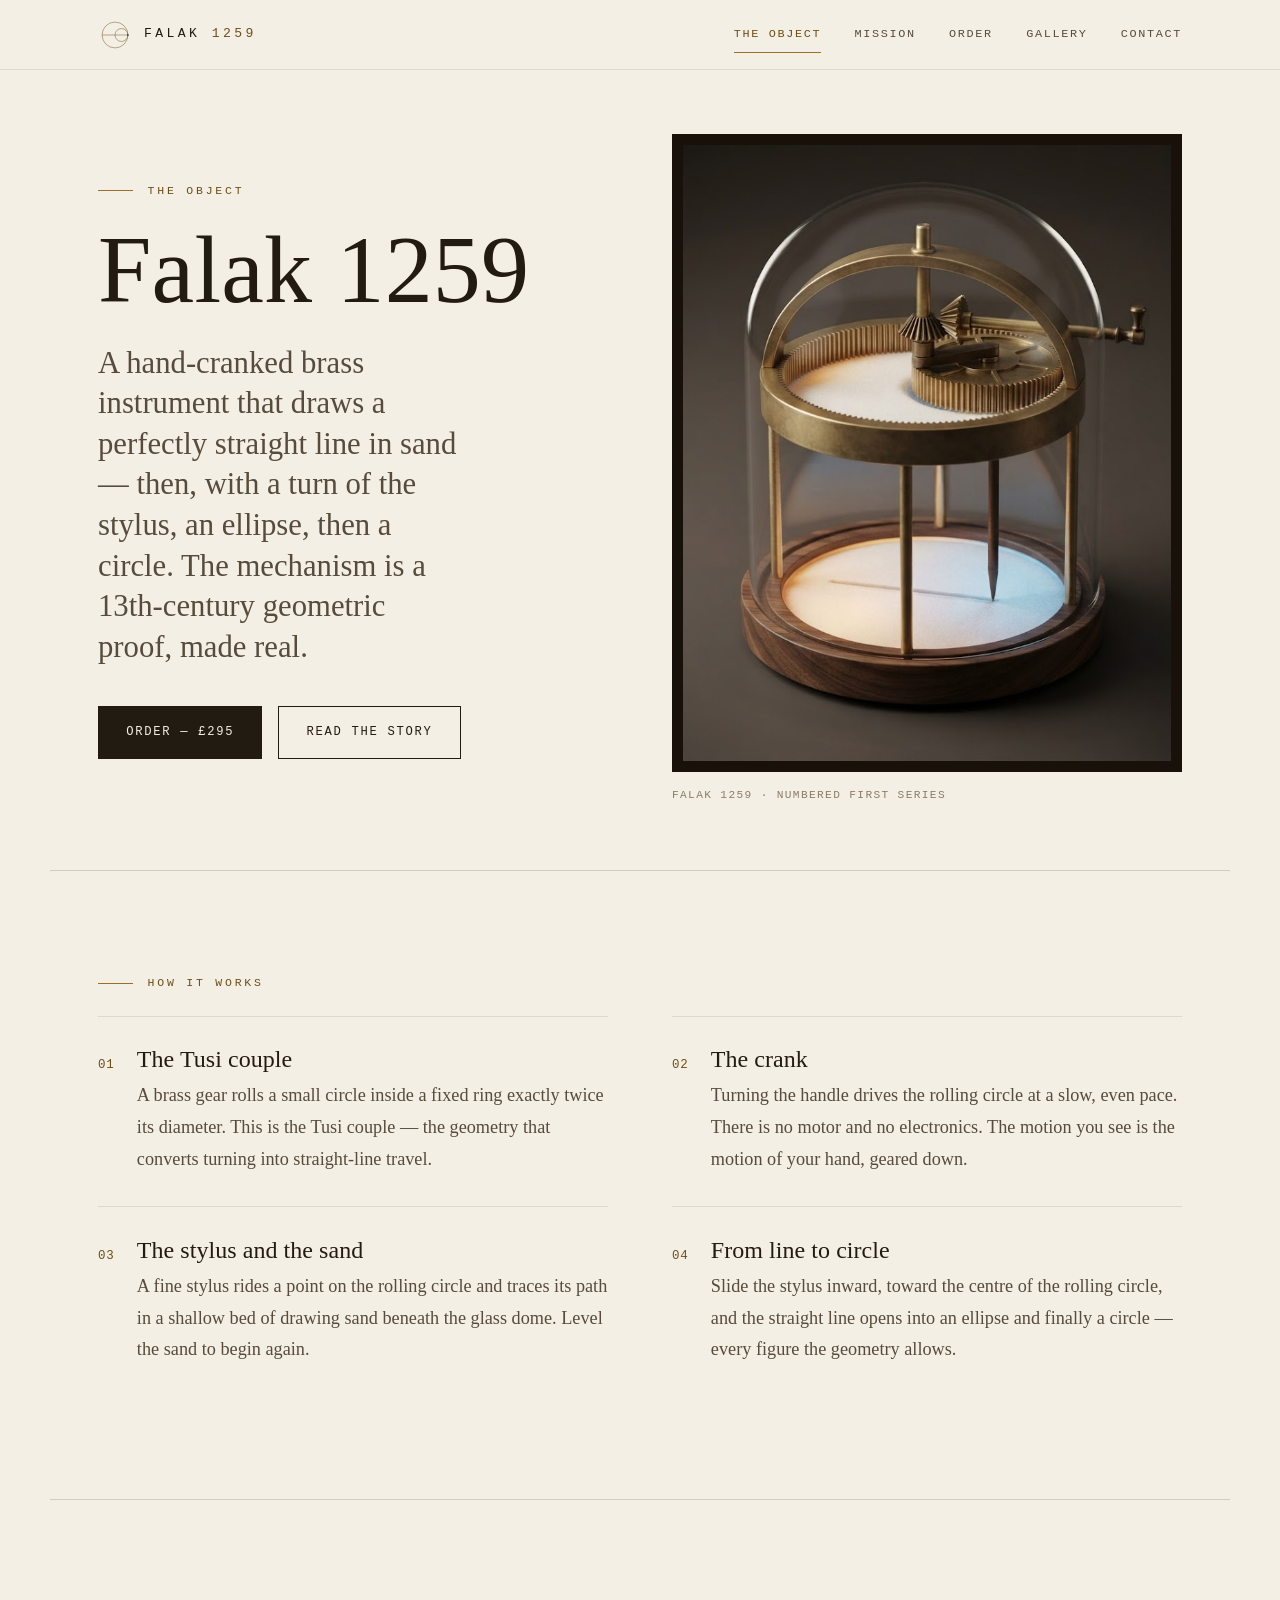
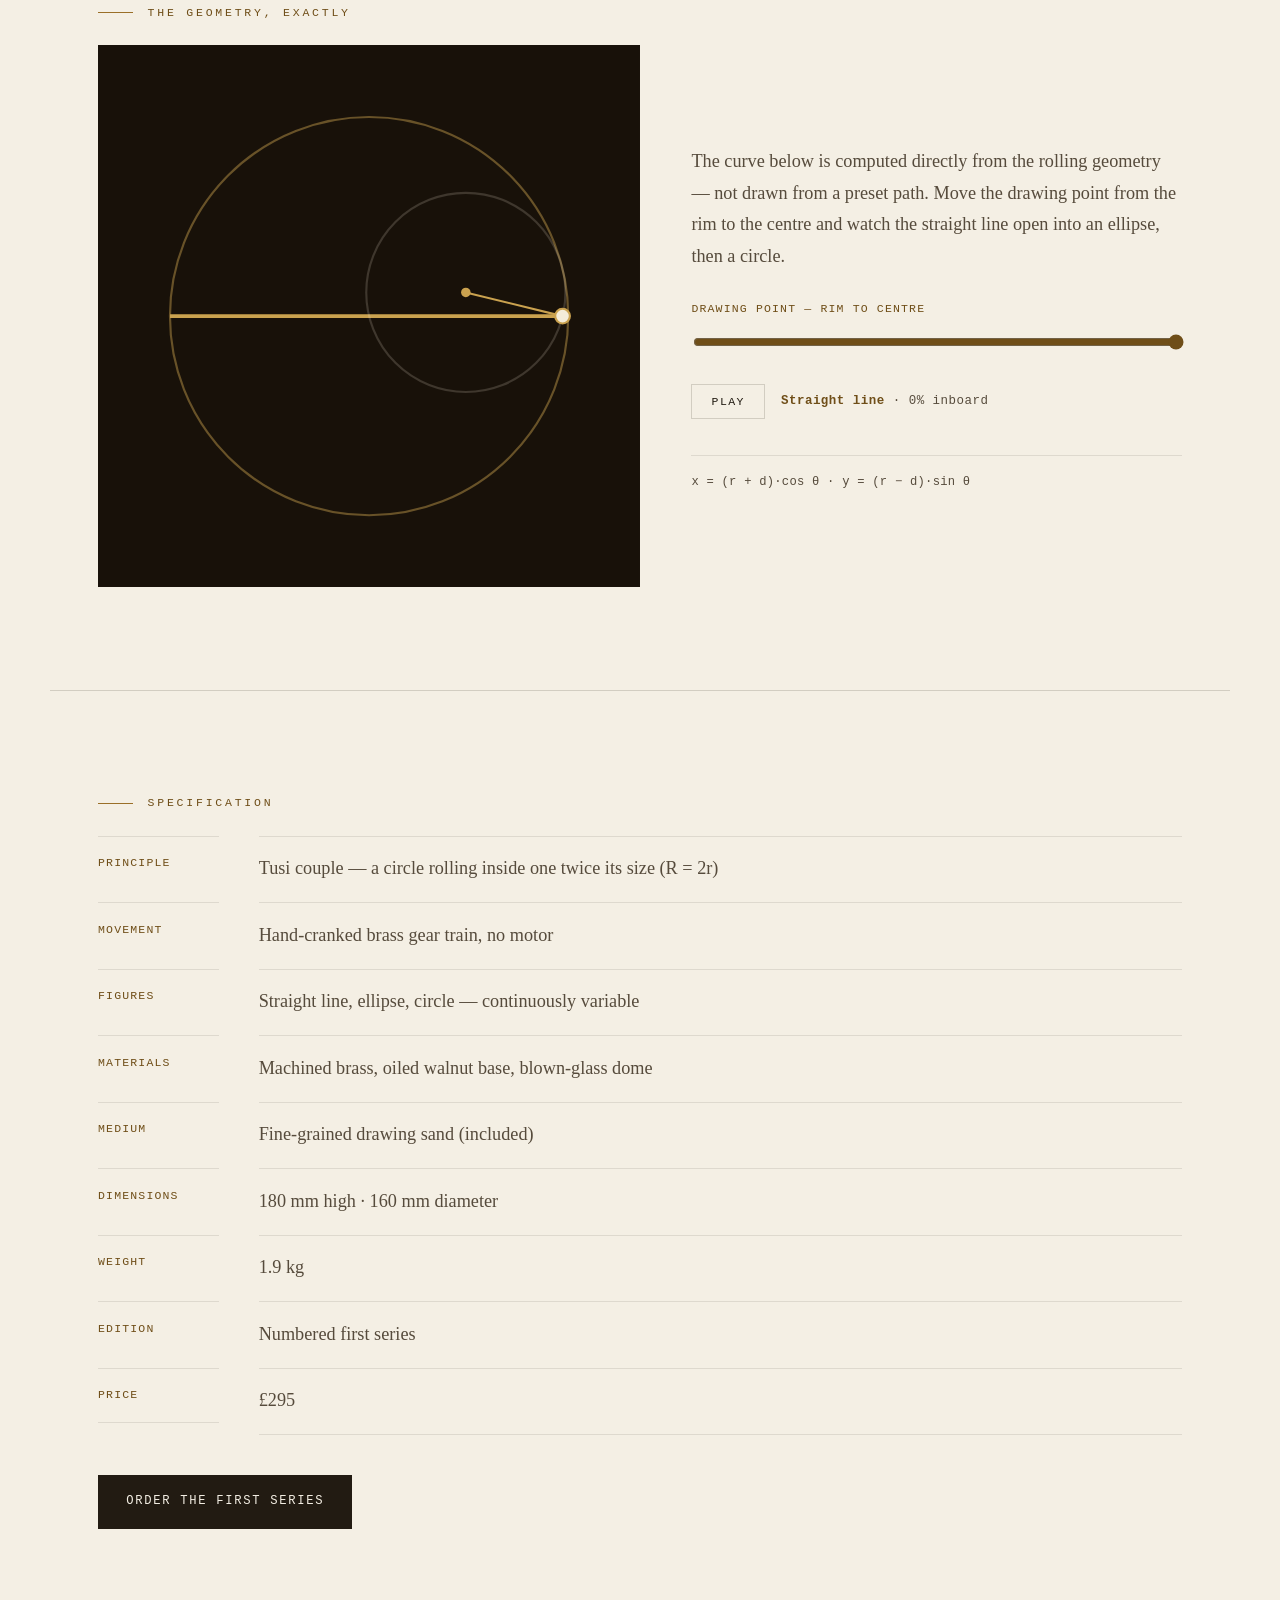
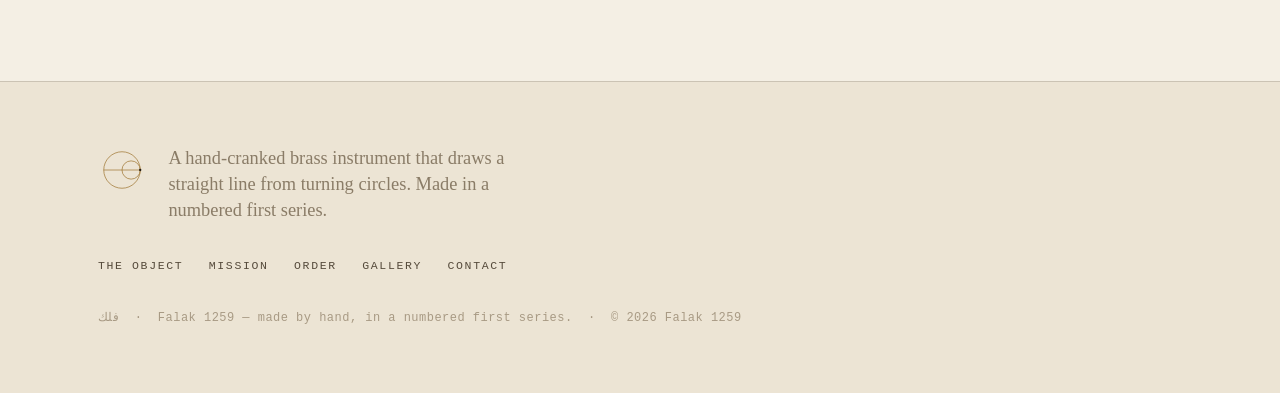
<file: index.html>
<!DOCTYPE html>
<html lang="en">
<head>
  <meta charset="UTF-8" />
  <meta name="viewport" content="width=device-width, initial-scale=1.0" />
  <meta name="description" content="Falak 1259 — a hand-cranked brass instrument that draws a perfectly straight line in sand using the Tusi couple, a 13th-century geometric proof." />
  <meta name="theme-color" content="#f4efe4" />
  <title>The Object · Falak 1259</title>
  <link rel="stylesheet" href="assets/css/styles.css" />
  <link rel="icon" href="data:image/svg+xml,%3Csvg xmlns='http://www.w3.org/2000/svg' viewBox='0 0 100 100'%3E%3Cg fill='none' stroke='%239a6f28' stroke-width='5'%3E%3Ccircle cx='50' cy='50' r='38'/%3E%3Ccircle cx='69' cy='50' r='19'/%3E%3Cline x1='12' y1='50' x2='88' y2='50'/%3E%3C/g%3E%3C/svg%3E" />
</head>
<body>
  <a class="skip-link" href="#main">Skip to content</a>
  <header class="site-header" data-site-header></header>

  <main id="main">

    <!-- Cover -->
    <section class="cover section--tight">
      <div class="wrap cover__grid">
        <div class="cover__text">
          <p class="eyebrow" data-content="object.eyebrow">The Object</p>
          <h1 class="cover__title" data-content="object.title">Falak 1259</h1>
          <p class="lede cover__lede" data-content="object.lede"></p>
          <div class="cover__cta">
            <a class="btn btn--solid" href="order.html" data-content="object.ctaOrder">Order — £295</a>
            <a class="btn" href="mission.html" data-content="object.ctaMission">Read the story</a>
          </div>
        </div>
        <figure class="cover__fig">
          <div class="cover__media">
            <img id="heroImg" src="assets/img/object-hero.jpg"
                 alt="Falak 1259 — a brass drawing instrument beneath a glass dome on a walnut base, drawing a straight line in the sand."
                 onerror="this.onerror=null;this.src='assets/img/object-hero.svg';" />
          </div>
          <figcaption class="cover__cap">Falak 1259 · numbered first series</figcaption>
        </figure>
      </div>
    </section>

    <hr class="rule wrap" />

    <!-- How it works -->
    <section class="section">
      <div class="wrap">
        <p class="eyebrow" data-content="object.howHeading">How it works</p>
        <ol class="steps" data-build="how-it-works"></ol>
      </div>
    </section>

    <hr class="rule wrap" />

    <!-- The animation -->
    <section class="section" id="tusi">
      <div class="wrap">
        <p class="eyebrow" data-content="object.animation.heading">The geometry, exactly</p>
        <div class="tusi">
          <div class="tusi__stage" data-tusi-stage></div>
          <div class="tusi__panel">
            <p data-content="object.animation.caption"></p>
            <div class="tusi__controls">
              <div>
                <label class="tusi__slider-label" for="tusiSlider" data-content="object.animation.sliderLabel">Drawing point — rim to centre</label>
                <input class="tusi-range" id="tusiSlider" type="range" min="0" max="1000" value="1000"
                       data-tusi-slider aria-describedby="tusiReadout" />
              </div>
              <div class="tusi__row">
                <button class="tusi__play" type="button" data-tusi-play aria-pressed="true">Pause</button>
                <p class="tusi__readout" id="tusiReadout">
                  <b data-tusi-figure>Straight line</b> · <span data-tusi-value>0% inboard</span>
                </p>
              </div>
              <p class="tusi__equation" data-content="object.animation.equation"></p>
            </div>
          </div>
        </div>
      </div>
    </section>

    <hr class="rule wrap" />

    <!-- Specification -->
    <section class="section">
      <div class="wrap">
        <p class="eyebrow" data-content="object.specHeading">Specification</p>
        <dl class="spec" data-build="spec"></dl>
        <p style="margin-top:2.5rem;">
          <a class="btn btn--solid" href="order.html">Order the first series</a>
        </p>
      </div>
    </section>

  </main>

  <footer class="site-footer" data-site-footer></footer>

  <script src="assets/js/content.js"></script>
  <script src="assets/js/render.js" defer></script>
  <script src="assets/js/tusi.js" defer></script>
</body>
</html>
</file>
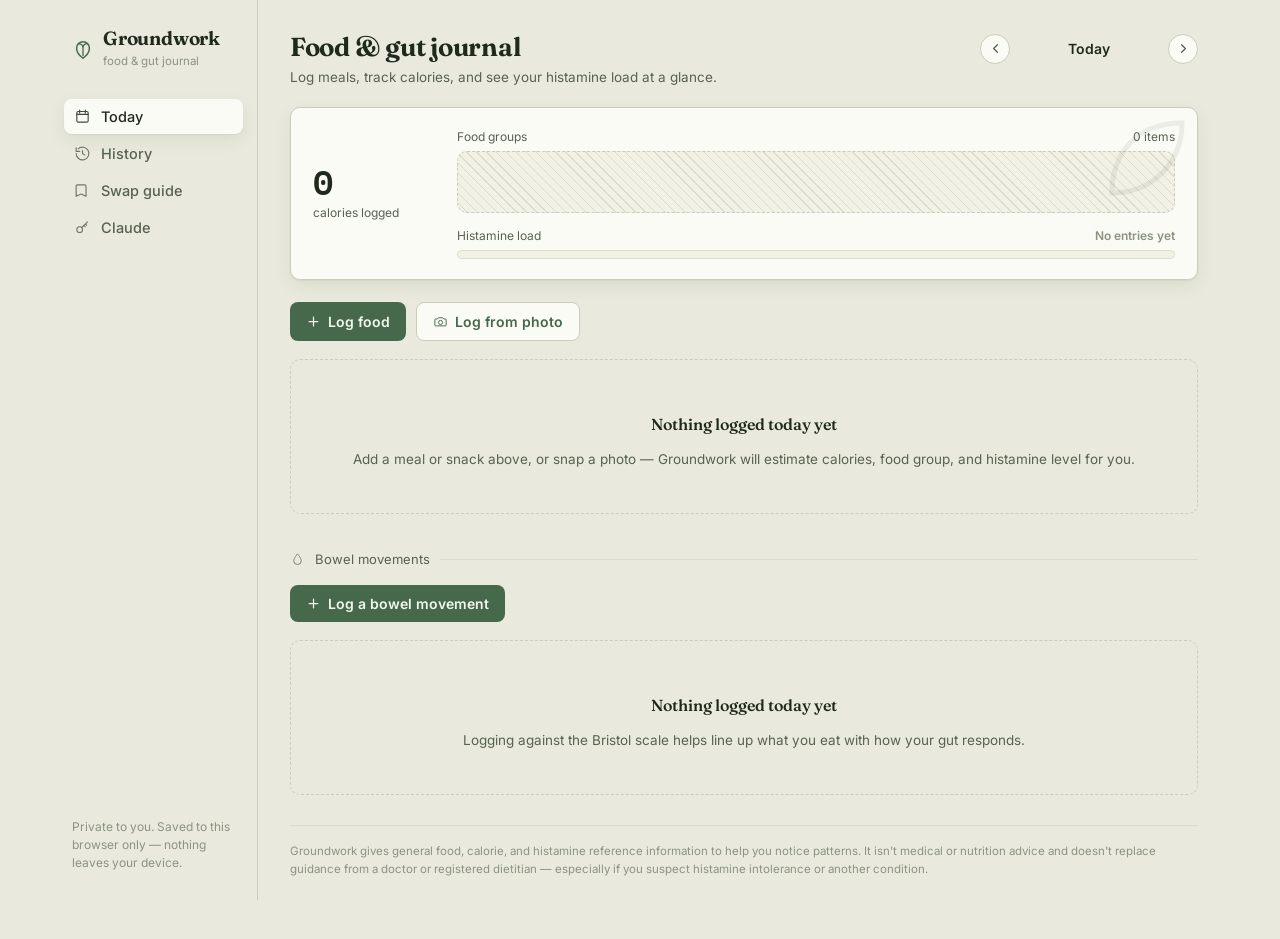
<file: groundwork/index.html>
<!doctype html>
<html lang="en">
<head>
<meta charset="utf-8" />
<meta name="viewport" content="width=device-width, initial-scale=1, viewport-fit=cover" />
<title>Groundwork — food &amp; gut journal</title>
<link rel="preconnect" href="https://fonts.googleapis.com">
<link rel="preconnect" href="https://fonts.gstatic.com" crossorigin>
<link href="https://fonts.googleapis.com/css2?family=Fraunces:ital,opsz,wght@0,9..144,420;0,9..144,560;0,9..144,650;1,9..144,500&family=Inter:wght@400;500;600;700&family=IBM+Plex+Mono:wght@500;600&display=swap" rel="stylesheet">
<style>
  :root{
    --ink:#1E2A1C; --ink-soft:#56634F; --ink-faint:#8A9480;
    --paper:#E9EADD; --surface:#FBFBF5; --surface-2:#F1F1E5;
    --line:#CBCDB9; --line-soft:#DBDCCB;
    --accent:#45694A; --accent-ink:#F4F6EE;
    --low:#3F7A4C; --low-bg:#E3EEDF;
    --med:#AD7E22; --med-bg:#F4EAD3;
    --high:#A24A2E; --high-bg:#F2E0D6;
    --shadow: 0 1px 2px rgba(30,42,28,.06), 0 6px 18px rgba(30,42,28,.07);
    --radius: 10px;
    color-scheme: light;
  }
  @media (prefers-color-scheme: dark){
    :root:not([data-theme="light"]){
      --ink:#E9ECE2; --ink-soft:#AEB8A4; --ink-faint:#71806A;
      --paper:#161C14; --surface:#1E251B; --surface-2:#232B1F;
      --line:#38412F; --line-soft:#2B3326;
      --accent:#7FAE80; --accent-ink:#12170F;
      --low:#7FAE80; --low-bg:#20301F;
      --med:#D7AE5C; --med-bg:#332A15;
      --high:#D98A6B; --high-bg:#3A231A;
      --shadow: 0 1px 2px rgba(0,0,0,.3), 0 8px 22px rgba(0,0,0,.35);
      color-scheme: dark;
    }
  }
  :root[data-theme="dark"]{
    --ink:#E9ECE2; --ink-soft:#AEB8A4; --ink-faint:#71806A;
    --paper:#161C14; --surface:#1E251B; --surface-2:#232B1F;
    --line:#38412F; --line-soft:#2B3326;
    --accent:#7FAE80; --accent-ink:#12170F;
    --low:#7FAE80; --low-bg:#20301F;
    --med:#D7AE5C; --med-bg:#332A15;
    --high:#D98A6B; --high-bg:#3A231A;
    --shadow: 0 1px 2px rgba(0,0,0,.3), 0 8px 22px rgba(0,0,0,.35);
    color-scheme: dark;
  }

  *{ box-sizing:border-box; }
  html{ scroll-padding-top: env(safe-area-inset-top, 0px); }
  html,body{ height:100%; }
  body{
    margin:0; background:var(--paper); color:var(--ink);
    font-family:'Inter', system-ui, sans-serif; font-size:15px; line-height:1.5;
    padding-top:env(safe-area-inset-top,0px); padding-bottom:env(safe-area-inset-bottom,0px);
    -webkit-font-smoothing:antialiased;
  }
  h1,h2,h3{ font-family:'Fraunces', serif; font-weight:650; margin:0; letter-spacing:-.01em; }
  button, input, select, textarea{ font-family:inherit; font-size:inherit; color:inherit; }
  button{ cursor:pointer; }
  a{ color:inherit; }
  ::selection{ background:var(--low-bg); }

  .app{ display:flex; min-height:100%; max-width:1180px; margin:0 auto; }

  /* ---------- Sidebar nav ---------- */
  .nav{
    width:208px; flex-shrink:0; padding:28px 14px; border-right:1px solid var(--line);
    display:flex; flex-direction:column; gap:28px; position:sticky; top:0; align-self:flex-start;
    height:100vh;
  }
  .brand{ display:flex; align-items:center; gap:9px; padding:0 8px; }
  .brand svg{ width:22px; height:22px; flex-shrink:0; }
  .brand-text h1{ font-size:19px; line-height:1.1; }
  .brand-text span{ font-size:11.5px; color:var(--ink-faint); }
  .nav-list{ list-style:none; margin:0; padding:0; display:flex; flex-direction:column; gap:2px; }
  .nav-item{
    display:flex; align-items:center; gap:10px; padding:9px 10px; border-radius:8px;
    color:var(--ink-soft); font-size:14.5px; font-weight:500; border:none; background:none; width:100%; text-align:left;
  }
  .nav-item svg{ width:17px; height:17px; flex-shrink:0; opacity:.85; }
  .nav-item:hover{ background:var(--surface-2); color:var(--ink); }
  .nav-item.active{ background:var(--surface); color:var(--ink); box-shadow:var(--shadow); }
  .nav-foot{ margin-top:auto; padding:0 8px; font-size:12px; color:var(--ink-faint); line-height:1.5; }
  .nav-foot button{ background:none; border:none; padding:0; color:var(--ink-soft); text-decoration:underline; text-underline-offset:2px; font-size:12px; }

  /* mobile bottom nav */
  .tabbar{ display:none; }

  main{ flex:1; min-width:0; padding:28px 32px 60px; }
  .topline{ display:flex; align-items:baseline; justify-content:space-between; gap:16px; margin-bottom:20px; flex-wrap:wrap; }
  .topline h2{ font-size:26px; }
  .topline .sub{ color:var(--ink-soft); font-size:13.5px; }

  .dateswitch{ display:flex; align-items:center; gap:4px; }
  .dateswitch button{
    width:30px; height:30px; border-radius:50%; border:1px solid var(--line); background:var(--surface); color:var(--ink-soft);
    display:flex; align-items:center; justify-content:center;
  }
  .dateswitch button:hover{ background:var(--surface-2); }
  .dateswitch .label{ font-size:14px; font-weight:600; min-width:150px; text-align:center; }
  .dateswitch .today-pill{
    font-size:11.5px; border:1px solid var(--line); border-radius:999px; padding:3px 10px; color:var(--ink-soft); background:var(--surface); margin-left:4px;
  }

  /* ---------- Summary card ---------- */
  .summary{
    background:var(--surface); border:1px solid var(--line); border-radius:var(--radius); box-shadow:var(--shadow);
    padding:20px 22px; margin-bottom:22px; position:relative; overflow:hidden;
  }
  .summary-leaf{ position:absolute; right:-10px; top:-10px; width:120px; height:120px; opacity:.07; pointer-events:none; }
  .summary-grid{ display:grid; grid-template-columns: auto 1fr; gap:26px; align-items:center; }
  .kcal-block{ min-width:118px; }
  .kcal-num{ font-family:'IBM Plex Mono', monospace; font-weight:600; font-size:34px; line-height:1; }
  .kcal-label{ font-size:12px; color:var(--ink-soft); margin-top:5px; }
  .meters{ display:flex; flex-direction:column; gap:14px; }
  .meter-row .meter-top{ display:flex; justify-content:space-between; font-size:12px; color:var(--ink-soft); margin-bottom:5px; }
  .groupbar{ height:9px; border-radius:5px; background:var(--surface-2); overflow:hidden; display:flex; border:1px solid var(--line-soft); }
  .groupbar span{ height:100%; }
  .groupbar.empty{ background:repeating-linear-gradient(45deg, var(--surface-2), var(--surface-2) 6px, var(--line-soft) 6px, var(--line-soft) 7px); }
  .histbar{ height:9px; border-radius:5px; background:var(--surface-2); border:1px solid var(--line-soft); position:relative; overflow:hidden; }
  .histbar .fill{ height:100%; border-radius:5px; }
  .hist-label{ font-size:12px; font-weight:600; }
  .legend{ display:flex; flex-wrap:wrap; gap:10px; margin-top:10px; }
  .legend-item{ display:flex; align-items:center; gap:5px; font-size:11.5px; color:var(--ink-soft); }
  .legend-dot{ width:8px; height:8px; border-radius:2px; display:inline-block; }

  /* ---------- Log form ---------- */
  .logbtn{
    display:inline-flex; align-items:center; gap:7px; background:var(--accent); color:var(--accent-ink);
    border:none; padding:10px 16px; border-radius:8px; font-weight:600; font-size:14px; margin-bottom:18px;
  }
  .logbtn:hover{ filter:brightness(1.06); }
  .logbtn svg{ width:15px; height:15px; }
  .log-actions{ display:flex; gap:10px; flex-wrap:wrap; }
  .logbtn.secondary{ background:var(--surface); color:var(--accent); border:1px solid var(--line); }
  .ai-card{ background:var(--surface); border:1px solid var(--line); border-radius:var(--radius); box-shadow:var(--shadow); padding:20px; margin-bottom:18px; max-width:640px; }
  .ai-card h3{ font-size:16px; margin-bottom:8px; }
  .ai-card p{ margin:0 0 12px; color:var(--ink-soft); font-size:13.5px; }
  .ai-card .field{ margin-bottom:12px; }
  .ai-card details{ margin:6px 0 14px; font-size:13.5px; color:var(--ink-soft); }
  .ai-card summary{ cursor:pointer; font-weight:600; color:var(--ink); }
  .ai-status{ font-size:13px; margin-top:12px; min-height:18px; color:var(--ink-soft); }
  .ai-status.ok{ color:var(--low); }
  .ai-status.err{ color:var(--high); }
  .ai-pill{ display:inline-block; font-size:11.5px; font-weight:600; padding:2px 8px; border-radius:99px; background:var(--surface-2); color:var(--ink-soft); border:1px solid var(--line-soft); }
  .ai-pill.on{ background:var(--low-bg); color:var(--low); }

  .form-card{
    background:var(--surface); border:1px solid var(--line); border-radius:var(--radius); box-shadow:var(--shadow);
    padding:20px 22px; margin-bottom:22px;
  }
  .form-card h3{ font-size:16px; margin-bottom:14px; }
  .field-row{ display:flex; gap:12px; flex-wrap:wrap; margin-bottom:12px; }
  .field{ display:flex; flex-direction:column; gap:5px; flex:1; min-width:140px; }
  .field.small{ flex:0 0 90px; min-width:90px; }
  .field label{ font-size:11.5px; color:var(--ink-soft); font-weight:600; }
  .field input, .field select, .field textarea{
    border:1px solid var(--line); background:var(--paper); border-radius:7px; padding:8px 10px; color:var(--ink);
  }
  .field input:focus, .field select:focus, .field textarea:focus{ outline:2px solid var(--accent); outline-offset:1px; }
  .match-hint{ font-size:12px; color:var(--ink-soft); margin-top:-4px; margin-bottom:10px; min-height:16px; }
  .match-hint b{ color:var(--ink); }
  .ask-claude-btn{ background:none; border:none; padding:0; color:var(--accent); font-weight:600; font-size:12px; text-decoration:underline; text-underline-offset:2px; display:inline-flex; align-items:center; gap:4px; }
  .ask-claude-btn svg{ width:11px; height:11px; }
  .photo-row{ display:flex; align-items:center; gap:12px; margin-bottom:14px; }
  .photo-preview{ width:56px; height:56px; border-radius:7px; object-fit:cover; border:1px solid var(--line); background:var(--surface-2); }
  .photo-btn{ border:1px dashed var(--line); background:var(--surface-2); border-radius:7px; padding:8px 12px; font-size:13px; color:var(--ink-soft); }
  .photo-btn:hover{ color:var(--ink); border-color:var(--ink-faint); }
  .swap-note{
    display:flex; gap:9px; background:var(--med-bg); color:var(--ink); border:1px solid var(--line-soft);
    border-radius:8px; padding:10px 12px; font-size:13px; margin-bottom:14px; align-items:flex-start;
  }
  .swap-note.high{ background:var(--high-bg); }
  .swap-note svg{ width:15px; height:15px; margin-top:1px; flex-shrink:0; }
  .food-row{ display:flex; gap:8px; align-items:flex-end; flex-wrap:wrap; margin-bottom:3px; }
  .food-row .field{ min-width:0; }
  .row-remove{ background:none; border:1px solid var(--line); border-radius:7px; width:34px; height:34px; flex-shrink:0; display:flex; align-items:center; justify-content:center; color:var(--ink-faint); }
  .row-remove:hover{ color:var(--high); border-color:var(--high); }
  .addrow-btn{ display:inline-flex; align-items:center; gap:6px; background:none; border:1px dashed var(--line); border-radius:7px; padding:7px 12px; font-size:12.5px; color:var(--ink-soft); margin:2px 0 16px; }
  .addrow-btn:hover{ color:var(--ink); border-color:var(--ink-faint); }
  .addrow-btn svg{ width:13px; height:13px; }
  .combined-preview{
    background:var(--surface-2); border:1px solid var(--line-soft); border-radius:8px; padding:10px 13px;
    font-size:13px; margin-bottom:14px; display:flex; gap:14px; align-items:center; flex-wrap:wrap;
  }
  .combined-preview .ck{ font-family:'IBM Plex Mono', monospace; font-weight:600; }
  .entry-items{ display:flex; flex-wrap:wrap; gap:7px; margin-top:9px; }
  .entry-items .tag{
    background:var(--surface-2); border:1px solid var(--line-soft); padding:3px 9px; border-radius:999px; gap:6px;
  }
  .form-actions{ display:flex; gap:10px; justify-content:flex-end; }
  .btn-ghost{ background:none; border:1px solid var(--line); border-radius:7px; padding:9px 14px; font-size:13.5px; color:var(--ink-soft); }
  .btn-ghost:hover{ color:var(--ink); }
  .btn-primary{ background:var(--accent); color:var(--accent-ink); border:none; border-radius:7px; padding:9px 16px; font-size:13.5px; font-weight:600; }
  .btn-primary:hover{ filter:brightness(1.06); }
  .btn-primary:disabled{ opacity:.55; cursor:default; }

  /* ---------- Entry list ---------- */
  .entry-list{ display:flex; flex-direction:column; gap:10px; }
  .entry{
    background:var(--surface); border:1px solid var(--line); border-radius:var(--radius);
    padding:13px 14px; display:flex; gap:12px; align-items:flex-start;
  }
  .entry-thumb{ width:52px; height:52px; border-radius:8px; object-fit:cover; flex-shrink:0; background:var(--surface-2); border:1px solid var(--line-soft); }
  .entry-thumb.placeholder{ display:flex; align-items:center; justify-content:center; color:var(--ink-faint); }
  .entry-thumb.placeholder svg{ width:20px; height:20px; }
  .entry-body{ flex:1; min-width:0; }
  .entry-top{ display:flex; justify-content:space-between; gap:10px; }
  .entry-name{ font-weight:600; font-size:14.5px; }
  .entry-time{ font-size:12px; color:var(--ink-faint); white-space:nowrap; font-family:'IBM Plex Mono', monospace; }
  .entry-meta{ display:flex; flex-wrap:wrap; gap:8px; margin-top:6px; align-items:center; }
  .tag{ display:inline-flex; align-items:center; gap:5px; font-size:12px; color:var(--ink-soft); }
  .tag svg{ width:13px; height:13px; opacity:.8; }
  .kcal-chip{ font-family:'IBM Plex Mono', monospace; font-size:12.5px; font-weight:600; color:var(--ink); }
  .hist-chip{ display:inline-flex; align-items:center; gap:5px; font-size:12px; font-weight:600; padding:2px 8px; border-radius:999px; }
  .hist-chip.low{ background:var(--low-bg); color:var(--low); }
  .hist-chip.medium{ background:var(--med-bg); color:var(--med); }
  .hist-chip.high{ background:var(--high-bg); color:var(--high); }
  .entry-swap{ font-size:12.5px; color:var(--ink-soft); margin-top:7px; display:flex; gap:6px; }
  .entry-swap svg{ width:13px; height:13px; margin-top:1px; flex-shrink:0; opacity:.8; }
  .entry-note{ font-size:12.5px; color:var(--ink-soft); margin-top:6px; font-style:italic; }
  .entry-del{ background:none; border:none; color:var(--ink-faint); padding:4px; border-radius:6px; flex-shrink:0; }
  .entry-del:hover{ color:var(--high); background:var(--high-bg); }
  .entry-del svg{ width:15px; height:15px; display:block; }

  .empty{
    border:1px dashed var(--line); border-radius:var(--radius); padding:30px 20px; text-align:center;
    color:var(--ink-soft); font-size:13.5px;
  }
  .empty h4{ font-family:'Fraunces', serif; font-size:16px; color:var(--ink); margin-bottom:5px; font-weight:560;}

  /* ---------- History ---------- */
  .history-day{
    background:var(--surface); border:1px solid var(--line); border-radius:var(--radius); padding:14px 16px;
    display:flex; justify-content:space-between; align-items:center; margin-bottom:9px; width:100%; text-align:left;
  }
  .history-day:hover{ border-color:var(--ink-faint); }
  .history-date{ font-weight:600; font-size:14.5px; }
  .history-sub{ font-size:12px; color:var(--ink-soft); margin-top:3px; }
  .history-right{ display:flex; align-items:center; gap:14px; }
  .history-kcal{ font-family:'IBM Plex Mono', monospace; font-weight:600; font-size:14px; }

  /* ---------- Guide ---------- */
  .guide-intro{
    background:var(--surface-2); border:1px solid var(--line-soft); border-radius:var(--radius);
    padding:14px 16px; font-size:13px; color:var(--ink-soft); margin-bottom:20px; line-height:1.55;
  }
  .guide-search{ margin-bottom:18px; }
  .guide-search input{ width:100%; max-width:360px; border:1px solid var(--line); background:var(--surface); border-radius:8px; padding:9px 12px; }
  .guide-section{ margin-bottom:26px; }
  .guide-section h3{ font-size:15px; display:flex; align-items:center; gap:8px; margin-bottom:10px; }
  .guide-dot{ width:9px; height:9px; border-radius:2px; display:inline-block; }
  .guide-grid{ display:grid; grid-template-columns:repeat(auto-fill, minmax(240px,1fr)); gap:10px; }
  .guide-card{ background:var(--surface); border:1px solid var(--line); border-radius:9px; padding:11px 13px; }
  .guide-card .gname{ font-weight:600; font-size:13.5px; }
  .guide-card .gmeta{ font-size:11.5px; color:var(--ink-faint); margin-top:2px; }
  .guide-card .gswap{ font-size:12px; color:var(--ink-soft); margin-top:7px; display:flex; gap:5px; }
  .guide-card .gswap svg{ width:12px; height:12px; margin-top:1px; flex-shrink:0; opacity:.75; }

  .section-divider{ margin:36px 0 16px; display:flex; align-items:center; gap:10px; color:var(--ink-soft); font-size:13px; }
  .section-divider::after{ content:""; flex:1; height:1px; background:var(--line-soft); }
  .section-divider svg{ width:15px; height:15px; opacity:.8; }

  .bristol-grid{ display:grid; grid-template-columns:repeat(auto-fill,minmax(82px,1fr)); gap:8px; margin-bottom:6px; }
  .bristol-btn{ border:1px solid var(--line); background:var(--surface); border-radius:9px; padding:10px 6px 8px; display:flex; flex-direction:column; align-items:center; gap:4px; font-size:10.5px; color:var(--ink-soft); text-align:center; line-height:1.25; }
  .bristol-btn .bn{ font-family:'IBM Plex Mono', monospace; font-weight:700; font-size:17px; color:var(--ink); }
  .bristol-btn:hover{ border-color:var(--ink-faint); }
  .bristol-btn.selected{ border-color:var(--accent); background:var(--low-bg); }
  .bristol-btn.selected .bn{ color:var(--accent); }
  .bristol-desc{ font-size:12.5px; color:var(--ink-soft); margin:4px 0 14px; min-height:16px; }

  .stool-list{ display:flex; flex-direction:column; gap:10px; }
  .stool-entry{ background:var(--surface); border:1px solid var(--line); border-radius:var(--radius); padding:12px 14px; display:flex; gap:12px; align-items:center; }
  .stool-badge{ width:40px; height:40px; border-radius:50%; display:flex; align-items:center; justify-content:center; font-family:'IBM Plex Mono', monospace; font-weight:700; font-size:15px; flex-shrink:0; }
  .stool-badge.constipation{ background:var(--med-bg); color:var(--med); }
  .stool-badge.normal{ background:var(--low-bg); color:var(--low); }
  .stool-badge.loose{ background:var(--high-bg); color:var(--high); }
  .stool-body{ flex:1; min-width:0; }
  .stool-top{ display:flex; justify-content:space-between; gap:10px; }
  .stool-label{ font-weight:600; font-size:14px; }
  .stool-sub{ font-size:12px; color:var(--ink-soft); margin-top:2px; }
  .stool-note{ font-size:12.5px; color:var(--ink-soft); margin-top:5px; font-style:italic; }

  footer.disclaimer{
    margin-top:30px; font-size:11.5px; color:var(--ink-faint); line-height:1.6; border-top:1px solid var(--line-soft); padding-top:16px;
  }

  @media (max-width: 860px){
    .app{ flex-direction:column; }
    .nav{ display:none; }
    .tabbar{
      display:flex; position:fixed; bottom:0; left:0; right:0; background:var(--surface); border-top:1px solid var(--line);
      padding:8px 10px calc(8px + env(safe-area-inset-bottom,0px)); justify-content:space-around; z-index:20;
    }
    .tabbar button{ background:none; border:none; display:flex; flex-direction:column; align-items:center; gap:3px; color:var(--ink-faint); font-size:10.5px; font-weight:600; padding:4px 10px; }
    .tabbar button svg{ width:19px; height:19px; }
    .tabbar button.active{ color:var(--accent); }
    main{ padding:20px 16px 90px; }
    .summary-grid{ grid-template-columns:1fr; gap:16px; }
    .brand{ padding:16px 4px 0; }
  }
</style>
</head>
<body>
<div class="app">

  <nav class="nav" id="sidenav">
    <div class="brand">
      <svg viewBox="0 0 24 24" fill="none"><path d="M12 21c-4-3-7-7-7-11a7 7 0 0 1 14 0c0 4-3 8-7 11Z" stroke="var(--accent)" stroke-width="1.6"/><path d="M12 10v8M12 10c0-3 2-5 5-5M12 10c0-2.5-1.7-4.3-4-4.6" stroke="var(--accent)" stroke-width="1.4" stroke-linecap="round"/></svg>
      <div class="brand-text"><h1>Groundwork</h1><span>food &amp; gut journal</span></div>
    </div>
    <ul class="nav-list" id="navList"></ul>
    <div class="nav-foot">
      Private to you. Saved to <span id="whoAmI">—</span>.
    </div>
  </nav>

  <main id="main"></main>
</div>

<div class="tabbar" id="tabbar"></div>

<script>
(function(){
  "use strict";

  /* ============ Icons ============ */
  const ICONS = {
    today: '<svg viewBox="0 0 24 24" fill="none"><rect x="4" y="5" width="16" height="15" rx="2" stroke="currentColor" stroke-width="1.6"/><path d="M4 9h16M8 3v4M16 3v4" stroke="currentColor" stroke-width="1.6" stroke-linecap="round"/></svg>',
    history: '<svg viewBox="0 0 24 24" fill="none"><path d="M3 12a9 9 0 1 0 3-6.7" stroke="currentColor" stroke-width="1.6" stroke-linecap="round"/><path d="M3 4v5h5" stroke="currentColor" stroke-width="1.6" stroke-linecap="round" stroke-linejoin="round"/><path d="M12 8v4l3 2" stroke="currentColor" stroke-width="1.6" stroke-linecap="round"/></svg>',
    guide: '<svg viewBox="0 0 24 24" fill="none"><path d="M5 4h10a2 2 0 0 1 2 2v14l-7-3-7 3V6a2 2 0 0 1 2-2Z" stroke="currentColor" stroke-width="1.6" stroke-linejoin="round"/></svg>',
    plus: '<svg viewBox="0 0 24 24" fill="none"><path d="M12 5v14M5 12h14" stroke="currentColor" stroke-width="2" stroke-linecap="round"/></svg>',
    camera: '<svg viewBox="0 0 24 24" fill="none"><path d="M4 8h3l1.5-2h7L17 8h3a1 1 0 0 1 1 1v9a1 1 0 0 1-1 1H4a1 1 0 0 1-1-1V9a1 1 0 0 1 1-1Z" stroke="currentColor" stroke-width="1.5" stroke-linejoin="round"/><circle cx="12" cy="13.5" r="3.3" stroke="currentColor" stroke-width="1.5"/></svg>',
    trash: '<svg viewBox="0 0 24 24" fill="none"><path d="M5 7h14M9 7V5a1 1 0 0 1 1-1h4a1 1 0 0 1 1 1v2m-9 0 1 13a1 1 0 0 0 1 1h8a1 1 0 0 0 1-1l1-13" stroke="currentColor" stroke-width="1.5" stroke-linecap="round" stroke-linejoin="round"/></svg>',
    swap: '<svg viewBox="0 0 24 24" fill="none"><path d="M4 9h13l-3-3m3 3-3 3M20 15H7l3 3m-3-3 3-3" stroke="currentColor" stroke-width="1.5" stroke-linecap="round" stroke-linejoin="round"/></svg>',
    leaf: '<svg viewBox="0 0 24 24" fill="none"><path d="M5 19c8 0 14-6 14-14C10 5 5 11 5 19Z" stroke="currentColor" stroke-width="1.5"/><path d="M5 19c2-5 5-8 10-10" stroke="currentColor" stroke-width="1.3"/></svg>',
    wheat: '<svg viewBox="0 0 24 24" fill="none"><path d="M12 3v18" stroke="currentColor" stroke-width="1.4"/><path d="M12 6c-2 0-3-1-3-2m3 2c2 0 3-1 3-2M12 10c-2 0-3-1-3-2m3 2c2 0 3-1 3-2M12 14c-2 0-3-1-3-2m3 2c2 0 3-1 3-2M12 18c-2 0-3-1-3-2m3 2c2 0 3-1 3-2" stroke="currentColor" stroke-width="1.2" stroke-linecap="round"/></svg>',
    drop: '<svg viewBox="0 0 24 24" fill="none"><path d="M12 3s6 7 6 11a6 6 0 0 1-12 0c0-4 6-11 6-11Z" stroke="currentColor" stroke-width="1.5"/></svg>',
    meat: '<svg viewBox="0 0 24 24" fill="none"><path d="M8 15c-3-3-3-8 1-10 3-2 7 0 9 3 2 4 1 9-3 11-2 1-4 0-5-1l-4 4-2-2 4-5Z" stroke="currentColor" stroke-width="1.4" stroke-linejoin="round"/></svg>',
    apple: '<svg viewBox="0 0 24 24" fill="none"><path d="M12 9c-4-3-9 0-9 5.5S7 21 10 19c1-.7 1-1 2-1s1 .3 2 1c3 2 7-.5 7-6S16 6 12 9Z" stroke="currentColor" stroke-width="1.4"/><path d="M12 9c0-2 1-4 3-5" stroke="currentColor" stroke-width="1.3" stroke-linecap="round"/></svg>',
    candy: '<svg viewBox="0 0 24 24" fill="none"><rect x="7" y="7" width="10" height="10" rx="3" stroke="currentColor" stroke-width="1.4"/><path d="M7 9 3 7v10l4-2M17 9l4-2v10l-4-2" stroke="currentColor" stroke-width="1.3" stroke-linejoin="round"/></svg>',
    cup: '<svg viewBox="0 0 24 24" fill="none"><path d="M6 8h10l-1 10a2 2 0 0 1-2 2H9a2 2 0 0 1-2-2L6 8Z" stroke="currentColor" stroke-width="1.4" stroke-linejoin="round"/><path d="M16 9h2a2 2 0 0 1 0 4h-1.3" stroke="currentColor" stroke-width="1.3"/></svg>',
    key: '<svg viewBox="0 0 24 24" fill="none"><circle cx="8" cy="15" r="4" stroke="currentColor" stroke-width="1.5"/><path d="m11 12 8-8m-3 3 2 2m-4 0 2 2" stroke="currentColor" stroke-width="1.5" stroke-linecap="round"/></svg>',
    mixed: '<svg viewBox="0 0 24 24" fill="none"><circle cx="8" cy="8" r="4" stroke="currentColor" stroke-width="1.4"/><circle cx="15" cy="15" r="4" stroke="currentColor" stroke-width="1.4"/></svg>'
  };
  const GROUP_ICON = { protein:ICONS.meat, vegetable:ICONS.leaf, fruit:ICONS.apple, grain:ICONS.wheat, dairy:ICONS.drop, fat:ICONS.drop, sweet:ICONS.candy, beverage:ICONS.cup, mixed:ICONS.mixed, other:ICONS.mixed };
  const GROUP_LABEL = { protein:"Protein", vegetable:"Vegetable", fruit:"Fruit", grain:"Grain", dairy:"Dairy", fat:"Fat / oil", sweet:"Sweet / processed", beverage:"Beverage", mixed:"Mixed dish", other:"Other" };
  const HIST_LABEL = { low:"Low histamine", medium:"Medium histamine", high:"High histamine" };
  const HIST_SCORE = { low:1, medium:2, high:3 };
  const GROUP_SWAP_DEFAULT = {
    protein:"a freshly cooked, unprocessed cut of meat, poultry, or fish eaten the same day",
    vegetable:"a fresh, mild vegetable such as zucchini, carrot, or lettuce",
    fruit:"a lower-histamine fruit such as pear, apple, mango, or blueberries",
    grain:"a freshly made, unfermented grain such as rice, quinoa, or plain pasta",
    dairy:"a fresh, unaged option such as mozzarella, ricotta, or fresh milk",
    fat:"a plain cooking oil such as olive or coconut oil",
    sweet:"a treat made with carob instead of cocoa, or fresh fruit for sweetness",
    beverage:"water, a mild herbal tea, or a diluted juice",
    mixed:"a simpler version made with fresher, less-aged ingredients",
    other:"a fresher, less processed version of this food"
  };

  /* ============ Reference food database (approximate values, per 100g/100ml) ============ */
  // h: 0 low, 1 medium, 2 high
  const FOODS = [
    ["Chicken breast, cooked",165,"protein",0],
    ["Turkey breast, cooked",135,"protein",0],
    ["Beef, cooked (fresh)",250,"protein",0],
    ["Pork chop, cooked",231,"protein",0],
    ["Salmon, freshly cooked",208,"protein",0],
    ["White fish, freshly cooked",105,"protein",0],
    ["Eggs, boiled",155,"protein",0],
    ["Tofu",76,"protein",0],
    ["Lentils, cooked",116,"protein",0],
    ["Chickpeas, cooked",164,"protein",0],
    ["Black beans, cooked",132,"protein",1],
    ["Canned tuna",132,"protein",2,"a freshly cooked white fish eaten the same day"],
    ["Smoked salmon",117,"protein",2,"a freshly baked salmon fillet"],
    ["Shrimp / shellfish",99,"protein",2,"fresh cod or haddock, cooked the same day"],
    ["Bacon, cured",541,"protein",2,"freshly cooked, unsmoked pork loin"],
    ["Salami / cured sausage",336,"protein",2,"a freshly grilled chicken sausage without cure or nitrates"],
    ["Deli ham, processed",145,"protein",2,"freshly roasted turkey breast, sliced the same day"],
    ["Tempeh (fermented soy)",192,"protein",2,"plain tofu"],
    ["Leftovers, meat (2+ days old)",200,"protein",2,"a freshly cooked portion, or freeze leftovers right after cooking"],

    ["Spinach",23,"vegetable",2,"baby kale or romaine lettuce"],
    ["Tomato",18,"vegetable",2,"red bell pepper or roasted pumpkin"],
    ["Eggplant",25,"vegetable",2,"zucchini or yellow squash"],
    ["Avocado",160,"vegetable",2,"a small drizzle of olive oil instead"],
    ["Mushrooms",22,"vegetable",1,"zucchini or green beans"],
    ["Onion, fresh",40,"vegetable",1,"chives or the green tops of scallions"],
    ["Garlic",149,"vegetable",1,"a pinch of asafoetida or garlic-infused oil"],
    ["Sauerkraut",19,"vegetable",2,"steamed cabbage with a squeeze of lemon"],
    ["Kimchi",15,"vegetable",2,"fresh steamed cabbage or bok choy"],
    ["Olives",115,"vegetable",2,"fresh cucumber slices for a briny crunch"],
    ["Zucchini",17,"vegetable",0],
    ["Broccoli",34,"vegetable",0],
    ["Carrot",41,"vegetable",0],
    ["Bell pepper, red",31,"vegetable",0],
    ["Cucumber",15,"vegetable",0],
    ["Lettuce, romaine",17,"vegetable",0],
    ["Sweet potato",86,"vegetable",0],
    ["Potato",77,"vegetable",0],
    ["Pumpkin / squash",26,"vegetable",0],
    ["Green beans",31,"vegetable",0],
    ["Cabbage, fresh",25,"vegetable",0],
    ["Cauliflower",25,"vegetable",0],

    ["Apple",52,"fruit",0],
    ["Pear",57,"fruit",0],
    ["Blueberries",57,"fruit",0],
    ["Grapes",69,"fruit",0],
    ["Watermelon",30,"fruit",0],
    ["Mango",60,"fruit",0],
    ["Banana",89,"fruit",1,"apple or blueberries"],
    ["Strawberries",32,"fruit",2,"blueberries or pear"],
    ["Orange / citrus",47,"fruit",2,"pear or melon"],
    ["Lemon / lime",29,"fruit",2,"a splash of apple cider vinegar-free brightness, like fresh herbs"],
    ["Pineapple",50,"fruit",2,"melon or pear"],
    ["Dried apricots",241,"fruit",2,"fresh apricots or apple slices"],
    ["Raisins / dried fruit",299,"fruit",2,"fresh grapes"],

    ["White rice, cooked",130,"grain",0],
    ["Brown rice, cooked",123,"grain",0],
    ["Quinoa, cooked",120,"grain",0],
    ["Oats, cooked",71,"grain",0],
    ["Pasta, cooked",131,"grain",0],
    ["Corn tortilla",218,"grain",0],
    ["Couscous, cooked",112,"grain",0],
    ["White bread, fresh",265,"grain",1,"a soda bread or rice cake made without yeast"],
    ["Sourdough bread",289,"grain",2,"a fresh, unfermented flatbread or rice cake"],
    ["Instant noodles",436,"grain",1,"fresh rice noodles in a simple broth"],

    ["Milk, fresh",61,"dairy",0],
    ["Mozzarella, fresh",280,"dairy",0],
    ["Ricotta",174,"dairy",0],
    ["Butter",717,"fat",0],
    ["Cheddar, aged",403,"dairy",2,"fresh mozzarella or ricotta"],
    ["Parmesan, aged",431,"dairy",2,"a sprinkle of nutritional yeast"],
    ["Blue cheese",353,"dairy",2,"a small amount of fresh goat cheese"],
    ["Yogurt, fermented",59,"dairy",2,"fresh milk or a lactose-free alternative"],
    ["Kefir",41,"dairy",2,"fresh milk or a lactose-free alternative"],

    ["Olive oil",884,"fat",0],
    ["Coconut oil",862,"fat",0],
    ["Almonds",579,"fat",0],
    ["Cashews",553,"fat",1,"macadamia nuts"],
    ["Peanuts",567,"fat",1,"sunflower seed butter"],
    ["Walnuts",654,"fat",2,"macadamia nuts or pumpkin seeds"],
    ["Vinegar / balsamic",88,"fat",2,"a squeeze of fresh lemon juice"],
    ["Soy sauce, fermented",53,"fat",2,"coconut aminos"],
    ["Mustard",66,"fat",1,"fresh herbs like dill or tarragon"],
    ["Ketchup",101,"fat",2,"a pureed roasted red pepper sauce"],
    ["Vinaigrette dressing",150,"fat",2,"olive oil with fresh lemon juice"],

    ["Dark chocolate",546,"sweet",2,"carob chips"],
    ["Milk chocolate",535,"sweet",1,"a few fresh low-histamine berries for sweetness"],
    ["Potato chips",536,"sweet",0],
    ["Plain crackers",440,"sweet",0],

    ["Water",0,"beverage",0],
    ["Herbal tea",1,"beverage",0],
    ["Black tea",1,"beverage",1,"chamomile or peppermint tea"],
    ["Coffee",2,"beverage",1,"roasted dandelion-root tea"],
    ["Energy drink",45,"beverage",1,"sparkling water with citrus"],
    ["Red wine",85,"beverage",2,"sparkling water with fresh fruit"],
    ["Beer",43,"beverage",2,"sparkling water, or kombucha only if well tolerated"],
    ["Kombucha",30,"beverage",2,"sparkling water with a splash of apple juice"],

    ["Pizza, cheese",266,"mixed",1,"a flatbread with pesto, mozzarella, and roasted vegetables instead of tomato sauce"]
  ];
  const BRISTOL = [
    {n:1, label:"Separate hard lumps", desc:"Hard to pass — often a sign of constipation", cls:"constipation"},
    {n:2, label:"Lumpy, sausage-shaped", desc:"Hard and lumpy — mild constipation", cls:"constipation"},
    {n:3, label:"Sausage with cracks", desc:"Normal", cls:"normal"},
    {n:4, label:"Smooth, soft sausage", desc:"Normal — the easiest type to pass", cls:"normal"},
    {n:5, label:"Soft blobs, clear edges", desc:"On the loose side, often low fiber", cls:"loose"},
    {n:6, label:"Mushy, ragged edges", desc:"Mild diarrhea", cls:"loose"},
    {n:7, label:"Liquid, no solid pieces", desc:"Diarrhea", cls:"loose"}
  ];
  const CLASS_LABEL = { constipation:"Constipation", normal:"Normal", loose:"Loose / diarrhea" };

  const FOOD_INDEX = {};
  FOODS.forEach(f=>{ FOOD_INDEX[f[0].toLowerCase()] = f; });
  const HIST_NAME = ["low","medium","high"];

  /* ============ State ============ */
  let uid = null, db = null, user = null, assets = null, sample = null;
  let entries = [];           // all loaded entries
  let view = "today";         // today | history | guide
  let selectedDate = todayStr();
  let photoBlob = null, photoPreviewUrl = null, photoFile = null;
  let formOpen = false;
  let offlineMode = false;
  function freshFormItem(){ return {name:"", servings:1, kcal:"", group:"protein", histamine:"low"}; }
  let formItems = [freshFormItem()];
  let formMealName = "", formNote = "";

  let stools = [];
  let stoolFormOpen = false, stoolFormType = null, stoolFormNote = "";

  function todayStr(d){ const dt = d || new Date(); return dt.getFullYear()+"-"+String(dt.getMonth()+1).padStart(2,"0")+"-"+String(dt.getDate()).padStart(2,"0"); }
  function timeStr(d){ return d.toLocaleTimeString(undefined,{hour:"numeric",minute:"2-digit"}); }
  function prettyDate(ds){
    const [y,m,d] = ds.split("-").map(Number);
    const dt = new Date(y,m-1,d);
    const isToday = ds === todayStr();
    if(isToday) return "Today";
    const yest = new Date(); yest.setDate(yest.getDate()-1);
    if(ds === todayStr(yest)) return "Yesterday";
    return dt.toLocaleDateString(undefined,{weekday:"short", month:"short", day:"numeric"});
  }
  function escapeHtml(s){ return (s||"").replace(/[&<>"']/g, c=>({"&":"&amp;","<":"&lt;",">":"&gt;",'"':"&quot;","'":"&#39;"}[c])); }

  /* ============ Local fallback storage ============ */
  const LS_KEY = "groundwork_entries_v1";
  function lsLoad(){ try{ return JSON.parse(localStorage.getItem(LS_KEY) || "[]"); }catch(e){ return []; } }
  function lsSave(list){ try{ localStorage.setItem(LS_KEY, JSON.stringify(list)); }catch(e){} }

  const LS_STOOL_KEY = "groundwork_stools_v1";
  function lsLoadStools(){ try{ return JSON.parse(localStorage.getItem(LS_STOOL_KEY) || "[]"); }catch(e){ return []; } }
  function lsSaveStools(list){ try{ localStorage.setItem(LS_STOOL_KEY, JSON.stringify(list)); }catch(e){} }

  /* ============ Claude (Anthropic API) ============ */
  // Outside claude.ai there is no `sample` capability, so the page calls the Anthropic
  // API itself, either with the visitor's own key (kept only in this browser's
  // localStorage) or through a proxy that holds the key server-side (see worker/).
  const AI_LS_KEY = "groundwork_ai_v1";
  const AI_MODEL = "claude-opus-5-5";
  const GROUP_ENUM = ["protein","vegetable","fruit","grain","dairy","fat","sweet","beverage","mixed","other"];
  const HIST_ENUM = ["low","medium","high"];
  let aiConfig = aiLoad();
  let aiClient = null;
  function aiLoad(){ try{ return JSON.parse(localStorage.getItem(AI_LS_KEY) || "{}"); }catch(e){ return {}; } }
  function aiStore(cfg){
    aiConfig = cfg; aiClient = null;
    try{ localStorage.setItem(AI_LS_KEY, JSON.stringify(cfg)); }catch(e){}
  }
  function apiConfigured(){ return !!(aiConfig.apiKey || aiConfig.proxyUrl); }
  function aiReady(){ return !!sample || apiConfigured(); }

  async function getAiClient(){
    if(aiClient) return aiClient;
    const mod = await import(new URL("vendor/anthropic-sdk.min.js", document.baseURI).href);
    const Anthropic = mod.default;
    const opts = { dangerouslyAllowBrowser: true };
    if(aiConfig.proxyUrl){
      opts.baseURL = aiConfig.proxyUrl.trim().replace(/\/+$/, "");
      opts.apiKey = "held-by-proxy";
      if(aiConfig.accessCode) opts.defaultHeaders = { "x-groundwork-code": aiConfig.accessCode };
    } else {
      opts.apiKey = aiConfig.apiKey;
    }
    aiClient = new Anthropic(opts);
    return aiClient;
  }

  function aiErrorMessage(e){
    const status = e && e.status;
    if(status === 401) return "Claude rejected the API key (or proxy access code). Check it in the Claude tab.";
    if(status === 403) return "The request was refused (403). If you use a proxy, check its allowed origins.";
    if(status === 429) return "Too many requests right now. Wait a moment and try again.";
    if(status >= 500) return "Claude is temporarily unavailable. Try again shortly.";
    return (e && e.message) ? e.message : "Something went wrong.";
  }

  async function askClaudeJSON(content, schema, effort){
    const client = await getAiClient();
    const response = await client.beta.messages.create({
      model: AI_MODEL,
      max_tokens: 16000,
      betas: ["server-side-fallback-2026-07-01"],
      fallbacks: "default",
      output_config: { effort, format: { type: "json_schema", schema } },
      messages: [{ role: "user", content }]
    });
    if(response.stop_reason === "refusal") throw new Error("Claude declined to answer this one. Set the fields yourself.");
    if(response.stop_reason === "max_tokens") throw new Error("Claude's answer was cut off. Try again.");
    const text = response.content.filter(b => b.type === "text").map(b => b.text).join("");
    return JSON.parse(text);
  }

  const FOOD_SCHEMA = {
    type: "object",
    properties: {
      kcal: { type: "number", description: "Calories per 100 g (or per 100 ml for drinks)" },
      group: { type: "string", enum: GROUP_ENUM },
      histamine: { type: "string", enum: HIST_ENUM },
      swap: { type: "string", description: "Lower-histamine alternative under 12 words if histamine is medium or high, else empty" }
    },
    required: ["kcal","group","histamine","swap"],
    additionalProperties: false
  };

  const PHOTO_SCHEMA = {
    type: "object",
    properties: {
      isFood: { type: "boolean" },
      mealName: { type: "string", description: "Short name for the meal, e.g. 'Chicken salad bowl'" },
      items: {
        type: "array",
        items: {
          type: "object",
          properties: {
            name: { type: "string" },
            grams: { type: "number", description: "Estimated portion weight in grams (ml for drinks)" },
            kcalPer100: { type: "number", description: "Calories per 100 g (or 100 ml)" },
            group: { type: "string", enum: GROUP_ENUM },
            histamine: { type: "string", enum: HIST_ENUM },
            swap: { type: "string" }
          },
          required: ["name","grams","kcalPer100","group","histamine","swap"],
          additionalProperties: false
        }
      }
    },
    required: ["isFood","mealName","items"],
    additionalProperties: false
  };

  function cleanEstimate(r){
    const kcal = Number(r && r.kcal);
    return {
      kcal: isNaN(kcal) ? 0 : Math.max(0, Math.round(kcal)),
      group: (r && GROUP_LABEL[r.group]) ? r.group : "other",
      histamine: (r && HIST_ENUM.includes(r.histamine)) ? r.histamine : "low",
      swap: (r && typeof r.swap === "string") ? r.swap : ""
    };
  }

  // kcal / food group / histamine for one named food.
  async function estimateFood(name){
    if(apiConfigured()){
      const prompt = `You are helping fill in a home food diary. Estimate for the food "${name}": calories per 100 g (per 100 ml if it's a drink), its food group, and its histamine level based on commonly cited low-histamine-diet references. If histamine is medium or high, suggest a lower-histamine alternative in under 12 words; otherwise leave swap empty. If the food is unclear, make the most reasonable guess rather than refusing.`;
      return cleanEstimate(await askClaudeJSON(prompt, FOOD_SCHEMA, "low"));
    }
    return cleanEstimate(await sample.json(buildEstimatePrompt(name), { modelTier: "quick" }));
  }

  // Every food visible in a meal photo, with portion and calories.
  async function analyzeMealPhoto(blob){
    const data = await new Promise((res, rej)=>{
      const r = new FileReader();
      r.onload = ()=>res(String(r.result).split(",")[1]);
      r.onerror = rej;
      r.readAsDataURL(blob);
    });
    const prompt = `This photo is for a home food & gut-health diary. Identify every distinct food and drink visible. For each one, estimate the portion actually on the plate in grams (ml for drinks), judging size from the plate, cutlery, hands or packaging. Also give its calories per 100 g (or 100 ml), its food group, and its histamine level based on commonly cited low-histamine-diet references. For medium or high histamine foods, suggest a lower-histamine alternative in under 12 words; otherwise leave swap empty. List sauces, dressings, oils and drinks as separate items when you can see them. Give the meal a short name. If the photo doesn't show food, set isFood to false and return no items.`;
    const result = await askClaudeJSON([
      { type: "image", source: { type: "base64", media_type: "image/jpeg", data } },
      { type: "text", text: prompt }
    ], PHOTO_SCHEMA, "medium");
    const items = (result.items || []).map(it=>{
      const base = cleanEstimate({ kcal: it.kcalPer100, group: it.group, histamine: it.histamine, swap: it.swap });
      const grams = Math.max(0, Math.round(Number(it.grams) || 0));
      return Object.assign(base, { name: String(it.name || "").trim(), grams });
    }).filter(it=>it.name);
    return { isFood: !!result.isFood, mealName: String(result.mealName || "").trim(), items };
  }

  /* ============ Init ============ */
  async function init(){
    try{
      if(window.claude && window.claude.use){
        db = await window.claude.use("db");
        user = await window.claude.use("user");
        assets = await window.claude.use("assets");
        sample = await window.claude.use("sample");
      }
    }catch(e){ /* fall through to offline */ }

    if(db && user){
      try{ uid = await user.id(); }catch(e){ uid = null; }
    }

    if(db && uid){
      document.getElementById("whoAmI").textContent = "your account";
      subscribeEntries();
      subscribeStools();
    } else {
      offlineMode = true;
      document.getElementById("whoAmI").textContent = "this browser only — nothing leaves your device";
      entries = lsLoad();
      stools = lsLoadStools();
      render();
    }

    renderNav();
  }

  function profileDoc(){ return db.doc("data/users/"+uid+"/profile"); }
  function entriesCollection(){ return profileDoc().collection("entries"); }
  function stoolsCollection(){ return profileDoc().collection("stools"); }

  function subscribeEntries(){
    try{
      entriesCollection().orderBy("timestamp","desc").limit(500).onSnapshot(
        snap=>{
          entries = snap.docs.map(d=>Object.assign({id:d.id}, d.data()));
          render();
        },
        err=>{
          offlineMode = true;
          entries = lsLoad();
          render();
        }
      );
    }catch(e){
      offlineMode = true;
      entries = lsLoad();
      render();
    }
  }

  async function saveEntry(entry){
    if(!offlineMode && db && uid){
      await entriesCollection().add(entry);
    } else {
      entry.id = "e"+Date.now()+Math.random().toString(36).slice(2,7);
      entries.unshift(entry);
      lsSave(entries);
      render();
    }
  }

  async function deleteEntry(id){
    if(!offlineMode && db && uid){
      await entriesCollection().doc(id).delete();
    } else {
      entries = entries.filter(e=>e.id!==id);
      lsSave(entries);
      render();
    }
  }

  function subscribeStools(){
    try{
      stoolsCollection().orderBy("timestamp","desc").limit(500).onSnapshot(
        snap=>{ stools = snap.docs.map(d=>Object.assign({id:d.id}, d.data())); render(); },
        err=>{ offlineMode = true; stools = lsLoadStools(); render(); }
      );
    }catch(e){ offlineMode = true; stools = lsLoadStools(); render(); }
  }

  async function saveStool(entry){
    if(!offlineMode && db && uid){
      await stoolsCollection().add(entry);
    } else {
      entry.id = "s"+Date.now()+Math.random().toString(36).slice(2,7);
      stools.unshift(entry);
      lsSaveStools(stools);
      render();
    }
  }

  async function deleteStool(id){
    if(!offlineMode && db && uid){
      await stoolsCollection().doc(id).delete();
    } else {
      stools = stools.filter(s=>s.id!==id);
      lsSaveStools(stools);
      render();
    }
  }

  /* ============ Image handling ============ */
  function compressImage(file, maxDim = 640, quality = 0.72){
    return new Promise((resolve, reject)=>{
      const img = new Image();
      const reader = new FileReader();
      reader.onload = ()=>{ img.onload = ()=>{
          let {width, height} = img;
          if(width > height && width > maxDim){ height = height*(maxDim/width); width = maxDim; }
          else if(height > maxDim){ width = width*(maxDim/height); height = maxDim; }
          const canvas = document.createElement("canvas");
          canvas.width = width; canvas.height = height;
          canvas.getContext("2d").drawImage(img, 0, 0, width, height);
          canvas.toBlob(blob=>resolve(blob), "image/jpeg", quality);
        };
        img.onerror = reject;
        img.src = reader.result;
      };
      reader.onerror = reject;
      reader.readAsDataURL(file);
    });
  }

  /* ============ Matching ============ */
  function matchFood(name){
    const key = (name||"").trim().toLowerCase();
    if(!key) return null;
    if(FOOD_INDEX[key]) return FOOD_INDEX[key];
    const hit = FOODS.find(f=>f[0].toLowerCase().startsWith(key) && key.length>2);
    return hit || null;
  }

  function buildEstimatePrompt(name){
    return `You are helping fill in a home food diary. For the food "${name}", respond with ONLY a raw JSON object (no markdown, no code fences, no extra text) in exactly this shape:
{"kcal": <number, your best general estimate of calories per 100g (or per 100ml if it's a drink)>, "group": <one of "protein","vegetable","fruit","grain","dairy","fat","sweet","beverage","mixed","other">, "histamine": <one of "low","medium","high", your best estimate of histamine content based on commonly cited low-histamine-diet references>, "swap": <if histamine is "medium" or "high", a short suggestion (under 12 words) for a lower-histamine alternative; otherwise an empty string "">}
If the food is unclear, make the most reasonable guess rather than refusing. Respond with raw JSON only, nothing else.`;
  }

  /* ============ Daily computation ============ */
  function entriesForDate(ds){ return entries.filter(e=>e.date===ds); }
  function entryItems(e){
    return e.items && e.items.length ? e.items : [{name:e.name, servings:e.servings, kcal:e.kcal, group:e.group, histamine:e.histamine, swap:e.swap}];
  }
  function entryTotals(e){
    const items = entryItems(e);
    const order = {low:1, medium:2, high:3};
    let kcal = 0, worst = "low";
    items.forEach(it=>{
      kcal += (it.kcal||0) * (it.servings||1);
      if(order[it.histamine] > order[worst]) worst = it.histamine;
    });
    const mealName = e.mealName || items.map(it=>it.name).join(", ");
    return { items, kcal, histamine: worst, mealName };
  }
  function daySummary(ds){
    const list = entriesForDate(ds);
    let kcal = 0, histPoints = 0, count = 0;
    const groupKcal = {};
    list.forEach(e=>{
      entryItems(e).forEach(it=>{
        const k = (it.kcal||0) * (it.servings||1);
        kcal += k;
        groupKcal[it.group] = (groupKcal[it.group]||0) + k;
        histPoints += HIST_SCORE[it.histamine]||0;
        count++;
      });
    });
    return { kcal, groupKcal, histPoints, count };
  }
  function histLabelForPoints(p, n){
    if(n===0) return {label:"No entries yet", color:"var(--ink-faint)"};
    const avg = p / Math.max(n,1);
    if(avg <= 1.3) return {label:"Light", color:"var(--low)"};
    if(avg <= 2.1) return {label:"Moderate", color:"var(--med)"};
    return {label:"Heavier", color:"var(--high)"};
  }

  const GROUP_COLORS = { protein:"#8A6A4A", vegetable:"#4F7A52", fruit:"#B5542E", grain:"#C2A24E", dairy:"#6C8CA8", fat:"#B08A3E", sweet:"#9A5C8F", beverage:"#4E8C8A", mixed:"#777", other:"#999" };

  function stoolsForDate(ds){ return stools.filter(s=>s.date===ds); }
  function stoolDaySummary(ds){
    const list = stoolsForDate(ds);
    const byClass = {constipation:0, normal:0, loose:0};
    list.forEach(s=>{ const b = BRISTOL[s.type-1]; if(b) byClass[b.cls]++; });
    return { count:list.length, byClass };
  }

  /* ============ Rendering ============ */
  function renderNav(){
    const items = [
      {id:"today", icon:ICONS.today, label:"Today"},
      {id:"history", icon:ICONS.history, label:"History"},
      {id:"guide", icon:ICONS.guide, label:"Swap guide"},
      {id:"claude", icon:ICONS.key, label:"Claude"}
    ];
    document.getElementById("navList").innerHTML = items.map(it=>
      `<li><button class="nav-item ${view===it.id?'active':''}" data-nav="${it.id}">${it.icon}<span>${it.label}</span></button></li>`
    ).join("");
    document.getElementById("tabbar").innerHTML = items.map(it=>
      `<button class="${view===it.id?'active':''}" data-nav="${it.id}">${it.icon}<span>${it.label}</span></button>`
    ).join("");
    document.querySelectorAll("[data-nav]").forEach(btn=>{
      btn.addEventListener("click", ()=>{ view = btn.getAttribute("data-nav"); formOpen=false; render(); renderNav(); });
    });
  }

  function render(){
    const main = document.getElementById("main");
    if(view==="today") main.innerHTML = renderToday();
    else if(view==="history") main.innerHTML = renderHistory();
    else if(view==="claude") main.innerHTML = renderClaude();
    else main.innerHTML = renderGuide();
    attachHandlers();
  }

  function renderSummary(ds){
    const s = daySummary(ds);
    const hist = histLabelForPoints(s.histPoints, s.count);
    const groups = Object.keys(s.groupKcal);
    const barSegments = groups.map(g=>{
      const pct = s.kcal>0 ? (s.groupKcal[g]/s.kcal*100) : 0;
      return `<span style="width:${pct}%;background:${GROUP_COLORS[g]||'#999'}" title="${GROUP_LABEL[g]}"></span>`;
    }).join("");
    const legend = groups.map(g=>`<span class="legend-item"><span class="legend-dot" style="background:${GROUP_COLORS[g]||'#999'}"></span>${GROUP_LABEL[g]}</span>`).join("");
    const histPct = Math.min(100, (s.histPoints / 15) * 100);

    return `
      <div class="summary">
        <svg class="summary-leaf" viewBox="0 0 24 24" fill="none"><path d="M5 19c8 0 14-6 14-14C10 5 5 11 5 19Z" stroke="var(--ink)" stroke-width="1"/></svg>
        <div class="summary-grid">
          <div class="kcal-block">
            <div class="kcal-num">${Math.round(s.kcal)}</div>
            <div class="kcal-label">calories logged</div>
          </div>
          <div class="meters">
            <div class="meter-row">
              <div class="meter-top"><span>Food groups</span><span>${s.count} item${s.count===1?'':'s'}</span></div>
              <div class="groupbar ${groups.length?'':'empty'}">${barSegments}</div>
              ${groups.length? `<div class="legend">${legend}</div>` : ''}
            </div>
            <div class="meter-row">
              <div class="meter-top"><span>Histamine load</span><span class="hist-label" style="color:${hist.color}">${hist.label}</span></div>
              <div class="histbar"><div class="fill" style="width:${histPct}%;background:${hist.color}"></div></div>
            </div>
          </div>
        </div>
      </div>`;
  }

  function renderDateSwitcher(){
    return `
      <div class="dateswitch">
        <button data-dateshift="-1" aria-label="Previous day"><svg width="15" height="15" viewBox="0 0 24 24" fill="none"><path d="M15 6l-6 6 6 6" stroke="currentColor" stroke-width="2" stroke-linecap="round" stroke-linejoin="round"/></svg></button>
        <span class="label">${prettyDate(selectedDate)}</span>
        <button data-dateshift="1" aria-label="Next day"><svg width="15" height="15" viewBox="0 0 24 24" fill="none"><path d="M9 6l6 6-6 6" stroke="currentColor" stroke-width="2" stroke-linecap="round" stroke-linejoin="round"/></svg></button>
        ${selectedDate!==todayStr() ? `<button class="today-pill" data-goal="today" style="cursor:pointer">Jump to today</button>`:''}
      </div>`;
  }

  function renderEntryCard(e){
    const { items, kcal, histamine, mealName } = entryTotals(e);
    const dt = new Date(e.timestamp || Date.now());
    const dominant = items[0] || {};
    const thumb = e.photoId ? `<img class="entry-thumb" src="/_blob/${e.photoId}" alt="">`
                : (e.photoData ? `<img class="entry-thumb" src="${e.photoData}" alt="">`
                : `<div class="entry-thumb placeholder">${GROUP_ICON[dominant.group]||ICONS.mixed}</div>`);

    const swapLines = items.filter(it=>it.histamine!=="low").map(it=>{
      const match = matchFood(it.name);
      const swap = it.swap || (match && match[4]) || GROUP_SWAP_DEFAULT[it.group];
      return swap ? `<div class="entry-swap">${ICONS.swap}<span>${items.length>1?`<b>${escapeHtml(it.name)}:</b> `:''}${escapeHtml(swap)}</span></div>` : "";
    }).join("");

    const metaRow = items.length === 1
      ? `<div class="entry-meta">
          <span class="kcal-chip">${Math.round(kcal)} kcal</span>
          <span class="tag">${GROUP_ICON[dominant.group]||ICONS.mixed}${GROUP_LABEL[dominant.group]||"Other"}</span>
          <span class="hist-chip ${histamine}">${HIST_LABEL[histamine]}</span>
        </div>`
      : `<div class="entry-meta">
          <span class="kcal-chip">${Math.round(kcal)} kcal total</span>
          <span class="tag">${ICONS.mixed}${items.length} foods</span>
          <span class="hist-chip ${histamine}">${HIST_LABEL[histamine]} overall</span>
        </div>
        <div class="entry-items">${items.map(it=>`<span class="tag">${GROUP_ICON[it.group]||ICONS.mixed}${escapeHtml(it.name)}<span class="hist-chip ${it.histamine}" style="padding:1px 6px">${HIST_LABEL[it.histamine].replace(" histamine","")}</span></span>`).join("")}</div>`;

    return `
      <div class="entry" data-entry="${e.id}">
        ${thumb}
        <div class="entry-body">
          <div class="entry-top">
            <div class="entry-name">${escapeHtml(mealName)}</div>
            <div class="entry-time">${e.timeLabel || timeStr(dt)}</div>
          </div>
          ${metaRow}
          ${swapLines}
          ${e.note ? `<div class="entry-note">${escapeHtml(e.note)}</div>` : ''}
        </div>
        <button class="entry-del" data-del="${e.id}" aria-label="Delete entry">${ICONS.trash}</button>
      </div>`;
  }

  const GROUP_OPTIONS = Object.keys(GROUP_LABEL).map(g=>`<option value="${g}">${GROUP_LABEL[g]}</option>`).join("");
  const HIST_OPTIONS = `<option value="low">Low</option><option value="medium">Medium</option><option value="high">High</option>`;

  function renderFoodRow(i, item){
    return `
      <div class="food-row" data-row="${i}">
        <div class="field" style="flex:2;min-width:160px">
          <label>${i===0 ? "Food" : "&nbsp;"}</label>
          <input id="f-name-${i}" list="food-options" placeholder="e.g. spinach" autocomplete="off" value="${escapeHtml(item.name||'')}">
        </div>
        <div class="field small">
          <label>${i===0 ? "× 100g" : "&nbsp;"}</label>
          <input id="f-servings-${i}" type="number" min="0.25" step="0.25" value="${item.servings||1}">
        </div>
        <div class="field small">
          <label>${i===0 ? "Kcal /100g" : "&nbsp;"}</label>
          <input id="f-kcal-${i}" type="number" min="0" step="1" value="${item.kcal===""?"":item.kcal}">
        </div>
        <div class="field small">
          <label>${i===0 ? "Group" : "&nbsp;"}</label>
          <select id="f-group-${i}">${GROUP_OPTIONS}</select>
        </div>
        <div class="field small">
          <label>${i===0 ? "Histamine" : "&nbsp;"}</label>
          <select id="f-hist-${i}">${HIST_OPTIONS}</select>
        </div>
        ${formItems.length>1 ? `<button type="button" class="row-remove" data-removerow="${i}" aria-label="Remove this food">${ICONS.trash}</button>` : ''}
      </div>
      <div class="match-hint" id="f-hint-${i}"></div>`;
  }

  function renderForm(){
    return `
      <div class="form-card">
        <h3>Log food</h3>
        <div class="field" style="margin-bottom:14px">
          <label for="f-mealname">Meal name (optional — handy for a mixed plate)</label>
          <input id="f-mealname" placeholder="e.g. Lunch plate" value="${escapeHtml(formMealName)}">
        </div>
        <datalist id="food-options">${FOODS.map(f=>`<option value="${escapeHtml(f[0])}">`).join("")}</datalist>
        ${formItems.map((item,i)=>renderFoodRow(i,item)).join("")}
        <button type="button" class="addrow-btn" id="f-addrow">${ICONS.plus} Add another food</button>
        <div class="combined-preview" id="f-combined"></div>
        <div class="field-row">
          <div class="field">
            <label for="f-note">Note (optional)</label>
            <input id="f-note" placeholder="How it sat with you, etc." value="${escapeHtml(formNote)}">
          </div>
        </div>
        <div class="photo-row">
          <img id="f-photo-preview" class="photo-preview" style="display:none" alt="">
          <label class="photo-btn">${ICONS.camera} ${apiConfigured() ? "Add a photo — Claude will fill in the foods" : "Add a photo"}<input id="f-photo" type="file" accept="image/*" style="display:none"></label>
          <span id="f-photo-status" style="font-size:12px;color:var(--ink-faint)"></span>
        </div>
        <div class="form-actions">
          <button class="btn-ghost" id="f-cancel">Cancel</button>
          <button class="btn-primary" id="f-save">Save entry</button>
        </div>
      </div>`;
  }

  function renderStoolEntryCard(s){
    const b = BRISTOL[s.type-1];
    const dt = new Date(s.timestamp || Date.now());
    return `
      <div class="stool-entry" data-stool="${s.id}">
        <div class="stool-badge ${b.cls}">${b.n}</div>
        <div class="stool-body">
          <div class="stool-top">
            <div class="stool-label">${escapeHtml(b.label)}</div>
            <div class="entry-time">${s.timeLabel || timeStr(dt)}</div>
          </div>
          <div class="stool-sub">Type ${b.n} · ${CLASS_LABEL[b.cls]}</div>
          ${s.note ? `<div class="stool-note">${escapeHtml(s.note)}</div>` : ''}
        </div>
        <button class="entry-del" data-delstool="${s.id}" aria-label="Delete entry">${ICONS.trash}</button>
      </div>`;
  }

  function renderStoolForm(){
    return `
      <div class="form-card">
        <h3>Log a bowel movement</h3>
        <div class="bristol-grid">
          ${BRISTOL.map(b=>`
            <button type="button" class="bristol-btn ${stoolFormType===b.n?'selected':''}" data-bristol="${b.n}">
              <span class="bn">${b.n}</span><span>${escapeHtml(b.label)}</span>
            </button>`).join("")}
        </div>
        <div class="bristol-desc" id="stool-desc">${stoolFormType ? escapeHtml(BRISTOL[stoolFormType-1].desc) : "Pick the shape that's the closest match."}</div>
        <div class="field-row">
          <div class="field">
            <label for="s-note">Note (optional)</label>
            <input id="s-note" placeholder="Urgency, discomfort, timing after a meal…" value="${escapeHtml(stoolFormNote)}">
          </div>
        </div>
        <div class="form-actions">
          <button class="btn-ghost" id="s-cancel">Cancel</button>
          <button class="btn-primary" id="s-save" ${stoolFormType?'':'disabled'}>Save entry</button>
        </div>
      </div>`;
  }

  function renderStoolSection(ds){
    const list = stoolsForDate(ds).slice().sort((a,b)=>(b.timestamp||0)-(a.timestamp||0));
    return `
      <div class="section-divider">${ICONS.drop}<span>Bowel movements${list.length?` · ${list.length} today`:''}</span></div>
      ${stoolFormOpen ? renderStoolForm() : `<button class="logbtn" id="open-stool-form">${ICONS.plus} Log a bowel movement</button>`}
      <div class="stool-list">
        ${list.length ? list.map(renderStoolEntryCard).join("") : `
          <div class="empty">
            <h4>Nothing logged ${ds===todayStr()?'today':'on this day'} yet</h4>
            <p>Logging against the Bristol scale helps line up what you eat with how your gut responds.</p>
          </div>`}
      </div>`;
  }

  function renderToday(){
    const list = entriesForDate(selectedDate).slice().sort((a,b)=>(b.timestamp||0)-(a.timestamp||0));
    return `
      <div class="topline">
        <div><h2>Food &amp; gut journal</h2><div class="sub">Log meals, track calories, and see your histamine load at a glance.</div></div>
        ${renderDateSwitcher()}
      </div>
      ${renderSummary(selectedDate)}
      ${formOpen ? renderForm() : `<div class="log-actions"><button class="logbtn" id="open-form">${ICONS.plus} Log food</button><button class="logbtn secondary" id="open-form-photo">${ICONS.camera} Log from photo</button></div>`}
      <div class="entry-list">
        ${list.length ? list.map(renderEntryCard).join("") : `
          <div class="empty">
            <h4>Nothing logged ${selectedDate===todayStr()?'today':'on this day'} yet</h4>
            <p>Add a meal or snack above, or snap a photo — Groundwork will estimate calories, food group, and histamine level for you.</p>
          </div>`}
      </div>
      ${renderStoolSection(selectedDate)}
      ${renderDisclaimer()}`;
  }

  function renderHistory(){
    const dates = [...new Set([...entries.map(e=>e.date), ...stools.map(s=>s.date)])].sort((a,b)=>b.localeCompare(a));
    return `
      <div class="topline"><div><h2>History</h2><div class="sub">Every day you've logged, most recent first.</div></div></div>
      ${dates.length ? dates.map(ds=>{
        const s = daySummary(ds);
        const st = stoolDaySummary(ds);
        const hist = histLabelForPoints(s.histPoints, s.count);
        return `<button class="history-day" data-jump="${ds}">
          <div><div class="history-date">${prettyDate(ds)}</div><div class="history-sub">${s.count} food item${s.count===1?'':'s'}${st.count?` · ${st.count} bowel movement${st.count===1?'':'s'}`:''}</div></div>
          <div class="history-right">
            ${s.count ? `<span class="hist-label" style="color:${hist.color}">${hist.label}</span>` : ''}
            ${s.kcal ? `<span class="history-kcal">${Math.round(s.kcal)} kcal</span>` : ''}
          </div>
        </button>`;
      }).join("") : `<div class="empty"><h4>No history yet</h4><p>Days you log will show up here so you can spot patterns over time.</p></div>`}
      ${renderDisclaimer()}`;
  }

  function renderGuide(){
    const q = (window.__guideQuery || "").toLowerCase();
    const filtered = FOODS.filter(f=>f[0].toLowerCase().includes(q));
    const sections = [
      {key:2, title:"High histamine", color:"var(--high)"},
      {key:1, title:"Medium histamine", color:"var(--med)"},
      {key:0, title:"Low histamine", color:"var(--low)"}
    ];
    return `
      <div class="topline"><div><h2>Swap guide</h2><div class="sub">A quick reference for common foods and gentler alternatives.</div></div></div>
      <div class="guide-intro">This is general reference information to help you spot patterns in your own log — it's not medical advice. Histamine sensitivity varies a lot between people; if you suspect an intolerance, a doctor or registered dietitian can help you confirm it and build a plan that actually fits you.</div>
      <div class="guide-search"><input id="guide-q" placeholder="Search foods…" value="${escapeHtml(window.__guideQuery||'')}"></div>
      ${sections.map(sec=>{
        const items = filtered.filter(f=>f[3]===sec.key);
        if(!items.length) return "";
        return `<div class="guide-section">
          <h3><span class="guide-dot" style="background:${sec.color}"></span>${sec.title}</h3>
          <div class="guide-grid">
            ${items.map(f=>`<div class="guide-card">
              <div class="gname">${escapeHtml(f[0])}</div>
              <div class="gmeta">${GROUP_LABEL[f[2]]} · ${f[1]} kcal /100${f[2]==='beverage'?'ml':'g'}</div>
              ${f[4] ? `<div class="gswap">${ICONS.swap}<span>Try: ${escapeHtml(f[4])}</span></div>` : ''}
            </div>`).join("")}
          </div>
        </div>`;
      }).join("")}
      ${renderDisclaimer()}`;
  }

  function renderClaude(){
    const mode = aiConfig.proxyUrl ? "proxy" : (aiConfig.apiKey ? "key" : "none");
    const pill = mode==="none" ? `<span class="ai-pill">Not connected</span>`
      : `<span class="ai-pill on">Connected · ${mode==="proxy" ? "via proxy" : "your API key"}</span>`;
    return `
      <div class="topline"><div><h2>Claude</h2><div class="sub">Estimates for any food, and whole meals from a photo.</div></div></div>
      <div class="ai-card">
        <h3>Connection ${pill}</h3>
        <p>Groundwork asks Claude to estimate calories, food group and histamine level for foods that aren't in the built-in list, and to read meal photos. This site has no server, so it needs either your own Anthropic API key or a proxy that holds one.</p>
        <div class="field">
          <label for="c-key">Anthropic API key</label>
          <input id="c-key" type="password" autocomplete="off" spellcheck="false" placeholder="sk-ant-…" value="${escapeHtml(aiConfig.apiKey||"")}">
        </div>
        <p style="font-size:12.5px">Stored only in this browser and sent only to api.anthropic.com. Anyone who can use this browser could read it, so use a key with a monthly spend limit and don't set it on a shared computer. Get one at console.anthropic.com.</p>
        <details ${aiConfig.proxyUrl ? "open" : ""}>
          <summary>Use a proxy instead (keeps the key off devices)</summary>
          <p style="margin-top:10px">Deploy <code>groundwork/worker/worker.js</code> as a Cloudflare Worker with your key as a secret, then paste its URL here. Setup steps are in the repository README.</p>
          <div class="field">
            <label for="c-proxy">Proxy URL</label>
            <input id="c-proxy" type="url" autocomplete="off" spellcheck="false" placeholder="https://groundwork-claude.yourname.workers.dev" value="${escapeHtml(aiConfig.proxyUrl||"")}">
          </div>
          <div class="field">
            <label for="c-code">Access code (if the proxy has one)</label>
            <input id="c-code" type="password" autocomplete="off" value="${escapeHtml(aiConfig.accessCode||"")}">
          </div>
        </details>
        <div class="form-actions" style="justify-content:flex-start">
          <button class="btn-primary" id="c-save">Save &amp; test</button>
          ${mode!=="none" ? `<button class="btn-ghost" id="c-clear">Disconnect</button>` : ""}
        </div>
        <div class="ai-status" id="c-status"></div>
      </div>
      ${renderDisclaimer()}`;
  }

  function renderDisclaimer(){
    return `<footer class="disclaimer">Groundwork gives general food, calorie, and histamine reference information to help you notice patterns. It isn't medical or nutrition advice and doesn't replace guidance from a doctor or registered dietitian — especially if you suspect histamine intolerance or another condition.</footer>`;
  }

  /* ============ Form logic & handlers ============ */
  function rowEls(i){
    return {
      name: document.getElementById("f-name-"+i),
      servings: document.getElementById("f-servings-"+i),
      kcal: document.getElementById("f-kcal-"+i),
      group: document.getElementById("f-group-"+i),
      hist: document.getElementById("f-hist-"+i),
      hint: document.getElementById("f-hint-"+i)
    };
  }

  function hintHTML(i, match, nameVal, aiEstimated){
    if(match){
      return `Matched <b>${escapeHtml(match[0])}</b> — ${match[1]} kcal /100${match[2]==='beverage'?'ml':'g'}, ${GROUP_LABEL[match[2]]}, ${HIST_LABEL[HIST_NAME[match[3]]].toLowerCase()}.`;
    }
    if(aiEstimated){
      const els = rowEls(i);
      const unit = els.group.value==='beverage'?'ml':'g';
      const grams = formItems[i] && formItems[i].grams;
      const portion = grams ? `about ${grams} ${unit} on the plate (${Math.round((parseFloat(els.kcal.value)||0)*grams/100)} kcal) · ` : "";
      return `Claude's estimate — ${portion}${els.kcal.value} kcal /100${unit}, ${GROUP_LABEL[els.group.value]}, ${HIST_LABEL[els.hist.value].toLowerCase()}. Feel free to adjust.`;
    }
    if(!nameVal.trim() || nameVal.trim().length<2) return "";
    if(aiReady()){
      return `No exact match — <button type="button" class="ask-claude-btn" data-askrow="${i}">${ICONS.leaf} Ask Claude to estimate</button>, or set the fields yourself.`;
    }
    return `No exact match — set calories, group, and histamine level yourself, or <button type="button" class="ask-claude-btn" data-goclaude>connect Claude</button> to estimate it.`;
  }

  function bindHintAskButton(i){
    const els = rowEls(i);
    if(!els.hint) return;
    const btn = els.hint.querySelector("[data-askrow]");
    if(btn) btn.addEventListener("click", ()=>askClaudeForRow(i));
    const go = els.hint.querySelector("[data-goclaude]");
    if(go) go.addEventListener("click", ()=>{ formOpen=false; view="claude"; render(); renderNav(); });
  }

  // Called while the user types a food name: autofills kcal/group/histamine from a local match.
  function onRowNameInput(i){
    const els = rowEls(i);
    if(!els.name) return;
    const match = matchFood(els.name.value);
    if(match){
      els.kcal.value = match[1];
      els.group.value = match[2];
      els.hist.value = HIST_NAME[match[3]];
    }
    els.hint.innerHTML = hintHTML(i, match, els.name.value, false);
    bindHintAskButton(i);
    updateCombinedPreview();
  }

  // Used after re-rendering rows (add/remove) to show hint text without overwriting user edits.
  function displayRowHint(i){
    const els = rowEls(i);
    if(!els.name) return;
    if(!els.name.value.trim()){ els.hint.innerHTML=""; return; }
    const match = matchFood(els.name.value);
    const wasAi = !match && formItems[i] && formItems[i].swap !== undefined && formItems[i].kcal;
    els.hint.innerHTML = hintHTML(i, match, els.name.value, wasAi);
    bindHintAskButton(i);
  }

  // Asks Claude to estimate kcal / food group / histamine level for a food not in the local reference list.
  async function askClaudeForRow(i){
    const els = rowEls(i);
    if(!els.name || !aiReady()) return;
    const name = els.name.value.trim();
    if(!name) return;
    if(formItems[i]) formItems[i].aiName = name;
    els.hint.innerHTML = `Asking Claude about <b>${escapeHtml(name)}</b>…`;
    try{
      const r = await estimateFood(name);
      if(els.name.value.trim() !== name) return; // the user kept typing; a newer lookup will follow
      els.kcal.value = r.kcal;
      els.group.value = r.group;
      els.hist.value = r.histamine;
      if(formItems[i]){ formItems[i].swap = r.swap; formItems[i].grams = undefined; } // carried through captureFormState / save
      els.hint.innerHTML = hintHTML(i, null, name, true);
      updateCombinedPreview();
    }catch(e){
      if(formItems[i]) formItems[i].aiName = undefined;
      els.hint.innerHTML = `Couldn't get an estimate (${escapeHtml(aiErrorMessage(e))}) — set the fields yourself, or <button type="button" class="ask-claude-btn" data-askrow="${i}">try again</button>.`;
      bindHintAskButton(i);
    }
  }

  function readRowFromDOM(i){
    const els = rowEls(i);
    if(!els.name) return null;
    return {
      name: els.name.value,
      servings: parseFloat(els.servings.value) || 1,
      kcal: parseFloat(els.kcal.value) || 0,
      group: els.group.value,
      histamine: els.hist.value
    };
  }

  function captureFormState(){
    const read = [];
    for(let i=0;i<formItems.length;i++){
      const r = readRowFromDOM(i);
      if(r){
        const prev = formItems[i];
        if(prev && prev.swap !== undefined && (prev.name === r.name || prev.aiName === r.name)) r.swap = prev.swap;
        if(prev && prev.aiName === r.name){ r.aiName = prev.aiName; r.grams = prev.grams; }
        read.push(r);
      } else {
        read.push(formItems[i]);
      }
    }
    formItems = read;
    const mealEl = document.getElementById("f-mealname");
    const noteEl = document.getElementById("f-note");
    if(mealEl) formMealName = mealEl.value;
    if(noteEl) formNote = noteEl.value;
  }

  function updateCombinedPreview(){
    const box = document.getElementById("f-combined");
    if(!box) return;
    const order = {low:1, medium:2, high:3};
    let kcal = 0, worst = "low", named = 0;
    for(let i=0;i<formItems.length;i++){
      const r = readRowFromDOM(i);
      if(!r) continue;
      if(r.name.trim()) named++;
      kcal += (r.kcal||0) * (r.servings||1);
      if(order[r.histamine] > order[worst]) worst = r.histamine;
    }
    if(named===0){ box.innerHTML = `<span style="color:var(--ink-faint)">Add at least one food to see the combined total.</span>`; return; }
    const color = worst==="high" ? "var(--high)" : worst==="medium" ? "var(--med)" : "var(--low)";
    const swapNote = worst!=="low" ? `<span style="color:var(--ink-soft)">· consider a swap for the ${worst}-histamine item${named>1?'s':''} above</span>` : "";
    box.innerHTML = `<span><span class="ck">${Math.round(kcal)}</span> kcal combined</span><span style="color:${color};font-weight:600">${HIST_LABEL[worst]} overall</span>${swapNote}`;
  }

  function initPhotoPreview(){
    const prev = document.getElementById("f-photo-preview");
    const status = document.getElementById("f-photo-status");
    if(!prev) return;
    if(photoPreviewUrl){ prev.src = photoPreviewUrl; prev.style.display = "block"; if(status) status.textContent = "Photo added"; }
  }

  function initForm(){
    formItems.forEach((item,i)=>{
      const els = rowEls(i);
      if(!els.group) return;
      els.group.value = item.group;
      els.hist.value = item.histamine;
      els.name.addEventListener("input", ()=>onRowNameInput(i));
      // Once the user leaves the field, ask Claude about anything the built-in table doesn't know.
      els.name.addEventListener("change", ()=>{
        const name = els.name.value.trim();
        if(name.length<2 || matchFood(name) || !aiReady()) return;
        if(formItems[i] && formItems[i].aiName === name) return;
        askClaudeForRow(i);
      });
      els.servings.addEventListener("input", updateCombinedPreview);
      els.kcal.addEventListener("input", updateCombinedPreview);
      els.group.addEventListener("change", updateCombinedPreview);
      els.hist.addEventListener("change", updateCombinedPreview);
      displayRowHint(i);
    });
    updateCombinedPreview();
    initPhotoPreview();

    document.querySelectorAll("[data-removerow]").forEach(btn=>{
      btn.addEventListener("click", ()=>{
        captureFormState();
        const idx = parseInt(btn.getAttribute("data-removerow"),10);
        formItems.splice(idx,1);
        render();
      });
    });
    const addBtn = document.getElementById("f-addrow");
    if(addBtn) addBtn.addEventListener("click", ()=>{
      captureFormState();
      formItems.push(freshFormItem());
      render();
    });
  }

  // Sends the current photo to Claude and turns every food it sees into a form row.
  async function estimateFromPhoto(){
    const status = ()=>document.getElementById("f-photo-status");
    if(!photoFile || !status()) return;
    status().textContent = "Claude is looking at your plate…";
    const saveBtn = document.getElementById("f-save");
    if(saveBtn) saveBtn.disabled = true;
    try{
      const big = await compressImage(photoFile, 1280, 0.82);
      const result = await analyzeMealPhoto(big);
      if(!formOpen || !document.getElementById("f-photo-status")) return;
      if(!result.isFood || !result.items.length){
        status().textContent = "Claude couldn't spot any food in that photo — add the foods yourself.";
        return;
      }
      captureFormState();
      const kept = formItems.filter(r=>(r.name||"").trim());
      const fromPhoto = result.items.map(it=>({
        name: it.name,
        servings: Math.max(0.05, Math.round(it.grams/100*20)/20) || 1,
        kcal: it.kcal, group: it.group, histamine: it.histamine, swap: it.swap,
        aiName: it.name, grams: it.grams
      }));
      formItems = kept.concat(fromPhoto);
      if(!formMealName.trim() && result.mealName) formMealName = result.mealName;
      render();
      const n = fromPhoto.length;
      const total = fromPhoto.reduce((t,r)=>t + r.kcal*r.servings, 0);
      const st = document.getElementById("f-photo-status");
      if(st) st.textContent = `Claude found ${n} item${n===1?"":"s"}, about ${Math.round(total)} kcal. Check the portions, then save.`;
    }catch(e){
      const st = status();
      if(st){
        st.innerHTML = `Couldn't read the photo (${escapeHtml(aiErrorMessage(e))}). <button type="button" class="ask-claude-btn" id="f-photo-retry">Try again</button>`;
        const retry = document.getElementById("f-photo-retry");
        if(retry) retry.addEventListener("click", estimateFromPhoto);
      }
    }finally{
      const b = document.getElementById("f-save");
      if(b) b.disabled = false;
    }
  }

  function attachHandlers(){
    const openBtn = document.getElementById("open-form");
    if(openBtn) openBtn.addEventListener("click", ()=>{
      formOpen = true; formItems = [freshFormItem()]; formMealName=""; formNote="";
      photoBlob=null; photoPreviewUrl=null;
      render();
      document.getElementById("f-name-0").focus();
    });

    const openPhotoBtn = document.getElementById("open-form-photo");
    if(openPhotoBtn) openPhotoBtn.addEventListener("click", ()=>{
      formOpen = true; formItems = [freshFormItem()]; formMealName=""; formNote="";
      photoBlob=null; photoPreviewUrl=null; photoFile=null;
      render();
      document.getElementById("f-photo").click();
    });

    const cancelBtn = document.getElementById("f-cancel");
    if(cancelBtn) cancelBtn.addEventListener("click", ()=>{
      formOpen = false; formItems=[freshFormItem()]; formMealName=""; formNote="";
      photoBlob=null; photoPreviewUrl=null; photoFile=null; render();
    });

    if(formOpen) initForm();

    const photoInput = document.getElementById("f-photo");
    if(photoInput){
      photoInput.addEventListener("change", async ()=>{
        const file = photoInput.files[0];
        if(!file) return;
        document.getElementById("f-photo-status").textContent = "Processing…";
        try{
          const blob = await compressImage(file);
          photoBlob = blob;
          photoFile = file;
          photoPreviewUrl = URL.createObjectURL(blob);
          const prev = document.getElementById("f-photo-preview");
          prev.src = photoPreviewUrl; prev.style.display = "block";
          document.getElementById("f-photo-status").textContent = "Photo added";
        }catch(e){
          document.getElementById("f-photo-status").textContent = "Couldn't read that photo";
          return;
        }
        if(apiConfigured()) estimateFromPhoto();
        else document.getElementById("f-photo-status").innerHTML = `Photo added. <button type="button" class="ask-claude-btn" id="f-photo-goclaude">Connect Claude</button> to estimate the food from it.`;
        const go = document.getElementById("f-photo-goclaude");
        if(go) go.addEventListener("click", ()=>{ formOpen=false; view="claude"; render(); renderNav(); });
      });
    }

    const saveBtn = document.getElementById("f-save");
    if(saveBtn){
      saveBtn.addEventListener("click", async ()=>{
        captureFormState();
        const items = formItems
          .map(r=>({ name:(r.name||"").trim(), servings:r.servings||1, kcal:r.kcal||0, group:r.group, histamine:r.histamine, swap:r.swap||undefined }))
          .filter(r=>r.name);
        if(!items.length){ document.getElementById("f-name-0").focus(); return; }
        saveBtn.disabled = true; saveBtn.textContent = "Saving…";
        const now = new Date();
        const entry = {
          mealName: formMealName.trim(),
          items,
          note: formNote.trim(),
          date: selectedDate,
          timestamp: now.getTime(),
          timeLabel: timeStr(now)
        };
        try{
          if(photoBlob){
            if(!offlineMode && assets){
              const res = await assets.upload(photoBlob, {type:"image/jpeg"});
              entry.photoId = res.id;
            } else {
              entry.photoData = await new Promise(res=>{
                const r = new FileReader(); r.onload=()=>res(r.result); r.readAsDataURL(photoBlob);
              });
            }
          }
          await saveEntry(entry);
        }catch(e){
          // fall back to local save if a remote write failed
          entries.unshift(Object.assign({id:"e"+Date.now()}, entry));
          lsSave(entries);
        }
        photoBlob = null; photoPreviewUrl = null; formOpen = false;
        formItems = [freshFormItem()]; formMealName=""; formNote="";
        render();
      });
    }

    const cSave = document.getElementById("c-save");
    if(cSave) cSave.addEventListener("click", async ()=>{
      const st = document.getElementById("c-status");
      const apiKey = document.getElementById("c-key").value.trim();
      const proxyUrl = document.getElementById("c-proxy").value.trim();
      const accessCode = document.getElementById("c-code").value.trim();
      if(!apiKey && !proxyUrl){ st.className="ai-status err"; st.textContent="Paste an API key or a proxy URL first."; return; }
      if(proxyUrl && !/^https:\/\//.test(proxyUrl)){ st.className="ai-status err"; st.textContent="The proxy URL needs to start with https://"; return; }
      aiStore({ apiKey: proxyUrl ? "" : apiKey, proxyUrl, accessCode: proxyUrl ? accessCode : "" });
      cSave.disabled = true; st.className="ai-status"; st.textContent = "Testing — asking Claude about an apple…";
      try{
        const r = await estimateFood("apple");
        render(); renderNav();
        const st2 = document.getElementById("c-status");
        st2.className = "ai-status ok";
        st2.textContent = `Working. Claude says an apple is about ${r.kcal} kcal per 100 g, ${HIST_LABEL[r.histamine].toLowerCase()}.`;
      }catch(e){
        st.className = "ai-status err"; st.textContent = aiErrorMessage(e);
        cSave.disabled = false;
      }
    });
    const cClear = document.getElementById("c-clear");
    if(cClear) cClear.addEventListener("click", ()=>{ aiStore({}); render(); renderNav(); });

    document.querySelectorAll("[data-del]").forEach(btn=>{
      btn.addEventListener("click", ()=>{ deleteEntry(btn.getAttribute("data-del")); });
    });

    const openStoolBtn = document.getElementById("open-stool-form");
    if(openStoolBtn) openStoolBtn.addEventListener("click", ()=>{
      stoolFormOpen = true; stoolFormType = null; stoolFormNote = ""; render();
    });

    const stoolCancelBtn = document.getElementById("s-cancel");
    if(stoolCancelBtn) stoolCancelBtn.addEventListener("click", ()=>{
      stoolFormOpen = false; stoolFormType = null; stoolFormNote = ""; render();
    });

    document.querySelectorAll("[data-bristol]").forEach(btn=>{
      btn.addEventListener("click", ()=>{
        const noteEl = document.getElementById("s-note");
        if(noteEl) stoolFormNote = noteEl.value;
        stoolFormType = parseInt(btn.getAttribute("data-bristol"),10);
        render();
      });
    });

    const stoolSaveBtn = document.getElementById("s-save");
    if(stoolSaveBtn){
      stoolSaveBtn.addEventListener("click", async ()=>{
        if(!stoolFormType) return;
        stoolSaveBtn.disabled = true; stoolSaveBtn.textContent = "Saving…";
        const now = new Date();
        const noteEl = document.getElementById("s-note");
        const entry = {
          type: stoolFormType,
          note: noteEl ? noteEl.value.trim() : "",
          date: selectedDate,
          timestamp: now.getTime(),
          timeLabel: timeStr(now)
        };
        try{ await saveStool(entry); }
        catch(e){ stools.unshift(Object.assign({id:"s"+Date.now()}, entry)); lsSaveStools(stools); }
        stoolFormOpen = false; stoolFormType = null; stoolFormNote = "";
        render();
      });
    }

    document.querySelectorAll("[data-delstool]").forEach(btn=>{
      btn.addEventListener("click", ()=>{ deleteStool(btn.getAttribute("data-delstool")); });
    });

    document.querySelectorAll("[data-dateshift]").forEach(btn=>{
      btn.addEventListener("click", ()=>{
        const [y,m,d] = selectedDate.split("-").map(Number);
        const dt = new Date(y,m-1,d);
        dt.setDate(dt.getDate() + parseInt(btn.getAttribute("data-dateshift"),10));
        selectedDate = todayStr(dt);
        render();
      });
    });
    const goalBtn = document.querySelector("[data-goal='today']");
    if(goalBtn) goalBtn.addEventListener("click", ()=>{ selectedDate = todayStr(); render(); });

    document.querySelectorAll("[data-jump]").forEach(btn=>{
      btn.addEventListener("click", ()=>{ selectedDate = btn.getAttribute("data-jump"); view="today"; render(); renderNav(); });
    });

    const guideQ = document.getElementById("guide-q");
    if(guideQ){
      guideQ.addEventListener("input", ()=>{ window.__guideQuery = guideQ.value; render(); guideQ.focus(); guideQ.setSelectionRange(guideQ.value.length, guideQ.value.length); });
    }
  }

  init();
})();
</script>
</body>
</html>
</file>
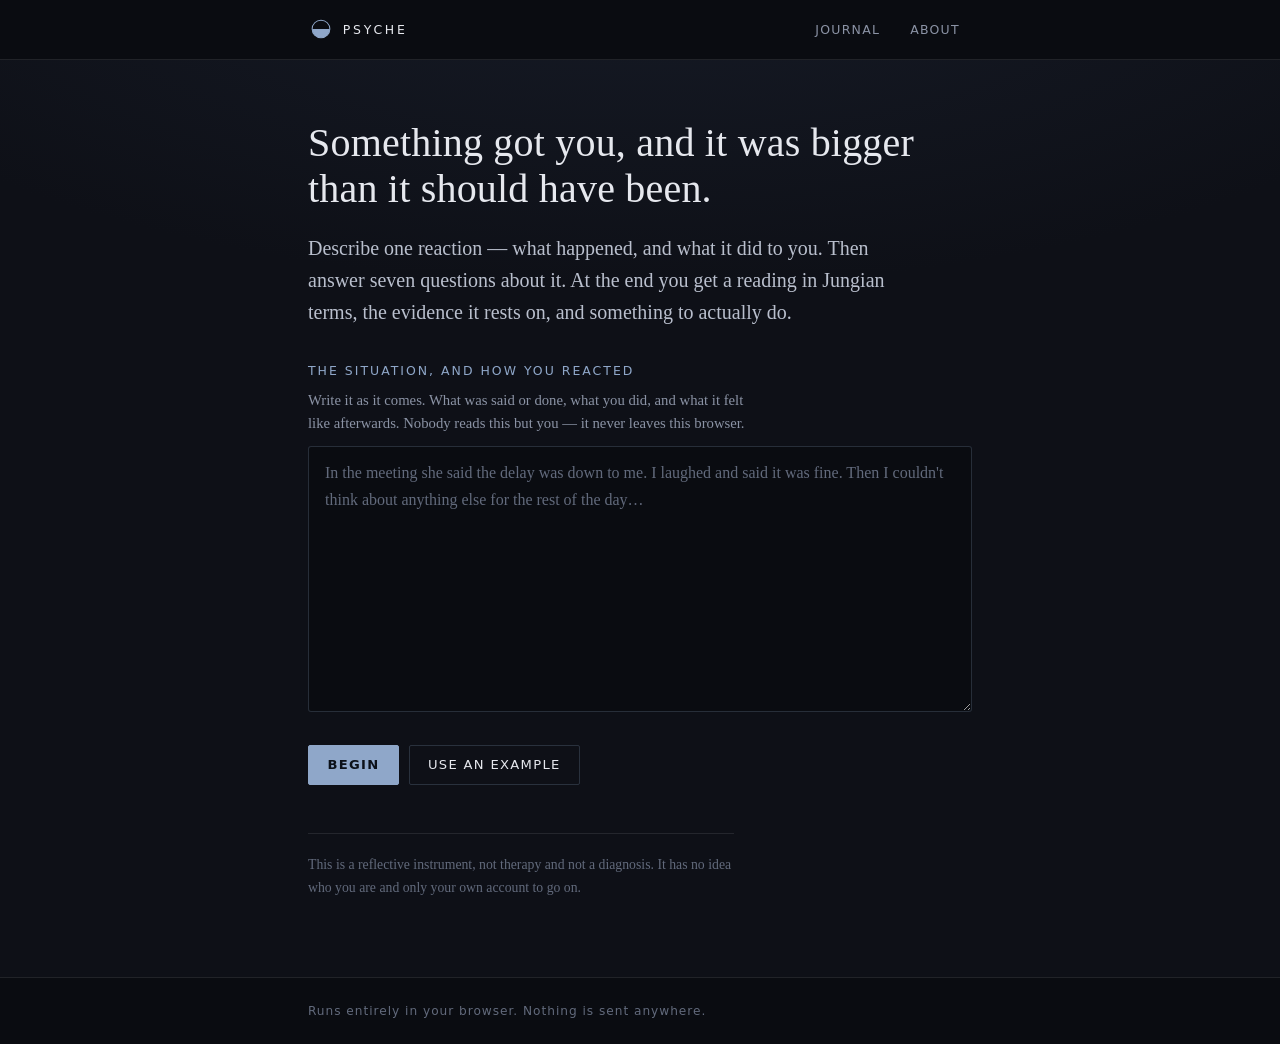
<file: psyche/index.html>
<!DOCTYPE html>
<html lang="en">
<head>
  <meta charset="UTF-8" />
  <meta name="viewport" content="width=device-width, initial-scale=1.0" />
  <meta name="description" content="Take one reaction you had, answer a short series of questions about it, and get a reading in Jungian terms with a protocol for the next time it fires. Runs entirely in your browser." />
  <meta name="theme-color" content="#0e1017" />
  <meta name="robots" content="noindex" />
  <title>Psyche — a reading of one reaction</title>
  <link rel="stylesheet" href="psyche.css" />
  <link rel="icon" href="data:image/svg+xml,%3Csvg xmlns='http://www.w3.org/2000/svg' viewBox='0 0 100 100'%3E%3Cg fill='none' stroke='%238fa7c9' stroke-width='6'%3E%3Ccircle cx='50' cy='50' r='34'/%3E%3Cpath d='M16,50A34,34,0,0,0,84,50Z' fill='%238fa7c9' stroke='none'/%3E%3C/g%3E%3C/svg%3E" />
</head>
<body>
  <a class="skip-link" href="#main">Skip to content</a>

  <header class="masthead">
    <div class="wrap masthead__in">
      <a class="mark" href="./" aria-label="Psyche — start again">
        <svg viewBox="0 0 100 100" width="26" height="26" aria-hidden="true" focusable="false">
          <circle cx="50" cy="50" r="34" fill="none" stroke="currentColor" stroke-width="4"/>
          <path d="M16 50A34 34 0 0 0 84 50Z" fill="currentColor"/>
        </svg>
        <span>Psyche</span>
      </a>
      <nav class="masthead__nav">
        <button type="button" class="linkbtn" data-go="journal">Journal <span class="count" data-journal-count hidden></span></button>
        <button type="button" class="linkbtn" data-go="about">About</button>
      </nav>
    </div>
  </header>

  <main id="main" class="wrap">

    <!-- ── 1. The account ─────────────────────────────────────────────── -->
    <section class="step" data-step="account">
      <h1 tabindex="-1">Something got you, and it was bigger than it should have been.</h1>
      <p class="lede">
        Describe one reaction — what happened, and what it did to you. Then answer
        seven questions about it. At the end you get a reading in Jungian terms,
        the evidence it rests on, and something to actually do.
      </p>

      <form data-account-form novalidate>
        <label class="field">
          <span class="field__label">The situation, and how you reacted</span>
          <span class="field__hint">
            Write it as it comes. What was said or done, what you did, and what it
            felt like afterwards. Nobody reads this but you — it never leaves this browser.
          </span>
          <textarea data-account rows="9" required
            placeholder="In the meeting she said the delay was down to me. I laughed and said it was fine. Then I couldn't think about anything else for the rest of the day…"></textarea>
        </label>
        <p class="err" data-account-err role="alert" hidden></p>
        <div class="actions">
          <button class="btn btn--solid" type="submit">Begin</button>
          <button class="btn" type="button" data-example>Use an example</button>
        </div>
      </form>

      <div class="riskslot" data-risk-account hidden></div>

      <p class="fineprint">
        This is a reflective instrument, not therapy and not a diagnosis. It has
        no idea who you are and only your own account to go on.
      </p>
    </section>

    <!-- ── 2. The questions ───────────────────────────────────────────── -->
    <section class="step" data-step="question" hidden>
      <p class="progress"><span data-progress-text></span></p>
      <div class="progress__bar" role="presentation"><i data-progress-fill></i></div>

      <h1 class="q" tabindex="-1" data-question-text></h1>

      <details class="why" data-why-wrap>
        <summary>Why this question</summary>
        <p data-question-why></p>
      </details>

      <div data-options class="options"></div>

      <div data-textanswer hidden>
        <label class="field">
          <span class="field__label" data-text-label>Your answer</span>
          <input type="text" data-text-input maxlength="80" autocomplete="off" />
        </label>
        <div class="actions">
          <button class="btn btn--solid" type="button" data-text-next>Next</button>
          <button class="btn btn--quiet" type="button" data-text-skip>I'd rather not say</button>
        </div>
      </div>

      <div class="actions actions--foot">
        <button class="btn btn--quiet" type="button" data-back>Back</button>
        <button class="btn btn--quiet" type="button" data-restart>Start over</button>
      </div>
    </section>

    <!-- ── 3. The reading ─────────────────────────────────────────────── -->
    <section class="step" data-step="reading" hidden>
      <div class="riskslot" data-risk-reading hidden></div>

      <p class="eyebrow">The formulation</p>
      <h1 class="core" tabindex="-1" data-core></h1>

      <p class="thin" data-thin hidden>
        The evidence here is thin, which is itself worth knowing. What follows is
        the closest reading available from what you gave, held lightly.
      </p>

      <section class="block">
        <h2>What may be running</h2>
        <p class="note">
          Ranked by how much of your material each one accounts for. These are
          hypotheses with their working shown, and the one that fits is the one
          you recognise, not the one at the top.
        </p>
        <div data-readings class="readings"></div>
      </section>

      <section class="block">
        <h2>The protocol</h2>
        <p class="note">
          Four timescales. The first one matters most — a complex is only
          negotiable in the moment it fires.
        </p>
        <div data-protocol class="protocol"></div>
      </section>

      <div class="actions actions--foot">
        <button class="btn btn--solid" type="button" data-save>Save to this device</button>
        <button class="btn" type="button" data-copy>Copy as text</button>
        <button class="btn btn--quiet" type="button" data-restart>Another reaction</button>
      </div>
      <p class="saved" data-saved role="status" aria-live="polite"></p>
    </section>

    <!-- ── 4. The journal ─────────────────────────────────────────────── -->
    <section class="step" data-step="journal" hidden>
      <h1 tabindex="-1">Journal</h1>
      <p class="lede">
        Saved readings, stored in this browser only. The point of keeping them is
        the pattern across entries — the trigger column is where the complex
        shows itself, not any single reading.
      </p>
      <div data-journal class="journal"></div>
      <div class="actions actions--foot">
        <button class="btn btn--quiet" type="button" data-go="account">New reading</button>
        <button class="btn btn--quiet btn--danger" type="button" data-clear-journal hidden>Delete everything</button>
      </div>
    </section>

    <!-- ── 5. About ───────────────────────────────────────────────────── -->
    <section class="step" data-step="about" hidden>
      <h1 tabindex="-1">About this</h1>

      <h2>What it is doing</h2>
      <p>
        Jung's complexes are feeling-toned clusters in the unconscious that behave
        autonomously. When one is <em>constellated</em> it takes the wheel, and the
        giveaway is not the content of the reaction but its size: the affect does
        not match the stimulus. So this page never asks whether you were right. It
        asks how big the reaction was against the event, how old you felt, how
        familiar the feeling is — and then whichever further questions best
        separate the readings still in contention.
      </p>
      <p>
        Twelve dynamics are considered: shadow projection, persona threat, the
        inferior function, the mother and father complexes, the abandoned child,
        puer and senex, anima and animus possession, the rescuer, the group's
        shadow, the unlived life, and the power complex. Each is scored against
        the signals your answers produce, and each reading is shown with the
        evidence that carried it, so you can disagree with it specifically.
      </p>

      <h2>What it is not doing</h2>
      <p>
        There is no model here, no server and no cleverness — it is a rule engine
        you could read in an afternoon (<code>engine.js</code>, with its tests in
        <code>test/engine.test.js</code>). It cannot see you, it has only the
        account you typed, and a reading that does not land is simply wrong. Treat
        the output as a set of questions worth asking yourself, which is what it
        is, and not as a finding.
      </p>
      <p>
        It is not therapy, not analysis, and not a diagnosis of anything. If a
        pattern is costing you relationships, work or sleep, that is the point at
        which it wants a person rather than a page.
      </p>

      <h2>Where your writing goes</h2>
      <p>
        Nowhere. Everything runs in this browser: no network requests, no
        analytics, no accounts. Saving a reading puts it in this browser's local
        storage on this device, and deleting it removes it. Clearing your browser
        data removes it too.
      </p>

      <h2>If things are worse than a reaction</h2>
      <div class="risk risk--static">
        <p>
          If you are thinking about ending your life, or someone is hurting you,
          this page is the wrong tool and you deserve a person.
        </p>
        <ul>
          <li><b>UK &amp; Ireland</b> — Samaritans, free, 24 hours: <b>116 123</b></li>
          <li><b>US &amp; Canada</b> — Suicide &amp; Crisis Lifeline: call or text <b>988</b></li>
          <li><b>Anywhere</b> — <a href="https://findahelpline.com" rel="noopener noreferrer" target="_blank">findahelpline.com</a></li>
          <li>If you are in immediate danger, emergency services.</li>
        </ul>
      </div>

      <div class="actions actions--foot">
        <button class="btn btn--quiet" type="button" data-go="account">Back</button>
      </div>
    </section>

  </main>

  <footer class="foot">
    <div class="wrap">
      <p>Runs entirely in your browser. Nothing is sent anywhere.</p>
    </div>
  </footer>

  <script src="engine.js"></script>
  <script src="psyche.js" defer></script>
</body>
</html>
</file>
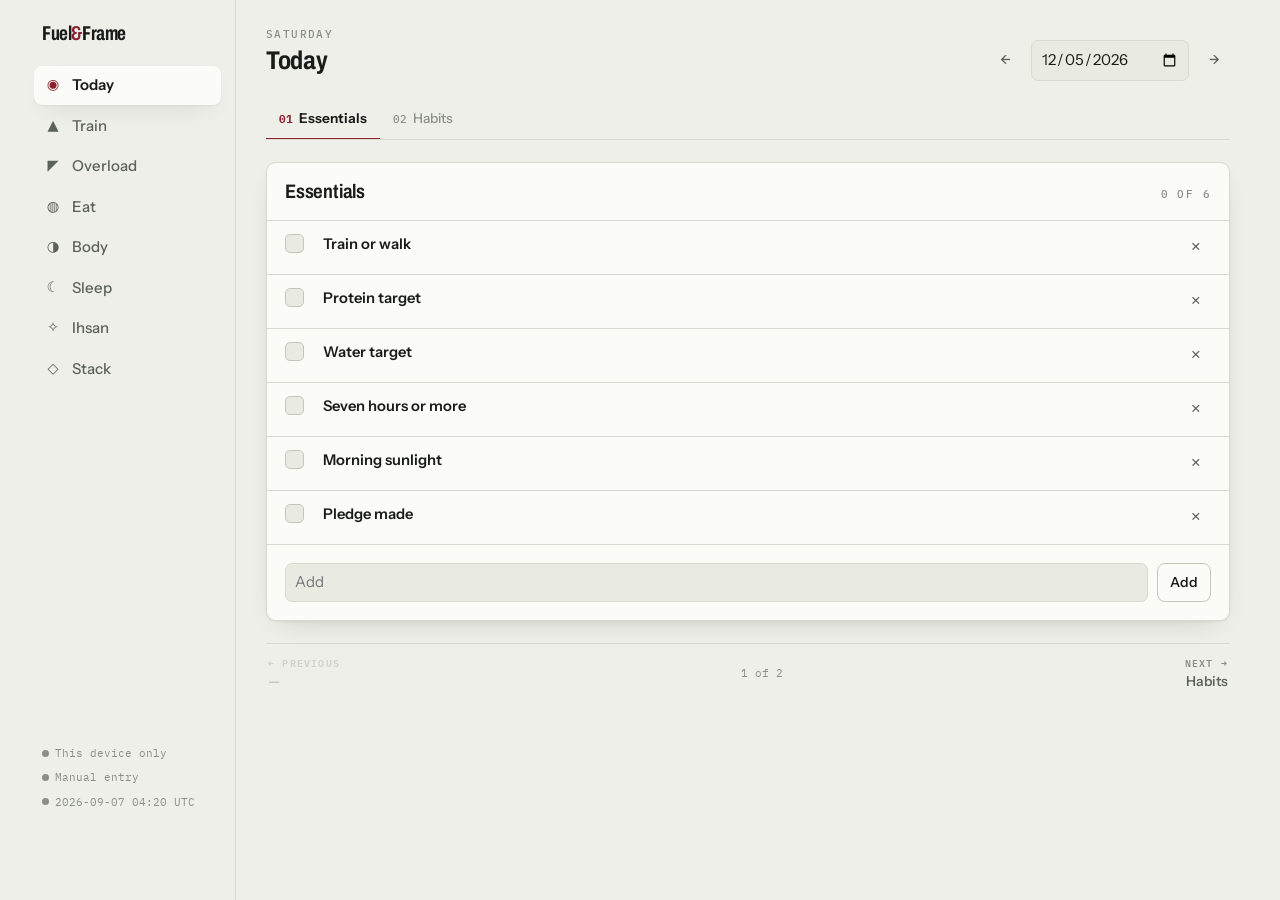
<file: tracker/index.html>
<!doctype html>
<html lang="en">
<head>
<meta charset="utf-8">
<meta name="viewport" content="width=device-width, initial-scale=1, viewport-fit=cover">
<meta name="description" content="Diet, training and supplement tracker built around a five-day calisthenics-and-barbell programme.">
<title>Fuel &amp; Frame</title>

<link rel="manifest" href="manifest.webmanifest">
<meta name="theme-color" content="#EFEFE9" media="(prefers-color-scheme: light)">
<meta name="theme-color" content="#101310" media="(prefers-color-scheme: dark)">
<link rel="icon" href="icons/icon-192.png" sizes="192x192" type="image/png">
<link rel="apple-touch-icon" href="icons/apple-touch-icon.png">
<meta name="apple-mobile-web-app-capable" content="yes">
<meta name="apple-mobile-web-app-status-bar-style" content="default">
<meta name="apple-mobile-web-app-title" content="Fuel &amp; Frame">

<style>:root{color-scheme:light}body{margin:0;font:14px system-ui,-apple-system,"Segoe UI",Roboto,sans-serif;background:#faf9f7}
img{max-width:100%}[hidden]{display:none!important}</style>
</head>
<body>
<link rel="preconnect" href="https://fonts.googleapis.com">
<link rel="preconnect" href="https://fonts.gstatic.com" crossorigin>
<link rel="stylesheet" href="https://fonts.googleapis.com/css2?family=Archivo:wdth,wght@62..125,400..700&family=IBM+Plex+Mono:wght@400;500;600&family=Instrument+Sans:ital,wght@0,400;0,500;0,600;1,400&display=swap">
<title>Fuel &amp; Frame</title>
<style>
/* ── Tokens ─────────────────────────────────────────────────────────── */
:root{
  --ground:#EFEFE9; --surface:#FBFBF7; --surface-2:#E6E7DF; --sunk:#E9EAE2;
  --ink:#191C18; --ink-2:#5B6259; --ink-3:#8A9088;
  --line:#D8DAD0; --line-2:#C3C7B9;
  --accent:#8C2231; --accent-ink:#FBFBF7; --accent-soft:#F3E2E4; --accent-line:#DFBCC1;
  --good:#1E7A4F; --warn:#96690A; --over:#A33A22;
  --c-pro:#0F6FB0; --c-carb:#B57210; --c-fat:#6B54B0; --c-fib:#1E8A5A;
  --track:#DCDED3;
  --shadow:0 1px 2px rgba(25,28,24,.05), 0 10px 26px -14px rgba(25,28,24,.22);
  --r:10px; color-scheme:light;
  --sans:"Instrument Sans", ui-sans-serif, system-ui, -apple-system, Segoe UI, Roboto, sans-serif;
  --disp:"Archivo", "Instrument Sans", ui-sans-serif, system-ui, sans-serif;
  --mono:"IBM Plex Mono", ui-monospace, SFMono-Regular, Menlo, Consolas, monospace;
}
@media (prefers-color-scheme: dark){
  :root:not([data-theme="light"]){
    --ground:#101310; --surface:#1C1F1B; --surface-2:#262A24; --sunk:#171A15;
    --ink:#EAEBE3; --ink-2:#A2A99A; --ink-3:#767D70;
    --line:#2E322C; --line-2:#3D4239;
    --accent:#E0798A; --accent-ink:#1A0E11; --accent-soft:#2E1B20; --accent-line:#4A2A31;
    --good:#4FBE8B; --warn:#D9A63A; --over:#E4795C;
    --c-pro:#3B93D2; --c-carb:#BE8318; --c-fat:#9078DE; --c-fib:#1FA771;
    --track:#2A2E28;
    --shadow:0 1px 2px rgba(0,0,0,.4), 0 10px 26px -14px rgba(0,0,0,.7);
    color-scheme:dark;
  }
}
:root[data-theme="dark"]{
  --ground:#101310; --surface:#1C1F1B; --surface-2:#262A24; --sunk:#171A15;
  --ink:#EAEBE3; --ink-2:#A2A99A; --ink-3:#767D70;
  --line:#2E322C; --line-2:#3D4239;
  --accent:#E0798A; --accent-ink:#1A0E11; --accent-soft:#2E1B20; --accent-line:#4A2A31;
  --good:#4FBE8B; --warn:#D9A63A; --over:#E4795C;
  --c-pro:#3B93D2; --c-carb:#BE8318; --c-fat:#9078DE; --c-fib:#1FA771;
  --track:#2A2E28;
  --shadow:0 1px 2px rgba(0,0,0,.4), 0 10px 26px -14px rgba(0,0,0,.7);
  color-scheme:dark;
}

/* ── Base ───────────────────────────────────────────────────────────── */
*{box-sizing:border-box}
body{margin:0;background:var(--ground);color:var(--ink);font-family:var(--sans);font-size:15px;line-height:1.5;
     -webkit-font-smoothing:antialiased;text-size-adjust:100%}
h1,h2,h3,h4{font-family:var(--disp);font-stretch:82%;margin:0;text-wrap:balance;letter-spacing:-.01em}
h1{font-size:1.6rem;font-weight:700}
h2{font-size:1.22rem;font-weight:650}
h3{font-size:1rem;font-weight:600}
p{margin:0}
button,input,select,textarea{font:inherit;color:inherit}
:focus-visible{outline:2px solid var(--accent);outline-offset:2px;border-radius:4px}
.num{font-family:var(--mono);font-variant-numeric:tabular-nums;font-feature-settings:"tnum"}
.eyebrow{font-family:var(--mono);font-size:.68rem;letter-spacing:.13em;text-transform:uppercase;color:var(--ink-3);font-weight:500}
.muted{color:var(--ink-2)}
.dim{color:var(--ink-3)}
.sr{position:absolute;width:1px;height:1px;overflow:hidden;clip:rect(0 0 0 0);white-space:nowrap}
hr.rule{border:0;border-top:1px solid var(--line);margin:0}

/* ── Shell ──────────────────────────────────────────────────────────── */
.shell{display:grid;grid-template-columns:216px minmax(0,1fr);min-height:100vh;max-width:1240px;margin:0 auto}
.rail{border-right:1px solid var(--line);padding:22px 14px 90px;position:sticky;top:0;align-self:start;height:100vh;
      display:flex;flex-direction:column;gap:22px;background:var(--ground)}
.brand{display:flex;flex-direction:column;gap:2px;padding:0 8px}
.brand .mark{font-family:var(--disp);font-stretch:70%;font-weight:700;font-size:1.25rem;letter-spacing:-.02em;line-height:1.1}
.brand .mark span{color:var(--accent)}
.nav{display:flex;flex-direction:column;gap:2px}
.nav button{display:flex;align-items:center;gap:10px;width:100%;text-align:left;background:none;border:0;cursor:pointer;
            padding:8px 10px;border-radius:8px;color:var(--ink-2);font-weight:500}
.nav button:hover{background:var(--surface-2);color:var(--ink)}
.nav button[aria-current="true"]{background:var(--surface);color:var(--ink);box-shadow:var(--shadow);font-weight:600}
.nav button[aria-current="true"] .glyph{color:var(--accent)}
.glyph{width:18px;display:grid;place-items:center;font-size:.9rem}
.railfoot{margin-top:auto;display:flex;flex-direction:column;gap:8px;padding:0 8px;font-size:.76rem}
.chip-status{display:inline-flex;align-items:center;gap:6px;font-family:var(--mono);font-size:.68rem;color:var(--ink-3)}
.dot{width:7px;height:7px;border-radius:50%;background:var(--ink-3);flex:none}
.dot.on{background:var(--good)}
.main{padding:26px 30px 120px;min-width:0}
.view{display:none;flex-direction:column;gap:22px}
.view.on{display:flex}

/* ── Pieces ─────────────────────────────────────────────────────────── */
.panel{background:var(--surface);border:1px solid var(--line);border-radius:var(--r);box-shadow:var(--shadow)}
.panel > header{display:flex;align-items:baseline;justify-content:space-between;gap:14px;padding:14px 18px;border-bottom:1px solid var(--line);flex-wrap:wrap}
.panel .body{padding:18px}
.pagehead{display:flex;align-items:flex-end;justify-content:space-between;gap:18px;flex-wrap:wrap}
.pagehead .lede{color:var(--ink-2);max-width:62ch;margin-top:4px}
.btn{display:inline-flex;align-items:center;gap:7px;background:var(--surface);border:1px solid var(--line-2);color:var(--ink);
     padding:7px 12px;border-radius:8px;cursor:pointer;font-weight:550;font-size:.87rem;transition:background .12s,border-color .12s}
.btn:hover{background:var(--surface-2)}
.btn.primary{background:var(--accent);border-color:var(--accent);color:var(--accent-ink)}
.btn.primary:hover{filter:brightness(1.08)}
.btn.ghost{background:none;border-color:transparent;color:var(--ink-2);padding:5px 8px}
.btn.ghost:hover{background:var(--surface-2);color:var(--ink)}
.btn:disabled{opacity:.45;cursor:not-allowed}
.btn.sm{padding:4px 9px;font-size:.79rem}
input[type=text],input[type=number],input[type=date],select,textarea{
  background:var(--sunk);border:1px solid var(--line);border-radius:7px;padding:7px 9px;width:100%}
textarea{resize:vertical;min-height:74px;font-family:var(--sans)}
label.field{display:flex;flex-direction:column;gap:5px;font-size:.78rem;color:var(--ink-2);font-weight:550}
.grid{display:grid;gap:12px}
.row{display:flex;gap:10px;align-items:center;flex-wrap:wrap}
.tag{font-family:var(--mono);font-size:.66rem;letter-spacing:.06em;text-transform:uppercase;padding:2px 7px;border-radius:999px;
     border:1px solid var(--line-2);color:var(--ink-2);white-space:nowrap}
.tag.accent{background:var(--accent-soft);border-color:var(--accent-line);color:var(--accent)}
.tag.good{color:var(--good);border-color:currentColor}
.tag.over{color:var(--over);border-color:currentColor}

/* ── Today: fuel gauge ──────────────────────────────────────────────── */
.today-top{display:grid;grid-template-columns:minmax(0,1.35fr) minmax(0,1fr);gap:18px;align-items:start}
.gauge{display:grid;grid-template-columns:154px minmax(0,1fr);gap:24px;align-items:center;max-width:620px}
.ring{position:relative;width:154px;height:154px}
.ring svg{transform:rotate(-90deg)}
.ring .mid{position:absolute;inset:0;display:grid;place-content:center;text-align:center;gap:1px}
.ring .big{font-family:var(--mono);font-size:1.85rem;font-weight:600;letter-spacing:-.03em;line-height:1}
.macros{display:flex;flex-direction:column;gap:11px}
.macro{display:grid;grid-template-columns:1fr auto;gap:3px 10px;align-items:baseline}
.macro .name{font-size:.83rem;font-weight:600;display:flex;align-items:center;gap:7px}
.swatch{width:9px;height:9px;border-radius:2px;flex:none}
.macro .fig{font-family:var(--mono);font-size:.8rem;color:var(--ink-2);font-variant-numeric:tabular-nums}
.bar{grid-column:1/-1;height:7px;border-radius:4px;background:var(--track);overflow:hidden;position:relative}
.bar i{display:block;height:100%;border-radius:4px}
.bar .overrun{position:absolute;top:0;height:100%;background:repeating-linear-gradient(135deg,var(--over) 0 3px,transparent 3px 6px)}

/* ── Micronutrient board ────────────────────────────────────────────── */
.micros{display:grid;grid-template-columns:repeat(auto-fill,minmax(158px,1fr));gap:1px;background:var(--surface);
        border-top:1px solid var(--line);border-radius:0 0 var(--r) var(--r);overflow:hidden}
.micro{background:var(--surface);padding:11px 14px;display:flex;flex-direction:column;gap:6px;
       box-shadow:0 0 0 1px var(--line)}
.micro .top{display:flex;justify-content:space-between;align-items:baseline;gap:8px}
.micro .lbl{font-size:.79rem;font-weight:550}
.micro .val{font-family:var(--mono);font-size:.74rem;color:var(--ink-2)}
.micro .meter{height:4px;border-radius:3px;background:var(--track);overflow:hidden}
.micro .meter i{display:block;height:100%;background:var(--ink-3)}
.micro.met .meter i{background:var(--good)}
.micro.met .lbl::after{content:"✓";color:var(--good);font-family:var(--mono);margin-left:5px}
.micro.over .meter i{background:var(--over)}
.micro.over .lbl::after{content:"!";color:var(--over);font-family:var(--mono);margin-left:5px;font-weight:700}

/* ── Food log ───────────────────────────────────────────────────────── */
.log{display:flex;flex-direction:column}
.entry{display:grid;grid-template-columns:minmax(0,1fr) auto auto;gap:4px 14px;align-items:center;padding:11px 18px;border-bottom:1px solid var(--line)}
.entry:last-child{border-bottom:0}
.entry .nm{font-weight:550;min-width:0}
.entry .sub{grid-column:1;font-size:.76rem;color:var(--ink-3);font-family:var(--mono)}
.entry .kcal{font-family:var(--mono);font-weight:600;font-variant-numeric:tabular-nums}
.entry .acts{display:flex;gap:2px;opacity:.55}
.entry:hover .acts,.entry:focus-within .acts{opacity:1}
.empty{padding:26px 18px;text-align:center;color:var(--ink-3);font-size:.9rem}

/* ── Capture ────────────────────────────────────────────────────────── */
.capture{display:grid;grid-template-columns:repeat(auto-fit,minmax(210px,1fr));gap:12px}
.drop{border:1.5px dashed var(--line-2);border-radius:var(--r);padding:20px;text-align:center;display:flex;
      flex-direction:column;gap:8px;align-items:center;justify-content:center;cursor:pointer;background:var(--sunk);min-height:132px}
.drop:hover{border-color:var(--accent);background:var(--accent-soft)}
.drop .big{font-size:1.5rem}
.shot{display:grid;grid-template-columns:112px minmax(0,1fr);gap:14px;align-items:start}
.shot img{width:112px;height:112px;object-fit:cover;border-radius:8px;border:1px solid var(--line)}
.thinking{display:flex;align-items:center;gap:9px;color:var(--ink-2);font-size:.87rem}
.pulse{width:9px;height:9px;border-radius:50%;background:var(--accent);animation:pulse 1.1s ease-in-out infinite}
@keyframes pulse{0%,100%{opacity:.25;transform:scale(.75)}50%{opacity:1;transform:scale(1)}}
.itemrow{display:grid;grid-template-columns:minmax(0,1fr) 74px 64px;gap:8px;align-items:center;padding:7px 0;border-bottom:1px solid var(--line)}
.itemrow:last-of-type{border-bottom:0}
.itemrow input[type=text]{background:transparent;border:0;padding:2px 0;font-weight:550}
.itemrow .qty{text-align:right}

/* ── Training ───────────────────────────────────────────────────────── */
.session{display:flex;flex-direction:column}
.ex{border-bottom:1px solid var(--line);padding:13px 18px;display:grid;grid-template-columns:26px minmax(0,1fr);gap:12px}
.ex:last-child{border-bottom:0}
.ex.done{background:var(--sunk)}
.ex .idx{font-family:var(--mono);font-size:.72rem;color:var(--ink-3);padding-top:3px}
.ex .hd{display:flex;justify-content:space-between;gap:12px;align-items:baseline;flex-wrap:wrap}
.ex .nm{font-weight:600}
.ex.done .nm{color:var(--ink-2)}
.ex .scheme{font-family:var(--mono);font-size:.79rem;color:var(--accent);font-weight:500;white-space:nowrap}
.ex .cue{font-size:.81rem;color:var(--ink-2);margin-top:3px;max-width:66ch}
.sets{display:flex;gap:6px;flex-wrap:wrap;margin-top:9px}
.setbox{display:grid;grid-template-columns:44px 40px;gap:3px;background:var(--sunk);border:1px solid var(--line);border-radius:7px;padding:4px}
.setbox input{background:transparent;border:0;padding:2px 4px;text-align:center;font-family:var(--mono);font-size:.79rem;width:100%}
.setbox input::placeholder{color:var(--ink-3);font-size:.7rem}
.setbox.filled{border-color:var(--accent-line);background:var(--accent-soft)}
.weekstrip{display:grid;grid-template-columns:repeat(7,minmax(0,1fr));gap:6px}
.wday{border:1px solid var(--line);border-radius:8px;padding:9px 6px;text-align:center;cursor:pointer;background:var(--surface);
      display:flex;flex-direction:column;gap:3px;min-width:0}
.wday:hover{border-color:var(--line-2)}
.wday[aria-current="true"]{border-color:var(--accent);background:var(--accent-soft)}
.wday .d{font-family:var(--mono);font-size:.64rem;letter-spacing:.1em;color:var(--ink-3);text-transform:uppercase}
.wday .t{font-size:.78rem;font-weight:600;overflow:hidden;text-overflow:ellipsis;white-space:nowrap}
.wday.rest .t{color:var(--ink-3);font-weight:500}
.ladder{display:grid;grid-template-columns:repeat(auto-fit,minmax(230px,1fr));gap:1px;background:var(--surface);
        border-radius:0 0 var(--r) var(--r);overflow:hidden}
.lad{background:var(--surface);padding:14px 16px;display:flex;flex-direction:column;gap:9px;box-shadow:0 0 0 1px var(--line)}
.lad ol{margin:0;padding-left:18px;display:flex;flex-direction:column;gap:5px;font-size:.85rem;color:var(--ink-2)}
.lad ol li strong{color:var(--ink);font-weight:600}
.phase{display:grid;grid-template-columns:64px minmax(0,1fr);gap:14px;padding:12px 0;border-bottom:1px solid var(--line);align-items:start}
.phase:last-child{border-bottom:0}
.phase .wk{font-family:var(--mono);font-size:.76rem;color:var(--accent);font-weight:600;padding-top:2px}

/* ── Meals & stack ──────────────────────────────────────────────────── */
.cards{display:grid;grid-template-columns:repeat(auto-fill,minmax(252px,1fr));gap:1px;background:var(--surface);
       border-radius:0 0 var(--r) var(--r);overflow:hidden}
.card{background:var(--surface);padding:14px 16px;display:flex;flex-direction:column;gap:9px;box-shadow:0 0 0 1px var(--line)}
.card .nm{font-weight:600;font-size:.94rem}
.card .macroline{font-family:var(--mono);font-size:.75rem;color:var(--ink-2);display:flex;gap:9px;flex-wrap:wrap}
.card .macroline b{font-weight:600;color:var(--ink)}
.card .ing{font-size:.81rem;color:var(--ink-2)}
.supp{display:grid;grid-template-columns:26px minmax(0,1fr) auto;gap:12px;padding:12px 18px;border-bottom:1px solid var(--line);align-items:center}
.supp:last-child{border-bottom:0}
.supp .why{font-size:.83rem;color:var(--ink-2);margin-top:3px;max-width:66ch}
.supp .dose{font-family:var(--mono);font-size:.79rem;color:var(--accent);white-space:nowrap}
input[type=checkbox]{appearance:none;width:19px;height:19px;border:1.5px solid var(--line-2);border-radius:5px;background:var(--sunk);
                     cursor:pointer;display:grid;place-content:center;flex:none;margin:1px 0 0}
input[type=checkbox]:checked{background:var(--accent);border-color:var(--accent)}
input[type=checkbox]:checked::after{content:"";width:5px;height:9px;border:solid var(--accent-ink);border-width:0 2px 2px 0;transform:rotate(42deg) translate(-1px,-1px)}

/* ── Charts & stats ─────────────────────────────────────────────────── */
.stats{display:grid;grid-template-columns:repeat(auto-fit,minmax(140px,1fr));gap:1px;background:var(--surface);
       border-radius:var(--r);overflow:hidden}
.stat{background:var(--surface);padding:14px 16px;display:flex;flex-direction:column;gap:2px;box-shadow:0 0 0 1px var(--line)}
.stat .v{font-family:var(--mono);font-size:1.45rem;font-weight:600;letter-spacing:-.02em}
.stat .k{font-size:.75rem;color:var(--ink-2)}
.chartwrap{overflow-x:auto;padding:16px 18px}
.chart{display:block;width:100%;height:auto;min-width:440px}
.chart .axis{fill:var(--ink-3);font-family:var(--mono);font-size:9.5px}
.chart .grid{stroke:var(--line);stroke-width:1}
.chart .rule{stroke:var(--ink-3);stroke-width:1;stroke-dasharray:3 3}
.legend{display:flex;gap:14px;flex-wrap:wrap;padding:0 18px 14px;font-size:.78rem;color:var(--ink-2)}
.legend span{display:inline-flex;align-items:center;gap:6px}
.tip{position:fixed;pointer-events:none;background:var(--ink);color:var(--ground);padding:6px 9px;border-radius:6px;
     font-family:var(--mono);font-size:.72rem;line-height:1.45;z-index:60;opacity:0;transition:opacity .1s;white-space:pre}
.tip.on{opacity:1}

/* ── Toast / misc ───────────────────────────────────────────────────── */
.toast{position:fixed;left:50%;bottom:26px;transform:translate(-50%,14px);background:var(--ink);color:var(--ground);
       padding:9px 15px;border-radius:9px;font-size:.86rem;opacity:0;transition:.18s;z-index:70;pointer-events:none;max-width:88vw}
.toast.on{opacity:1;transform:translate(-50%,0)}
.note{font-size:.79rem;color:var(--ink-3);max-width:70ch}
.callout{border-left:2px solid var(--accent);background:var(--accent-soft);padding:11px 14px;border-radius:0 8px 8px 0;font-size:.85rem}

/* ── Sleep ─────────────────────────────────────────────────────────── */
.sleepcard{display:grid;grid-template-columns:repeat(auto-fit,minmax(112px,1fr));gap:12px;align-items:end}
.hours{font-family:var(--mono);font-size:2.1rem;font-weight:600;letter-spacing:-.03em;line-height:1}
.quality{display:flex;gap:5px}
.quality button{width:30px;height:30px;border-radius:7px;border:1px solid var(--line-2);background:var(--sunk);
                cursor:pointer;font-family:var(--mono);font-size:.78rem;color:var(--ink-2)}
.quality button[aria-pressed="true"]{background:var(--accent);border-color:var(--accent);color:var(--accent-ink);font-weight:600}
.spanrow{display:grid;grid-template-columns:58px minmax(0,1fr) 46px;gap:10px;align-items:center;font-size:.76rem}
.spanrow .lb{font-family:var(--mono);color:var(--ink-3);font-size:.7rem}
.spantrack{position:relative;height:15px;border-radius:4px;background:var(--track)}
.spantrack i{position:absolute;top:0;height:100%;border-radius:4px;background:var(--accent)}
.spantrack i.short{background:var(--warn)}
.spanrow .hh{font-family:var(--mono);text-align:right;font-variant-numeric:tabular-nums}
.spanscale{display:grid;grid-template-columns:58px minmax(0,1fr) 46px;gap:10px;font-size:.66rem;font-family:var(--mono);color:var(--ink-3)}
.spanscale div:nth-child(2){display:flex;justify-content:space-between}

/* ── Ihsan ──────────────────────────────────────────────────────────── */
.triad{display:grid;grid-template-columns:repeat(auto-fit,minmax(210px,1fr));gap:1px;background:var(--surface);
       border-radius:0 0 var(--r) var(--r);overflow:hidden}
.tri{background:var(--surface);padding:15px 17px;display:flex;flex-direction:column;gap:8px;box-shadow:0 0 0 1px var(--line)}
.tri .ar{font-family:var(--disp);font-stretch:100%;font-size:1.05rem;font-weight:650;color:var(--accent)}
.tri .when{font-family:var(--mono);font-size:.66rem;letter-spacing:.1em;text-transform:uppercase;color:var(--ink-3)}
.nnrow{display:grid;grid-template-columns:26px minmax(0,1fr) auto;gap:12px;align-items:center;
       padding:10px 18px;border-bottom:1px solid var(--line)}
.nnrow:last-child{border-bottom:0}
.nnrow .streak{font-family:var(--mono);font-size:.72rem;color:var(--ink-3)}
.nnrow.hit .streak{color:var(--good)}
.gridboard{overflow-x:auto;padding:4px 18px 16px}
.gboard{display:grid;gap:3px;min-width:520px}
.glabel{font-size:.75rem;color:var(--ink-2);padding-right:12px;white-space:nowrap;overflow:hidden;
        text-overflow:ellipsis;display:block;line-height:1.9}
.gcells{display:grid;gap:3px}
.gc{aspect-ratio:1;border-radius:2px;background:var(--track);min-width:7px}
.gc.on{background:var(--accent)}
.gc.part{background:var(--accent);opacity:.42}
.gc.future{background:transparent;box-shadow:inset 0 0 0 1px var(--line)}
.rating{display:flex;gap:6px;flex-wrap:wrap}
.rating button{padding:5px 11px;border-radius:999px;border:1px solid var(--line-2);background:var(--sunk);cursor:pointer;font-size:.8rem}
.rating button[aria-pressed="true"]{background:var(--accent);border-color:var(--accent);color:var(--accent-ink);font-weight:600}

/* ── Skill ladders ──────────────────────────────────────────────────── */
.skillrow{display:grid;grid-template-columns:minmax(0,1fr) auto;gap:6px 14px;padding:13px 18px;border-bottom:1px solid var(--line)}
.skillrow:last-child{border-bottom:0}
.rungs{grid-column:1/-1;display:flex;gap:4px}
.rung{flex:1;height:9px;border-radius:3px;background:var(--track);cursor:pointer;border:0;padding:0;
      box-shadow:inset 0 0 0 1px var(--line-2)}
.rung.on{background:var(--accent);box-shadow:none}
.rung:hover{box-shadow:inset 0 0 0 1px var(--accent)}
.rungname{font-size:.78rem;color:var(--ink-2);font-family:var(--mono)}

/* ── Bloods ─────────────────────────────────────────────────────────── */
.bpanel{border-top:1px solid var(--line)}
.bhead{display:flex;align-items:baseline;gap:10px;padding:10px 18px;background:var(--sunk)}
.bhead h3{font-size:.84rem}
.brow{display:grid;grid-template-columns:minmax(0,1fr) 88px 72px 78px 58px 56px;gap:12px;align-items:center;
      padding:8px 18px;border-top:1px solid var(--line)}
.brow .nm{font-size:.87rem;font-weight:550;overflow:hidden;text-overflow:ellipsis;white-space:nowrap}
.brow input{text-align:right;padding:5px 8px;font-family:var(--mono);font-size:.82rem}
.brow .unit{font-family:var(--mono);font-size:.72rem;color:var(--ink-3);white-space:nowrap}
.brow .ref{font-family:var(--mono);font-size:.72rem;color:var(--ink-3);text-align:right;white-space:nowrap}
.brow .prev{font-family:var(--mono);font-size:.72rem;color:var(--ink-3);text-align:right;white-space:nowrap}
.bflag{font-family:var(--mono);font-size:.62rem;letter-spacing:.06em;text-transform:uppercase;padding:1px 6px;
       border-radius:999px;border:1px solid currentColor;white-space:nowrap}
.bflag.low{color:var(--warn)} .bflag.high{color:var(--over)} .bflag.ok{color:var(--good)}
@media (max-width:720px){
  .brow{grid-template-columns:minmax(0,1fr) 78px 62px 52px;gap:8px;padding:8px 14px}
  .brow .ref,.brow .prev{display:none}
}

/* ── Exercise picker ────────────────────────────────────────────────── */
.pickrow{display:grid;grid-template-columns:minmax(0,1fr) auto 52px;gap:12px;align-items:center;width:100%;
         padding:9px 18px;border:0;border-top:1px solid var(--line);background:none;cursor:pointer;
         text-align:left;font:inherit;color:inherit}
.pickrow:hover:not([disabled]){background:var(--sunk)}
.pickrow[disabled]{opacity:.42;cursor:default}
.pickrow .nm{font-size:.88rem;font-weight:550;overflow:hidden;text-overflow:ellipsis;white-space:nowrap}
.pickrow .from{font-family:var(--mono);font-size:.68rem;color:var(--ink-3);white-space:nowrap}
.pickrow .plus{font-family:var(--mono);font-size:.72rem;color:var(--accent);text-align:right;white-space:nowrap}
.picklist{max-height:360px;overflow-y:auto}

/* ── Meal slots ─────────────────────────────────────────────────────── */
.slot{border-bottom:1px solid var(--line)}
.slot:last-child{border-bottom:0}
.slothead{display:flex;align-items:baseline;gap:10px;padding:11px 18px;background:var(--sunk)}
.slothead h3{font-size:.86rem}
.slothead .k{font-family:var(--mono);font-size:.7rem;color:var(--ink-3);margin-left:auto}
.slotempty{padding:13px 18px;color:var(--ink-3);font-size:.85rem;display:flex;justify-content:space-between;
           align-items:center;gap:12px;flex-wrap:wrap}
.daylist{display:flex;flex-direction:column}
.dayrow{display:grid;grid-template-columns:26px minmax(0,1fr) auto;gap:12px;align-items:center;
        padding:13px 18px;border-bottom:1px solid var(--line);width:100%;border-left:0;border-right:0;border-top:0;
        background:none;cursor:pointer;text-align:left;font:inherit;color:inherit}
.dayrow:last-child{border-bottom:0}
.dayrow:hover{background:var(--sunk)}
.dayrow .mark{font-family:var(--mono);font-size:.95rem;color:var(--ink-3)}
.dayrow.on .mark{color:var(--good)}
.dayrow .nm{font-weight:600;font-size:.92rem}
.dayrow .sub{font-size:.79rem;color:var(--ink-2);margin-top:2px}
.dayrow .go{font-family:var(--mono);font-size:.72rem;color:var(--accent);white-space:nowrap}

/* ── Protocol, quality and sources ──────────────────────────────────── */
.protorow{display:grid;grid-template-columns:26px minmax(0,1fr) auto;gap:12px;padding:12px 18px;
          border-bottom:1px solid var(--line);align-items:start}
.protorow:last-child{border-bottom:0}
.protorow.done{background:var(--sunk)}
.protorow .nm{font-weight:600;font-size:.92rem}
.protorow.done .nm{color:var(--ink-2)}
.protorow .d{font-size:.83rem;color:var(--ink-2);margin-top:3px;max-width:66ch}
.protorow .when{font-family:var(--mono);font-size:.7rem;color:var(--accent);white-space:nowrap;padding-top:2px}
.qchip{font-family:var(--mono);font-size:.62rem;letter-spacing:.06em;text-transform:uppercase;padding:1px 6px;
       border-radius:999px;border:1px solid currentColor;white-space:nowrap}
.qchip.good{color:var(--good)} .qchip.warn{color:var(--warn)} .qchip.over{color:var(--over)}
.ev{font-family:var(--mono);font-size:.62rem;letter-spacing:.06em;text-transform:uppercase;padding:1px 6px;
    border-radius:3px;white-space:nowrap;border:1px solid currentColor}
.ev.strong{color:var(--good)} .ev.good{color:var(--accent)} .ev.thin{color:var(--ink-3)}
.qbar{display:flex;height:12px;border-radius:6px;overflow:hidden;background:var(--track)}
.qbar i{display:block;height:100%}
.gapsrow{display:grid;grid-template-columns:22px minmax(0,1fr);gap:12px;padding:13px 18px;border-bottom:1px solid var(--line)}
.gapsrow:last-child{border-bottom:0}
.gapsrow .mark{font-family:var(--mono);font-size:.9rem;line-height:1.4}
.gapsrow .mark.ok{color:var(--good)} .gapsrow .mark.no{color:var(--warn)}
.gapsrow .got{font-family:var(--mono);font-size:.72rem;color:var(--ink-3);margin-top:2px}
.gapsrow .p{font-size:.85rem;color:var(--ink-2);margin-top:5px;max-width:66ch}
.srcrow{padding:14px 18px;border-bottom:1px solid var(--line);display:flex;flex-direction:column;gap:5px}
.srcrow:last-child{border-bottom:0}
.srcrow .who{font-weight:650}
.srcrow .url{font-family:var(--mono);font-size:.7rem;color:var(--accent)}
.srcrow .p{font-size:.85rem;color:var(--ink-2);max-width:70ch}
.srcrow .used{font-size:.8rem;color:var(--ink-3);max-width:70ch}
.toolrow{display:grid;grid-template-columns:34px minmax(0,1fr);gap:12px;padding:14px 18px;border-bottom:1px solid var(--line)}
.toolrow:last-child{border-bottom:0}
.toolrow .n{font-family:var(--disp);font-stretch:70%;font-size:1.5rem;font-weight:700;color:var(--accent);line-height:1}

/* ── Sub-navigation: one panel to a page ────────────────────────────── */
.subnav{display:flex;gap:0;overflow-x:auto;scrollbar-width:none;border-bottom:1px solid var(--line);
        margin-top:-4px;flex:none}
.subnav::-webkit-scrollbar{display:none}
.subnav button{border:0;background:none;cursor:pointer;padding:9px 13px 10px;color:var(--ink-3);font-size:.85rem;
               font-weight:500;white-space:nowrap;border-bottom:2px solid transparent;margin-bottom:-1px;
               transition:color .12s}
.subnav button:hover{color:var(--ink)}
.subnav button[aria-current="true"]{color:var(--ink);border-bottom-color:var(--accent);font-weight:650}
.subnav button .i{font-family:var(--mono);font-size:.66rem;color:var(--ink-3);margin-right:6px}
.subnav button[aria-current="true"] .i{color:var(--accent)}
.panel[data-page]{display:none}
.panel[data-page].on{display:block}
.pager{display:flex;align-items:center;justify-content:space-between;gap:12px;border-top:1px solid var(--line)}
.pager button{background:none;border:0;cursor:pointer;color:var(--ink-2);font-size:.86rem;font-weight:550;
              padding:11px 2px;display:flex;flex-direction:column;gap:1px;max-width:44%;text-align:left}
.pager button:hover:not([disabled]){color:var(--accent)}
.pager button[disabled]{opacity:.3;cursor:default}
.pager button .k{font-family:var(--mono);font-size:.63rem;letter-spacing:.12em;text-transform:uppercase;color:var(--ink-3)}
.pager button .t{overflow:hidden;text-overflow:ellipsis;white-space:nowrap;max-width:100%}
.pager button.next{text-align:right;align-items:flex-end}
.pager .count{font-family:var(--mono);font-size:.68rem;color:var(--ink-3);white-space:nowrap}

/* ── Overload rows ──────────────────────────────────────────────────── */
.ovgroup{border-bottom:1px solid var(--line)}
.ovgroup:last-child{border-bottom:0}
.ovhead{display:flex;align-items:baseline;gap:10px;padding:11px 18px;background:var(--sunk)}
.ovhead h3{font-size:.86rem}
.ovhead .n{font-family:var(--mono);font-size:.7rem;color:var(--ink-3);margin-left:auto}
.ovrow{display:grid;grid-template-columns:minmax(0,1fr) 132px 96px 68px;gap:14px;align-items:center;
       padding:10px 18px;border:0;border-top:1px solid var(--line);cursor:pointer;background:none;
       width:100%;text-align:left;font:inherit;color:inherit}
.ovrow:hover{background:var(--sunk)}
.ovrow[aria-expanded="true"]{background:var(--accent-soft)}
.ovrow.cold{cursor:default;opacity:.5}
.ovrow.cold:hover{background:none}
.ovrow .nm{font-weight:550;font-size:.88rem;overflow:hidden;text-overflow:ellipsis;white-space:nowrap}
.ovrow .sub{font-family:var(--mono);font-size:.7rem;color:var(--ink-3);overflow:hidden;text-overflow:ellipsis;white-space:nowrap}
.ovrow .val{font-family:var(--mono);font-weight:600;text-align:right;font-variant-numeric:tabular-nums;white-space:nowrap}
.ovrow .val small{display:block;font-weight:400;color:var(--ink-3);font-size:.63rem;letter-spacing:.02em}
.ovrow .dl{font-family:var(--mono);font-size:.78rem;text-align:right;white-space:nowrap}
.ovrow .dl.up{color:var(--good)}
.ovrow .dl.down{color:var(--over)}
.ovrow .dl.flat{color:var(--ink-3)}
.spark{width:132px;height:30px;display:block}
.ovdetail{padding:8px 18px 18px;background:var(--accent-soft);border-top:1px solid var(--accent-line)}
.setgrid{width:100%;border-collapse:collapse;font-size:.8rem;margin-top:10px}
.setgrid th{text-align:left;font-family:var(--mono);font-size:.63rem;letter-spacing:.09em;text-transform:uppercase;
            color:var(--ink-3);font-weight:500;padding:0 10px 6px 0}
.setgrid td{padding:6px 10px 6px 0;border-top:1px solid var(--accent-line);font-family:var(--mono);
            font-variant-numeric:tabular-nums}
.modeswitch{display:flex;border:1px solid var(--line-2);border-radius:8px;overflow:hidden;align-self:flex-end}
.modeswitch button{border:0;background:var(--surface);padding:6px 12px;cursor:pointer;font-size:.8rem;color:var(--ink-2)}
.modeswitch button+button{border-left:1px solid var(--line-2)}
.modeswitch button[aria-pressed="true"]{background:var(--accent);color:var(--accent-ink);font-weight:600}

/* ── Body page ──────────────────────────────────────────────────────── */
.bodylog{display:grid;grid-template-columns:repeat(auto-fit,minmax(126px,1fr));gap:12px}
.tapegrid{display:grid;grid-template-columns:repeat(auto-fill,minmax(182px,1fr));gap:1px;background:var(--surface);
          border-radius:0 0 var(--r) var(--r);overflow:hidden}
.tapecell{background:var(--surface);padding:12px 14px;display:grid;grid-template-columns:minmax(0,1fr) auto;
          gap:4px 10px;align-items:center;box-shadow:0 0 0 1px var(--line)}
.tapecell .l{font-size:.79rem;font-weight:550}
.tapecell input{width:78px;text-align:right;padding:5px 7px;font-family:var(--mono);font-size:.8rem}
.tapecell .d{grid-column:1/-1;font-family:var(--mono);font-size:.68rem;color:var(--ink-3)}
.tapecell .d.up{color:var(--good)}
.tapecell .d.down{color:var(--over)}
.methodnote{font-size:.83rem;color:var(--ink-2);max-width:70ch}
.methodnote code{font-family:var(--mono);font-size:.76rem;background:var(--sunk);padding:1px 5px;border-radius:4px}

/* ── Responsive ─────────────────────────────────────────────────────── */
@media (max-width:880px){
  .shell{grid-template-columns:1fr}
  .rail{position:fixed;bottom:0;left:0;right:0;top:auto;height:auto;border-right:0;border-top:1px solid var(--line);
        flex-direction:row;padding:6px 8px calc(6px + env(safe-area-inset-bottom));z-index:50;gap:0}
  .brand,.railfoot{display:none}
  .nav{flex-direction:row;width:100%;gap:0;overflow-x:auto;scrollbar-width:none}
  .nav::-webkit-scrollbar{display:none}
  .nav button{flex-direction:column;gap:2px;font-size:.58rem;padding:7px 1px;justify-content:center;text-align:center;
              flex:1 1 0;width:auto;min-width:0;overflow:hidden;border-radius:7px}
  .glyph{font-size:1rem}
  .nav button[aria-current="true"]{box-shadow:none;background:var(--accent-soft)}
  .main{padding:20px 16px 92px}
  .today-top{grid-template-columns:1fr}
  .gauge{grid-template-columns:118px minmax(0,1fr);gap:14px}
  .ring{width:118px;height:118px}
  .weekstrip{grid-template-columns:repeat(4,1fr)}
  .ovrow{grid-template-columns:minmax(0,1fr) 86px 62px;gap:10px;padding:10px 14px}
  .ovrow .spark{display:none}
}
@media (prefers-reduced-motion:reduce){*{animation-duration:.01ms !important;transition-duration:.01ms !important}}
</style>

<div class="shell">
  <nav class="rail" aria-label="Sections">
    <div class="brand">
      <div class="mark">Fuel<span>&amp;</span>Frame</div>

    </div>
    <div class="nav" role="tablist">
      <button role="tab" data-view="today" aria-current="true"><span class="glyph">◉</span>Today</button>
      <button role="tab" data-view="train"><span class="glyph">▲</span>Train</button>
      <button role="tab" data-view="overload"><span class="glyph">◤</span>Overload</button>
      <button role="tab" data-view="eat"><span class="glyph">◍</span>Eat</button>
      <button role="tab" data-view="body"><span class="glyph">◑</span>Body</button>
      <button role="tab" data-view="sleep"><span class="glyph">☾</span>Sleep</button>
      <button role="tab" data-view="ihsan"><span class="glyph">✧</span>Ihsan</button>
      <button role="tab" data-view="stack"><span class="glyph">◇</span>Stack</button>
    </div>
    <div class="railfoot">
      <span class="chip-status"><i class="dot" id="dotSync"></i><span id="lblSync">Local only</span></span>
      <span class="chip-status"><i class="dot" id="dotAi"></i><span id="lblAi">Photo scan off</span></span>
      <span class="chip-status"><i class="dot"></i><span class="buildStamp"></span></span>
    </div>
  </nav>

  <main class="main">

    <!-- ══ TODAY ══════════════════════════════════════════════════════ -->
    <section class="view on" id="v-today">
      <div class="pagehead">
        <div>
          <div class="eyebrow" id="todayEyebrow">Monday · Push day</div>
          <h1 id="todayTitle">Today</h1>
        </div>
        <div class="row">
          <button class="btn ghost sm" id="dayPrev" title="Previous day">←</button>
          <input type="date" id="datePick" style="width:auto">
          <button class="btn ghost sm" id="dayNext" title="Next day">→</button>
        </div>
      </div>

      <nav class="subnav" aria-label="Pages in this section"></nav>







      <section class="panel" data-page="Essentials">
        <header><h2>Essentials</h2><span class="eyebrow"><span class="num" id="essCount">—</span></span></header>
        <div id="essList"></div>
        <div class="body" style="border-top:1px solid var(--line);display:flex;gap:9px;flex-wrap:wrap">
          <input type="text" id="essNew" placeholder="Add" style="flex:1 1 220px;width:auto" autocorrect="off" autocapitalize="none" spellcheck="false">
          <button class="btn" id="essAdd">Add</button>
        </div>
      </section>

      <section class="panel" data-page="Habits">
        <header><h2>Habits</h2><span class="eyebrow"><span class="num" id="habCount">—</span></span></header>
        <div id="habList"></div>
        <div class="body" style="border-top:1px solid var(--line);display:flex;gap:9px;flex-wrap:wrap">
          <input type="text" id="habNew" placeholder="Add" style="flex:2 1 200px;width:auto" autocorrect="off" autocapitalize="none" spellcheck="false">
          <input type="text" id="habWhen" placeholder="When" style="flex:1 1 120px;width:auto">
          <button class="btn" id="habAdd">Add</button>
        </div>
        <div class="body" style="border-top:1px solid var(--line)">
          <label class="field" style="max-width:230px">Zone 2 today (minutes)
            <input type="number" id="zone2In" min="0" max="300" step="5">
          </label>
          <p class="note" style="margin-top:10px" id="zone2Note">—</p>
        </div>
      </section>



      <div class="pager"></div>

    </section>

    <!-- ══ TRAIN ══════════════════════════════════════════════════════ -->
    <section class="view" id="v-train">
      <div class="pagehead">
        <div><h1>Train</h1></div>
      </div>

      <nav class="subnav" aria-label="Pages in this section"></nav>

      <section class="panel" data-page="Today&#39;s workout">
        <header><h2 id="exTitle">Today</h2>
          <div class="row" style="margin-left:auto">
            <span class="eyebrow" id="exVolume">—</span>
            <button class="btn ghost sm" id="repeatLast">Repeat last</button>
            <button class="btn ghost sm" id="clearSets">Remove all</button>
          </div>
        </header>
        <div class="session" id="exList"></div>

        <div id="progToday"></div>

        <div class="body" style="border-top:1px solid var(--line);display:flex;flex-direction:column;gap:14px">
          <label class="field">Describe the session
            <textarea id="wkDesc" placeholder="bench 80kg 5,5,4 · weighted pull-ups +20kg 3x6 · farmers carry 40kg 4x40m"></textarea>
          </label>
          <div class="row">
            <button class="btn primary" id="wkRead">Read</button>
            <span class="note" id="wkHint"></span>
          </div>
          <div id="wkReview"></div>
        </div>

        <div class="body" style="border-top:1px solid var(--line);padding-bottom:10px">
          <input type="text" id="exSearch" placeholder="Or search the list" autocorrect="off" autocapitalize="none" spellcheck="false">
        </div>
        <div class="picklist" id="exPicker"></div>
        <div class="body" style="border-top:1px solid var(--line);display:flex;gap:9px;flex-wrap:wrap">
          <input type="text" id="exCustom" placeholder="Your own" style="flex:1 1 200px;width:auto" autocorrect="off" autocapitalize="none" spellcheck="false">
          <button class="btn" id="exCustomAdd">Add</button>
        </div>
      </section>

      <section class="panel" data-page="Programme">
        <header><h2>Programme</h2><span class="eyebrow" id="progName">—</span></header>
        <div id="progView"></div>
        <div class="body" style="border-top:1px solid var(--line);display:flex;flex-direction:column;gap:12px">
          <div class="row">
            <select id="pgDays" style="width:auto">
              <option value="3">3 days</option><option value="4">4 days</option>
              <option value="5" selected>5 days</option><option value="6">6 days</option>
            </select>
            <select id="pgStyle" style="width:auto">
              <option value="barbell strength with calisthenics">Barbell + calisthenics</option>
              <option value="hypertrophy">Hypertrophy</option>
              <option value="strength">Strength</option>
              <option value="calisthenics and bodyweight skill">Calisthenics</option>
              <option value="strength with conditioning">Strength + conditioning</option>
            </select>
            <select id="pgWhere" style="width:auto">
              <option value="a full gym plus pull-up and dip bars">Gym</option>
              <option value="a pull-up bar, rings and dumbbells at home">Home</option>
              <option value="outdoor calisthenics bars">Park</option>
            </select>
            <select id="pgMins" style="width:auto">
              <option value="45">45 min</option><option value="60" selected>60 min</option>
              <option value="75">75 min</option><option value="90">90 min</option>
            </select>
            <button class="btn primary" id="pgGo">Suggest</button>
          </div>
          <div id="pgOut"></div>
        </div>
      </section>

      <div class="pager"></div>

    </section>

    <!-- ══ EAT ════════════════════════════════════════════════════════ -->
    <section class="view" id="v-eat">
      <div class="pagehead">
        <div>
          <h1>Meals</h1>
        </div>
      </div>

      <nav class="subnav" aria-label="Pages in this section"></nav>

      <section class="panel" data-page="Today&#39;s meals">
        <header><h2>Today's meals</h2>
          <span class="eyebrow"><span class="num" id="logCount">0</span> items · <span class="num" id="logKcal">0</span> kcal</span>
        </header>
        <div id="mealSlots"></div>
        <div class="body" style="border-top:1px solid var(--line);display:flex;flex-direction:column;gap:14px">
          <div class="capture">
            <label class="drop" id="dropPhoto">
              <span class="big">▣</span>
              <strong>Snap or upload</strong>
              <span class="note" id="photoHint"></span>
              <input type="file" id="photoInput" accept="image/*" capture="environment" class="sr">
            </label>
            <div class="grid" style="gap:8px">
              <label class="field">Or describe it
                <textarea id="descInput"></textarea>
              </label>
              <div class="row">
                <button class="btn primary" id="descGo">Estimate</button>
                <button class="btn ghost" id="manualGo">Type the numbers</button>
                <button class="btn ghost" id="fromLibrary">From the library</button>
              </div>
            </div>
          </div>
          <div id="reviewSlot"></div>
        </div>
      </section>

      <section class="panel" data-page="Fuel">
        <header><h2>Fuel</h2><span class="eyebrow" id="fuelState">—</span></header>
        <div class="body gauge">
            <div class="ring">
              <svg viewBox="0 0 120 120" width="100%" height="100%" aria-hidden="true">
                <circle cx="60" cy="60" r="52" fill="none" stroke="var(--track)" stroke-width="13"></circle>
                <circle id="ringArc" cx="60" cy="60" r="52" fill="none" stroke="var(--accent)" stroke-width="13"
                        stroke-linecap="round" stroke-dasharray="0 327" style="transition:stroke-dasharray .4s ease"></circle>
              </svg>
              <div class="mid">
                <div class="big num" id="kcalLeft">0</div>
                <div class="eyebrow" id="kcalLeftLbl">kcal left</div>
              </div>
            </div>
          <div class="macros" id="macroBars"></div>
        </div>
        <div class="micros" id="microBoard"></div>
        <div class="body" style="border-top:1px solid var(--line)">
          <div class="row" style="justify-content:space-between;gap:14px">
            <div>
              <div class="eyebrow">Water</div>
              <div class="num" id="waterVal" style="font-size:1.2rem;font-weight:600">0 L</div>
            </div>
            <div class="row" style="gap:6px">
              <button class="btn sm" id="waterMinus">− 250 ml</button>
              <button class="btn sm" id="waterPlus">+ 250 ml</button>
            </div>
          </div>
        </div>
      </section>
      <section class="panel" data-page="Fill the gap">
        <header><h2>Fill the gap</h2><span class="eyebrow" id="gapLine">—</span></header>
        <div class="body" style="display:flex;flex-direction:column;gap:12px">
          <div class="row">
            <button class="btn primary" id="suggestGo">Suggest a meal for what's left</button>
            <select id="suggestSlot" style="width:auto">
              <option value="any">Any meal</option>
              <option value="breakfast">Breakfast</option>
              <option value="lunch">Lunch</option>
              <option value="dinner">Dinner</option>
              <option value="snack">Snack</option>
            </select>
          </div>
          <div id="suggestOut"></div>
        </div>
      </section>

      <section class="panel" data-page="Library">
        <header><h2>The library</h2>
          <div class="row" id="mealFilter"></div>
        </header>
        <div class="cards" id="mealCards"></div>
      </section>

      <section class="panel" data-page="How you've eaten">
        <header><h2>How you've been eating</h2><span class="eyebrow" id="statsNote">—</span></header>
        <div class="stats" id="statTiles"></div>
        <div class="chartwrap"><svg class="chart" id="kcalChart" viewBox="0 0 720 240" role="img" aria-label="Daily energy intake against target for the last 14 days"></svg></div>
        <div class="legend">
          <span><i class="swatch" style="background:var(--accent)"></i>Energy logged</span>
          <span><i class="swatch" style="background:var(--c-pro)"></i>Protein target met</span>
          <span><i style="width:14px;height:0;border-top:1px dashed var(--ink-3);display:inline-block"></i>Daily target</span>
        </div>
      </section>

      <section class="panel" data-page="The record">
        <header><h2>The record</h2><span class="eyebrow" id="kcalNote">Every logged day</span></header>
        <div class="log" id="historyList"></div>
      </section>


      <section class="panel" data-page="Food quality">
        <header><h2>Food quality</h2><span class="eyebrow" id="qualityShare">—</span></header>
        <div class="body" style="display:flex;flex-direction:column;gap:14px">
          <div class="bar" style="height:12px" id="qualityBar"></div>
          <div class="legend" style="padding:0" id="qualityLegend"></div>
        </div>
      </section>
      <section class="panel" data-page="Targets">
        <header><h2>Your numbers &amp; targets</h2></header>
        <div class="body" style="display:flex;flex-direction:column;gap:16px">
          <div class="grid" style="grid-template-columns:repeat(auto-fit,minmax(130px,1fr))">
            <label class="field">Age<input type="number" id="pAge" min="14" max="90"></label>
            <label class="field">Height (cm)<input type="number" id="pHeight" min="120" max="230"></label>
            <label class="field">Weight (kg)<input type="number" id="pWeight" step="0.1" min="30" max="250"></label>
            <label class="field">Training days / week
              <select id="pActivity">
                <option value="light">3 or fewer</option>
                <option value="mod">4 – 5</option>
                <option value="high">6 – 7</option>
              </select>
            </label>
            <label class="field">Carbohydrate
              <select id="pCarb">
                <option value="performance">Performance</option>
                <option value="moderate">Moderate</option>
                <option value="lower">Lower-carb (Sapien)</option>
              </select>
            </label>
            <label class="field">Goal
              <select id="pGoal">
                <option value="gain">Lean muscle gain</option>
                <option value="recomp">Recomp at maintenance</option>
                <option value="cut">Fat loss</option>
                <option value="skill">Skill &amp; strength</option>
              </select>
            </label>
          </div>
          <p class="note">Build <span class="buildStamp"></span></p>
          <div id="targetSummary" class="grid" style="grid-template-columns:repeat(auto-fit,minmax(118px,1fr));gap:1px;background:var(--line);border:1px solid var(--line);border-radius:8px;overflow:hidden"></div>
        </div>
      </section>
      <div class="pager"></div>

    </section>

    <!-- ══ SLEEP ══════════════════════════════════════════════════════ -->
    <section class="view" id="v-sleep">
      <div class="pagehead">
        <div>
          <h1>Sleep</h1>
        </div>
        <label class="field" style="width:auto">Nightly target
          <select id="sleepTarget" style="width:auto">
            <option value="7">7 hours</option><option value="7.5">7½ hours</option>
            <option value="8">8 hours</option><option value="8.5">8½ hours</option><option value="9">9 hours</option>
          </select>
        </label>
      </div>

      <nav class="subnav" aria-label="Pages in this section"></nav>

      <section class="panel" data-page="Last night">
        <header><h2>Last night</h2><span class="eyebrow" id="sleepVerdict">—</span></header>
          <div class="body" style="display:flex;flex-direction:column;gap:14px">
            <div class="sleepcard">
              <label class="field">Went to bed<input type="time" id="bedIn"></label>
              <label class="field">Woke<input type="time" id="wakeIn"></label>
              <div>
                <div class="eyebrow">Slept</div>
                <div class="hours" id="sleepHours">—</div>
              </div>
            </div>
            <div>
              <div class="eyebrow" style="margin-bottom:6px">Quality</div>
              <div class="quality" id="sleepQuality">
                <button data-q="1" title="Wrecked">1</button><button data-q="2">2</button>
                <button data-q="3">3</button><button data-q="4">4</button>
                <button data-q="5" title="Fully rested">5</button>
              </div>
            </div>
        </div>
        <div class="stats" id="sleepStats" style="border-radius:0 0 var(--r) var(--r)"></div>
      </section>

      <section class="panel" data-page="When you slept">
        <header><h2>When you slept</h2></header>
        <div class="body" style="display:flex;flex-direction:column;gap:5px">
          <div class="spanscale"><div></div><div id="spanTicks"></div><div></div></div>
          <div id="sleepSpans" style="display:flex;flex-direction:column;gap:4px"></div>
          <div class="legend" style="padding:10px 0 0">
            <span><i class="swatch" style="background:var(--accent)"></i>Hit the target</span>
            <span><i class="swatch" style="background:var(--warn)"></i>Short of it</span>
          </div>
        </div>
      </section>


      <div class="pager"></div>

    </section>

    <!-- ══ IHSAN ══════════════════════════════════════════════════════ -->
    <section class="view" id="v-ihsan">
      <div class="pagehead">
        <div>
          <h1>The daily account</h1>
        </div>
      </div>

      <nav class="subnav" aria-label="Pages in this section"></nav>




      <section class="panel" data-page="The account">
        <header><h2>The account</h2><span class="eyebrow" id="accountState">—</span></header>

        <div class="body" style="display:flex;flex-direction:column;gap:12px">
          <h3>Mushāraṭa</h3>
          <textarea id="standingPledge"></textarea>
          <div class="row"><button class="btn" id="savePledge">Save the pledge</button></div>
          <label class="row" style="gap:9px;align-items:center">
            <input type="checkbox" id="pledgeTick2"><span><strong>Made</strong></span>
          </label>
          <label class="field">Today's one thing
            <input type="text" id="pledgeFocus">
          </label>
        </div>

        <div class="body" style="border-top:1px solid var(--line);display:flex;flex-direction:column;gap:12px">
          <div class="row" style="justify-content:space-between">
            <h3>Murāqaba</h3><span class="eyebrow" id="muraqabaTotal">—</span>
          </div>
          <div class="grid" style="grid-template-columns:repeat(auto-fit,minmax(150px,1fr))">
            <label class="field">Morning (minutes)<input type="number" id="muraqAm" min="0" max="180" step="1"></label>
            <label class="field">Evening (minutes)<input type="number" id="muraqPm" min="0" max="180" step="1"></label>
          </div>
        </div>

        <div class="body" style="border-top:1px solid var(--line);display:flex;flex-direction:column;gap:12px">
          <h3>Muḥāsaba</h3>
          <div>
            <div class="eyebrow" style="margin-bottom:6px">Held?</div>
            <div class="rating" id="muhRating">
              <button data-r="3">Held it</button><button data-r="2">Mostly</button>
              <button data-r="1">Slipped</button><button data-r="0">Broke it</button>
            </div>
          </div>
          <label class="field">The account
            <textarea id="muhNote"></textarea>
          </label>
          <label class="field">Correction for tomorrow
            <input type="text" id="muhFix">
          </label>
          <label class="row" style="gap:9px"><input type="checkbox" id="muhTick2">
            <span><strong>Closed</strong></span></label>
        </div>
      </section>

      <section class="panel" data-page="Non-negotiables">
        <header><h2>Non-negotiables</h2><span class="eyebrow" id="nnScore">—</span></header>
        <div id="nnList"></div>
        <div class="body" style="border-top:1px solid var(--line);display:flex;gap:9px;flex-wrap:wrap">
          <input type="text" id="nnNew" placeholder="Add your own" style="flex:1 1 220px;width:auto" autocorrect="off" autocapitalize="none" spellcheck="false">
          <button class="btn" id="nnAdd">Add</button>
        </div>
      </section>


      <section class="panel" data-page="Thirty days">
        <header><h2>The last thirty days</h2></header>
        <div class="gridboard"><div class="gboard" id="deenBoard"></div></div>
      </section>
      <div class="pager"></div>

    </section>

    <!-- ══ STACK ══════════════════════════════════════════════════════ -->
    <section class="view" id="v-stack">
      <div class="pagehead">
        <div>
          <h1>Supplements</h1>
        </div>
      </div>

      <nav class="subnav" aria-label="Pages in this section"></nav>
      <section class="panel" data-page="Stack">
        <header><h2>Stack</h2><span class="eyebrow"><span class="num" id="suppCount">—</span> today</span></header>
        <div id="suppList"></div>
        <div class="body" style="border-top:1px solid var(--line);display:flex;gap:9px;flex-wrap:wrap">
          <input type="text" id="suppNew" placeholder="Name" style="flex:2 1 180px;width:auto" autocorrect="off" autocapitalize="none" spellcheck="false">
          <input type="text" id="suppDose" placeholder="Dose" style="flex:1 1 120px;width:auto">
          <button class="btn" id="suppAdd">Add</button>
        </div>
        <div class="body" style="border-top:1px solid var(--line);padding-top:12px">
          <p class="note">Not medical advice.</p>
        </div>
      </section>


      <div class="pager"></div>

    </section>

    <!-- ══ OVERLOAD ═══════════════════════════════════════════════════ -->
    <section class="view" id="v-overload">
      <div class="pagehead">
        <div><h1>Overload</h1></div>
        <div class="modeswitch" id="ovMode">
          <button data-mode="top" aria-pressed="true">Top set</button>
          <button data-mode="volume">Total volume</button>
        </div>
      </div>

      <nav class="subnav" aria-label="Pages in this section"></nav>

      <section class="panel" data-page="Movements">
        <div class="stats" id="ovStats" style="border-radius:var(--r) var(--r) 0 0"></div>
        <div id="ovList" style="border-top:1px solid var(--line)"></div>
        <div class="gridboard" style="border-top:1px solid var(--line)"><div class="gboard" id="consistBoard"></div></div>
        <div class="legend"><span><i class="swatch" style="background:var(--accent)"></i>Done</span>
          <span><i class="swatch" style="background:var(--accent);opacity:.42"></i>Partly</span>
          <span><i class="swatch" style="background:var(--track)"></i>Missed</span></div>
      </section>

      <div class="pager"></div>

    </section>

    <!-- ══ BODY ═══════════════════════════════════════════════════════ -->
    <section class="view" id="v-body">
      <div class="pagehead">
        <div>
          <h1>Body</h1>
        </div>
      </div>

      <nav class="subnav" aria-label="Pages in this section"></nav>

      <section class="panel" data-page="Log today">
        <header><h2>Log today</h2></header>
        <div class="body" style="display:flex;flex-direction:column;gap:12px">
          <div class="bodylog">
            <label class="field">Bodyweight (kg)<input type="number" id="bWeight" step="0.1" min="30" max="250"></label>
            <label class="field">Body fat (%)<input type="number" id="bFat" step="0.1" min="3" max="60"></label>
            <label class="field">Resting heart rate<input type="number" id="bRhr" step="1" min="30" max="140"></label>
          </div>
        </div>
      </section>
      <section class="panel" data-page="Bloods">
        <header>
          <h2>Bloods</h2>
          <div class="row">
            <select id="drawPick" style="width:auto"></select>
            <input type="date" id="drawDate" style="width:auto">
            <button class="btn ghost sm" id="drawNew">New</button>
          </div>
        </header>
        <div class="body" style="display:flex;flex-direction:column;gap:12px">
          <div class="capture">
            <label class="drop" id="dropBlood">
              <span class="big">▤</span>
              <strong>Upload results</strong>
              <span class="note" id="bloodHint"></span>
              <input type="file" id="bloodInput" accept="image/*" class="sr">
            </label>
            <div class="grid" style="gap:8px">
              <label class="field">Or paste
                <textarea id="bloodText"></textarea>
              </label>
              <div class="row"><button class="btn primary" id="bloodGo">Read</button></div>
            </div>
          </div>
          <div id="bloodStatus"></div>
        </div>
        <div id="bloodPanels"></div>
      </section>

      <section class="panel" data-page="Where you are">
        <header><h2>Where you are</h2><span class="eyebrow" id="bodyAsOf">—</span></header>
        <div class="stats" id="bodyStats" style="border-radius:0 0 var(--r) var(--r)"></div>
      </section>


      <section class="panel" data-page="Composition">
        <header><h2>What the weight is made of</h2><span class="eyebrow" id="compNote">Change since your first reading</span></header>
        <div class="chartwrap"><svg class="chart" id="compChart" viewBox="0 0 720 260" role="img" aria-label="Change in lean mass and fat mass since the first reading"></svg></div>
        <div class="legend">
          <span><i class="swatch" style="background:var(--c-pro)"></i>Lean mass</span>
          <span><i class="swatch" style="background:var(--c-carb)"></i>Fat mass</span>
        </div>
      </section>

      <section class="panel" data-page="Bodyweight">
        <header><h2>Bodyweight</h2><span class="eyebrow" id="bwTrendLbl">—</span></header>
        <div class="chartwrap"><svg class="chart" id="weightChart" viewBox="0 0 720 240" role="img" aria-label="Bodyweight with a seven-day average"></svg></div>
        <div class="legend">
          <span><i class="swatch" style="background:var(--accent);opacity:.4"></i>Each weigh-in</span>
          <span><i style="width:14px;height:0;border-top:2px solid var(--accent);display:inline-block"></i>Seven-day average</span>
        </div>
      </section>

      <section class="panel" data-page="Tape">
        <header><h2>The tape</h2></header>
        <div class="tapegrid" id="tapeGrid"></div>
      </section>

      <div class="pager"></div>

    </section>

  </main>
</div>
<div class="toast" id="toast" role="status" aria-live="polite"></div>
<div class="tip" id="tip" role="presentation"></div>

<script>
/* ═══════════════════════════════════════════════════════════════════════
   Fuel & Frame — a holistic tracker: food, training, supplements.
   Runs anywhere. Given the Claude artifact runtime it also syncs across
   devices (db) and reads meal photos (sample). Without it, everything
   still works from localStorage.
   ═══════════════════════════════════════════════════════════════════ */
"use strict";

/* ── Nutrient model ─────────────────────────────────────────────────── */
const MACROS = [
  { key:"protein",  label:"Protein",       unit:"g", color:"var(--c-pro)"  },
  { key:"carbs",    label:"Carbohydrate",  unit:"g", color:"var(--c-carb)" },
  { key:"fat",      label:"Fat",           unit:"g", color:"var(--c-fat)"  },
  { key:"fibre",    label:"Fibre",         unit:"g", color:"var(--c-fib)"  }
];
const MICROS = [
  { key:"satfat",    label:"Saturated fat", unit:"g",  limit:true  },
  { key:"sodium",    label:"Sodium",        unit:"mg", limit:true  },
  { key:"calcium",   label:"Calcium",       unit:"mg" },
  { key:"iron",      label:"Iron",          unit:"mg" },
  { key:"potassium", label:"Potassium",     unit:"mg" },
  { key:"magnesium", label:"Magnesium",     unit:"mg" },
  { key:"zinc",      label:"Zinc",          unit:"mg" },
  { key:"vitc",      label:"Vitamin C",     unit:"mg" },
  { key:"vitd",      label:"Vitamin D",     unit:"µg" },
  { key:"vita",      label:"Vitamin A",     unit:"µg" },
  { key:"b12",       label:"Vitamin B12",   unit:"µg" },
  { key:"folate",    label:"Folate",        unit:"µg" },
  { key:"omega3",    label:"Omega-3",       unit:"mg" }
];
const ALL_KEYS = ["kcal", ...MACROS.map(m=>m.key), ...MICROS.map(m=>m.key)];


/* Food quality, after the Sapien framework and Santa Cruz Medicinals'
   line on ultra-processed food. Tracked alongside the macros, never
   instead of them.                                                     */
const QUALITY = {
  whole: { label:"Whole food",      short:"whole", tone:"good" },
  mixed: { label:"Mixed",           short:"mixed", tone:"warn" },
  upf:   { label:"Ultra-processed", short:"UPF",   tone:"over" }
};

/* RDA / adequate intake, men 19–30. Sodium and saturated fat are ceilings. */
const RDA = { calcium:1000, iron:8, potassium:3400, magnesium:400, zinc:11,
              vitc:90, vitd:15, vita:900, b12:2.4, folate:400, omega3:500, sodium:2300 };
const ACTIVITY = { light:1.375, mod:1.55, high:1.725 };
/* Food Lies argues for minimising carbohydrate; a five-session lean gain
   argues for fuelling it. This is the switch between them.             */
const CARB_APPROACH = {
  performance: { label:"Performance", fat:0.9, capPct:null },
  moderate:    { label:"Moderate", fat:1.3, capPct:null },
  lower:       { label:"Lower-carb", fat:null, capPct:0.25 }
};
const GOALS = {
  gain:   { mult:1.11, pro:2.0, fat:0.9, label:"Lean muscle gain" },
  recomp: { mult:1.00, pro:2.0, fat:0.9, label:"Recomp at maintenance" },
  cut:    { mult:0.80, pro:2.2, fat:0.8, label:"Fat loss" },
  skill:  { mult:1.02, pro:1.9, fat:0.9, label:"Skill & strength" }
};

function computeTargets(p){
  const bmr  = 10*p.weightKg + 6.25*p.heightCm - 5*p.age + 5;
  const g    = GOALS[p.goal] || GOALS.gain;
  const ca   = CARB_APPROACH[p.carbApproach] || CARB_APPROACH.performance;
  const kcal = Math.round(bmr * (ACTIVITY[p.activity]||1.55) * g.mult / 10) * 10;
  const protein = Math.round(p.weightKg * g.pro);
  let fat, carbs;
  if(ca.capPct){
    carbs = Math.round(kcal * ca.capPct / 4);
    fat   = Math.round((kcal - protein*4 - carbs*4) / 9);
  } else {
    fat   = Math.round(p.weightKg * (ca.fat || g.fat));
    carbs = Math.max(60, Math.round((kcal - protein*4 - fat*9)/4));
  }
  return Object.assign({
    kcal, protein, carbs, fat,
    fibre:  Math.round(kcal/1000*14),
    satfat: Math.round(kcal*0.10/9),
    water:  Math.round((p.weightKg*35 + 500)/100)*100
  }, RDA);
}

/* ── Exercise catalogue ─────────────────────────────────────────────── */
const CATALOGUE = [
  ["Push", [
    "Barbell bench press", "Incline barbell press", "Incline dumbbell press", "Dumbbell bench press",
    "Weighted dip", "Ring dip", "Standing overhead press", "Seated dumbbell press", "Machine chest press",
    "Cable fly", "Cable lateral raise", "Dumbbell lateral raise", "Overhead cable triceps extension",
    "Skull crusher", "Triceps pushdown", "Push-up", "Pseudo-planche push-up", "Pike push-up"]],
  ["Pull", [
    "Weighted pull-up", "Pull-up", "Weighted chin-up", "Chin-up", "Lat pulldown", "Barbell row",
    "Chest-supported dumbbell row", "Seated cable row", "Feet-elevated ring row", "Inverted row",
    "Face pull", "Rear delt fly", "Shrug", "Incline dumbbell curl", "Barbell curl", "Hammer curl"]],
  ["Legs", [
    "Back squat", "Front squat", "Leg press", "Bulgarian split squat", "Walking lunge", "Hack squat",
    "Romanian deadlift", "Conventional deadlift", "Trap-bar deadlift", "Seated leg curl", "Lying leg curl",
    "Leg extension", "Hip thrust", "Nordic curl", "Back extension", "Standing calf raise", "Seated calf raise",
    "Pistol squat"]],
  ["Core", [
    "Hanging leg raise", "Ab wheel rollout", "Cable crunch", "Plank", "Russian twist"]],
  ["Skill", [
    "Handstand practice", "Front lever progression", "Muscle-up progression", "Hollow rock", "Dead hang",
    "L-sit"]],
  ["Carry & conditioning", [
    "Farmer's carry", "Sled push", "Sandbag carry", "Zone 2", "Assault bike intervals", "Hill sprints",
    "Rowing intervals", "Skipping"]]
];
/* Movements measured in something other than kilograms and reps. */
const UNIT_OVERRIDE = {
  "Dead hang":["sec"], "Front lever progression":["sec"], "Hollow rock":["sec"], "L-sit":["sec"],
  "Plank":["sec"], "Handstand practice":["sec"],
  "Farmer's carry":["kg","m"], "Sled push":["kg","m"], "Sandbag carry":["kg","m"],
  "Zone 2":["min"], "Assault bike intervals":["min"], "Rowing intervals":["min"],
  "Hill sprints":["reps"], "Skipping":["min"]
};
const EXERCISES = CATALOGUE.flatMap(([group, names]) =>
  names.map(nm => ({ nm, from:group, units:UNIT_OVERRIDE[nm] || ["kg","rep"] })));
const exByName = nm => EXERCISES.find(x => x.nm === nm);
/* Search that survives hyphens, plurals and word order: "push up",
   "pushup" and "up push" all find "Push-up".                         */
const normTxt = t => String(t||"").toLowerCase().replace(/[^a-z0-9]+/g, " ").trim();
const squash  = t => normTxt(t).replace(/ /g, "");
function matchesEx(x, q){
  const nq = normTxt(q);
  if(!nq) return false;
  const nm = normTxt(x.nm), grp = normTxt(x.from);
  if(nm.includes(nq) || grp.includes(nq)) return true;
  if(squash(x.nm).includes(squash(q))) return true;
  return nq.split(" ").every(t => nm.includes(t) || grp.includes(t));
}
function blankEntry(ex){
  return { nm:ex.nm, group:ex.from || "Your own", units:ex.units || ["kg","rep"],
           custom:!!ex.custom, sets:[{},{},{}], done:false };
}

/* ── Halal meal library. Figures are cooked-portion estimates. ───────── */
function N(o){ const b={}; for(const k of ALL_KEYS) b[k]=o[k]||0; return b; }
const MEALS = [
  { nm:"Four-egg omelette, sourdough, avocado", slot:"breakfast", q:"whole",
    ing:"4 eggs · 2 slices sourdough · ½ avocado · spinach · olive oil",
    n:N({kcal:640,protein:34,carbs:44,fat:36,fibre:9,satfat:9,sodium:720,calcium:180,iron:4.5,potassium:900,magnesium:90,zinc:3.5,vitc:12,vitd:4.4,vita:630,b12:2,folate:180,omega3:320}) },
  { nm:"Overnight oats with whey", slot:"breakfast", q:"mixed",
    ing:"90 g oats · 300 ml milk · 30 g whey · banana · 20 g peanut butter",
    n:N({kcal:750,protein:48,carbs:88,fat:24,fibre:12,satfat:6,sodium:260,calcium:520,iron:4.2,potassium:1250,magnesium:220,zinc:4.5,vitc:12,vitd:2.5,vita:150,b12:1.8,folate:90,omega3:120}) },
  { nm:"Shakshuka with pita", slot:"breakfast", q:"whole",
    ing:"3 eggs · tomato & pepper base · 1 wholemeal pita · feta",
    n:N({kcal:560,protein:28,carbs:52,fat:26,fibre:8,satfat:7,sodium:980,calcium:160,iron:5,potassium:950,magnesium:80,zinc:3,vitc:75,vitd:3.3,vita:750,b12:1.5,folate:150,omega3:220}) },
  { nm:"Chicken shawarma bowl", slot:"lunch", q:"mixed",
    ing:"200 g thigh · 250 g rice · salad · garlic sauce · pickles",
    n:N({kcal:850,protein:55,carbs:92,fat:26,fibre:7,satfat:6,sodium:1250,calcium:130,iron:4,potassium:1100,magnesium:130,zinc:5,vitc:30,vitd:0.4,vita:220,b12:1.2,folate:120,omega3:150}) },
  { nm:"Beef kofta, couscous, yoghurt", slot:"lunch", q:"whole",
    ing:"180 g lean beef kofta · 200 g couscous · 150 g yoghurt · herbs",
    n:N({kcal:780,protein:48,carbs:78,fat:28,fibre:6,satfat:11,sodium:840,calcium:280,iron:5.5,potassium:900,magnesium:110,zinc:9,vitc:14,vitd:0.3,vita:120,b12:3.4,folate:70,omega3:120}) },
  { nm:"Tuna and chickpea salad with pita", slot:"lunch", q:"whole",
    ing:"2 tins tuna · 240 g chickpeas · red onion · lemon · olive oil · pita",
    n:N({kcal:600,protein:45,carbs:58,fat:18,fibre:14,satfat:3,sodium:900,calcium:130,iron:5.5,potassium:1050,magnesium:140,zinc:4,vitc:20,vitd:2.4,vita:60,b12:3,folate:220,omega3:1100}) },
  { nm:"Grilled chicken, sweet potato, broccoli", slot:"dinner", q:"whole",
    ing:"250 g breast · 300 g sweet potato · 200 g broccoli · olive oil",
    n:N({kcal:780,protein:65,carbs:76,fat:20,fibre:14,satfat:4,sodium:520,calcium:180,iron:4,potassium:2100,magnesium:180,zinc:4,vitc:180,vitd:0.3,vita:1600,b12:0.9,folate:200,omega3:180}) },
  { nm:"Baked salmon, rice, greens", slot:"dinner", q:"whole",
    ing:"180 g salmon · 200 g cooked rice · green beans · lemon",
    n:N({kcal:750,protein:45,carbs:72,fat:30,fibre:6,satfat:6,sodium:420,calcium:90,iron:2.5,potassium:1150,magnesium:130,zinc:2,vitc:22,vitd:19,vita:110,b12:5.4,folate:90,omega3:3200}) },
  { nm:"Lamb and lentil stew with rice", slot:"dinner", q:"whole",
    ing:"180 g lamb · 150 g lentils · tomato · 180 g rice",
    n:N({kcal:820,protein:45,carbs:88,fat:28,fibre:15,satfat:10,sodium:780,calcium:120,iron:8,potassium:1300,magnesium:160,zinc:8,vitc:16,vitd:0.2,vita:180,b12:2.8,folate:300,omega3:180}) },
  { nm:"Chicken biryani, home portion", slot:"dinner", q:"whole",
    ing:"200 g chicken · 220 g basmati · yoghurt · whole spices",
    n:N({kcal:800,protein:48,carbs:94,fat:24,fibre:5,satfat:8,sodium:960,calcium:190,iron:3.5,potassium:800,magnesium:110,zinc:4,vitc:12,vitd:0.4,vita:150,b12:1.4,folate:80,omega3:120}) },
  { nm:"Greek yoghurt, honey, walnuts", slot:"snack", q:"whole",
    ing:"200 g 5% Greek yoghurt · 1 tbsp honey · 25 g walnuts",
    n:N({kcal:380,protein:22,carbs:28,fat:20,fibre:2,satfat:6,sodium:110,calcium:280,iron:1,potassium:450,magnesium:70,zinc:2,vitc:2,vitd:0.2,vita:80,b12:1.2,folate:30,omega3:2200}) },
  { nm:"Whey shake and a banana", slot:"snack", q:"mixed",
    ing:"30 g whey · 300 ml milk · 1 banana",
    n:N({kcal:330,protein:28,carbs:42,fat:6,fibre:3,satfat:3,sodium:190,calcium:450,iron:0.6,potassium:1000,magnesium:80,zinc:2,vitc:12,vitd:2.4,vita:130,b12:1.6,folate:40,omega3:40}) },
  { nm:"Cottage cheese and pineapple", slot:"snack", q:"whole",
    ing:"200 g cottage cheese · 120 g pineapple",
    n:N({kcal:250,protein:26,carbs:22,fat:5,fibre:2,satfat:3,sodium:640,calcium:180,iron:0.3,potassium:400,magnesium:20,zinc:1,vitc:55,vitd:0.1,vita:50,b12:1.1,folate:30,omega3:20}) },
  { nm:"Dates and almonds", slot:"snack", q:"whole",
    ing:"4 medjool dates · 30 g almonds",
    n:N({kcal:350,protein:8,carbs:52,fat:15,fibre:8,satfat:1,sodium:5,calcium:110,iron:1.6,potassium:800,magnesium:110,zinc:1.2,vitc:0,vitd:0,vita:5,b12:0,folate:30,omega3:0}) },
  { nm:"Peanut butter on toast, twice over", slot:"snack", q:"mixed",
    ing:"2 slices wholemeal · 40 g peanut butter",
    n:N({kcal:420,protein:16,carbs:38,fat:24,fibre:7,satfat:5,sodium:420,calcium:80,iron:2.4,potassium:450,magnesium:100,zinc:2,vitc:0,vitd:0,vita:0,b12:0,folate:60,omega3:30}) }  ,
  /* Nutrient-density additions, after the Sapien framework. */
  { nm:"Lamb's liver with onions and eggs", slot:"breakfast", q:"whole",
    ing:"150 g lamb's liver · 2 eggs · onion · butter — once a week, not more, for the vitamin A",
    n:N({kcal:420,protein:42,carbs:8,fat:24,fibre:1,satfat:10,sodium:300,calcium:60,iron:14,potassium:520,magnesium:40,zinc:8,vitc:5,vitd:2.4,vita:10500,b12:102,folate:430,omega3:200}) },
  { nm:"Sardines on sourdough, olive oil and lemon", slot:"lunch", q:"whole",
    ing:"1 tin sardines in olive oil · 2 slices sourdough · lemon · parsley",
    n:N({kcal:520,protein:34,carbs:34,fat:26,fibre:4,satfat:5,sodium:800,calcium:500,iron:3.5,potassium:600,magnesium:70,zinc:2,vitc:2,vitd:12,vita:60,b12:15,folate:60,omega3:2800}) },
  { nm:"Steak, eggs and greens", slot:"dinner", q:"whole",
    ing:"250 g ribeye · 2 eggs · spinach · butter",
    n:N({kcal:780,protein:62,carbs:6,fat:56,fibre:3,satfat:22,sodium:450,calcium:110,iron:6,potassium:1100,magnesium:90,zinc:14,vitc:25,vitd:2,vita:300,b12:5,folate:120,omega3:250}) },
  { nm:"Grilled mackerel with salad", slot:"dinner", q:"whole",
    ing:"180 g mackerel · leaves · tomato · olive oil · lemon",
    n:N({kcal:560,protein:42,carbs:8,fat:40,fibre:4,satfat:9,sodium:320,calcium:60,iron:2,potassium:700,magnesium:80,zinc:1.5,vitc:20,vitd:16,vita:100,b12:19,folate:40,omega3:5000}) },
  { nm:"Bone broth with shredded chicken", slot:"lunch", q:"whole",
    ing:"500 ml bone broth · 180 g chicken · carrot · celery · greens",
    n:N({kcal:380,protein:42,carbs:18,fat:14,fibre:4,satfat:4,sodium:900,calcium:80,iron:2.5,potassium:800,magnesium:60,zinc:3,vitc:30,vitd:0.3,vita:400,b12:0.8,folate:80,omega3:120}) }
];

/* ── Supplements: a starting list, yours to edit ────────────────────── */
const DEFAULT_SUPPS = [
  { id:"creatine",     nm:"Creatine monohydrate",          dose:"5 g daily" },
  { id:"vitd",         nm:"Vitamin D3",                    dose:"1000–2000 IU with a meal" },
  { id:"protein",      nm:"Whey or casein powder",         dose:"25–30 g" },
  { id:"omega3",       nm:"Omega-3 (EPA + DHA)",           dose:"1 g EPA+DHA" },
  { id:"caffeine",     nm:"Caffeine",                      dose:"3 mg/kg pre-session" },
  { id:"magnesium",    nm:"Magnesium glycinate",           dose:"200–300 mg, evening" },
  { id:"theanine",     nm:"L-theanine",                    dose:"100–400 mg before bed" },
  { id:"electrolytes", nm:"Electrolytes",                  dose:"On heavy-sweat days" },
  { id:"multi",        nm:"Multivitamin",                  dose:"One a day" }
];


/* ── Utilities ──────────────────────────────────────────────────────── */
const $  = (s,r=document)=>r.querySelector(s);
const $$ = (s,r=document)=>Array.from(r.querySelectorAll(s));
const esc = s => String(s??"").replace(/[&<>"']/g, c => ({"&":"&amp;","<":"&lt;",">":"&gt;",'"':"&quot;","'":"&#39;"}[c]));
const clamp = (v,a,b)=>Math.max(a,Math.min(b,v));
const num = v => { const n = parseFloat(v); return Number.isFinite(n) ? n : 0; };
const round = (v,d=0)=>{ const m=Math.pow(10,d); return Math.round(v*m)/m; };
function fmt(v,unit){
  if(unit==="µg"||unit==="mg") return v>=100 ? String(Math.round(v)) : String(round(v,1));
  if(unit==="g")  return String(round(v, v<10?1:0));
  return String(Math.round(v));
}
const DAYNAMES = ["Sunday","Monday","Tuesday","Wednesday","Thursday","Friday","Saturday"];
function keyOf(d){ return d.getFullYear()+"-"+String(d.getMonth()+1).padStart(2,"0")+"-"+String(d.getDate()).padStart(2,"0"); }
function parseKey(k){ const [y,m,d]=k.split("-").map(Number); return new Date(y,m-1,d); }
function prettyDate(k){
  const d=parseKey(k), t=keyOf(new Date());
  if(k===t) return "Today";
  const y=new Date(); y.setDate(y.getDate()-1);
  if(k===keyOf(y)) return "Yesterday";
  return d.toLocaleDateString(undefined,{weekday:"long", day:"numeric", month:"long"});
}
function toast(msg){ const t=$("#toast"); t.textContent=msg; t.classList.add("on"); clearTimeout(toast._t);
  toast._t=setTimeout(()=>t.classList.remove("on"), 2600); }

/* ── State ──────────────────────────────────────────────────────────── */
const BUILD = "2026-09-07 04:20 UTC";
const LS = "fuelframe.v1:";
const NON_NEG = [
  { id:"fajr",    label:"Fajr in its time" },
  { id:"prayers", label:"Five prayers, none delayed" },
  { id:"quran",   label:"Qur'an — a daily portion" },
  { id:"dhikr",   label:"Morning and evening dhikr" },
  { id:"salawat", label:"Salawāt" },
  { id:"istigh",  label:"Istighfār before sleep" }
];
/* Andrew Huberman's daily protocol, in the order the day runs.        */
const DEFAULT_ESSENTIALS = [
  { id:"e_train",   label:"Train or walk" },
  { id:"e_protein", label:"Protein target" },
  { id:"e_water",   label:"Water target" },
  { id:"e_sleep",   label:"Seven hours or more" },
  { id:"e_light",   label:"Morning sunlight" },
  { id:"e_pledge",  label:"Pledge made" }
];
const PROTOCOL = [
  { id:"sunlight", nm:"Sunlight in the eyes", when:"Within 30–60 min of waking" },
  { id:"hydrate", nm:"Water and salt before anything", when:"On waking" },
  { id:"caffeine", nm:"Delay caffeine 90–120 minutes", when:"After waking" },
  { id:"train", nm:"Train", when:"Whenever you'll actually do it" },
  { id:"nsdr", nm:"NSDR or a nap", when:"Early afternoon" },
  { id:"afternoonlight", nm:"Afternoon or sunset light", when:"Late afternoon" },
  { id:"lastmeal", nm:"Last meal 2–3 hours before bed", when:"Evening" },
  { id:"dimlight", nm:"Dim the lights after sunset", when:"Evening" },
  { id:"coolroom", nm:"Cool room, warm shower", when:"Before bed" },
  { id:"waketime", nm:"Same wake time", when:"Tomorrow" }
];






const MAIN_LIFTS = ["Barbell bench press","Weighted pull-up","Back squat","Trap-bar deadlift","Standing overhead press",
                    "Barbell row","Romanian deadlift","Weighted dip","Weighted chin-up"];
const ADDED_WEIGHT = ["Weighted pull-up","Weighted dip","Weighted chin-up"];
/* Blood markers, grouped as a UK lab reports them. Ranges are typical
   adult-male reference intervals and vary between laboratories.        */
const BLOODS = [
  { panel:"Full blood count", rows:[
    { k:"hb",       nm:"Haemoglobin",        unit:"g/L",        lo:130, hi:170 },
    { k:"hct",      nm:"Haematocrit",        unit:"L/L",        lo:0.40, hi:0.50 },
    { k:"mcv",      nm:"MCV",                unit:"fL",         lo:80,  hi:100 },
    { k:"wcc",      nm:"White cell count",   unit:"×10⁹/L",     lo:4.0, hi:11.0 },
    { k:"plt",      nm:"Platelets",          unit:"×10⁹/L",     lo:150, hi:400 }
  ]},
  { panel:"Urea and electrolytes", rows:[
    { k:"na",       nm:"Sodium",             unit:"mmol/L",     lo:133, hi:146 },
    { k:"k",        nm:"Potassium",          unit:"mmol/L",     lo:3.5, hi:5.3 },
    { k:"urea",     nm:"Urea",               unit:"mmol/L",     lo:2.5, hi:7.8 },
    { k:"creat",    nm:"Creatinine",         unit:"µmol/L",     lo:59,  hi:104 },
    { k:"egfr",     nm:"eGFR",               unit:"mL/min",     lo:90,  hi:null }
  ]},
  { panel:"Liver", rows:[
    { k:"alt",      nm:"ALT",                unit:"U/L",        lo:null, hi:41 },
    { k:"ast",      nm:"AST",                unit:"U/L",        lo:null, hi:40 },
    { k:"alp",      nm:"ALP",                unit:"U/L",        lo:30,  hi:130 },
    { k:"bili",     nm:"Bilirubin",          unit:"µmol/L",     lo:null, hi:21 },
    { k:"alb",      nm:"Albumin",            unit:"g/L",        lo:35,  hi:50 }
  ]},
  { panel:"Lipids", rows:[
    { k:"chol",     nm:"Total cholesterol",  unit:"mmol/L",     lo:null, hi:5.0 },
    { k:"ldl",      nm:"LDL",                unit:"mmol/L",     lo:null, hi:3.0 },
    { k:"hdl",      nm:"HDL",                unit:"mmol/L",     lo:1.0, hi:null },
    { k:"nonhdl",   nm:"Non-HDL",            unit:"mmol/L",     lo:null, hi:4.0 },
    { k:"trig",     nm:"Triglycerides",      unit:"mmol/L",     lo:null, hi:1.7 }
  ]},
  { panel:"Metabolic", rows:[
    { k:"hba1c",    nm:"HbA1c",              unit:"mmol/mol",   lo:20,  hi:41 },
    { k:"glucose",  nm:"Fasting glucose",    unit:"mmol/L",     lo:3.9, hi:5.5 }
  ]},
  { panel:"Hormones", rows:[
    { k:"testo",    nm:"Total testosterone", unit:"nmol/L",     lo:8.6, hi:29.0 },
    { k:"tsh",      nm:"TSH",                unit:"mIU/L",      lo:0.27, hi:4.2 },
    { k:"ft4",      nm:"Free T4",            unit:"pmol/L",     lo:12,  hi:22 }
  ]},
  { panel:"Vitamins and minerals", rows:[
    { k:"ferritin", nm:"Ferritin",           unit:"µg/L",       lo:30,  hi:400 },
    { k:"b12",      nm:"Vitamin B12",        unit:"ng/L",       lo:197, hi:771 },
    { k:"folate",   nm:"Folate",             unit:"µg/L",       lo:3.9, hi:26.8 },
    { k:"vitd",     nm:"Vitamin D",          unit:"nmol/L",     lo:50,  hi:125 },
    { k:"calcium",  nm:"Calcium, adjusted",  unit:"mmol/L",     lo:2.20, hi:2.60 },
    { k:"mg",       nm:"Magnesium",          unit:"mmol/L",     lo:0.70, hi:1.00 }
  ]},
  { panel:"Inflammation and muscle", rows:[
    { k:"crp",      nm:"CRP",                unit:"mg/L",       lo:null, hi:5 },
    { k:"ck",       nm:"Creatine kinase",    unit:"U/L",        lo:40,  hi:320 }
  ]}
];
const BLOOD_KEYS = BLOODS.flatMap(p=>p.rows);
const bloodByKey = k => BLOOD_KEYS.find(x=>x.k===k);
function bloodFlag(row, v){
  if(!(v>0)) return "";
  if(row.lo!=null && v < row.lo) return "low";
  if(row.hi!=null && v > row.hi) return "high";
  return "ok";
}
function rangeText(row){
  if(row.lo!=null && row.hi!=null) return row.lo+"–"+row.hi;
  if(row.hi!=null) return "< "+row.hi;
  if(row.lo!=null) return "> "+row.lo;
  return "";
}

const TAPE = [
  { k:"neck",     l:"Neck" },      { k:"shoulder", l:"Shoulders" }, { k:"chest",   l:"Chest" },
  { k:"arm",      l:"Arm, flexed"},{ k:"forearm",  l:"Forearm" },   { k:"waist",   l:"Waist" },
  { k:"hips",     l:"Hips" },      { k:"thigh",    l:"Thigh" },     { k:"calf",    l:"Calf" }
];

const DEFAULT_PROFILE = { age:21, sex:"male", heightCm:178, weightKg:75, activity:"mod", goal:"gain",
                          startDate:keyOf(new Date()), seeded:false, sleepTarget:8, carbApproach:"performance",
                          standingPledge:"", nonNegotiables:NON_NEG.slice(), skills:{},
                          supps:DEFAULT_SUPPS.slice(),
                          essentials:DEFAULT_ESSENTIALS.slice(), habits:null };
const emptyDay = k => ({ date:k, entries:[], training:{ entries:[] },
                         supps:{}, waterMl:0, weightKg:null,
                         sleep:{ bed:"", wake:"", quality:null },
                         deen:{ pledge:{made:false, focus:""}, muraq:{am:0,pm:0},
                                muh:{done:false, rating:null, note:"", fix:""}, nn:{} },
                         measure:{}, body:{ bf:null, rhr:null }, protocol:{}, essentials:{}, zone2:0 });

let db = null, askClaude = null, canSendImages = false;
let profile = Object.assign({}, DEFAULT_PROFILE);
let targets = computeTargets(profile);
let dateKey = keyOf(new Date());
let day = emptyDay(dateKey);
let history = [];            // [{date, kcal, protein, weightKg, ...}]
let pending = null;          // meal awaiting confirmation
let mealSlot = "all";
let exFilter = "";           // the exercise picker's search box

/* ── Storage: localStorage always, db when the runtime offers it ────── */
const local = {
  get(p){ try{ return JSON.parse(localStorage.getItem(LS+p) || "null"); }catch(e){ return null; } },
  set(p,v){ try{ localStorage.setItem(LS+p, JSON.stringify(v)); }catch(e){} },
  days(){ return local.scan("days/"); },
  bloods(){ return local.scan("bloods/"); },
  scan(prefix){ const out=[]; try{ for(let i=0;i<localStorage.length;i++){ const k=localStorage.key(i);
      if(k && k.startsWith(LS+prefix)){ const v=JSON.parse(localStorage.getItem(k)); if(v) out.push(v); } } }catch(e){}
    return out.sort((a,b)=> a.date<b.date?1:-1); }
};
const mine = v => { try{ return v == null ? v : JSON.parse(JSON.stringify(v)); }catch(e){ return v; } };

async function loadDoc(path){
  if(db){ try{ const s = await db.doc(path).get(); if(s.exists) return mine(s.data()); }catch(e){} }
  return local.get(path);
}
const saveTimers = {};
function saveDoc(path, data, immediate){
  local.set(path, data);
  if(!db) return;
  /* a store that throws must never stop the screen it was called from */
  const warn = e => { if(e && e.code==="revoked") return;
    toast("Couldn't sync ("+((e&&e.code)||"error")+") — saved on this device."); };
  const go = ()=> { try{ db.doc(path).set(JSON.parse(JSON.stringify(data))).catch(warn); }
                    catch(e){ warn(e); } };
  try{
    clearTimeout(saveTimers[path]);
    if(immediate) go(); else saveTimers[path] = setTimeout(go, 700);
  }catch(e){ warn(e); }
}
let touched = false;                     /* the user has edited since load */
const saveProfile = ()=> { touched = true; saveDoc("profile/main", profile); };
const saveDay = imm => { touched = true; saveDoc("days/"+day.date, day, imm); };

/* ── Totals ─────────────────────────────────────────────────────────── */
function totals(entries){
  const t = {}; for(const k of ALL_KEYS) t[k]=0;
  for(const e of entries||[]) for(const k of ALL_KEYS) t[k] += num(e[k]);
  return t;
}

/* ── Boot ───────────────────────────────────────────────────────────── */
async function boot(){
  $$(".buildStamp").forEach(el => el.textContent = BUILD);
  bindStatic();
  show(section);
  render();                                   // paint immediately from defaults
  await hydrate();
  connectRuntime();                           // capabilities light up when ready
}

async function hydrate(){
  const p = await loadDoc("profile/main");
  if(p) profile = Object.assign({}, DEFAULT_PROFILE, p);
  normaliseProfile();
  await switchDay(dateKey, true);
  await loadHistory();
  await loadBloods();
  render();
}

/* A stored profile predating a feature has no key for it; fill the gaps
   every time one is adopted, not only on the first load.               */
function normaliseProfile(){
  if(!Array.isArray(profile.nonNegotiables) || !profile.nonNegotiables.length) profile.nonNegotiables = NON_NEG.slice();
  if(!profile.skills) profile.skills = {};
  if(!CARB_APPROACH[profile.carbApproach]) profile.carbApproach = "performance";
  if(!Array.isArray(profile.supps) || !profile.supps.length) profile.supps = DEFAULT_SUPPS.slice();
  if(!Array.isArray(profile.essentials) || !profile.essentials.length) profile.essentials = DEFAULT_ESSENTIALS.slice();
  if(!Array.isArray(profile.habits) || !profile.habits.length)
    profile.habits = PROTOCOL.map(x=>({ id:x.id, label:x.nm, when:x.when }))
      .concat([{ id:"h_zone2", label:"Zone 2", when:"Any time" },
               { id:"h_mobility", label:"Stretch or mobility", when:"Any time" },
               { id:"h_nophone", label:"No phone in bed", when:"Night" },
               { id:"h_read", label:"Read", when:"Night" }]);
  targets = computeTargets(profile);
}

async function switchDay(k, quiet){
  dateKey = k;
  const d = await loadDoc("days/"+k);
  day = d ? Object.assign(emptyDay(k), d) : emptyDay(k);
  if(!day.training) day.training = { entries:[] };
  migrateTraining(day.training);
  if(!day.entries) day.entries = [];
  const blank = emptyDay(k);
  day.sleep   = Object.assign({}, blank.sleep, day.sleep);
  day.deen    = Object.assign({}, blank.deen, day.deen);
  day.deen.pledge = Object.assign({}, blank.deen.pledge, day.deen.pledge);
  day.deen.muraq  = Object.assign({}, blank.deen.muraq,  day.deen.muraq);
  day.deen.muh    = Object.assign({}, blank.deen.muh,    day.deen.muh);
  day.deen.nn     = day.deen.nn || {};
  day.measure = day.measure || {};
  day.body     = Object.assign({}, blank.body, day.body);
  day.protocol   = day.protocol   || {};
  day.essentials = day.essentials || {};
  day.zone2    = num(day.zone2);
  if(k===keyOf(new Date()) && !day.entries.length && !profile.seeded){ seedExample(); }
  if(!quiet) render();
}

function seedExample(){
  const oats = MEALS[1], shawarma = MEALS[3];
  day.entries = [
    entryFromMeal(oats, 1, "08:10", true),
    entryFromMeal(shawarma, 1, "13:25", true)
  ];
  day.waterMl = 1250;
  day.weightKg = profile.weightKg;
}

async function loadHistory(){
  if(db){
    try{
      const snap = await db.collection("days").orderBy("date","desc").limit(60).get();
      history = snap.docs.map(d=>mine(d.data())).filter(Boolean);
      return;
    }catch(e){}
  }
  history = local.days();
}

function connectRuntime(){
  if(typeof window.claude?.use !== "function"){ setStatus(); return; }
  window.claude.use("db").then(async d => {
    if(!d) return;
    db = d;
    const remote = await loadDoc("profile/main");
    if(remote && !touched){ profile = Object.assign({}, DEFAULT_PROFILE, remote); normaliseProfile(); }
    if(touched){
      /* the user got here before the store did — push, never pull */
      saveDoc("profile/main", profile, true);
      saveDoc("days/"+day.date, day, true);
      if(bloodDoc && Object.keys(bloodDoc.values||{}).length) saveDoc("bloods/"+bloodDoc.date, bloodDoc, true);
      await loadHistory();
    } else {
      await switchDay(dateKey, true);
      await loadHistory();
      await loadBloods();
    }
    setStatus(); render();
  }).catch(()=>{});
  window.claude.use("sample").then(async s => {
    if(!s) return;
    askClaude = s;
    try{ const lim = await s.limits(); canSendImages = !!(lim && lim.images);
         if(lim?.images?.mediaTypes) $("#photoInput").accept = lim.images.mediaTypes.join(","); }
    catch(e){ canSendImages = false; }
    setStatus();
  }).catch(()=>{});
}

function setStatus(){
  $("#dotSync").classList.toggle("on", !!db);
  $("#lblSync").textContent = db ? "Synced" : "This device only";
  $("#dotAi").classList.toggle("on", !!askClaude);
  $("#lblAi").textContent = askClaude ? (canSendImages ? "Photo scan on" : "Text scan on") : "Manual entry";
  $("#photoHint").textContent = !askClaude ? "manual entry" : (canSendImages ? "" : "text only");
  if($("#wkRead")) $("#wkRead").disabled = !askClaude;
  if($("#pgGo"))   $("#pgGo").disabled   = !askClaude;
  if($("#wkHint")) $("#wkHint").textContent = askClaude ? "" : "needs the Claude runtime";
  $("#dropPhoto").style.opacity = (askClaude && canSendImages) ? "" : ".55";
  $("#descGo").disabled = !askClaude;
  $("#suggestGo").disabled = !askClaude;
}

/* ── Schedule helpers ───────────────────────────────────────────────── */
/* Days recorded under earlier shapes: sets keyed by session index, and
   entries carrying a programme day. Normalise both on read.            */
const OLD_SESSIONS = { d1:"Push", d2:"Pull", d3:"Legs", d4:"Skill", d5:"Full body" };
function migrateTraining(t){
  if(!t) return;
  if(!Array.isArray(t.entries)) t.entries = [];
  for(const e of t.entries){
    if(!e.group) e.group = OLD_SESSIONS[e.dayKey] || (exByName(e.nm) || {}).from || "Your own";
    if(!Array.isArray(e.sets)) e.sets = [];
    /* an entry from the old programme design carried a scheme and no sets:
       give it boxes to type into, as many as the scheme asked for          */
    if(!e.sets.length) e.sets = Array.from({length: clamp(Math.round(num(e.n)) || 3, 1, 10)}, ()=>({}));
    delete e.dayKey; delete e.scheme; delete e.n; delete e.rest; delete e.cue;
  }
  delete t.sets; delete t.done; delete t.dayKey;
}

/* ── Render: master ─────────────────────────────────────────────────── */
function render(){ renderHeader(); renderToday(); renderTrain(); renderProgramme(); renderEat(); renderStack();
                   renderSleep(); renderIhsan(); renderTrends(); renderOverload(); renderBody();
                   renderProtocol(); renderQuality(); renderMealSlots(); renderBloods(); }

function renderHeader(){
  $("#datePick").value = dateKey;
  $("#todayTitle").textContent = prettyDate(dateKey);
  $("#todayEyebrow").textContent = DAYNAMES[parseKey(dateKey).getDay()];

}

/* ── Render: Today ──────────────────────────────────────────────────── */
function renderToday(){
  const t = totals(day.entries);

  /* energy ring */
  const pct = clamp(t.kcal / targets.kcal, 0, 1.35);
  const C = 2*Math.PI*52;
  $("#ringArc").setAttribute("stroke-dasharray", (Math.min(pct,1)*C).toFixed(1)+" "+C.toFixed(1));
  $("#ringArc").setAttribute("stroke", pct>1.12 ? "var(--over)" : "var(--accent)");
  const left = targets.kcal - t.kcal;
  $("#kcalLeft").textContent = Math.abs(Math.round(left));
  $("#kcalLeftLbl").textContent = left>=0 ? "kcal left" : "kcal over";
  $("#fuelState").textContent = Math.round(t.kcal) + " / " + targets.kcal + " kcal";

  /* macro bars */
  $("#macroBars").innerHTML = MACROS.map(m=>{
    const v = t[m.key], tg = targets[m.key] || 1, p = clamp(v/tg,0,1)*100, over = v>tg ? clamp((v-tg)/tg,0,1)*100 : 0;
    return '<div class="macro">'
      + '<div class="name"><i class="swatch" style="background:'+m.color+'"></i>'+m.label+'</div>'
      + '<div class="fig">'+fmt(v,m.unit)+' / '+tg+' '+m.unit+'</div>'
      + '<div class="bar"><i style="width:'+p.toFixed(1)+'%;background:'+m.color+'"></i>'
      + (over>0 ? '<span class="overrun" style="left:'+(100-over).toFixed(1)+'%;width:'+over.toFixed(1)+'%"></span>' : '')
      + '</div></div>';
  }).join("");

  $("#waterVal").textContent = (day.waterMl/1000).toFixed(2).replace(/0$/,"") + " L of "
    + (targets.water/1000).toFixed(1) + " L";

  /* micronutrient board */
  $("#microBoard").innerHTML = MICROS.map(m=>{
    const v = t[m.key], tg = targets[m.key] || 1, ratio = v/tg;
    const cls = m.limit ? (ratio>1 ? "over" : (v>0 ? "" : "")) : (ratio>=1 ? "met" : "");
    return '<div class="micro '+cls+'">'
      + '<div class="top"><span class="lbl">'+m.label+'</span></div>'
      + '<div class="meter"><i style="width:'+clamp(ratio,0,1)*100+'%"></i></div>'
      + '<div class="val">'+fmt(v,m.unit)+' '+(m.limit?"of max ":"/ ")+fmt(tg,m.unit)+' '+m.unit+'</div>'
      + '</div>';
  }).join("");

  /* target summary */
  $("#pAge").value = profile.age; $("#pHeight").value = profile.heightCm;
  $("#pWeight").value = profile.weightKg; $("#pActivity").value = profile.activity; $("#pGoal").value = profile.goal;
  $("#pCarb").value = profile.carbApproach;
  $("#targetSummary").innerHTML = [
    ["Energy", targets.kcal+" kcal"], ["Protein", targets.protein+" g"], ["Carbohydrate", targets.carbs+" g"],
    ["Fat", targets.fat+" g"], ["Fibre", targets.fibre+" g"], ["Water", (targets.water/1000).toFixed(1)+" L"]
  ].map(([k,v])=>'<div class="stat"><div class="v" style="font-size:1.05rem">'+v+'</div><div class="k">'+k+'</div></div>').join("");
}


/* ── Today's meals ──────────────────────────────────────────────────── */
function renderMealSlots(){
  const t = totals(day.entries);
  $("#logCount").textContent = day.entries.length;
  $("#logKcal").textContent = Math.round(t.kcal);

  const rows = day.entries.map((e,i)=>({e,i}))
    .sort((a,b)=> (a.e.time||"") < (b.e.time||"") ? -1 : (a.e.time||"") > (b.e.time||"") ? 1 : a.i-b.i);
  const demo = day.entries.some(e=>e.demo);
  $("#mealSlots").innerHTML = (demo
      ? '<div class="slotempty" style="background:var(--accent-soft);color:var(--ink)">'
        + '<span>Example entries</span>'
        + '<button class="btn sm" data-clear-demo>Clear</button></div>' : "")
    + (rows.length ? rows.map(x=>
        '<div class="entry"><div class="nm">'+esc(x.e.name)
        + (QUALITY[x.e.quality] ? ' <span class="qchip '+QUALITY[x.e.quality].tone+'">'+esc(QUALITY[x.e.quality].short)+'</span>' : "")
        + '</div><div class="kcal">'+Math.round(num(x.e.kcal))+'</div>'
        + '<div class="acts"><button class="btn ghost sm" data-del="'+x.i+'" title="Remove">✕</button></div>'
        + '<div class="sub">'+esc(x.e.time||"")+' · P '+fmt(num(x.e.protein),"g")+' · C '+fmt(num(x.e.carbs),"g")
        + ' · F '+fmt(num(x.e.fat),"g")+(x.e.source?' · '+esc(x.e.source):"")+'</div></div>').join("")
      : '<div class="empty">Nothing logged.</div>');
}

/* ── Render: Train ──────────────────────────────────────────────────── */
function renderTrain(){
  const ents = day.training.entries;
  const setCount = ents.reduce((a,e)=>a + (e.sets||[]).filter(st=>st && (st.w||st.r)).length, 0);
  $("#exTitle").textContent = prettyDate(dateKey);
  $("#exVolume").textContent = ents.length
    ? ents.length + (ents.length===1?" exercise · ":" exercises · ") + setCount + (setCount===1?" set":" sets")
    : "Nothing logged";

  $("#clearSets").textContent = (!ents.length && cleared) ? "Put back" : "Remove all";

  $("#exList").innerHTML = ents.length ? ents.map((e,i)=>{
    const u = e.units || ["kg","rep"];
    const sets = e.sets || [];
    const boxes = sets.map((st,j)=>{
      const filled = st && (st.w || st.r);
      return '<div class="setbox'+(filled?" filled":"")+'"'+(u.length===1?' style="grid-template-columns:60px"':"")+'>'
        + '<input inputmode="decimal" placeholder="'+esc(u[0])+'" data-set="'+i+'" data-si="'+j+'" data-f="w" value="'+((st&&st.w)??"")+'">'
        + (u.length>1 ? '<input inputmode="numeric" placeholder="'+esc(u[1])+'" data-set="'+i+'" data-si="'+j+'" data-f="r" value="'+((st&&st.r)??"")+'">' : "")
        + '</div>';
    }).join("");
    return '<div class="ex'+(e.done?" done":"")+'">'
      + '<div class="idx"><input type="checkbox" data-exdone="'+i+'"'+(e.done?" checked":"")+'></div>'
      + '<div><div class="hd"><span class="nm">'+esc(e.nm)+'</span>'
      + '<span class="scheme">'+esc(e.group||"")
      + ' <button class="btn ghost sm" data-exdel="'+i+'" title="Remove">✕</button></span></div>'
      + '<div class="sets">'+boxes
      + '<button class="btn ghost sm" data-addset="'+i+'">+ set</button></div>'
      + '</div></div>';
  }).join("") : '<div class="empty">Nothing logged.</div>';

  const onToday = new Set(ents.map(e=>e.nm));
  const q = (exFilter||"").trim();
  const matches = q ? EXERCISES.filter(x=> matchesEx(x, q)) : [];
  $("#exPicker").innerHTML = !q
    ? ""
    : (matches.length ? matches.slice(0,40).map(x=>
        '<button class="pickrow" data-addex="'+esc(x.nm)+'"'+(onToday.has(x.nm)?" disabled":"")+'>'
        + '<span class="nm">'+esc(x.nm)+'</span><span class="from">'+esc(x.from)+'</span>'
        + '<span class="plus">'+(onToday.has(x.nm)?"on today":"add +")+'</span></button>').join("")
      : '<button class="pickrow" data-addex="'+esc(q)+'">'
        + '<span class="nm">'+esc(q)+'</span><span class="from">your own</span>'
        + '<span class="plus">add +</span></button>');
}

/* ── Render: Eat ────────────────────────────────────────────────────── */
function renderEat(){
  const t = totals(day.entries);
  const gap = { kcal:targets.kcal-t.kcal, protein:targets.protein-t.protein,
                carbs:targets.carbs-t.carbs, fat:targets.fat-t.fat };
  $("#gapLine").textContent = Math.round(gap.kcal)+" kcal · "+Math.round(gap.protein)+" g protein left";

  if(!$("#mealFilter").dataset.built){
    $("#mealFilter").dataset.built = "1";
    $("#mealFilter").innerHTML = ["all","breakfast","lunch","dinner","snack"].map(s=>
      '<button class="btn ghost sm" data-slot="'+s+'">'+(s==="all"?"All":s[0].toUpperCase()+s.slice(1))+'</button>').join("");
  }
  $$("#mealFilter [data-slot]").forEach(b=> b.classList.toggle("primary", b.dataset.slot===mealSlot));

  $("#mealCards").innerHTML = MEALS.filter(m=> mealSlot==="all" || m.slot===mealSlot).map(m=>
    '<div class="card"><div class="row" style="justify-content:space-between"><span class="nm">'+esc(m.nm)+'</span>'
    + '<span class="tag">'+esc(m.slot)+'</span></div>'
    + '<div class="ing">'+esc(m.ing)+'</div>'
    + '<div class="macroline"><span><b>'+m.n.kcal+'</b> kcal</span><span>P <b>'+m.n.protein+'</b></span>'
    + '<span>C <b>'+m.n.carbs+'</b></span><span>F <b>'+m.n.fat+'</b></span></div>'
    + '<div class="row"><button class="btn sm" data-addmeal="'+esc(m.nm)+'">Add to today</button></div></div>').join("");

}

/* ── Render: Stack ──────────────────────────────────────────────────── */
function renderStack(){
  const list = profile.supps || [];
  const taken = list.filter(x=>day.supps[x.id]).length;
  $("#suppCount").textContent = taken + " of " + list.length;
  $("#suppList").innerHTML = list.length ? list.map(x=>
    '<div class="supp">'
    + '<input type="checkbox" data-supp="'+esc(x.id)+'"'+(day.supps[x.id]?" checked":"")+'>'
    + '<div style="font-weight:600">'+esc(x.nm)+'</div>'
    + '<div class="row" style="gap:10px;justify-content:flex-end">'
    + '<span class="dose">'+esc(x.dose||"")+'</span>'
    + '<button class="btn ghost sm" data-suppdel="'+esc(x.id)+'" title="Remove">✕</button></div>'
    + '</div>').join("") : '<div class="empty">Nothing in the stack.</div>';
}

/* ── Render: Trends ─────────────────────────────────────────────────── */
function seriesDays(n){
  const map = new Map();
  for(const d of history) if(d && d.date) map.set(d.date, d);
  map.set(day.date, day);
  const out = [];
  const end = parseKey(dateKey);
  for(let i=n-1;i>=0;i--){
    const d = new Date(end); d.setDate(end.getDate()-i);
    const k = keyOf(d), rec = map.get(k);
    const t = rec ? totals(rec.entries) : null;
    out.push({ date:k, has:!!rec && (!!rec.entries?.length || rec.weightKg!=null),
               kcal:t?t.kcal:0, protein:t?t.protein:0, fibre:t?t.fibre:0, weightKg:rec?rec.weightKg:null });
  }
  return out;
}
function demoSeries(n){
  const out=[]; const end=parseKey(dateKey); let w=profile.weightKg-0.9;
  for(let i=n-1;i>=0;i--){ const d=new Date(end); d.setDate(end.getDate()-i);
    w += 0.06 + (Math.sin(i*1.7)*0.22);
    out.push({ date:keyOf(d), has:true, demo:true,
               kcal: targets.kcal + Math.round(Math.sin(i*0.9)*260),
               protein: targets.protein + Math.round(Math.cos(i*1.3)*18),
               fibre: targets.fibre + Math.round(Math.sin(i*2.1)*6),
               weightKg: round(w,1) }); }
  return out;
}

function renderTrends(){
  const real = seriesDays(30).filter(d=>d.has);
  const isDemo = real.length < 3;
  const s30 = isDemo ? demoSeries(30) : seriesDays(30);
  const s14 = s30.slice(-14);

  const logged  = s30.filter(d=>d.kcal>0);
  const avgKcal = logged.length ? logged.reduce((a,b)=>a+b.kcal,0)/logged.length : 0;
  const avgPro  = logged.length ? logged.reduce((a,b)=>a+b.protein,0)/logged.length : 0;
  const hitPro  = logged.filter(d=>d.protein>=targets.protein).length;
  const avgFib  = logged.length ? logged.reduce((a,b)=>a+b.fibre,0)/logged.length : 0;
  $("#statsNote").textContent = isDemo ? "Example figures until you log three days" : "Last 30 days";
  $("#kcalNote").textContent   = isDemo ? "Example figures" : "Last 14 days";
  $("#statTiles").innerHTML = [
    ["Average energy", logged.length?Math.round(avgKcal)+"":"—", "of "+targets.kcal+" kcal"],
    ["Average protein", logged.length?Math.round(avgPro)+" g":"—", "of "+targets.protein+" g"],
    ["Protein target hit", logged.length?hitPro+"/"+logged.length:"—", "days"],
    ["Average fibre", logged.length?Math.round(avgFib)+" g":"—", "of "+targets.fibre+" g"]
  ].map(([k,v,sub])=>'<div class="stat"><div class="v">'+esc(v)+'</div><div class="k">'+esc(k)+'</div>'
    + '<div class="k dim" style="font-size:.71rem">'+esc(sub)+'</div></div>').join("");

  drawKcal(s14);

  const rows = seriesDays(30).filter(d=>d.has).slice().reverse();
  $("#historyList").innerHTML = rows.length ? rows.map(d=>
    '<div class="entry"><div class="nm">'+esc(prettyDate(d.date))+'</div>'
    + '<div class="kcal">'+Math.round(d.kcal)+'</div><div class="acts"></div>'
    + '<div class="sub">P '+fmt(d.protein,"g")+' g'+(d.weightKg!=null?" · "+d.weightKg+" kg":"")
    + ' · '+(d.protein>=targets.protein?"protein met":"protein short")+'</div></div>').join("")
    : '<div class="empty">Nothing logged.</div>';
}

/* ── Charts ─────────────────────────────────────────────────────────── */
const CH = { w:720, h:240, l:48, r:14, t:16, b:30 };
const px = (i,n)=> CH.l + (n<2 ? (CH.w-CH.l-CH.r)/2 : i*(CH.w-CH.l-CH.r)/(n-1));
const py = (v,lo,hi)=> CH.t + (1-(v-lo)/((hi-lo)||1))*(CH.h-CH.t-CH.b);
function ticks(lo,hi,n){ const out=[]; for(let i=0;i<=n;i++) out.push(lo+(hi-lo)*i/n); return out; }
function niceMax(v,step){ return Math.ceil(v/step)*step; }
/* a bar with rounded top corners, square where it meets the baseline */
function barPath(x,y,w,h,r){
  r = Math.min(r, w/2, h);
  return "M"+x+" "+(y+h)+" L"+x+" "+(y+r)+" Q"+x+" "+y+" "+(x+r)+" "+y
       + " L"+(x+w-r)+" "+y+" Q"+(x+w)+" "+y+" "+(x+w)+" "+(y+r)+" L"+(x+w)+" "+(y+h)+" Z";
}
const dm = k => parseKey(k).toLocaleDateString(undefined,{day:"numeric",month:"short"});
/* x labels: anchor the ends inward so neither clips at the viewBox edge */
function xLabels(pts, X, y){
  const want = new Set([0, Math.floor(pts.length/2), pts.length-1]);
  return pts.map((p,i)=>{
    if(!want.has(i)) return "";
    const anchor = i===0 ? "start" : i===pts.length-1 ? "end" : "middle";
    return '<text class="axis" x="'+X(i).toFixed(1)+'" y="'+y+'" text-anchor="'+anchor+'">'+dm(p.date)+'</text>';
  }).join("");
}

function drawKcal(days){
  const svg = $("#kcalChart");
  const hi = niceMax(Math.max(targets.kcal*1.2, ...days.map(d=>d.kcal||0)) || targets.kcal, 500);
  const bw = (CH.w-CH.l-CH.r)/days.length;
  const gy = ticks(0,hi,hi/500<=6?hi/500:4).map(v=>'<line class="grid" x1="'+CH.l+'" x2="'+(CH.w-CH.r)+'" y1="'+py(v,0,hi).toFixed(1)+'" y2="'+py(v,0,hi).toFixed(1)+'"/>'
      + '<text class="axis" x="'+(CH.l-8)+'" y="'+(py(v,0,hi)+3.2).toFixed(1)+'" text-anchor="end">'+Math.round(v)+'</text>').join("");
  const bars = days.map((d,i)=>{
    const x = CH.l + i*bw + 2, w = Math.max(3, bw-4);
    const y = py(d.kcal,0,hi), h = Math.max(d.kcal>0?2:0, CH.h-CH.b-y);
    const met = d.protein>=targets.protein && d.kcal>0;
    return (d.kcal>0 ? '<path d="'+barPath(x,y,w,h,4)+'" fill="var(--accent)" '
        + 'opacity="'+(d.kcal>targets.kcal*1.15?".55":".9")+'"/>' : "")
      + (met ? '<circle cx="'+(x+w/2).toFixed(1)+'" cy="'+(CH.h-CH.b+8)+'" r="3" fill="var(--c-pro)"/>' : "")
      + '<rect x="'+(CH.l+i*bw).toFixed(1)+'" y="'+CH.t+'" width="'+bw.toFixed(1)+'" height="'+(CH.h-CH.t-CH.b)+'" fill="transparent" '
      + 'data-tip="'+esc(dm(d.date)+"\n"+Math.round(d.kcal)+" kcal\n"+Math.round(d.protein)+" g protein")+'"/>';
  }).join("");
  const xl = days.map((d,i)=> (i%3===0 || i===days.length-1)
      ? '<text class="axis" x="'+(CH.l+i*bw+bw/2).toFixed(1)+'" y="'+(CH.h-CH.b+22)+'" text-anchor="middle">'+dm(d.date)+'</text>' : "").join("");
  svg.innerHTML = gy
    + '<line class="rule" x1="'+CH.l+'" x2="'+(CH.w-CH.r)+'" y1="'+py(targets.kcal,0,hi).toFixed(1)+'" y2="'+py(targets.kcal,0,hi).toFixed(1)+'"/>'
    + bars + xl;
  wireTips(svg);
}

function wireTips(svg){
  const tip = $("#tip");
  svg.querySelectorAll("[data-tip]").forEach(r=>{
    r.addEventListener("mouseenter", e=>{ tip.textContent = r.dataset.tip; tip.classList.add("on"); });
    r.addEventListener("mousemove", e=>{ tip.style.left = (e.clientX+14)+"px"; tip.style.top = (e.clientY-10)+"px"; });
    r.addEventListener("mouseleave", ()=> tip.classList.remove("on"));
  });
}

/* ── Food capture ───────────────────────────────────────────────────── */
const UNITS = "Units: kcal for energy; grams for protein, carbs, fat, fibre and satfat; "
  + "milligrams for sodium, calcium, iron, potassium, magnesium, zinc, vitc and omega3; "
  + "micrograms for vitd, vita, b12 and folate. Every key must be a number, never a string or a range.";
const SHAPE = 'Reply with only a JSON object of this exact shape:\n'
  + '{"name":"Chicken shawarma and chips","confidence":"medium","notes":"assumed a large wrap and a restaurant portion of seed oil",'
  + '"items":[{"name":"Chicken shawarma wrap","portion":"1 large, about 280 g","quality":"mixed","kcal":620,"protein":38,"carbs":58,"fat":24,'
  + '"fibre":5,"satfat":6,"sodium":1200,"calcium":140,"iron":3.5,"potassium":700,"magnesium":90,"zinc":4,"vitc":12,'
  + '"vitd":0.4,"vita":150,"b12":1.2,"folate":90,"omega3":120}]}\n' + UNITS
  + '\n"quality" is one of "whole" (recognisable whole food, cooked at home), "mixed" (real food with processed parts, '
  + 'or cooked out of the house in oil the eater did not choose — most takeaway), or "upf" (an industrial formulation: '
  + 'refined flour or sugar, seed-oil heavy, additives you would not have in a kitchen). Mention visible or likely '
  + 'industrial seed oil in notes.';

async function analyse(kind, payload){
  if(!askClaude){ toast("Claude isn't available in this view — enter the numbers yourself."); return; }
  const slot = $("#reviewSlot");
  slot.innerHTML = '<div class="panel" style="box-shadow:none"><div class="body thinking">'
    + '<i class="pulse"></i><span id="thinkLine">Reading the plate…</span>'
    + '<button class="btn ghost sm" id="stopScan" style="margin-left:auto">Stop</button></div></div>';
  const ctl = new AbortController();
  $("#stopScan").onclick = ()=> ctl.abort();
  const lead = kind==="photo"
    ? "You are estimating the nutrition of a meal from a photograph. Name every distinct food you can see, estimate the "
      + "cooked portion by eye using the plate, cutlery or hand for scale, and assume normal restaurant or home cooking oil "
      + "unless the photo says otherwise. Do not omit sauces, dressings or drinks that are visible."
    : "You are estimating the nutrition of a meal from a written description. Take the portions the person gives; where a "
      + "portion is vague, assume a typical adult serving and say what you assumed in notes.";
  const ctx = "\n\nContext: 21-year-old man, " + profile.weightKg + " kg, training five days a week, goal "
    + GOALS[profile.goal].label.toLowerCase() + ", eating halal.\n\n";
  try{
    const opts = { signal: ctl.signal, modelTier: "default", cache:false,
                   onText: ()=>{ const l=$("#thinkLine"); if(l) l.textContent = "Working out the breakdown…"; } };
    if(kind==="photo") opts.images = payload.file;
    const input = lead + ctx + (kind==="text" ? "The meal:\n" + payload.text + "\n\n" : "") + SHAPE;
    const res = await askClaude.json(input, opts);
    showReview(res, payload.url, kind==="photo" ? "photo" : "described");
  }catch(e){
    const map = { not_granted:"You declined the request, so nothing was sent. Enter the numbers by hand instead.",
                  rate_limited:"Too many requests just now — give it a minute.",
                  cancelled:"Stopped.",
                  invalid_json:"The answer came back unreadable. Try again, or describe the meal in words.",
                  images_unavailable:"This view can't send images — describe the meal instead.",
                  image_rejected:"That image wasn't accepted. Try a smaller JPEG or PNG." };
    slot.innerHTML = '<p class="note">'+esc(map[e.code] || ("Couldn't read that meal ("+(e.code||"error")+")."))+'</p>';
  }
}

function showReview(res, imgUrl, source){
  const items = (res && Array.isArray(res.items) ? res.items : []).map(it=>{
    const o = N(it); o.name = it.name || "Item"; o.portion = it.portion || ""; o.qty = 1;
    o.quality = QUALITY[it.quality] ? it.quality : "mixed"; return o;
  });
  if(!items.length){ $("#reviewSlot").innerHTML = '<p class="note">Nothing recognisable came back. Try another photo or describe it.</p>'; return; }
  pending = { items, source, name: res.name || "Meal" };
  const conf = (res.confidence||"").toLowerCase();
  $("#reviewSlot").innerHTML = '<div class="panel" style="box-shadow:none">'
    + '<header><h3>'+esc(pending.name)+'</h3><span class="tag'+(conf==="high"?" good":conf==="low"?" over":"")+'">'
    + esc(conf?conf+" confidence":"estimate")+'</span></header>'
    + '<div class="body">'
    + (imgUrl ? '<div class="shot"><img src="'+imgUrl+'" alt="The meal you photographed"><div id="itemHost"></div></div>'
              : '<div id="itemHost"></div>')
    + (res.notes ? '<p class="note" style="margin-top:10px">'+esc(res.notes)+'</p>' : "")
    + '<div class="row" style="margin-top:14px;justify-content:space-between">'
    + '<span class="num" id="revTotals"></span>'
    + '<span class="row"><button class="btn ghost" data-discard>Discard</button>'
    + '<button class="btn primary" data-commit>Add to today</button></span></div>'
    + '</div></div>';
  paintItems();
}
function paintItems(){
  $("#itemHost").innerHTML = pending.items.map((it,i)=>
    '<div class="itemrow" style="grid-template-columns:minmax(0,1fr) 112px 58px">'
    + '<div><input type="text" data-iname="'+i+'" value="'+esc(it.name)+'">'
    + '<div class="num dim" style="font-size:.72rem">'+esc(it.portion||"")+'</div></div>'
    + '<select data-iq="'+i+'" style="padding:4px 6px;font-size:.78rem">'
    + Object.entries(QUALITY).map(([k,v])=>'<option value="'+k+'"'+(it.quality===k?" selected":"")+'>'
        +esc(v.label)+'</option>').join("")+'</select>'
    + '<input class="qty num" inputmode="decimal" data-iqty="'+i+'" value="'+it.qty+'" style="padding:4px 6px">'
    + '</div>').join("");
  const tot = pending.items.reduce((a,it)=>a+it.kcal*it.qty, 0);
  const pro = pending.items.reduce((a,it)=>a+it.protein*it.qty, 0);
  $("#revTotals").textContent = Math.round(tot)+" kcal · "+Math.round(pro)+" g protein";
}
function commitPending(){
  clearDemo();
  const now = new Date().toTimeString().slice(0,5);
  for(const it of pending.items){
    const e = { name:it.name, portion:it.portion, time:now, source:pending.source,
                quality:it.quality || "mixed", id:Math.random().toString(36).slice(2) };
    for(const k of ALL_KEYS) e[k] = round(num(it[k]) * num(it.qty||1), 2);
    day.entries.push(e);
  }
  pending = null; $("#reviewSlot").innerHTML = "";
  profile.seeded = true; saveProfile();
  saveDay(true); render(); show("eat", "Today's meals"); toast("Added.");
}

function clearDemo(){ if(day.entries.some(e=>e.demo)) day.entries = day.entries.filter(e=>!e.demo); }

function entryFromMeal(m, qty, time, demo){
  const e = { name:m.nm, portion:m.ing, time:time || new Date().toTimeString().slice(0,5),
              source:"library", quality:m.q || "whole",
              demo:!!demo, id:Math.random().toString(36).slice(2) };
  for(const k of ALL_KEYS) e[k] = round(m.n[k]*(qty||1), 2);
  return e;
}

function showManual(){
  pending = null;
  const f = (k,l,u)=>'<label class="field">'+l+(u?' ('+u+')':"")+'<input type="number" step="any" data-mf="'+k+'"></label>';
  $("#reviewSlot").innerHTML = '<div class="panel" style="box-shadow:none">'
    + '<header><h3>Enter it yourself</h3></header>'
    + '<div class="body" style="display:flex;flex-direction:column;gap:12px">'
    + '<label class="field">What was it<input type="text" data-mf="name" placeholder="Chicken and rice"></label>'
    + '<label class="field">Quality<select data-mf="quality">'
    + Object.entries(QUALITY).map(([k,v])=>'<option value="'+k+'">'+esc(v.label)+'</option>').join("")
    + '</select></label>'
    + '<div class="grid" style="grid-template-columns:repeat(auto-fit,minmax(104px,1fr))">'
    + f("kcal","Energy","kcal")+f("protein","Protein","g")+f("carbs","Carbs","g")+f("fat","Fat","g")+f("fibre","Fibre","g")+'</div>'
    + '<details><summary style="cursor:pointer;font-size:.84rem;color:var(--ink-2)">Micronutrients, if you have them</summary>'
    + '<div class="grid" style="grid-template-columns:repeat(auto-fit,minmax(104px,1fr));margin-top:10px">'
    + MICROS.map(m=>f(m.key,m.label,m.unit)).join("")+'</div></details>'
    + '<div class="row"><button class="btn primary" data-manualsave>Add to today</button>'
    + '<button class="btn ghost" data-discard>Cancel</button></div></div></div>';
}
function saveManual(){
  const get = k => $('[data-mf="'+k+'"]');
  const name = (get("name").value||"").trim();
  if(!name){ toast("Give it a name first."); return; }
  clearDemo();
  const e = { name, portion:"", time:new Date().toTimeString().slice(0,5), source:"manual",
              quality:(get("quality")||{}).value || "mixed", id:Math.random().toString(36).slice(2) };
  for(const k of ALL_KEYS) e[k] = round(num(get(k)?.value), 2);
  day.entries.push(e); $("#reviewSlot").innerHTML = "";
  profile.seeded = true; saveProfile(); saveDay(true); render(); show("eat", "Today's meals"); toast("Added.");
}

/* ── Reading a session from a description ───────────────────────────── */
const WK_SHAPE =
  'Reply with only a JSON object:\n'
  + '{"exercises":[{"nm":"Barbell bench press","group":"Push","unit":"kg",'
  + '"sets":[{"w":80,"r":5},{"w":80,"r":5},{"w":80,"r":4}]}]}\n'
  + 'One object per exercise, in the order they were done. "sets" lists every set '
  + 'separately — expand "3x8" into three sets. "w" is the load and "r" the reps. '
  + '"unit" is "kg" for loaded work, "bodyweight" for unloaded reps (leave w at 0), '
  + '"sec" for held positions (put the seconds in w and omit r), "m" for carries '
  + '(w is the load, r the distance in metres), or "min" for conditioning (minutes in w). '
  + '"group" is one of Push, Pull, Legs, Core, Skill, Carry & conditioning.';

async function readWorkout(){
  if(!askClaude){ toast("Claude isn't available in this view."); return; }
  const text = $("#wkDesc").value.trim();
  if(!text){ toast("Describe it first."); return; }
  const out = $("#wkReview");
  out.innerHTML = '<div class="thinking"><i class="pulse"></i><span>Reading…</span></div>';
  try{
    const res = await askClaude.json(
      "Read this training session and turn it into structured sets. Keep the exercise names as the "
      + "person wrote them unless there is a standard name, in which case use that.\n\n"
      + text + "\n\n" + WK_SHAPE, { modelTier:"default", cache:false });
    const list = (res && Array.isArray(res.exercises) ? res.exercises : []).filter(x=>x && x.nm);
    if(!list.length){ out.innerHTML = '<p class="note">Nothing recognisable.</p>'; return; }
    wkPending = list.map(x=>({
      nm: String(x.nm).trim(),
      group: x.group || (exByName(String(x.nm).trim())||{}).from || "Your own",
      unit: ["kg","bodyweight","sec","m","min"].includes(x.unit) ? x.unit : "kg",
      sets: (Array.isArray(x.sets) ? x.sets : []).map(st=>({ w:num(st&&st.w), r:num(st&&st.r) }))
    })).filter(x=>x.sets.length);
    paintWorkoutReview();
  }catch(e){
    const map = { not_granted:"declined", rate_limited:"rate limited", invalid_json:"unreadable" };
    out.innerHTML = '<p class="note">'+esc(map[e.code] || (e.code||"error"))+'</p>';
  }
}

let wkPending = null;
let cleared = null;                      /* the last "Remove all", to undo */
const UNIT_FOR = { kg:["kg","rep"], bodyweight:["kg","rep"], sec:["sec"], m:["kg","m"], min:["min"] };

function paintWorkoutReview(){
  if(!wkPending || !wkPending.length){ $("#wkReview").innerHTML = ""; return; }
  const total = wkPending.reduce((a,x)=>a+x.sets.length, 0);
  $("#wkReview").innerHTML = '<div class="panel" style="box-shadow:none">'
    + '<header><h3>Read back</h3><span class="eyebrow">'+wkPending.length+' exercises · '+total+' sets</span></header>'
    + '<div class="body">'
    + wkPending.map((x,i)=>
        '<div class="itemrow" style="grid-template-columns:minmax(0,1fr) auto 32px">'
        + '<input type="text" data-wkname="'+i+'" value="'+esc(x.nm)+'">'
        + '<span class="num dim" style="font-size:.74rem">'
        + x.sets.map(st=> x.unit==="sec" ? (st.w+"s")
              : x.unit==="min" ? (st.w+"m")
              : x.unit==="m" ? (st.w+"×"+st.r+"m")
              : (st.w ? st.w+"×"+st.r : st.r)).join("  ")
        + '</span>'
        + '<button class="btn ghost sm" data-wkdel="'+i+'">✕</button></div>').join("")
    + '<div class="row" style="margin-top:14px;justify-content:flex-end">'
    + '<button class="btn ghost" data-wkdiscard>Discard</button>'
    + '<button class="btn primary" data-wkcommit>Add to today</button></div>'
    + '</div></div>';
}

function commitWorkout(){
  if(!wkPending || !wkPending.length){ toast("Nothing to add — read the session first."); return; }
  if(!day.training) day.training = { entries:[] };
  if(!Array.isArray(day.training.entries)) day.training.entries = [];
  let added = 0, sets = 0;
  for(const x of wkPending){
    const known = exByName(x.nm);
    let e = day.training.entries.find(en=>en.nm===x.nm);
    if(!e){
      e = blankEntry(known || { nm:x.nm, from:x.group, custom:true });
      e.units = known ? known.units : (UNIT_FOR[x.unit] || ["kg","rep"]);
      e.sets = [];
      day.training.entries.push(e);
    }
    for(const st of x.sets){
      e.sets.push(x.unit === "sec" || x.unit === "min" ? { w:String(st.w||"") }
                                                      : { w:st.w ? String(st.w) : "", r:String(st.r||"") });
      sets++;
    }
    added++;
  }
  wkPending = null;
  $("#wkReview").innerHTML = ""; $("#wkDesc").value = "";
  toast(added + (added===1?" exercise · ":" exercises · ") + sets + (sets===1?" set added":" sets added"));
  saveDay(true);
  renderTrain();
  try{ renderOverload(); }catch(err){}
  const list = $("#exList");
  if(list && list.scrollIntoView) list.scrollIntoView({ block:"start", behavior:"smooth" });
}

/* ── A weekly programme ─────────────────────────────────────────────── */
function renderProgramme(){
  const pg = profile.programme;
  $("#progName").textContent = pg ? esc(pg.name || "Saved") : "None saved";
  $("#progView").innerHTML = pg && Array.isArray(pg.days) && pg.days.length
    ? pg.days.map((d,i)=>
        '<div class="ovgroup"><div class="ovhead"><h3>'+esc(d.day||"")+'</h3>'
        + '<span class="eyebrow">'+esc(d.title||"")+'</span>'
        + '<span class="n">'+((d.exercises||[]).length)+'</span></div>'
        + (d.exercises||[]).map(x=>'<div class="pickrow" style="cursor:default">'
            + '<span class="nm">'+esc(x.nm)+'</span>'
            + '<span class="from">'+esc(String(x.sets||3))+' × '+esc(String(x.reps||""))+'</span>'
            + '<span class="plus"></span></div>').join("")
        + '<div class="body" style="padding:10px 18px"><button class="btn sm" data-pgday="'+i+'">Log this today</button></div>'
        + '</div>').join("")
    : '<div class="empty">No programme saved.</div>';

  /* if the saved week covers today, offer it on the workout page */
  const host = $("#progToday");
  if(!host) return;
  const today = DAYNAMES[parseKey(dateKey).getDay()];
  const match = pg && (pg.days||[]).findIndex(d => (d.day||"").toLowerCase().startsWith(today.slice(0,3).toLowerCase()));
  host.innerHTML = (match != null && match >= 0 && !day.training.entries.length)
    ? '<div class="slotempty" style="background:var(--accent-soft);color:var(--ink)">'
      + '<span>'+esc(pg.days[match].title || today)+'</span>'
      + '<button class="btn sm" data-pgday="'+match+'">Load</button></div>'
    : "";
}

function applyProgrammeDay(i){
  const d = (profile.programme && profile.programme.days || [])[i];
  if(!d) return;
  const have = new Set(day.training.entries.map(e=>e.nm));
  let added = 0;
  for(const x of (d.exercises||[])){
    const nm = String(x.nm||"").trim();
    if(!nm || have.has(nm)) continue;
    const known = exByName(nm);
    const e = blankEntry(known || { nm, from:"Your own", custom:true });
    const count = clamp(Math.round(num(x.sets)) || 3, 1, 10);
    e.sets = Array.from({length:count}, ()=> (x.kg ? { w:String(x.kg), r:"" } : {}));
    day.training.entries.push(e); added++;
  }
  saveDay(true); renderTrain(); renderOverload();
  toast(added ? added + " added" : "Already on today.");
  show("train", "Today's workout");
}

async function suggestProgramme(){
  if(!askClaude){ toast("Claude isn't available in this view."); return; }
  const out = $("#pgOut");
  out.innerHTML = '<div class="thinking"><i class="pulse"></i><span>Writing the week…</span></div>';
  const hist = exerciseHistory();
  const bests = Array.from(hist.values()).slice(0,16).map(e=>{
    const last = e.sessions[e.sessions.length-1];
    return e.name + " " + (last.best.w||0) + (e.kind==="time"?" s":" kg")
      + (e.kind==="load" ? " × "+last.best.r : "");
  });
  try{
    const res = await askClaude.json(
      "Write a weekly training programme for a 21-year-old man.\n\n"
      + "Days a week: " + $("#pgDays").value
      + "\nStyle: " + $("#pgStyle").value
      + "\nEquipment: " + $("#pgWhere").value
      + "\nSession length: " + $("#pgMins").value + " minutes"
      + (bests.length ? "\nRecent working weights: " + bests.join("; ") : "")
      + "\n\nName each day of the week it falls on, leave the rest days out, and keep each session "
      + "inside the time available. Where a working weight is known, start from a small step up.\n\n"
      + 'Reply with only a JSON object: {"name":"Upper/lower, 5 days","days":[{"day":"Monday",'
      + '"title":"Push","exercises":[{"nm":"Barbell bench press","sets":4,"reps":"5–7","kg":82.5}]}]}. '
      + 'Use "kg" only where a load makes sense; omit it otherwise.',
      { modelTier:"complex", cache:false });
    const days = Array.isArray(res && res.days) ? res.days.filter(d=>d && d.day) : [];
    if(!days.length){ out.innerHTML = '<p class="note">Nothing came back.</p>'; return; }
    pgPending = { name:res.name || "Programme", days };
    out.innerHTML = '<div class="panel" style="box-shadow:none">'
      + '<header><h3>'+esc(pgPending.name)+'</h3><span class="eyebrow">'+days.length+' days</span></header>'
      + days.map(d=>'<div class="ovgroup"><div class="ovhead"><h3>'+esc(d.day)+'</h3>'
          + '<span class="eyebrow">'+esc(d.title||"")+'</span></div>'
          + (d.exercises||[]).map(x=>'<div class="pickrow" style="cursor:default">'
              + '<span class="nm">'+esc(x.nm)+'</span>'
              + '<span class="from">'+esc(String(x.sets||3))+' × '+esc(String(x.reps||""))
              + (x.kg?' · '+esc(String(x.kg))+' kg':"")+'</span><span class="plus"></span></div>').join("")
          + '</div>').join("")
      + '<div class="body" style="display:flex;gap:9px;justify-content:flex-end">'
      + '<button class="btn ghost" data-pgdiscard>Discard</button>'
      + '<button class="btn primary" data-pgsave>Save as my week</button></div></div>';
  }catch(e){
    const map = { not_granted:"declined", rate_limited:"rate limited", invalid_json:"unreadable" };
    out.innerHTML = '<p class="note">'+esc(map[e.code] || (e.code||"error"))+'</p>';
  }
}
let pgPending = null;

/* ── Meal suggestion ────────────────────────────────────────────────── */
async function suggestMeal(){
  if(!askClaude) return;
  const t = totals(day.entries), slot = $("#suggestSlot").value;
  const gap = { kcal:Math.round(targets.kcal-t.kcal), protein:Math.round(targets.protein-t.protein),
                carbs:Math.round(targets.carbs-t.carbs), fat:Math.round(targets.fat-t.fat),
                fibre:Math.round(targets.fibre-t.fibre) };
  const out = $("#suggestOut");
  out.innerHTML = '<div class="thinking"><i class="pulse"></i><span>Working out what fits…</span></div>';
  try{
    const res = await askClaude.json(
      "Suggest one halal meal a 21-year-old man could realistically cook or buy tonight that fits the macronutrients he has "
      + "left today. It must contain no pork, no non-halal meat and no alcohol. Keep it to ingredients sold in an ordinary "
      + "UK supermarket, give real weights, and keep it within about 15% of the energy and protein left.\n\n"
      + "Meal slot: " + slot + "\nRemaining today: " + gap.kcal + " kcal, " + gap.protein + " g protein, "
      + gap.carbs + " g carbohydrate, " + gap.fat + " g fat, " + gap.fibre + " g fibre.\n\n"
      + "Build it from whole ingredients — animal protein, vegetables, whole grains — cooked in butter, ghee or olive oil "
      + "rather than industrial seed oil, and with nothing ultra-processed in it.\n\n"
      + 'Reply with only a JSON object: {"name":"...","why":"one sentence on why it fits","ingredients":["200 g chicken thigh","..."],'
      + '"method":"two or three sentences","quality":"whole","kcal":0,"protein":0,"carbs":0,"fat":0,"fibre":0}',
      { modelTier:"default", cache:false });
    out.innerHTML = '<div class="card" style="border:1px solid var(--line);border-radius:8px">'
      + '<div class="nm">'+esc(res.name||"Meal")+'</div>'
      + '<div class="macroline"><span><b>'+Math.round(num(res.kcal))+'</b> kcal</span><span>P <b>'+Math.round(num(res.protein))+'</b></span>'
      + '<span>C <b>'+Math.round(num(res.carbs))+'</b></span><span>F <b>'+Math.round(num(res.fat))+'</b></span></div>'
      + (res.why ? '<div class="ing">'+esc(res.why)+'</div>' : "")
      + '<ul style="margin:0;padding-left:18px;font-size:.85rem;color:var(--ink-2)">'
      + (Array.isArray(res.ingredients)?res.ingredients:[]).map(i=>'<li>'+esc(i)+'</li>').join("")+'</ul>'
      + (res.method ? '<p class="note">'+esc(res.method)+'</p>' : "")
      + '<div class="row"><button class="btn sm" data-addsug>Add to today</button></div></div>';
    out.dataset.payload = JSON.stringify(res);
  }catch(e){
    out.innerHTML = '<p class="note">'+esc(e.code==="not_granted" ? "You declined the request — pick from the library instead."
      : "Couldn't get a suggestion just now ("+(e.code||"error")+").")+'</p>';
  }
}

/* ── Sleep ──────────────────────────────────────────────────────────── */
const toMin = t => { if(!t) return null; const [h,m]=t.split(":").map(Number);
                     return Number.isFinite(h)&&Number.isFinite(m) ? h*60+m : null; };
const asClock = m => String(Math.floor(((m%1440)+1440)%1440/60)).padStart(2,"0")+":"+String(m%60).padStart(2,"0");
function sleepHours(sl){
  const b = toMin(sl && sl.bed), w = toMin(sl && sl.wake);
  if(b==null || w==null) return null;
  let mins = w - b; if(mins <= 0) mins += 1440;
  return round(mins/60, 2);
}
const hm = h => h==null ? "—" : Math.floor(h)+"h "+String(Math.round((h%1)*60)).padStart(2,"0")+"m";

function renderSleep(){
  const tgt = num(profile.sleepTarget) || 8;
  $("#sleepTarget").value = String(tgt);
  const h = sleepHours(day.sleep);
  $("#bedIn").value  = day.sleep.bed  || "";
  $("#wakeIn").value = day.sleep.wake || "";
  $("#sleepHours").textContent = h==null ? "—" : hm(h);
  $("#sleepVerdict").textContent = h==null ? "Not logged" : (h>=tgt ? "On target" : round(tgt-h,1)+" h short");
  $$("#sleepQuality button").forEach(b=> b.setAttribute("aria-pressed", String(Number(b.dataset.q)===day.sleep.quality)));

  const nights = seriesDays(14).map(d=>{
    const rec = dayRec(d.date);
    return { date:d.date, sl:rec && rec.sleep, h:sleepHours(rec && rec.sleep) };
  });
  const done = nights.filter(x=>x.h!=null);
  const avg = done.length ? done.reduce((a,b)=>a+b.h,0)/done.length : null;
  const beds = done.map(x=>{ let m = toMin(x.sl.bed); if(m < 720) m += 1440; return m; });
  const avgBed = beds.length ? beds.reduce((a,b)=>a+b,0)/beds.length : null;
  const spread = beds.length>1 ? Math.round(Math.sqrt(beds.reduce((a,b)=>a+Math.pow(b-avgBed,2),0)/beds.length)) : null;
  $("#sleepStats").innerHTML = [
    ["Average night", avg==null?"—":hm(avg), done.length+" of 14 nights"],
    ["Hit the target", done.length?done.filter(x=>x.h>=tgt).length+"/"+done.length:"—", tgt+" hours"],
    ["Usual lights-out", avgBed==null?"—":asClock(Math.round(avgBed)), ""],
    ["Bedtime drift", spread==null?"—":"± "+spread+" min",
      spread==null?"—":"standard deviation"]
  ].map(([k,v,sub])=>'<div class="stat"><div class="v">'+esc(v)+'</div><div class="k">'+esc(k)+'</div>'
    + '<div class="k dim" style="font-size:.71rem">'+esc(sub)+'</div></div>').join("");

  /* the span chart: an 18-hour clock from 18:00 to 12:00 the next day */
  const T0 = 18*60, SPAN = 18*60;
  $("#spanTicks").innerHTML = ["18:00","22:00","02:00","06:00","10:00"]
    .map(t=>'<span>'+t+'</span>').join("");
  $("#sleepSpans").innerHTML = nights.map(x=>{
    const lbl = parseKey(x.date).toLocaleDateString(undefined,{weekday:"short", day:"numeric"});
    if(x.h==null) return '<div class="spanrow"><span class="lb">'+esc(lbl)+'</span>'
      + '<div class="spantrack"></div><span class="hh dim">—</span></div>';
    let b = toMin(x.sl.bed); if(b < 720) b += 1440;
    const startPct = clamp((b - T0)/SPAN, 0, 1)*100;
    const widthPct = clamp((x.h*60)/SPAN, 0, 1 - startPct/100)*100;
    return '<div class="spanrow"><span class="lb">'+esc(lbl)+'</span>'
      + '<div class="spantrack"><i class="'+(x.h>=tgt?"":"short")+'" style="left:'+startPct.toFixed(1)+'%;width:'
      + Math.max(1.5,widthPct).toFixed(1)+'%" title="'+esc(x.sl.bed+" to "+x.sl.wake)+'"></i></div>'
      + '<span class="hh">'+round(x.h,1)+' h</span></div>';
  }).join("");
}

/* ── Ihsan ──────────────────────────────────────────────────────────── */
function dayRec(k){ if(k===day.date) return day; return history.find(d=>d && d.date===k) || null; }
function deenOf(rec){
  const blank = emptyDay("x").deen;
  if(!rec || !rec.deen) return blank;
  return { pledge:Object.assign({}, blank.pledge, rec.deen.pledge),
           muraq:Object.assign({}, blank.muraq, rec.deen.muraq),
           muh:Object.assign({}, blank.muh, rec.deen.muh),
           nn: rec.deen.nn || {} };
}
function streak(pred){
  let c = 0;
  for(let i=0;i<400;i++){
    const d = parseKey(dateKey); d.setDate(d.getDate()-i);
    const rec = dayRec(keyOf(d));
    if(rec && pred(rec)) c++;
    else if(i===0) continue;          /* today still open — don't break the count */
    else break;
  }
  return c;
}

function renderIhsan(){
  const dn = day.deen, mins = num(dn.muraq.am) + num(dn.muraq.pm);
  const nnList = profile.nonNegotiables || NON_NEG;
  const kept = nnList.filter(x=>dn.nn[x.id]).length;

  $("#standingPledge").value = profile.standingPledge || "";
  $("#pledgeFocus").value = dn.pledge.focus || "";
  $("#pledgeTick2").checked = !!dn.pledge.made;
  $("#muraqAm").value = dn.muraq.am || "";
  $("#muraqPm").value = dn.muraq.pm || "";
  $("#muraqabaTotal").textContent = mins + " min";
  $("#muhTick2").checked = !!dn.muh.done;
  $("#muhNote").value = dn.muh.note || "";
  $("#muhFix").value = dn.muh.fix || "";
  $$("#muhRating button").forEach(b=> b.setAttribute("aria-pressed", String(Number(b.dataset.r)===dn.muh.rating)));
  $("#nnScore").textContent = kept + " of " + nnList.length + " kept";
  $("#accountState").textContent =
    ((dn.pledge.made?1:0) + (mins?1:0) + (dn.muh.done?1:0)) + " of 3";


  const rowFor = (x)=>{
    const st = streak(r=>deenOf(r).nn[x.id]);
    return '<div class="nnrow'+(dn.nn[x.id]?" hit":"")+'">'
      + '<input type="checkbox" data-nn="'+esc(x.id)+'"'+(dn.nn[x.id]?" checked":"")+'>'
      + '<span>'+esc(x.label)+'</span>'
      + '<span class="streak">'+(st?st+"d":"—")+(x.custom?' <button class="btn ghost sm" data-nndel="'+esc(x.id)+'">✕</button>':"")+'</span></div>';
  };
  $("#nnList").innerHTML = nnList.map(rowFor).join("");

  /* thirty-day board */
  const days = [];
  for(let i=29;i>=0;i--){ const d=parseKey(dateKey); d.setDate(d.getDate()-i); days.push(keyOf(d)); }
  const rows = [
    { l:"Pledge", f:r=>deenOf(r).pledge.made },
    { l:"Murāqaba", f:r=>num(deenOf(r).muraq.am)+num(deenOf(r).muraq.pm) > 0 },
    ...nnList.map(x=>({ l:x.label, f:r=>!!deenOf(r).nn[x.id] })),
    { l:"Muḥāsaba", f:r=>deenOf(r).muh.done }
  ];
  $("#deenBoard").style.gridTemplateColumns = "minmax(96px,168px) minmax(0,1fr)";
  $("#deenBoard").innerHTML = rows.map(row=>
    '<div class="glabel" title="'+esc(row.l)+'">'+esc(row.l)+'</div>'
    + '<div class="gcells" style="grid-template-columns:repeat(30,1fr)">'
    + days.map(k=>{ const rec=dayRec(k);
        return '<i class="gc'+(rec&&row.f(rec)?" on":"")+'" title="'+esc(prettyDate(k))+'"></i>'; }).join("")
    + '</div>').join("");
}

/* ── Overload: every exercise, session by session ───────────────────── */
const e1rm = (w,r) => w * (1 + r/30);
let ovMode = "top", ovOpen = null;

function allDays(){
  const m = new Map();
  for(const d of history) if(d && d.date) m.set(d.date, d);
  m.set(day.date, day);
  return Array.from(m.values()).sort((a,b)=> a.date<b.date ? -1 : 1);
}

/* Every logged set, resolved back to its exercise and reduced to one
   record per session: a top set and a total for that day.              */
function exerciseHistory(){
  const map = new Map();
  for(const rec of allDays()){
    if(rec.training) migrateTraining(rec.training);
    for(const ex of (rec.training && rec.training.entries) || []){
      const units = ex.units || ["kg","rep"];
      const kind = units.length===1 ? "time" : units[1]==="m" ? "carry" : "load";
      const sets = (ex.sets||[]).map(st=>({ w:num(st&&st.w), r:num(st&&st.r) }))
                            .filter(st=> kind==="time" ? st.w>0 : (st.w>0 && st.r>0));
      if(!sets.length) continue;
      let top = 0, volume = 0, best = sets[0];
      for(const st of sets){
        if(kind==="load"){
          const e = e1rm(st.w, st.r);
          volume += st.w*st.r;
          if(e > top){ top = e; best = st; }
        } else if(kind==="time"){
          volume += st.w;
          if(st.w > top){ top = st.w; best = st; }
        } else {
          volume += st.w*st.r;
          if(st.w > top){ top = st.w; best = st; }
        }
      }
      const e = map.get(ex.nm) || { name:ex.nm, units, kind, sessions:[] };
      e.sessions.push({ date:rec.date, top:round(top,1), volume:round(volume,1), sets:sets.length, best });
      map.set(ex.nm, e);
    }
  }
  for(const e of map.values()) e.sessions.sort((x,y)=> x.date<y.date ? -1 : 1);
  return map;
}
function metricUnit(kind, mode){
  if(kind==="load") return mode==="volume" ? "kg lifted" : "kg est. 1RM";
  if(kind==="time") return mode==="volume" ? "s total"   : "s best hold";
  return mode==="volume" ? "kg·m" : "kg carried";
}
const metricVal = (sn, mode) => mode==="volume" ? sn.volume : sn.top;
function trendOf(vals){
  if(vals.length < 2) return "new";
  const head = vals.slice(0, Math.min(2, vals.length-1)), tail = vals.slice(-2);
  const a = head.reduce((x,y)=>x+y,0)/head.length, b = tail.reduce((x,y)=>x+y,0)/tail.length;
  if(!a) return "new";
  const pct = (b-a)/a*100;
  return pct > 1.5 ? "up" : pct < -1.5 ? "down" : "flat";
}
function sparkSVG(vals, w, h){
  if(vals.length < 2) return '<svg class="spark" viewBox="0 0 '+w+' '+h+'" aria-hidden="true"></svg>';
  const lo = Math.min(...vals), hi = Math.max(...vals), pad = (hi-lo)*0.18 || 1;
  const X = i => 2 + i*(w-8)/(vals.length-1);
  const Y = v => h-3 - (v-(lo-pad))/((hi+pad)-(lo-pad))*(h-6);
  const d = vals.map((v,i)=>(i?"L":"M")+X(i).toFixed(1)+" "+Y(v).toFixed(1)).join(" ");
  return '<svg class="spark" viewBox="0 0 '+w+' '+h+'" aria-hidden="true">'
    + '<path d="'+d+' L'+X(vals.length-1).toFixed(1)+' '+(h-1)+' L'+X(0).toFixed(1)+' '+(h-1)+' Z" fill="var(--accent)" opacity=".09"/>'
    + '<path d="'+d+'" fill="none" stroke="var(--accent)" stroke-width="1.6" stroke-linejoin="round" stroke-linecap="round"/>'
    + '<circle cx="'+X(vals.length-1).toFixed(1)+'" cy="'+Y(vals[vals.length-1]).toFixed(1)+'" r="2.6" fill="var(--accent)"/></svg>';
}

function renderOverload(){
  const hist = exerciseHistory();
  $$("#ovMode button").forEach(b=> b.setAttribute("aria-pressed", String(b.dataset.mode===ovMode)));

  const tracked = Array.from(hist.values()).filter(e=>e.sessions.length>=2);
  const trends = tracked.map(e=>({ e, t:trendOf(e.sessions.map(s=>metricVal(s,ovMode))) }));
  const rising = trends.filter(x=>x.t==="up").length;
  const stalled = trends.filter(x=>x.t!=="up" && x.e.sessions.length>=3).length;
  const gains = tracked.map(e=>{
    const v = e.sessions.map(s=>metricVal(s,ovMode));
    return { nm:e.name, pct: v[0] ? (v[v.length-1]-v[0])/v[0]*100 : 0 };
  }).sort((a,b)=>b.pct-a.pct);
  const dates = new Set(); for(const e of hist.values()) for(const sn of e.sessions) dates.add(sn.date);
  $("#ovStats").innerHTML = [
    ["Sessions logged", String(dates.size), ""],
    ["Moving up", tracked.length ? rising+"/"+tracked.length : "—", ""],
    ["Best gain", (gains.length && gains[0].pct>0) ? "+"+round(gains[0].pct,0)+"%" : "—",
      (gains.length && gains[0].pct>0) ? gains[0].nm : ""],
    ["Stalled", tracked.length ? String(stalled) : "—", ""]
  ].map(([k,v,sub])=>'<div class="stat"><div class="v">'+esc(v)+'</div><div class="k">'+esc(k)+'</div>'
    + '<div class="k dim" style="font-size:.71rem">'+esc(sub)+'</div></div>').join("");

  /* one group per session; every exercise listed, logged or not */
  /* only movements you have actually logged, grouped as the catalogue groups them */
  const byGroup = new Map();
  for(const e of hist.values()){
    const g = (exByName(e.name) || {}).from || "Your own";
    if(!byGroup.has(g)) byGroup.set(g, []);
    byGroup.get(g).push({ nm:e.name, units:e.units });
  }
  const order = CATALOGUE.map(c=>c[0]).concat(["Your own"]);
  const grouped = order.filter(g=>byGroup.has(g)).map(g=>[g, g, "", byGroup.get(g)]);
  $("#ovList").innerHTML = grouped.length ? grouped.map(([dk, title, focus, list])=>{
    const rows = list.map(x=>{
      const e = hist.get(x.nm);
      const units = x.units || ["kg","rep"];
      const kind = units.length===1 ? "time" : units[1]==="m" ? "carry" : "load";
      if(!e || !e.sessions.length){
        return '<div class="ovrow cold"><div><div class="nm">'+esc(x.nm)+'</div>'
          + '<div class="sub">'+esc(x.scheme)+'</div></div>'
          + '<span></span><div class="val dim">—<small>not logged</small></div><div class="dl flat"></div></div>';
      }
      const vals = e.sessions.map(sn=>metricVal(sn, ovMode));
      const last = vals[vals.length-1], first = vals[0];
      const t = trendOf(vals);
      const pct = first ? (last-first)/first*100 : 0;
      const bs = e.sessions[e.sessions.length-1].best;
      const bsTxt = kind==="time" ? bs.w+" s" : kind==="carry" ? bs.w+" kg × "+bs.r+" m" : bs.w+" kg × "+bs.r;
      return '<button class="ovrow" data-ex="'+esc(e.name)+'" aria-expanded="'+(ovOpen===e.name)+'">'
        + '<div><div class="nm">'+esc(e.name)+'</div>'
        + '<div class="sub">'+e.sessions.length+' sessions · last '+esc(bsTxt)+'</div></div>'
        + sparkSVG(vals, 132, 30)
        + '<div class="val">'+round(last,1)+'<small>'+esc(metricUnit(kind, ovMode))+'</small></div>'
        + '<div class="dl '+(t==="up"?"up":t==="down"?"down":"flat")+'">'
        + (e.sessions.length<2 ? "first" : (pct>=0?"+":"")+round(pct,0)+"%") + '</div></button>'
        + (ovOpen===e.name ? ovDetail(e, kind) : "");
    }).join("");
    return '<div class="ovgroup"><div class="ovhead"><h3>'+esc(title)+'</h3>'
      + '<span class="n">'+list.length+'</span></div>'+rows+'</div>';
  }).join("") : '<div class="empty">Log a set and it appears here.</div>';

  if(ovOpen){
    const e = hist.get(ovOpen);
    if(e) drawSeries($("#ovDetailChart"), e.sessions.map(sn=>({ date:sn.date, v:metricVal(sn, ovMode) })),
                     metricUnit(e.kind, ovMode));
  }

  renderConsistency();
}

function ovDetail(e, kind){
  const rows = e.sessions.slice(-10).reverse();
  return '<div class="ovdetail">'
    + '<svg class="chart" id="ovDetailChart" viewBox="0 0 720 200" style="min-width:340px" role="img" '
    + 'aria-label="'+esc(e.name+" over time")+'"></svg>'
    + '<table class="setgrid"><thead><tr><th>Session</th><th>Sets</th><th>Top set</th>'
    + '<th>'+(kind==="load"?"Est. 1RM":kind==="time"?"Best hold":"Heaviest")+'</th><th>Total</th></tr></thead><tbody>'
    + rows.map(sn=>{
        const b = sn.best;
        const bt = kind==="time" ? b.w+" s" : kind==="carry" ? b.w+" kg × "+b.r+" m" : b.w+" kg × "+b.r;
        return '<tr><td>'+esc(parseKey(sn.date).toLocaleDateString(undefined,{day:"numeric",month:"short"}))+'</td>'
          + '<td>'+sn.sets+'</td><td>'+esc(bt)+'</td><td><strong>'+round(sn.top,1)+'</strong></td>'
          + '<td>'+round(sn.volume,1)+'</td></tr>';
      }).join("")
    + '</tbody></table></div>';
}

function drawSeries(svg, pts, unit){
  if(!svg) return;
  const H = 200, B = 26, T = 14;
  if(pts.length < 2){
    svg.innerHTML = '<text x="360" y="'+(H/2)+'" text-anchor="middle" class="axis" style="font-size:12px">'
      + 'Two sessions needed.</text>';
    return;
  }
  const vals = pts.map(p=>p.v);
  const pad = Math.max(0.5, (Math.max(...vals)-Math.min(...vals))*0.22);
  const lo = Math.max(0, Math.min(...vals)-pad), hi = Math.max(...vals)+pad;
  const X = i => CH.l + i*(CH.w-CH.l-CH.r)/(pts.length-1);
  const Y = v => T + (1-(v-lo)/((hi-lo)||1))*(H-T-B);
  const line = pts.map((p,i)=>(i?"L":"M")+X(i).toFixed(1)+" "+Y(p.v).toFixed(1)).join(" ");
  const gy = ticks(lo,hi,3).map(v=>'<line class="grid" x1="'+CH.l+'" x2="'+(CH.w-CH.r)+'" y1="'+Y(v).toFixed(1)+'" y2="'+Y(v).toFixed(1)+'"/>'
      + '<text class="axis" x="'+(CH.l-8)+'" y="'+(Y(v)+3.2).toFixed(1)+'" text-anchor="end">'+round(v,1)+'</text>').join("");
  const gx = xLabels(pts, X, H-B+16);
  const dots = pts.map((p,i)=> (pts.length<=24 || i===pts.length-1)
      ? '<circle cx="'+X(i).toFixed(1)+'" cy="'+Y(p.v).toFixed(1)+'" r="'+(i===pts.length-1?4.5:2.8)+'" '
        + 'fill="var(--accent)" stroke="var(--surface)" stroke-width="2"/>' : "").join("");
  const hit = pts.map((p,i)=>'<rect x="'+(X(i)-11).toFixed(1)+'" y="'+T+'" width="22" height="'+(H-T-B)+'" fill="transparent" '
      + 'data-tip="'+esc(dm(p.date)+"\n"+round(p.v,1)+" "+unit)+'"/>').join("");
  svg.innerHTML = gy + gx
    + '<path d="'+line+' L'+X(pts.length-1).toFixed(1)+' '+(H-B)+' L'+X(0).toFixed(1)+' '+(H-B)+' Z" fill="var(--accent)" opacity=".08"/>'
    + '<path d="'+line+'" fill="none" stroke="var(--accent)" stroke-width="2" stroke-linejoin="round"/>' + dots + hit;
  wireTips(svg);
}

function renderConsistency(){
  const days = [];
  for(let i=27;i>=0;i--){ const d=parseKey(dateKey); d.setDate(d.getDate()-i); days.push(keyOf(d)); }
  const rows = [
    { l:"Trained", f:r=>{ if(r.training) migrateTraining(r.training);
        const ents = (r.training && r.training.entries) || [];
        if(!ents.length) return "";
        const logged = ents.filter(e=>(e.sets||[]).some(st=>st&&(st.w||st.r))).length;
        return logged >= ents.length ? "on" : logged>0 ? "part" : ""; } },
    { l:"Protein hit", f:r=>{ const t=totals(r.entries); return !t.kcal ? "" : t.protein>=targets.protein ? "on" : "part"; } },
    { l:"Slept enough", f:r=>{ const h=sleepHours(r.sleep); return h==null?"":h>=(num(profile.sleepTarget)||8)?"on":"part"; } },
    { l:"Account closed", f:r=>{ const d=deenOf(r); return d.pledge.made && d.muh.done ? "on" : (d.pledge.made||d.muh.done)?"part":""; } },
    { l:"Essentials", f:r=>{ const n = (profile.essentials||[]).length;
        const k = Object.values(r.essentials||{}).filter(Boolean).length;
        return !n ? "" : k>=n ? "on" : k>0 ? "part" : ""; } },
    { l:"Habits", f:r=>{ const n = (profile.habits||[]).length;
        const k = Object.values(r.protocol||{}).filter(Boolean).length;
        return !n ? "" : k>=Math.ceil(n*0.7) ? "on" : k>=3 ? "part" : ""; } }
  ];
  $("#consistBoard").style.gridTemplateColumns = "minmax(96px,168px) minmax(0,1fr)";
  $("#consistBoard").innerHTML = rows.map(row=>
    '<div class="glabel" title="'+esc(row.l)+'">'+esc(row.l)+'</div>'
    + '<div class="gcells" style="grid-template-columns:repeat(28,1fr)">'
    + days.map(k=>{ const rec=dayRec(k); const v = rec ? row.f(rec) : "";
        const cls = v==="on"?" on" : v==="part"?" part" : v==="rest"?" future" : "";
        return '<i class="gc'+cls+'" title="'+esc(prettyDate(k))+'"></i>'; }).join("")
    + '</div>').join("");
}

/* ── Body: weight, composition, tape ────────────────────────────────── */
/* US Navy circumference estimate, metric. */
function navyBodyFat(waist, neck, height){
  if(!(waist>0 && neck>0 && height>0 && waist>neck)) return null;
  const bf = 495 / (1.0324 - 0.19077*Math.log10(waist-neck) + 0.15456*Math.log10(height)) - 450;
  return (bf>2 && bf<70) ? round(bf,1) : null;
}
const mean = a => a.length ? a.reduce((x,y)=>x+y,0)/a.length : null;

/* Every day with a weigh-in, carrying the most recent tape forward. */
function bodySeries(){
  const out = []; let carried = {};
  for(const rec of allDays()){
    if(rec.measure && Object.values(rec.measure).some(v=>num(v)>0)) carried = Object.assign({}, carried, rec.measure);
    const w = num(rec.weightKg);
    if(!(w>0)) continue;
    const manual = num(rec.body && rec.body.bf);
    const bf = manual>0 ? manual : navyBodyFat(num(carried.waist), num(carried.neck), profile.heightCm);
    out.push({ date:rec.date, w, bf, estimated: !(manual>0) && bf!=null,
               fat:  bf!=null ? round(w*bf/100, 2) : null,
               lean: bf!=null ? round(w*(1-bf/100), 2) : null,
               waist:num(carried.waist)||null, rhr:num(rec.body && rec.body.rhr)||null });
  }
  return out;
}

function renderBody(){
  const S = bodySeries(), latest = S[S.length-1];
  $("#bWeight").value = day.weightKg ?? "";
  $("#bFat").value = (day.body && day.body.bf) ?? "";
  $("#bRhr").value = (day.body && day.body.rhr) ?? "";

  const avgNow = mean(S.slice(-7).map(x=>x.w)), avgPrev = mean(S.slice(-14,-7).map(x=>x.w));
  const perWeek = (avgNow!=null && avgPrev!=null) ? avgNow-avgPrev : null;
  const withComp = S.filter(x=>x.lean!=null);
  const firstC = withComp[0], lastC = withComp[withComp.length-1];
  const leanGain = (withComp.length>1) ? lastC.lean-firstC.lean : null;
  const bf = latest && latest.bf, lean = latest && latest.lean;
  const whr = (latest && latest.waist) ? latest.waist/profile.heightCm : null;

  $("#bodyAsOf").textContent = latest ? prettyDate(latest.date) : "—";
  $("#bodyStats").innerHTML = [
    ["Bodyweight", avgNow!=null ? round(avgNow,1)+" kg" : "—", "7-day average"],
    ["Body fat", bf!=null ? round(bf,1)+"%" : "—", latest && latest.estimated ? "estimated" : "measured"],
    ["Lean mass", lean!=null ? round(lean,1)+" kg" : "—",
      leanGain!=null ? (leanGain>=0?"+":"")+round(leanGain,1)+" kg since first" : ""],
    ["Weekly change", perWeek!=null ? (perWeek>=0?"+":"")+round(perWeek,2)+" kg" : "—", "per week"],
    ["Waist to height", whr!=null ? round(whr,3) : "—", "ratio"]
  ].map(([k,v,sub])=>'<div class="stat"><div class="v">'+esc(v)+'</div><div class="k">'+esc(k)+'</div>'
    + '<div class="k dim" style="font-size:.71rem">'+esc(sub)+'</div></div>').join("");

  $("#compNote").textContent = (withComp.length>1)
    ? "Lean " + (leanGain>=0?"+":"") + round(leanGain,1) + " kg · fat "
      + ((lastC.fat-firstC.fat)>=0?"+":"") + round(lastC.fat-firstC.fat,1) + " kg"
    : "—";
  drawComposition(withComp);
  drawWeight(S);

  const tapeDays = allDays().filter(d=>d.measure && Object.values(d.measure).some(v=>num(v)>0));
  $("#tapeGrid").innerHTML = TAPE.map(t=>{
    const vals = tapeDays.map(d=>({ date:d.date, v:num(d.measure[t.k]) })).filter(x=>x.v>0);
    const first = vals[0], last = vals[vals.length-1];
    const d = (vals.length>1) ? last.v-first.v : null;
    const good = t.k==="waist" ? (d!=null && d<=0) : (d!=null && d>=0);
    return '<div class="tapecell"><span class="l">'+esc(t.l)+'</span>'
      + '<input type="number" step="0.1" min="10" max="250" data-tape="'+t.k+'" value="'+(day.measure[t.k] ?? "")+'" '
      + 'aria-label="'+esc(t.l)+' in centimetres">'
      + '<span class="d'+(d==null?"":good?" up":" down")+'">'
      + (d==null ? (last ? round(last.v,1)+" cm" : "cm")
                 : (d>=0?"+":"")+round(d,1)+" cm")
      + '</span></div>';
  }).join("");
}

/* Two measures of very different size, so both are indexed to the first
   reading and share one axis in kilograms of change.                    */
function drawComposition(S){
  const svg = $("#compChart"), H = 260, B = 30, T = 18, R = CH.r + 52;
  if(S.length < 2){
    svg.innerHTML = '<text x="360" y="'+(H/2)+'" text-anchor="middle" class="axis" style="font-size:12px">'
      + 'Two readings needed.</text>';
    return;
  }
  const base = S[0];
  const pts = S.map(x=>({ date:x.date, lean:x.lean-base.lean, fat:x.fat-base.fat }));
  const all = pts.flatMap(p=>[p.lean, p.fat]).concat([0]);
  const pad = Math.max(0.3, (Math.max(...all)-Math.min(...all))*0.18);
  const lo = Math.min(...all)-pad, hi = Math.max(...all)+pad;
  const X = i => CH.l + i*(CH.w-CH.l-R)/(pts.length-1);
  const Y = v => T + (1-(v-lo)/(hi-lo))*(H-T-B);
  const gy = ticks(lo,hi,4).map(v=>'<line class="grid" x1="'+CH.l+'" x2="'+(CH.w-R)+'" y1="'+Y(v).toFixed(1)+'" y2="'+Y(v).toFixed(1)+'"/>'
      + '<text class="axis" x="'+(CH.l-8)+'" y="'+(Y(v)+3.2).toFixed(1)+'" text-anchor="end">'+(v>0?"+":"")+round(v,1)+'</text>').join("");
  const gx = xLabels(pts, X, H-B+16);
  const series = [["lean","var(--c-pro)","Lean"],["fat","var(--c-carb)","Fat"]];
  const marks = series.map(([k,c])=>
    '<path d="'+pts.map((p,i)=>(i?"L":"M")+X(i).toFixed(1)+" "+Y(p[k]).toFixed(1)).join(" ")
    + '" fill="none" stroke="'+c+'" stroke-width="2" stroke-linejoin="round"/>'
    + pts.map((p,i)=> (pts.length<=20 || i===pts.length-1)
      ? '<circle cx="'+X(i).toFixed(1)+'" cy="'+Y(p[k]).toFixed(1)+'" r="'+(i===pts.length-1?4:2.4)
        + '" fill="'+c+'" stroke="var(--surface)" stroke-width="2"/>' : "").join("")).join("");
  const labels = series.map(([k,c,nm])=>{
    const v = pts[pts.length-1][k];
    return '<text x="'+(X(pts.length-1)+10)+'" y="'+(Y(v)+3.5).toFixed(1)+'" fill="'+c
      + '" style="font-family:var(--mono);font-size:10.5px;font-weight:600">'+nm+' '+(v>=0?"+":"")+round(v,1)+'</text>';
  }).join("");
  const hit = pts.map((p,i)=>'<rect x="'+(X(i)-11).toFixed(1)+'" y="'+T+'" width="22" height="'+(H-T-B)+'" fill="transparent" '
      + 'data-tip="'+esc(dm(p.date)+"\nlean "+(p.lean>=0?"+":"")+round(p.lean,1)+" kg\nfat  "+(p.fat>=0?"+":"")+round(p.fat,1)+" kg")+'"/>').join("");
  svg.innerHTML = gy
    + '<line class="rule" x1="'+CH.l+'" x2="'+(CH.w-R)+'" y1="'+Y(0).toFixed(1)+'" y2="'+Y(0).toFixed(1)+'"/>'
    + gx + marks + labels + hit;
  wireTips(svg);
}

function drawWeight(S){
  const svg = $("#weightChart"), pts = (S||[]).filter(x=>x.w>0);
  if(pts.length < 2){
    svg.innerHTML = '<text x="'+(CH.w/2)+'" y="'+(CH.h/2)+'" text-anchor="middle" class="axis" style="font-size:12px">'
      + 'Two weigh-ins needed.</text>';
    $("#bwTrendLbl").textContent = "Needs two weigh-ins";
    return;
  }
  const avg = pts.map((p,i)=> mean(pts.slice(Math.max(0,i-6), i+1).map(x=>x.w)));
  const vals = pts.map(p=>p.w).concat(avg);
  const pad = Math.max(0.4, (Math.max(...vals)-Math.min(...vals))*0.22);
  const lo = Math.min(...vals)-pad, hi = Math.max(...vals)+pad;
  const X = i => px(i, pts.length), Y = v => py(v, lo, hi);
  const gy = ticks(lo,hi,4).map(v=>'<line class="grid" x1="'+CH.l+'" x2="'+(CH.w-CH.r)+'" y1="'+Y(v).toFixed(1)+'" y2="'+Y(v).toFixed(1)+'"/>'
      + '<text class="axis" x="'+(CH.l-8)+'" y="'+(Y(v)+3.2).toFixed(1)+'" text-anchor="end">'+round(v,1)+'</text>').join("");
  const gx = xLabels(pts, X, CH.h-CH.b+16);
  const raw = pts.map((p,i)=>'<circle cx="'+X(i).toFixed(1)+'" cy="'+Y(p.w).toFixed(1)+'" r="2.4" fill="var(--accent)" opacity=".4"/>').join("");
  const line = avg.map((v,i)=>(i?"L":"M")+X(i).toFixed(1)+" "+Y(v).toFixed(1)).join(" ");
  const hit = pts.map((p,i)=>'<rect x="'+(X(i)-9).toFixed(1)+'" y="'+CH.t+'" width="18" height="'+(CH.h-CH.t-CH.b)+'" fill="transparent" '
      + 'data-tip="'+esc(dm(p.date)+"\n"+p.w+" kg\n7-day avg "+round(avg[i],2)+" kg")+'"/>').join("");
  svg.innerHTML = gy + gx + raw
    + '<path d="'+line+'" fill="none" stroke="var(--accent)" stroke-width="2" stroke-linejoin="round"/>'
    + '<circle cx="'+X(pts.length-1).toFixed(1)+'" cy="'+Y(avg[avg.length-1]).toFixed(1)+'" r="4.5" fill="var(--accent)" '
    + 'stroke="var(--surface)" stroke-width="2"/>' + hit;
  const first = mean(pts.slice(0,3).map(p=>p.w)), last = mean(pts.slice(-3).map(p=>p.w));
  const spanDays = (parseKey(pts[pts.length-1].date)-parseKey(pts[0].date))/864e5 || 1;
  const rate = (last-first)/(spanDays/7);
  $("#bwTrendLbl").textContent = (rate>=0?"+":"") + round(rate,2) + " kg/week · "
    + (rate/profile.weightKg*100>=0?"+":"") + round(rate/profile.weightKg*100,2) + "% of bodyweight";
  wireTips(svg);
}

/* ── Protocol, quality and sources ──────────────────────────────────── */
function renderProtocol(){
  const ess = profile.essentials || [], hab = profile.habits || [];
  const essDone = ess.filter(x=>day.essentials[x.id]).length;
  const habDone = hab.filter(x=>day.protocol[x.id]).length;
  $("#essCount").textContent = essDone + " of " + ess.length;
  $("#habCount").textContent = habDone + " of " + hab.length;

  $("#essList").innerHTML = ess.length ? ess.map(x=>{
    const st = streak(r=>(r.essentials||{})[x.id]);
    return '<div class="protorow'+(day.essentials[x.id]?" done":"")+'">'
      + '<input type="checkbox" data-ess="'+esc(x.id)+'"'+(day.essentials[x.id]?" checked":"")+'>'
      + '<div class="nm">'+esc(x.label)+'</div>'
      + '<div class="row" style="gap:10px;justify-content:flex-end">'
      + '<span class="when">'+(st?st+"d":"")+'</span>'
      + '<button class="btn ghost sm" data-essdel="'+esc(x.id)+'" title="Remove">✕</button></div></div>';
  }).join("") : '<div class="empty">Nothing on the list.</div>';

  $("#habList").innerHTML = hab.length ? hab.map(x=>{
    const st = streak(r=>(r.protocol||{})[x.id]);
    return '<div class="protorow'+(day.protocol[x.id]?" done":"")+'">'
      + '<input type="checkbox" data-proto="'+esc(x.id)+'"'+(day.protocol[x.id]?" checked":"")+'>'
      + '<div class="nm">'+esc(x.label)+'</div>'
      + '<div class="row" style="gap:10px;justify-content:flex-end">'
      + '<span class="when">'+esc(x.when||"")+'</span>'
      + '<span class="when" style="color:var(--ink-3)">'+(st?st+"d":"")+'</span>'
      + '<button class="btn ghost sm" data-habdel="'+esc(x.id)+'" title="Remove">✕</button></div></div>';
  }).join("") : '<div class="empty">Nothing on the list.</div>';

  $("#zone2In").value = day.zone2 || "";
  $("#zone2Note").textContent = zone2Week() + " of 150 minutes this week";
}
function zone2Week(){
  const monday = parseKey(dateKey); monday.setDate(monday.getDate() - ((monday.getDay()+6)%7));
  let total = 0;
  for(let i=0;i<7;i++){
    const d = new Date(monday); d.setDate(monday.getDate()+i);
    const rec = dayRec(keyOf(d));
    if(rec) total += num(rec.zone2);
  }
  return Math.round(total);
}

/* Quality: kcal by tier, over the last fourteen logged days. */
function qualitySplit(entries){
  const out = { whole:0, mixed:0, upf:0, unknown:0 };
  for(const e of entries||[]){ const k = QUALITY[e.quality] ? e.quality : "unknown"; out[k] += num(e.kcal); }
  return out;
}
function renderQuality(){
  let all = [];
  for(const d of seriesDays(14)){ const rec = dayRec(d.date); if(rec && rec.entries) all = all.concat(rec.entries); }
  const q = qualitySplit(all);
  const total = q.whole + q.mixed + q.upf + q.unknown;
  const pct = k => total ? q[k]/total*100 : 0;
  $("#qualityShare").textContent = total ? Math.round(pct("whole")) + "% whole · 14 days" : "—";
  $("#qualityBar").outerHTML = '<div class="qbar" id="qualityBar">'
    + (total
      ? '<i style="width:'+pct("whole").toFixed(1)+'%;background:var(--good)"></i>'
        + '<i style="width:'+pct("mixed").toFixed(1)+'%;background:var(--warn)"></i>'
        + '<i style="width:'+pct("upf").toFixed(1)+'%;background:var(--over)"></i>'
        + '<i style="width:'+pct("unknown").toFixed(1)+'%;background:var(--track)"></i>'
      : "") + '</div>';
  $("#qualityLegend").innerHTML = Object.entries(QUALITY).map(([k,v])=>
    '<span><i class="swatch" style="background:var(--'+v.tone+')"></i>'+esc(v.label)
    + ' <span class="num dim">'+Math.round(pct(k))+'%</span></span>').join("")
    + (q.unknown ? '<span><i class="swatch" style="background:var(--track)"></i>Ungraded <span class="num dim">'
        + Math.round(pct("unknown"))+'%</span></span>' : "");
}


/* ── Bloods: one document per draw ──────────────────────────────────── */
let bloodDate = keyOf(new Date());
let bloodDoc  = { date:bloodDate, values:{} };
let bloodHist = [];

async function loadBloods(){
  if(db){
    try{
      const snap = await db.collection("bloods").orderBy("date","desc").limit(60).get();
      bloodHist = snap.docs.map(d=>mine(d.data())).filter(Boolean);
    }catch(e){ bloodHist = local.bloods(); }
  } else bloodHist = local.bloods();
  const doc = bloodHist.find(d=>d.date===bloodDate) || await loadDoc("bloods/"+bloodDate);
  bloodDoc = doc ? Object.assign({ date:bloodDate, values:{} }, doc) : { date:bloodDate, values:{} };
  bloodDoc.values = bloodDoc.values || {};
}
function saveBloods(){
  touched = true;
  saveDoc("bloods/"+bloodDoc.date, bloodDoc, true);
  const i = bloodHist.findIndex(d=>d.date===bloodDoc.date);
  if(i>=0) bloodHist[i] = bloodDoc; else bloodHist.push(Object.assign({}, bloodDoc));
  bloodHist.sort((a,b)=> a.date<b.date ? 1 : -1);
}
/* the draw before this one, for the previous-value column */
function priorDraw(){
  return bloodHist.filter(d=>d.date < bloodDoc.date).sort((a,b)=> a.date<b.date?1:-1)[0] || null;
}

function renderBloods(){
  const dates = Array.from(new Set(bloodHist.map(d=>d.date).concat([bloodDoc.date]))).sort().reverse();
  $("#drawPick").innerHTML = dates.map(d=>
    '<option value="'+d+'"'+(d===bloodDoc.date?" selected":"")+'>'+esc(prettyDate(d))+'</option>').join("");
  $("#drawDate").value = bloodDoc.date;
  $("#bloodHint").textContent = askClaude
    ? (canSendImages ? "" : "text only") : "manual entry";
  $("#dropBlood").style.opacity = (askClaude && canSendImages) ? "" : ".55";
  $("#bloodGo").disabled = !askClaude;

  const prev = priorDraw();
  $("#bloodPanels").innerHTML = BLOODS.map(p=>
    '<div class="bpanel"><div class="bhead"><h3>'+esc(p.panel)+'</h3></div>'
    + p.rows.map(r=>{
        const v = bloodDoc.values[r.k];
        const flag = bloodFlag(r, num(v));
        const pv = prev && prev.values ? prev.values[r.k] : null;
        return '<div class="brow"><span class="nm">'+esc(r.nm)+'</span>'
          + '<input type="number" step="any" data-blood="'+r.k+'" value="'+(v ?? "")+'" aria-label="'+esc(r.nm)+'">'
          + '<span class="unit">'+esc(r.unit)+'</span>'
          + '<span class="ref">'+esc(rangeText(r))+'</span>'
          + '<span class="prev">'+(num(pv)>0 ? round(num(pv),2) : "")+'</span>'
          + (flag ? '<span class="bflag '+flag+'">'+flag+'</span>' : '<span></span>')
          + '</div>';
      }).join("")
    + '</div>').join("");
}

const BLOOD_SHAPE = () =>
  'Reply with only a JSON object mapping marker keys to numbers, plus an optional "date" as YYYY-MM-DD.\n'
  + 'Use only these keys, and convert to the unit given. Omit any marker that is not present.\n'
  + BLOOD_KEYS.map(r=>r.k+" = "+r.nm+" ("+r.unit+")").join("\n")
  + '\nExample: {"date":"2026-08-14","hb":152,"ferritin":88,"vitd":61}';

async function readBloods(kind, payload){
  if(!askClaude) return;
  const out = $("#bloodStatus");
  out.innerHTML = '<div class="thinking"><i class="pulse"></i><span>Reading…</span></div>';
  try{
    const opts = { modelTier:"default", cache:false };
    if(kind==="photo") opts.images = payload.file;
    const res = await askClaude.json(
      "Extract blood test results from this " + (kind==="photo" ? "screenshot or photograph of a lab report"
        : "pasted lab report") + ". Convert every value to the unit named for its key. "
      + "Ignore anything not in the key list.\n\n"
      + (kind==="text" ? payload.text + "\n\n" : "") + BLOOD_SHAPE(), opts);
    let count = 0;
    if(res && typeof res === "object"){
      if(typeof res.date === "string" && /^\d{4}-\d{2}-\d{2}$/.test(res.date) && res.date !== bloodDoc.date){
        bloodDate = res.date; bloodDoc.date = res.date;
      }
      for(const [k,v] of Object.entries(res)){
        if(k === "date" || !bloodByKey(k)) continue;
        const nv = num(v);
        if(nv > 0){ bloodDoc.values[k] = nv; count++; }
      }
    }
    saveBloods(); renderBloods();
    out.innerHTML = '<p class="note">'+count+' read</p>';
  }catch(e){
    const map = { not_granted:"declined", rate_limited:"rate limited", cancelled:"stopped",
                  invalid_json:"unreadable", images_unavailable:"images unavailable",
                  image_rejected:"image rejected" };
    out.innerHTML = '<p class="note">'+esc(map[e.code] || (e.code||"error"))+'</p>';
  }
}

/* ── Events ─────────────────────────────────────────────────────────── */
/* Two levels of navigation: a section in the rail, and one panel to a
   page inside it. Nothing shows two subjects at once.                  */
let section = "today";
const pageAt = {};

const pagesOf = view => {
  const v = document.getElementById("v-"+view);
  return v ? $$(":scope > .panel[data-page]", v) : [];
};
const pageIndex = (view, name) => pagesOf(view).findIndex(p => p.dataset.page === name);

function buildSubnavs(){
  $$(".view").forEach(v=>{
    const view = v.id.slice(2), nav = $(".subnav", v);
    if(!nav) return;
    const list = pagesOf(view);
    nav.hidden = list.length < 2;
    nav.innerHTML = list.map((p,i)=>
      '<button data-goto="'+i+'" data-sec="'+view+'"><span class="i">'+String(i+1).padStart(2,"0")+'</span>'
      + esc(p.dataset.page)+'</button>').join("");
  });

}

function show(view, page){
  section = view;
  const pages = pagesOf(view);
  let i = typeof page === "number" ? page
        : typeof page === "string" ? Math.max(0, pageIndex(view, page))
        : (pageAt[view] || 0);
  i = clamp(i, 0, Math.max(0, pages.length-1));
  pageAt[view] = i;

  $$(".view").forEach(v=> v.classList.toggle("on", v.id === "v-"+view));
  $$(".nav button").forEach(b=> b.setAttribute("aria-current", String(b.dataset.view===view)));
  pages.forEach((p,j)=> p.classList.toggle("on", j===i));

  const v = document.getElementById("v-"+view), cur = pages[i];
  $$(".subnav button", v).forEach((b,j)=> b.setAttribute("aria-current", String(j===i)));
  const lede = $(".pagehead .lede", v);
  if(lede && cur){
    lede.textContent = cur.dataset.lede || "";
    if(view==="today" && cur.dataset.page==="Fuel") lede.textContent += " " + GOALS[profile.goal].cue;
  }
  const pager = $(".pager", v);
  if(pager) pager.hidden = pages.length < 2;
  if(pager && pages.length > 1){
    const prev = pages[i-1], next = pages[i+1];
    pager.innerHTML =
      '<button class="prev" data-goto="'+(i-1)+'" data-sec="'+view+'"'+(prev?"":" disabled")+'>'
      + '<span class="k">← Previous</span><span class="t">'+(prev?esc(prev.dataset.page):"—")+'</span></button>'
      + '<span class="count">'+(i+1)+' of '+pages.length+'</span>'
      + '<button class="next" data-goto="'+(i+1)+'" data-sec="'+view+'"'+(next?"":" disabled")+'>'
      + '<span class="k">Next →</span><span class="t">'+(next?esc(next.dataset.page):"—")+'</span></button>';
  }
  const active = $('.subnav button[aria-current="true"]', v);
  if(active && active.scrollIntoView) active.scrollIntoView({ block:"nearest", inline:"nearest" });
  window.scrollTo(0, 0);
}

function bindStatic(){
  buildSubnavs();
  $$(".nav button").forEach(b=> b.onclick = ()=> show(b.dataset.view));

  /* ── bloods ── */
  $("#drawPick").onchange = async e => { bloodDate = e.target.value; await loadBloods(); renderBloods(); };
  $("#drawDate").onchange = e => {
    const d = e.target.value; if(!d) return;
    const old = bloodDoc.date;
    bloodDoc.date = bloodDate = d;
    bloodHist = bloodHist.filter(x=>x.date!==old);
    saveBloods(); renderBloods();
  };
  $("#drawNew").onclick = async ()=>{
    bloodDate = keyOf(new Date());
    bloodDoc = { date:bloodDate, values:{} };
    renderBloods();
  };
  $("#bloodInput").onchange = e => {
    const f = e.target.files && e.target.files[0];
    if(!f) return;
    if(!canSendImages){ toast("Images unavailable — paste the text instead."); e.target.value=""; return; }
    readBloods("photo", { file:f }); e.target.value = "";
  };
  $("#dropBlood").addEventListener("click", e => { if(e.target.tagName!=="INPUT") $("#bloodInput").click(); });
  $("#bloodGo").onclick = ()=>{
    const text = $("#bloodText").value.trim();
    if(!text){ toast("Paste the results first."); return; }
    readBloods("text", { text });
  };
  $("#fromLibrary").onclick = ()=> show("eat", "Library");

  $("#datePick").onchange = e => switchDay(e.target.value);
  $("#dayPrev").onclick = ()=>{ const d=parseKey(dateKey); d.setDate(d.getDate()-1); switchDay(keyOf(d)); };
  $("#dayNext").onclick = ()=>{ const d=parseKey(dateKey); d.setDate(d.getDate()+1); switchDay(keyOf(d)); };

  $("#photoInput").onchange = e => {
    const f = e.target.files && e.target.files[0];
    if(!f) return;
    if(!canSendImages){ toast("This view can't send images — describe the meal instead."); e.target.value=""; return; }
    analyse("photo", { file:f, url:URL.createObjectURL(f) });
    e.target.value = "";
  };
  $("#descGo").onclick = ()=>{
    const text = $("#descInput").value.trim();
    if(!text){ toast("Describe the meal first."); return; }
    analyse("text", { text });
  };
  $("#manualGo").onclick = showManual;
  $("#suggestGo").onclick = suggestMeal;

  $("#waterPlus").onclick  = ()=>{ day.waterMl = Math.min(6000, day.waterMl+250); saveDay(); renderToday(); };
  $("#waterMinus").onclick = ()=>{ day.waterMl = Math.max(0, day.waterMl-250); saveDay(); renderToday(); };

  $("#zone2In").oninput = e => { day.zone2 = clamp(num(e.target.value),0,300); saveDay(); renderProtocol(); };

  ["pAge","pHeight","pWeight","pActivity","pGoal","pCarb"].forEach(id => $("#"+id).onchange = ()=>{
    profile.age = clamp(num($("#pAge").value)||21, 14, 90);
    profile.heightCm = clamp(num($("#pHeight").value)||178, 120, 230);
    profile.weightKg = clamp(num($("#pWeight").value)||75, 30, 250);
    profile.activity = $("#pActivity").value;
    profile.goal = $("#pGoal").value;
    profile.carbApproach = $("#pCarb").value;
    profile.seeded = true;
    targets = computeTargets(profile);
    saveProfile(); render(); toast("Targets recalculated.");
  });

  /* ── sleep ── */
  const setSleep = (k,v)=>{ day.sleep[k]=v; saveDay(true); renderSleep(); renderOverload(); };
  $("#bedIn").onchange  = e => setSleep("bed", e.target.value);
  $("#wakeIn").onchange = e => setSleep("wake", e.target.value);
  $("#sleepTarget").onchange = e => { profile.sleepTarget = num(e.target.value)||8; saveProfile(); renderSleep(); renderOverload(); };

  /* ── the account ── */
  const dn = ()=> day.deen;
  $("#pledgeTick2").onchange = e => { dn().pledge.made = e.target.checked; saveDay(true); renderIhsan(); };
  $("#muhTick2").onchange    = e => { dn().muh.done  = e.target.checked; saveDay(true); renderIhsan(); };
  $("#pledgeFocus").oninput = e => { dn().pledge.focus = e.target.value; saveDay(); };
  $("#muhNote").oninput = e => { dn().muh.note = e.target.value; saveDay(); };
  $("#muhFix").oninput  = e => { dn().muh.fix  = e.target.value; saveDay(); };
  $("#muraqAm").oninput = e => { dn().muraq.am = clamp(num(e.target.value),0,180); saveDay();
                                 $("#muraqabaTotal").textContent = (num(dn().muraq.am)+num(dn().muraq.pm) || 0) + " minutes today"; };
  $("#muraqPm").oninput = e => { dn().muraq.pm = clamp(num(e.target.value),0,180); saveDay();
                                 $("#muraqabaTotal").textContent = (num(dn().muraq.am)+num(dn().muraq.pm) || 0) + " minutes today"; };
  $("#savePledge").onclick = ()=>{ profile.standingPledge = $("#standingPledge").value.trim();
                                   saveProfile(); renderIhsan(); toast("Pledge saved."); };
  $("#essAdd").onclick = ()=>{
    const label = $("#essNew").value.trim();
    if(!label){ toast("Name it first."); return; }
    profile.essentials = (profile.essentials||[]).concat(
      [{ id:"e"+Math.random().toString(36).slice(2,8), label }]);
    $("#essNew").value = ""; saveProfile(); renderProtocol();
  };
  $("#habAdd").onclick = ()=>{
    const label = $("#habNew").value.trim();
    if(!label){ toast("Name it first."); return; }
    profile.habits = (profile.habits||[]).concat(
      [{ id:"h"+Math.random().toString(36).slice(2,8), label, when:$("#habWhen").value.trim() }]);
    $("#habNew").value = ""; $("#habWhen").value = ""; saveProfile(); renderProtocol();
  };

  $("#suppAdd").onclick = ()=>{
    const nm = $("#suppNew").value.trim();
    if(!nm){ toast("Name it first."); return; }
    profile.supps = (profile.supps||[]).concat(
      [{ id:"s"+Math.random().toString(36).slice(2,8), nm, dose:$("#suppDose").value.trim() }]);
    $("#suppNew").value = ""; $("#suppDose").value = "";
    saveProfile(); renderStack();
  };

  $("#nnAdd").onclick = ()=>{
    const label = $("#nnNew").value.trim();
    if(!label){ toast("Write it first."); return; }
    profile.nonNegotiables = (profile.nonNegotiables||NON_NEG.slice()).concat(
      [{ id:"c"+Math.random().toString(36).slice(2,8), label, custom:true }]);
    $("#nnNew").value = ""; saveProfile(); renderIhsan(); renderProtocol();
  };

  /* ── overload ── */
  $$("#ovMode button").forEach(b=> b.onclick = ()=>{ ovMode = b.dataset.mode; renderOverload(); });

  /* ── body ── */
  $("#bWeight").onchange = e => { const v = parseFloat(e.target.value);
    day.weightKg = Number.isFinite(v) ? v : null; saveDay(true); renderBody(); };
  $("#bFat").onchange = e => { const v = parseFloat(e.target.value);
    day.body.bf = Number.isFinite(v) ? clamp(v,3,60) : null; saveDay(true); renderBody(); };
  $("#bRhr").onchange = e => { const v = parseFloat(e.target.value);
    day.body.rhr = Number.isFinite(v) ? clamp(v,30,140) : null; saveDay(true); renderBody(); };

  $("#clearSets").onclick = ()=>{
    const n = day.training.entries.length;
    if(!n && !cleared){ toast("Nothing to remove."); return; }
    if(cleared && !n){ day.training.entries = cleared; cleared = null;
      saveDay(true); render(); toast("Put back."); return; }
    cleared = day.training.entries;
    day.training.entries = [];
    saveDay(true); render();
    toast(n + (n===1?" exercise removed":" exercises removed") + " — tap again to undo.");
  };
  $("#exSearch").oninput = e => { exFilter = e.target.value; renderTrain(); };
  $("#exSearch").onkeydown = e => {
    if(e.key !== "Enter") return;
    e.preventDefault();
    const first = $("#exPicker .pickrow:not([disabled])");
    if(first) first.click();
  };
  $("#exCustom").onkeydown = e => { if(e.key === "Enter"){ e.preventDefault(); $("#exCustomAdd").click(); } };
  $("#wkRead").onclick = readWorkout;
  $("#pgGo").onclick = suggestProgramme;
  $("#repeatLast").onclick = ()=>{
    const prev = allDays().filter(d=>d.date < day.date)
      .reverse().find(d=>((d.training&&d.training.entries)||[]).some(e=>(e.sets||[]).some(st=>st&&(st.w||st.r))));
    if(!prev){ toast("Nothing to repeat yet."); return; }
    migrateTraining(prev.training);
    const have = new Set(day.training.entries.map(e=>e.nm));
    let added = 0;
    for(const e of prev.training.entries){
      if(have.has(e.nm)) continue;
      day.training.entries.push({ nm:e.nm, group:e.group, units:e.units, custom:!!e.custom,
                                  sets:(e.sets||[]).map(st=>({ w:(st&&st.w)??"", r:"" })), done:false });
      added++;
    }
    if(!added){ toast("Already on today."); return; }
    saveDay(true); renderTrain(); toast(prettyDate(prev.date) + " · " + added + " added");
  };
  $("#exCustomAdd").onclick = ()=>{
    const nm = $("#exCustom").value.trim();
    if(!nm){ toast("Name it first."); return; }
    if(day.training.entries.some(e=>e.nm===nm)){ toast(nm+" is already on today."); return; }
    day.training.entries.push(blankEntry(exByName(nm) || { nm, from:"Your own", custom:true }));
    $("#exCustom").value = "";
    saveDay(true); renderTrain(); renderOverload(); toast(nm + " added.");
    const list = $("#exList");
    if(list && list.scrollIntoView) list.scrollIntoView({ block:"start", behavior:"smooth" });
  };

  /* delegated clicks — a throw shows itself rather than killing the button */
  const guard = fn => e => { try{ fn(e); }
    catch(err){ toast("Error: " + ((err && err.message) || err)); } };

  document.addEventListener("click", guard(e => {
    const t = e.target.closest("[data-del],[data-clear-demo],[data-addmeal],[data-slot],[data-goday],[data-commit],"
      + "[data-discard],[data-manualsave],[data-addsug],[data-q],[data-r],[data-nndel],[data-rung],[data-ex],"
      + "[data-goto],[data-addex],[data-exdel],[data-addset],[data-suppdel],[data-wkcommit],"
      + "[data-wkdiscard],[data-wkdel],[data-pgday],[data-pgsave],[data-pgdiscard],"
      + "[data-essdel],[data-habdel]");
    if(!t) return;
    if(t.dataset.del !== undefined){
      day.entries.splice(Number(t.dataset.del), 1); saveDay(true); render(); return;
    }
    if(t.hasAttribute("data-clear-demo")){
      day.entries = day.entries.filter(x=>!x.demo); day.waterMl = 0;
      profile.seeded = true; saveProfile(); saveDay(true); render(); return;
    }
    if(t.dataset.addmeal){
      const m = MEALS.find(x=>x.nm===t.dataset.addmeal); if(!m) return;
      clearDemo(); day.entries.push(entryFromMeal(m, 1));
      profile.seeded = true; saveProfile();
      saveDay(true); render(); show("eat", "Today's meals");
      toast(m.nm + " added."); return;
    }
    if(t.dataset.slot){ mealSlot = t.dataset.slot; renderEat(); return; }
    if(t.dataset.goday){ switchDay(t.dataset.goday); return; }
    if(t.hasAttribute("data-commit")){ commitPending(); return; }
    if(t.hasAttribute("data-discard")){ pending=null; $("#reviewSlot").innerHTML=""; return; }
    if(t.hasAttribute("data-manualsave")){ saveManual(); return; }
    if(t.dataset.addex){
      const nm = t.dataset.addex;
      if(day.training.entries.some(e=>e.nm===nm)){ toast(nm+" is already on today."); return; }
      /* an unknown name still gets logged, as your own */
      day.training.entries.push(blankEntry(exByName(nm) || { nm, from:"Your own", custom:true }));
      exFilter = ""; if($("#exSearch")) $("#exSearch").value = "";
      saveDay(true); renderTrain(); renderOverload();
      toast(nm + " added.");
      const list = $("#exList");
      if(list && list.scrollIntoView) list.scrollIntoView({ block:"start", behavior:"smooth" });
      return;
    }
    if(t.hasAttribute("data-wkcommit")){ commitWorkout(); return; }
    if(t.hasAttribute("data-wkdiscard")){ wkPending = null; $("#wkReview").innerHTML = ""; return; }
    if(t.dataset.wkdel !== undefined){
      wkPending.splice(Number(t.dataset.wkdel), 1); paintWorkoutReview(); return;
    }
    if(t.dataset.pgday !== undefined){ applyProgrammeDay(Number(t.dataset.pgday)); return; }
    if(t.hasAttribute("data-pgsave")){
      profile.programme = pgPending; pgPending = null;
      $("#pgOut").innerHTML = ""; saveProfile(); renderProgramme(); toast("Saved."); return;
    }
    if(t.hasAttribute("data-pgdiscard")){ pgPending = null; $("#pgOut").innerHTML = ""; return; }
    if(t.dataset.exdel !== undefined){
      day.training.entries.splice(Number(t.dataset.exdel), 1);
      saveDay(true); renderTrain(); renderProtocol(); renderOverload(); return;
    }
    if(t.dataset.addset !== undefined){
      const en = day.training.entries[Number(t.dataset.addset)];
      if(en){ en.sets.push({}); saveDay(); renderTrain(); }
      return;
    }
    if(t.dataset.goto !== undefined){
      if(!t.disabled) show(t.dataset.sec, Number(t.dataset.goto));
      return;
    }
    if(t.dataset.ex !== undefined){
      ovOpen = ovOpen === t.dataset.ex ? null : t.dataset.ex;
      renderOverload(); return;
    }
    if(t.dataset.q !== undefined){
      const q = Number(t.dataset.q);
      day.sleep.quality = day.sleep.quality === q ? null : q;
      saveDay(true); renderSleep(); return;
    }
    if(t.dataset.r !== undefined){
      const r = Number(t.dataset.r);
      day.deen.muh.rating = day.deen.muh.rating === r ? null : r;
      saveDay(true); renderIhsan(); return;
    }
    if(t.dataset.essdel){
      profile.essentials = (profile.essentials||[]).filter(x=>x.id!==t.dataset.essdel);
      saveProfile(); renderProtocol(); return;
    }
    if(t.dataset.habdel){
      profile.habits = (profile.habits||[]).filter(x=>x.id!==t.dataset.habdel);
      saveProfile(); renderProtocol(); return;
    }
    if(t.dataset.suppdel){
      profile.supps = (profile.supps||[]).filter(x=>x.id!==t.dataset.suppdel);
      saveProfile(); renderStack(); return;
    }
    if(t.dataset.nndel){
      profile.nonNegotiables = (profile.nonNegotiables||[]).filter(x=>x.id!==t.dataset.nndel);
      saveProfile(); renderIhsan(); renderProtocol(); return;
    }
    if(t.hasAttribute("data-addsug")){
      let r; try{ r = JSON.parse($("#suggestOut").dataset.payload||"{}"); }catch(_){ return; }
      const e2 = { name:r.name||"Suggested meal", portion:(r.ingredients||[]).join(" · "),
                   time:new Date().toTimeString().slice(0,5), source:"suggested",
                   quality:QUALITY[r.quality] ? r.quality : "whole", id:Math.random().toString(36).slice(2) };
      for(const k of ALL_KEYS) e2[k] = round(num(r[k]), 2);
      clearDemo(); day.entries.push(e2); profile.seeded=true; saveProfile(); saveDay(true); render();
      show("eat", "Today's meals"); toast("Added.");
    }
  }));

  /* delegated inputs: supplements, set logging, item edits */
  document.addEventListener("change", guard(e => {
    const el = e.target;
    if(el.dataset.supp !== undefined){
      day.supps[el.dataset.supp] = el.checked; saveDay(); renderStack(); return;
    }
    if(el.dataset.exdone !== undefined){
      const en = day.training.entries[Number(el.dataset.exdone)];
      if(en){ en.done = el.checked; saveDay(); renderTrain(); renderProtocol(); renderOverload(); } return;
    }
    if(el.dataset.ess !== undefined){
      day.essentials[el.dataset.ess] = el.checked; saveDay(true); renderProtocol(); renderOverload(); return;
    }
    if(el.dataset.proto !== undefined){
      day.protocol[el.dataset.proto] = el.checked; saveDay(true); renderProtocol(); renderProtocol(); renderOverload(); return;
    }
    if(el.dataset.nn !== undefined){
      day.deen.nn[el.dataset.nn] = el.checked; saveDay(true); renderIhsan(); renderProtocol(); return;
    }
    if(el.dataset.set !== undefined){ renderTrain(); renderOverload(); return; }
    if(el.dataset.blood !== undefined){
      const v = num(el.value);
      if(v>0) bloodDoc.values[el.dataset.blood] = v; else delete bloodDoc.values[el.dataset.blood];
      saveBloods();
      const row = el.closest(".brow"), flag = bloodFlag(bloodByKey(el.dataset.blood), v);
      const chip = row.lastElementChild;
      if(chip) chip.outerHTML = flag ? '<span class="bflag '+flag+'">'+flag+'</span>' : '<span></span>';
      return;
    }
    if(el.dataset.tape !== undefined){
      const v = num(el.value); day.measure[el.dataset.tape] = v>0 ? v : null; saveDay(true); renderBody(); return;
    }
  }));
  document.addEventListener("input", guard(e => {
    const el = e.target;
    if(el.dataset.set !== undefined){
      const en = day.training.entries[Number(el.dataset.set)];
      if(!en) return;
      const j = Number(el.dataset.si);
      en.sets[j] = en.sets[j] || {};
      en.sets[j][el.dataset.f] = el.value;
      el.closest(".setbox").classList.toggle("filled", !!(en.sets[j].w || en.sets[j].r));
      saveDay(); clearTimeout(bindStatic._ov);
      bindStatic._ov = setTimeout(renderOverload, 600); return;
    }
    if(el.dataset.iqty !== undefined && pending){
      pending.items[Number(el.dataset.iqty)].qty = Math.max(0, num(el.value));
      const tot = pending.items.reduce((a,it)=>a+it.kcal*it.qty, 0);
      const pro = pending.items.reduce((a,it)=>a+it.protein*it.qty, 0);
      $("#revTotals").textContent = Math.round(tot)+" kcal · "+Math.round(pro)+" g protein";
      return;
    }
    if(el.dataset.iname !== undefined && pending){ pending.items[Number(el.dataset.iname)].name = el.value; }
    if(el.dataset.wkname !== undefined && wkPending){ wkPending[Number(el.dataset.wkname)].nm = el.value; }
    if(el.dataset.iq !== undefined && pending){ pending.items[Number(el.dataset.iq)].quality = el.value; }
  }));

  /* whole-card click opens the photo picker */
  $("#dropPhoto").addEventListener("click", e => { if(e.target.tagName!=="INPUT") $("#photoInput").click(); });
}

boot();
</script>

</body>
</html>
</file>
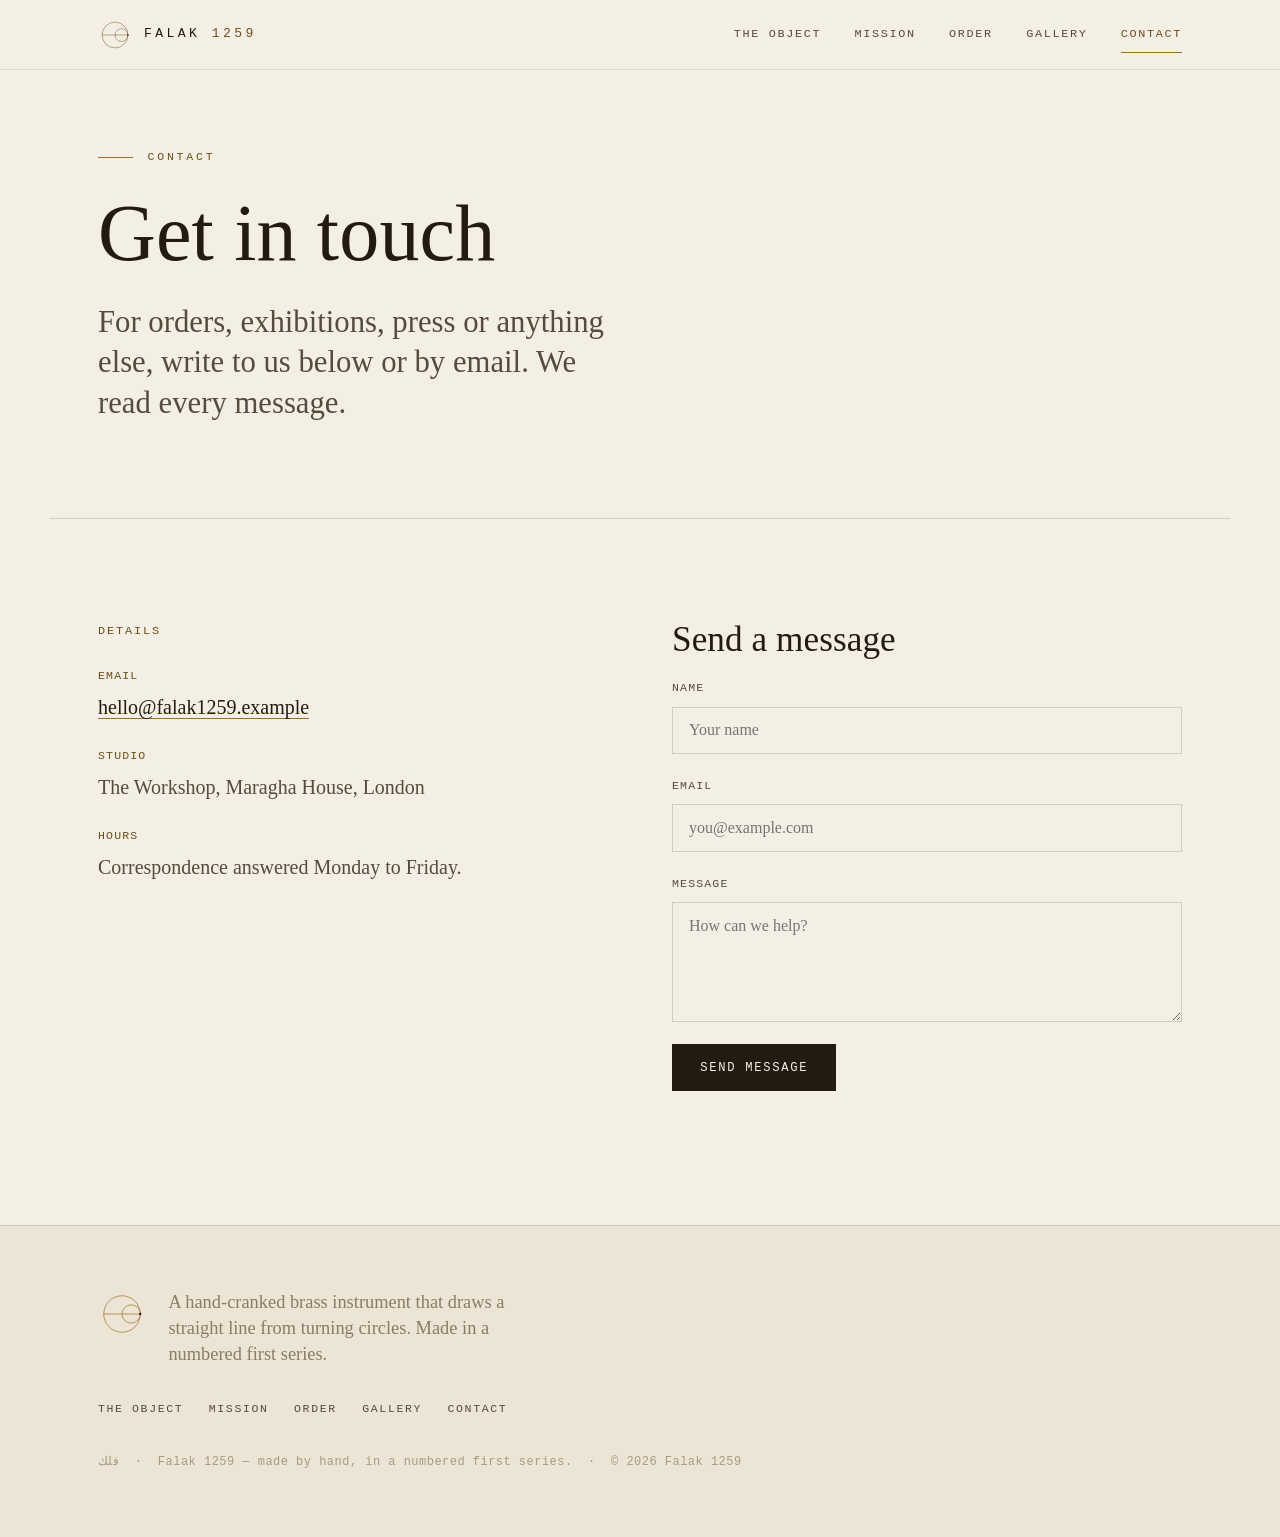
<file: contact.html>
<!DOCTYPE html>
<html lang="en">
<head>
  <meta charset="UTF-8" />
  <meta name="viewport" content="width=device-width, initial-scale=1.0" />
  <meta name="description" content="Contact Falak 1259 — for orders, exhibitions, press or enquiries." />
  <meta name="theme-color" content="#f4efe4" />
  <title>Contact · Falak 1259</title>
  <link rel="stylesheet" href="assets/css/styles.css" />
  <link rel="icon" href="data:image/svg+xml,%3Csvg xmlns='http://www.w3.org/2000/svg' viewBox='0 0 100 100'%3E%3Cg fill='none' stroke='%239a6f28' stroke-width='5'%3E%3Ccircle cx='50' cy='50' r='38'/%3E%3Ccircle cx='69' cy='50' r='19'/%3E%3Cline x1='12' y1='50' x2='88' y2='50'/%3E%3C/g%3E%3C/svg%3E" />
</head>
<body>
  <a class="skip-link" href="#main">Skip to content</a>
  <header class="site-header" data-site-header></header>

  <main id="main">
    <section class="page-head section--tight">
      <div class="wrap">
        <p class="eyebrow" data-content="contact.eyebrow">Contact</p>
        <h1 data-content="contact.title"></h1>
        <p class="lede" data-content="contact.lede" style="max-width:34ch;"></p>
      </div>
    </section>

    <hr class="rule wrap" />

    <section class="section">
      <div class="wrap contact-grid">

        <!-- Details -->
        <div>
          <p class="subhead" data-content="contact.detailsHeading">Details</p>
          <dl class="detail-list">
            <div>
              <dt>Email</dt>
              <dd><a id="c-email" href="#" data-content="contact.email"></a></dd>
            </div>
            <div>
              <dt>Studio</dt>
              <dd data-content="contact.studio"></dd>
            </div>
            <div>
              <dt>Hours</dt>
              <dd data-content="contact.hours"></dd>
            </div>
          </dl>
        </div>

        <!-- Form -->
        <div>
          <h2 style="margin:0 0 1.2rem;font-size:clamp(1.6rem,3vw,2.2rem);" data-content="contact.form.heading">Send a message</h2>
          <form class="form" data-form="contact.form" novalidate>
            <div class="field">
              <label for="c-name" data-content="contact.form.fields.name.label">Name</label>
              <input id="c-name" name="name" type="text" autocomplete="name" required
                     data-content-ph="contact.form.fields.name.placeholder" placeholder="Your name" />
            </div>
            <div class="field">
              <label for="c-email-in" data-content="contact.form.fields.email.label">Email</label>
              <input id="c-email-in" name="email" type="email" autocomplete="email" required
                     data-content-ph="contact.form.fields.email.placeholder" placeholder="you@example.com" />
            </div>
            <div class="field">
              <label for="c-message" data-content="contact.form.fields.message.label">Message</label>
              <textarea id="c-message" name="message" required
                        data-content-ph="contact.form.fields.message.placeholder" placeholder="How can we help?"></textarea>
            </div>
            <div class="form__actions">
              <button class="btn btn--solid" type="submit" data-content="contact.form.submit">Send message</button>
              <p class="form-status" data-form-status role="status" aria-live="polite"></p>
            </div>
          </form>
        </div>

      </div>
    </section>
  </main>

  <footer class="site-footer" data-site-footer></footer>

  <script src="assets/js/content.js"></script>
  <script src="assets/js/render.js" defer></script>
  <script>
    document.addEventListener("DOMContentLoaded", function () {
      var a = document.getElementById("c-email");
      if (a && window.FALAK) { a.setAttribute("href", "mailto:" + window.FALAK.contact.email); }
    });
  </script>
</body>
</html>
</file>
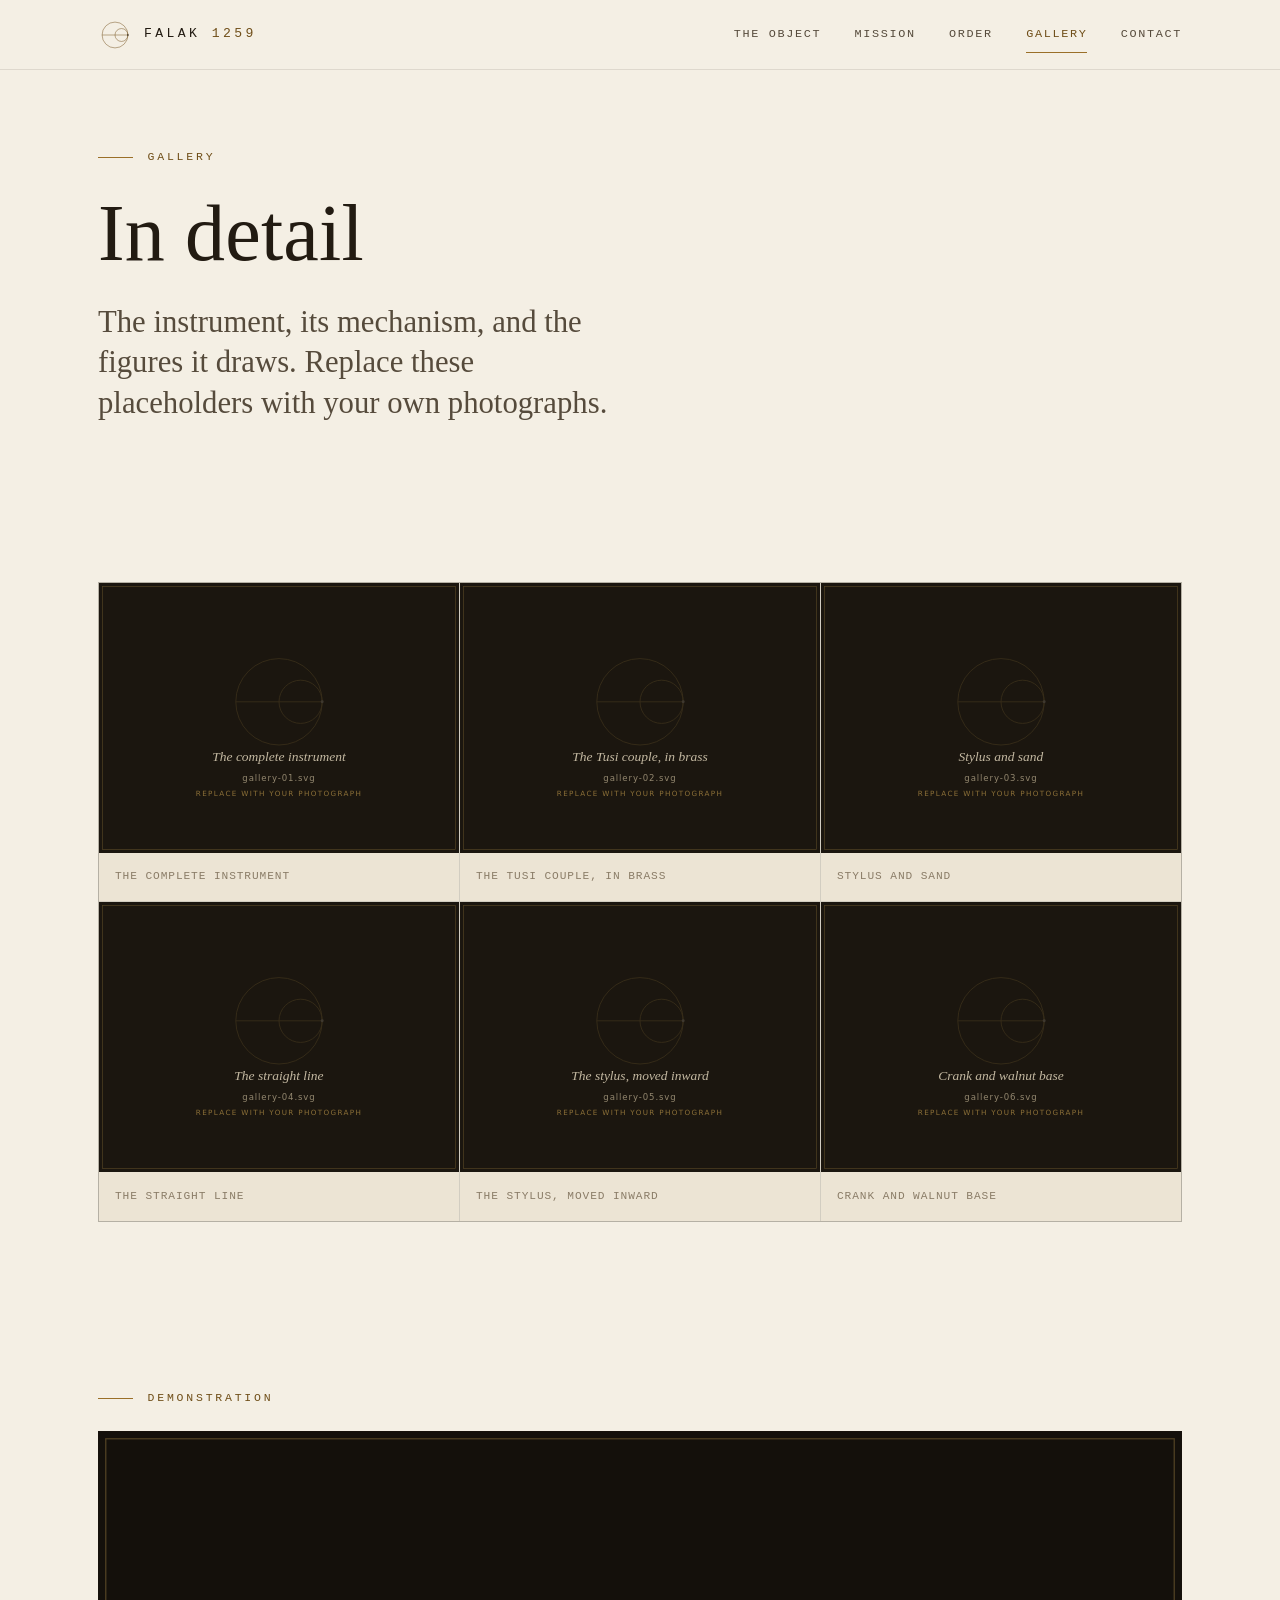
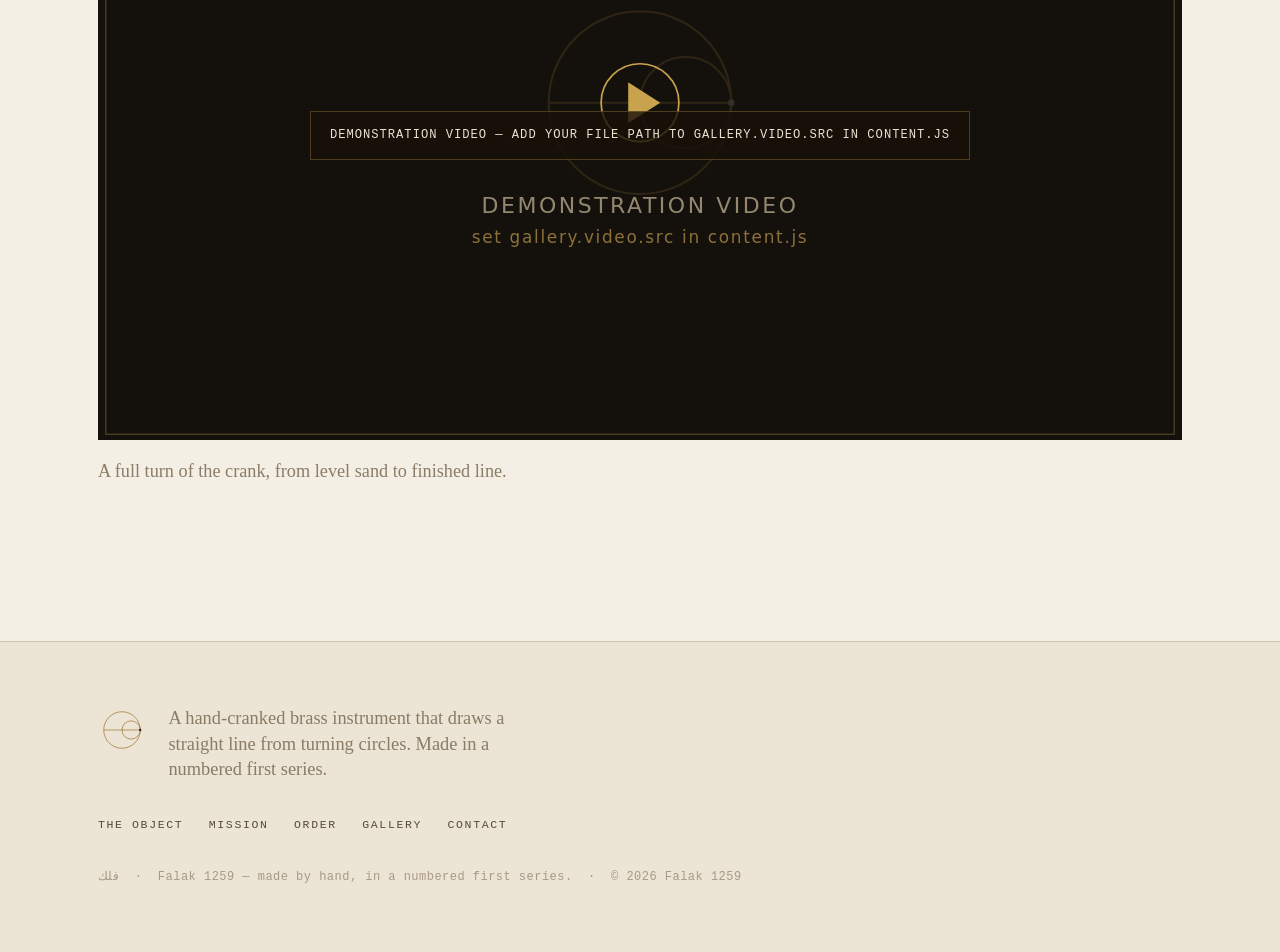
<file: gallery.html>
<!DOCTYPE html>
<html lang="en">
<head>
  <meta charset="UTF-8" />
  <meta name="viewport" content="width=device-width, initial-scale=1.0" />
  <meta name="description" content="Falak 1259 in detail — the instrument, its brass mechanism, and the figures it draws, with a demonstration video." />
  <meta name="theme-color" content="#f4efe4" />
  <title>Gallery · Falak 1259</title>
  <link rel="stylesheet" href="assets/css/styles.css" />
  <link rel="icon" href="data:image/svg+xml,%3Csvg xmlns='http://www.w3.org/2000/svg' viewBox='0 0 100 100'%3E%3Cg fill='none' stroke='%239a6f28' stroke-width='5'%3E%3Ccircle cx='50' cy='50' r='38'/%3E%3Ccircle cx='69' cy='50' r='19'/%3E%3Cline x1='12' y1='50' x2='88' y2='50'/%3E%3C/g%3E%3C/svg%3E" />
</head>
<body>
  <a class="skip-link" href="#main">Skip to content</a>
  <header class="site-header" data-site-header></header>

  <main id="main">
    <section class="page-head section--tight">
      <div class="wrap">
        <p class="eyebrow" data-content="gallery.eyebrow">Gallery</p>
        <h1 data-content="gallery.title"></h1>
        <p class="lede" data-content="gallery.lede" style="max-width:34ch;"></p>
      </div>
    </section>

    <section class="section--tight">
      <div class="wrap">
        <div class="grid-shots" data-build="gallery-grid"></div>
      </div>
    </section>

    <section class="section">
      <div class="wrap">
        <p class="eyebrow" data-content="gallery.videoHeading">Demonstration</p>
        <div data-build="gallery-video"></div>
        <p class="muted" style="margin-top:1rem;" data-content="gallery.video.caption"></p>
      </div>
    </section>
  </main>

  <footer class="site-footer" data-site-footer></footer>

  <script src="assets/js/content.js"></script>
  <script src="assets/js/render.js" defer></script>
</body>
</html>
</file>
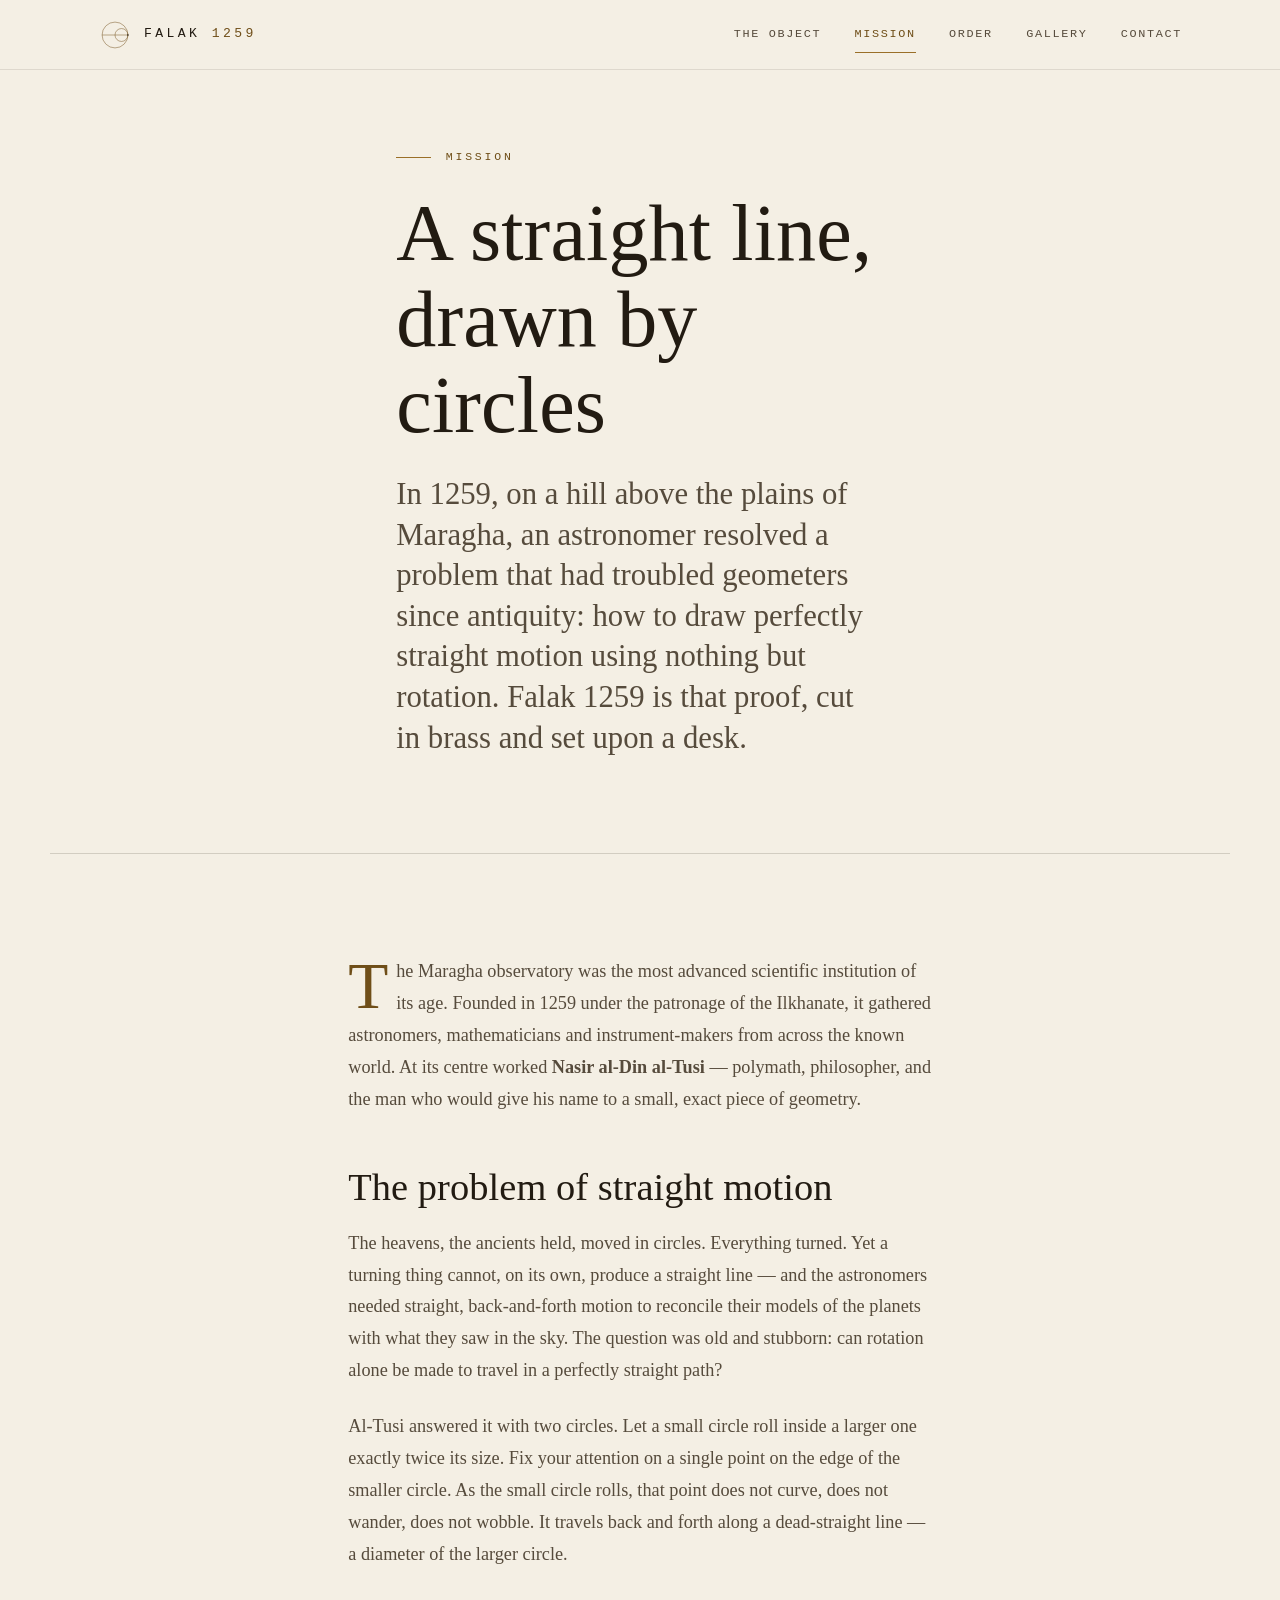
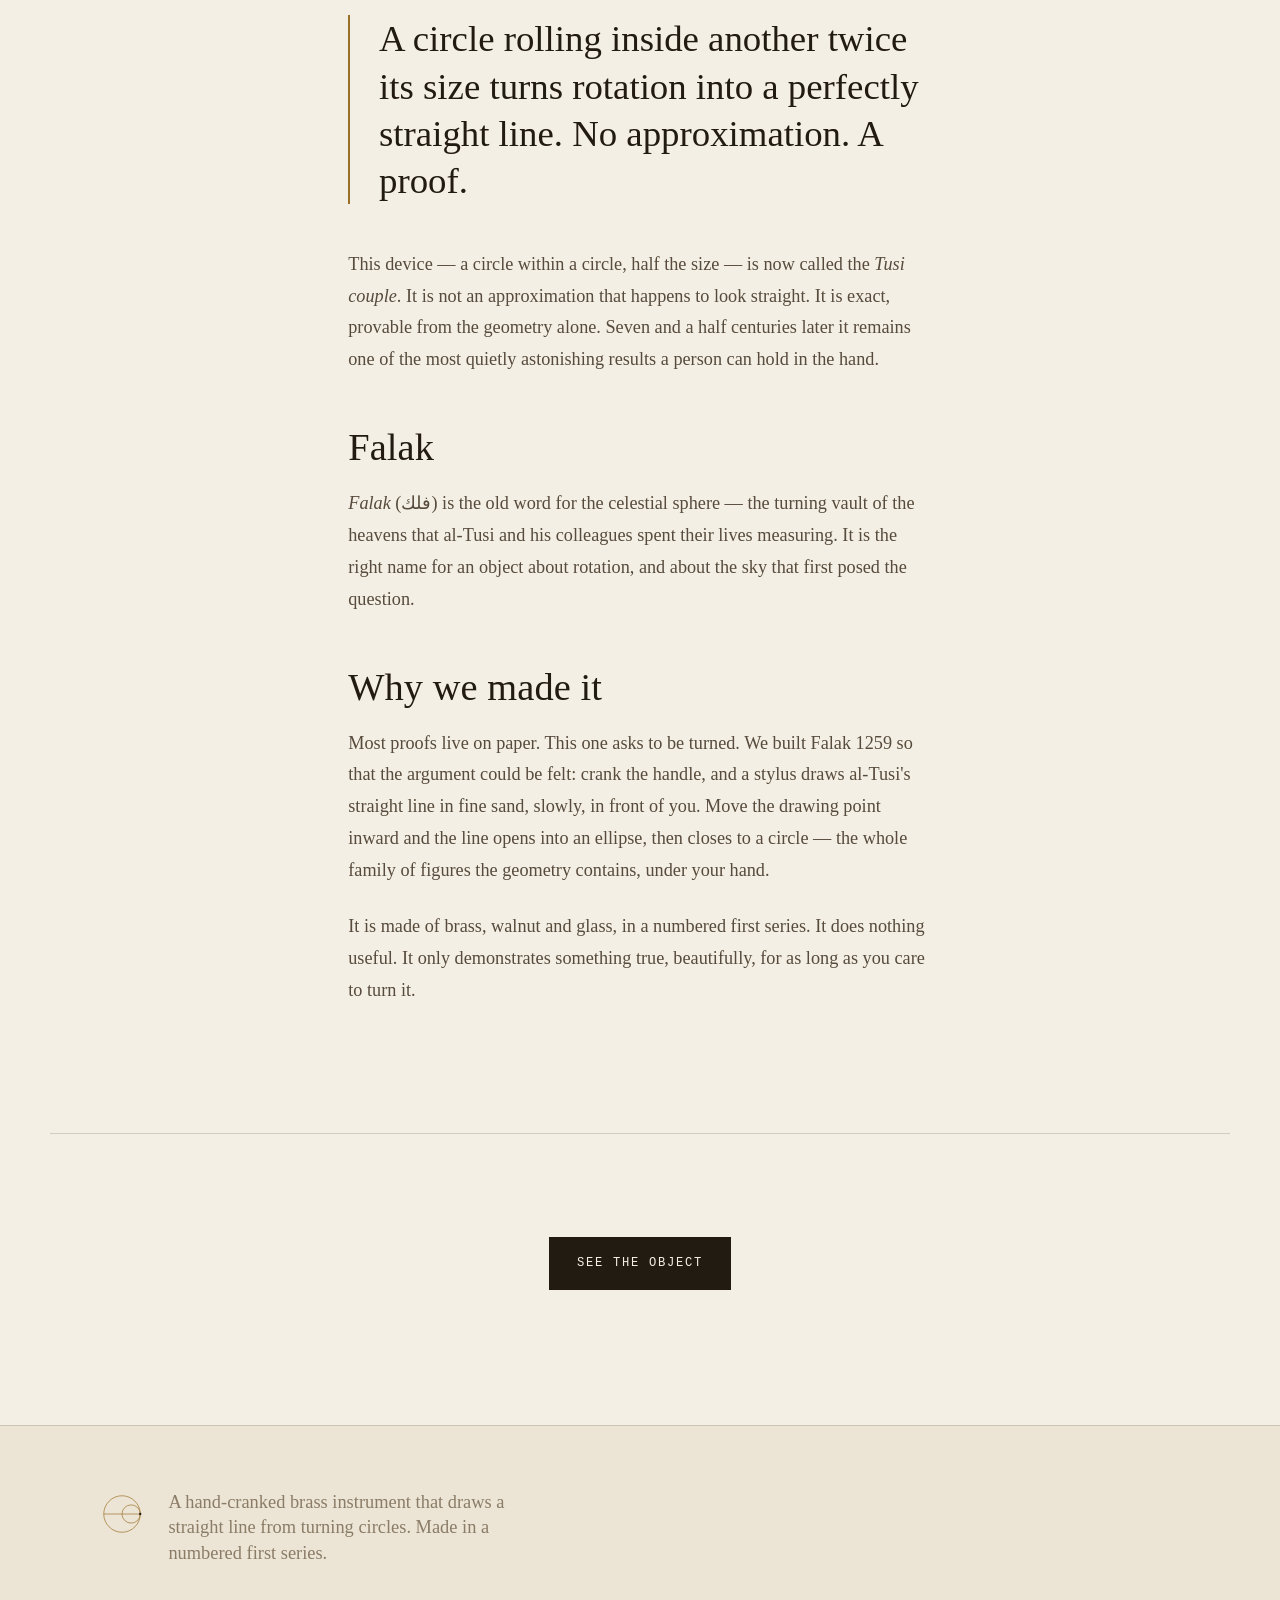
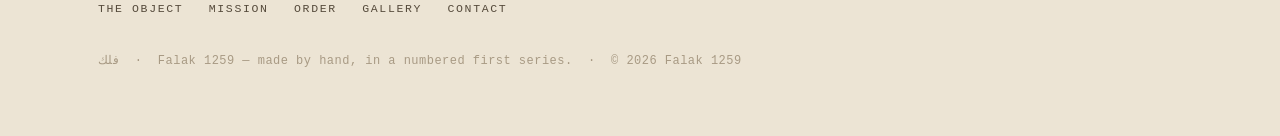
<file: mission.html>
<!DOCTYPE html>
<html lang="en">
<head>
  <meta charset="UTF-8" />
  <meta name="viewport" content="width=device-width, initial-scale=1.0" />
  <meta name="description" content="The philosophy behind Falak 1259 and the story of 1259 — the Maragha observatory, Nasir al-Din al-Tusi, and the geometry of straight motion." />
  <meta name="theme-color" content="#f4efe4" />
  <title>Mission · Falak 1259</title>
  <link rel="stylesheet" href="assets/css/styles.css" />
  <link rel="icon" href="data:image/svg+xml,%3Csvg xmlns='http://www.w3.org/2000/svg' viewBox='0 0 100 100'%3E%3Cg fill='none' stroke='%239a6f28' stroke-width='5'%3E%3Ccircle cx='50' cy='50' r='38'/%3E%3Ccircle cx='69' cy='50' r='19'/%3E%3Cline x1='12' y1='50' x2='88' y2='50'/%3E%3C/g%3E%3C/svg%3E" />
</head>
<body>
  <a class="skip-link" href="#main">Skip to content</a>
  <header class="site-header" data-site-header></header>

  <main id="main">
    <article>
      <header class="page-head section--tight">
        <div class="wrap measure">
          <p class="eyebrow" data-content="mission.eyebrow">Mission</p>
          <h1 data-content="mission.title"></h1>
          <p class="lede" data-content-html="mission.lede" style="max-width:34ch;"></p>
        </div>
      </header>

      <hr class="rule wrap" />

      <!-- Long-form editorial, rendered from mission.body in content.js -->
      <div class="section">
        <div class="wrap">
          <div class="prose" data-build="mission-body"></div>
        </div>
      </div>

      <hr class="rule wrap" />

      <section class="section center">
        <div class="wrap">
          <a class="btn btn--solid" href="index.html">See the object</a>
        </div>
      </section>
    </article>
  </main>

  <footer class="site-footer" data-site-footer></footer>

  <script src="assets/js/content.js"></script>
  <script src="assets/js/render.js" defer></script>
</body>
</html>
</file>
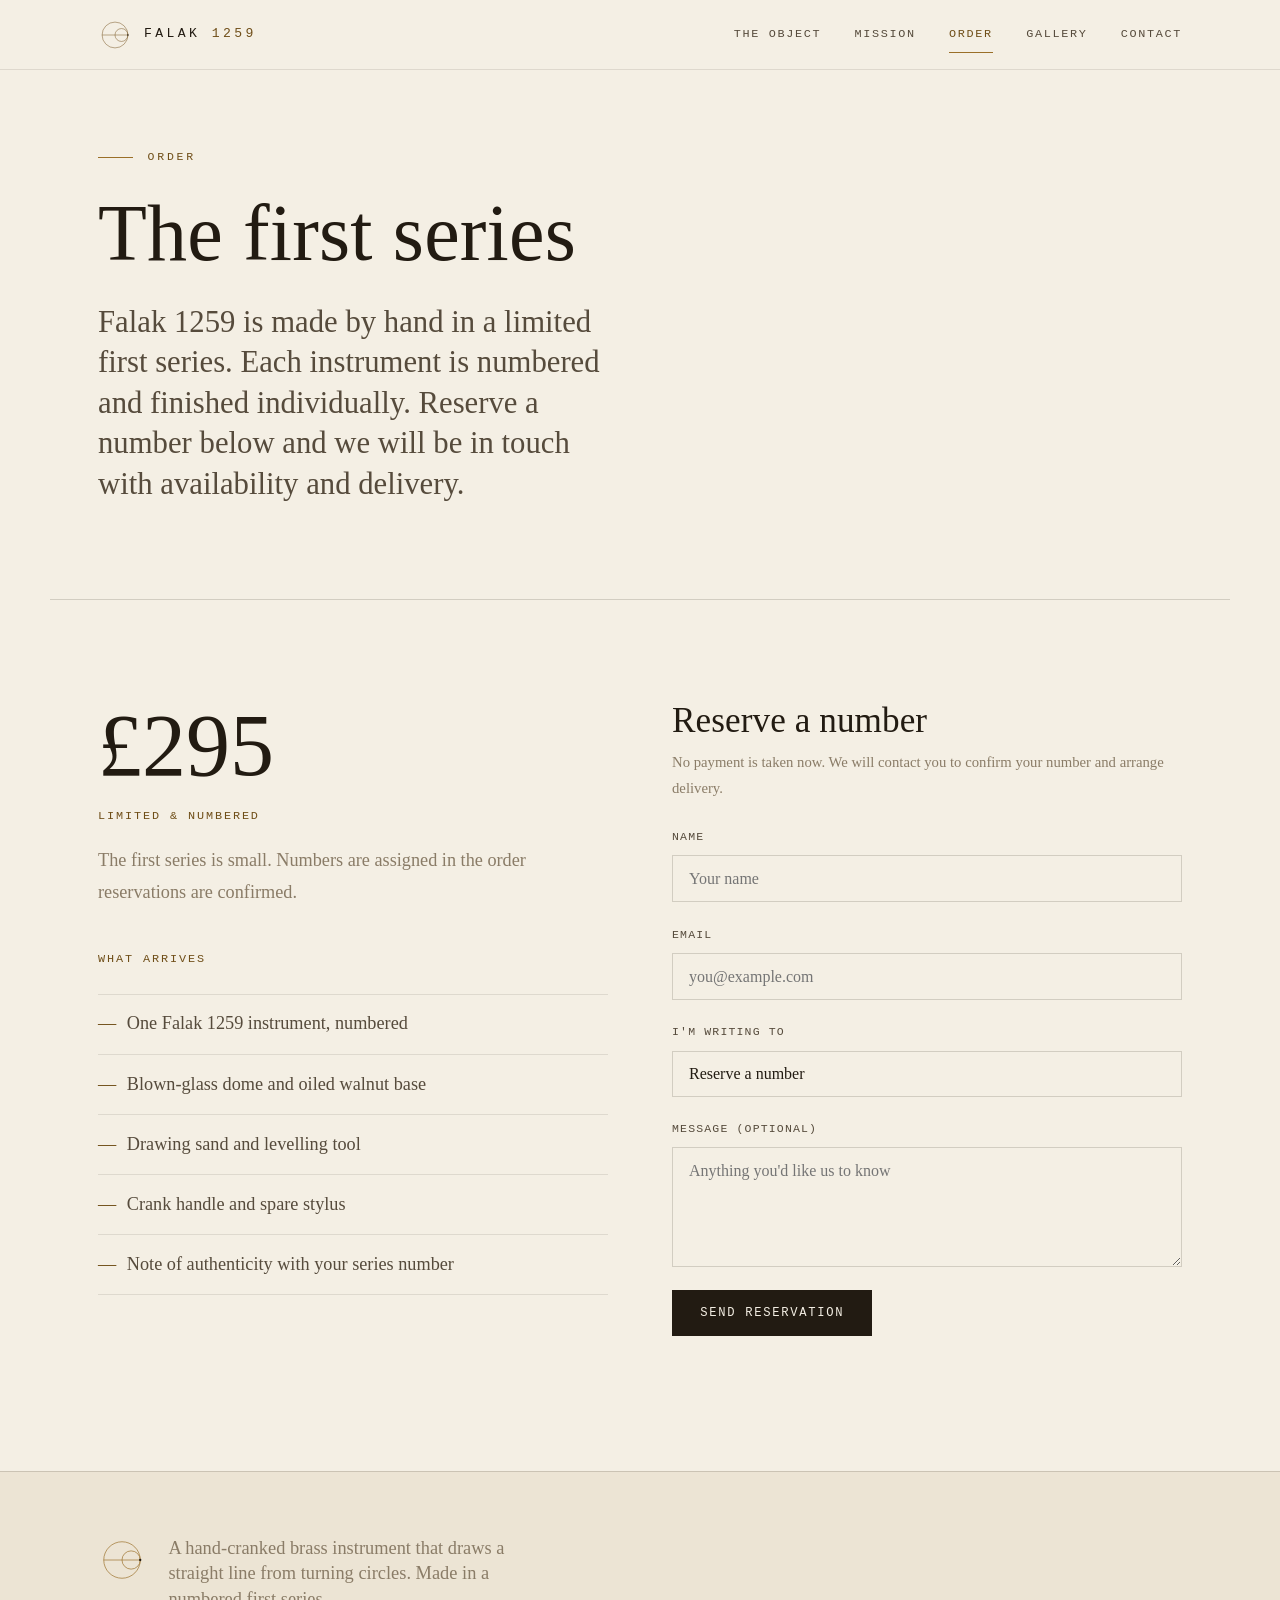
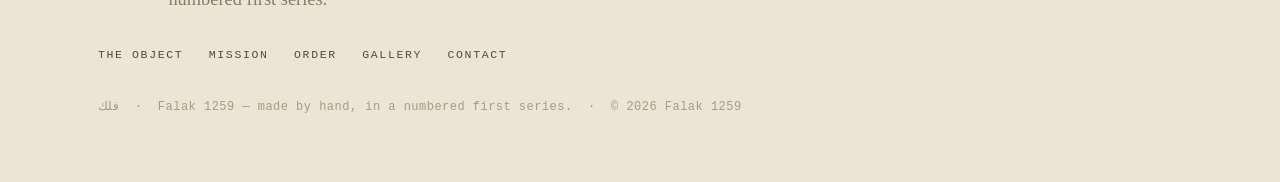
<file: order.html>
<!DOCTYPE html>
<html lang="en">
<head>
  <meta charset="UTF-8" />
  <meta name="viewport" content="width=device-width, initial-scale=1.0" />
  <meta name="description" content="Order Falak 1259 — £295, made by hand in a numbered first series. Reserve a number." />
  <meta name="theme-color" content="#f4efe4" />
  <title>Order · Falak 1259</title>
  <link rel="stylesheet" href="assets/css/styles.css" />
  <link rel="icon" href="data:image/svg+xml,%3Csvg xmlns='http://www.w3.org/2000/svg' viewBox='0 0 100 100'%3E%3Cg fill='none' stroke='%239a6f28' stroke-width='5'%3E%3Ccircle cx='50' cy='50' r='38'/%3E%3Ccircle cx='69' cy='50' r='19'/%3E%3Cline x1='12' y1='50' x2='88' y2='50'/%3E%3C/g%3E%3C/svg%3E" />
</head>
<body>
  <a class="skip-link" href="#main">Skip to content</a>
  <header class="site-header" data-site-header></header>

  <main id="main">
    <section class="page-head section--tight">
      <div class="wrap">
        <p class="eyebrow" data-content="order.eyebrow">Order</p>
        <h1 data-content="order.title"></h1>
        <p class="lede" data-content="order.lede" style="max-width:34ch;"></p>
      </div>
    </section>

    <hr class="rule wrap" />

    <section class="section">
      <div class="wrap order-grid">

        <!-- Left: price, series, contents -->
        <div>
          <p class="price" data-content="order.price">£295</p>
          <p class="subhead" data-content-html="order.seriesHeading">Limited &amp; numbered</p>
          <p class="muted" data-content="order.seriesNote"></p>

          <p class="subhead" style="margin-top:2.5rem;" data-content="order.includedHeading">What arrives</p>
          <ul class="included" data-build="order-included"></ul>
        </div>

        <!-- Right: reservation form -->
        <div>
          <h2 style="margin:0 0 .6rem;font-size:clamp(1.6rem,3vw,2.2rem);" data-content="order.form.heading">Reserve a number</h2>
          <p class="form__note" data-content="order.form.note"></p>

          <form class="form" data-form="order.form" style="margin-top:1.6rem;" novalidate>
            <div class="field">
              <label for="o-name" data-content="order.form.fields.name.label">Name</label>
              <input id="o-name" name="name" type="text" autocomplete="name" required
                     data-content-ph="order.form.fields.name.placeholder" placeholder="Your name" />
            </div>
            <div class="field">
              <label for="o-email" data-content="order.form.fields.email.label">Email</label>
              <input id="o-email" name="email" type="email" autocomplete="email" required
                     data-content-ph="order.form.fields.email.placeholder" placeholder="you@example.com" />
            </div>
            <div class="field">
              <label for="o-intent" data-content="order.form.fields.intent.label">I'm writing to</label>
              <select id="o-intent" name="intent" data-build="order-intents"></select>
            </div>
            <div class="field">
              <label for="o-message" data-content="order.form.fields.message.label">Message (optional)</label>
              <textarea id="o-message" name="message"
                        data-content-ph="order.form.fields.message.placeholder" placeholder="Anything you'd like us to know"></textarea>
            </div>
            <div class="form__actions">
              <button class="btn btn--solid" type="submit" data-content="order.form.submit">Send reservation</button>
              <p class="form-status" data-form-status role="status" aria-live="polite"></p>
            </div>
          </form>
        </div>

      </div>
    </section>
  </main>

  <footer class="site-footer" data-site-footer></footer>

  <script src="assets/js/content.js"></script>
  <script src="assets/js/render.js" defer></script>
</body>
</html>
</file>
<file: assets/css/styles.css>
/* ============================================================================
   FALAK 1259 — styles  ·  "Museum" edition (light)
   A warm-paper, editorial treatment: ivory ground, espresso ink, antique brass,
   a high-contrast display serif, monospace instrument labels. One shared sheet.
   Design tokens live at the top.
   ============================================================================ */

:root {
  /* Warm paper */
  --paper:    #f4efe4;
  --paper-2:  #ece4d4;
  --paper-3:  #e3dac4;

  /* Ink */
  --ink:      #221b12;
  --ink-soft: #564b3c;
  --ink-mute: #8a7c67;
  --ink-faint:#a89a84;

  /* Antique brass (darkened to read on paper) */
  --brass:        #9a6f28;
  --brass-deep:   #6f4e18;
  --brass-bright: #b2863a;

  /* The dark "exhibit" panel the animation sits in */
  --exhibit:      #181109;
  --exhibit-2:    #120c06;
  --exhibit-ink:  #ece2d1;
  --exhibit-brass:#caa24f;

  --line: rgba(34, 27, 18, 0.16);
  --hair: rgba(34, 27, 18, 0.10);

  --font-display: "Didot", "Bodoni MT", "Hoefler Text", "Playfair Display", Garamond, "Times New Roman", serif;
  --font-body:    Georgia, "Times New Roman", "Liberation Serif", serif;
  --font-mono:    ui-monospace, "SF Mono", "Cascadia Code", Menlo, Consolas, "Liberation Mono", monospace;

  --max: 1180px;
  --measure: 64ch;
  --pad: clamp(1.25rem, 4vw, 3rem);
  --ease: cubic-bezier(0.22, 1, 0.36, 1);
}

*, *::before, *::after { box-sizing: border-box; }
html { -webkit-text-size-adjust: 100%; }
body {
  margin: 0;
  background: var(--paper);
  color: var(--ink);
  font-family: var(--font-body);
  font-size: clamp(1.02rem, 0.3vw + 1rem, 1.14rem);
  line-height: 1.75;
  -webkit-font-smoothing: antialiased;
  text-rendering: optimizeLegibility;
}
img { max-width: 100%; height: auto; display: block; }
a { color: inherit; }

@media (prefers-reduced-motion: reduce) {
  *, *::before, *::after { animation-duration: .001ms !important; transition-duration: .001ms !important; }
}

/* ---- skip link ------------------------------------------------------- */
.skip-link {
  position: absolute; left: -9999px; top: 0; z-index: 100;
  background: var(--ink); color: var(--paper);
  padding: .7rem 1.1rem; font-family: var(--font-mono); font-size: .8rem; letter-spacing: .06em;
}
.skip-link:focus { left: 1rem; top: 1rem; }

/* ---- type ------------------------------------------------------------ */
h1, h2, h3 { font-family: var(--font-display); font-weight: 400; line-height: 1.08; letter-spacing: .002em; margin: 0; }
.eyebrow, .kicker {
  font-family: var(--font-mono);
  text-transform: uppercase;
  letter-spacing: .24em;
  font-size: .72rem;
  color: var(--brass-deep);
  margin: 0 0 1.4rem;
  display: flex; align-items: center; gap: .9rem;
}
.eyebrow::before {
  content: ""; width: 2.2rem; height: 1px; background: var(--brass); display: inline-block;
}
.lede {
  font-family: var(--font-display);
  font-size: clamp(1.5rem, 2.4vw, 2.15rem);
  line-height: 1.32;
  color: var(--ink-soft);
  font-weight: 400;
  max-width: 24ch;
}
.rule { height: 1px; background: var(--line); border: 0; margin: 0; }

/* ---- layout ---------------------------------------------------------- */
.wrap { width: 100%; max-width: var(--max); margin-inline: auto; padding-inline: var(--pad); }
.section { padding-block: clamp(3.5rem, 8vw, 7.5rem); }
.section--tight { padding-block: clamp(2.5rem, 5vw, 4rem); }

/* ---- buttons --------------------------------------------------------- */
.btn {
  display: inline-flex; align-items: center; gap: .6rem;
  font-family: var(--font-mono);
  font-size: .76rem; letter-spacing: .14em; text-transform: uppercase;
  padding: .95rem 1.7rem;
  text-decoration: none;
  border: 1px solid var(--ink);
  color: var(--ink);
  background: transparent;
  transition: background .35s var(--ease), color .35s var(--ease), border-color .35s var(--ease);
  cursor: pointer;
}
.btn:hover { background: var(--ink); color: var(--paper); }
.btn--solid { background: var(--ink); color: var(--paper); }
.btn--solid:hover { background: var(--brass-deep); border-color: var(--brass-deep); color: var(--paper); }

a:focus-visible, button:focus-visible, input:focus-visible,
select:focus-visible, textarea:focus-visible, [tabindex]:focus-visible {
  outline: 2px solid var(--brass-deep); outline-offset: 3px;
}

/* ============================================================
   HEADER / NAV
   ============================================================ */
.site-header {
  position: sticky; top: 0; z-index: 40;
  background: color-mix(in srgb, var(--paper) 90%, transparent);
  backdrop-filter: blur(8px);
  border-bottom: 1px solid var(--hair);
}
.site-header__inner {
  max-width: var(--max); margin-inline: auto; padding: 1.1rem var(--pad);
  display: flex; align-items: center; justify-content: space-between; gap: 1rem;
}
.brand { display: inline-flex; align-items: center; gap: .75rem; text-decoration: none; color: var(--ink); }
.brand__mark { color: var(--brass-deep); display: inline-flex; }
.brand .mark { display: block; }
.brand__word { font-family: var(--font-mono); letter-spacing: .26em; font-size: .82rem; text-transform: uppercase; }
.brand__num { color: var(--brass-deep); }

.site-nav { display: flex; align-items: center; gap: clamp(1rem, 2.6vw, 2.4rem); }
.site-nav a {
  font-family: var(--font-mono);
  font-size: .74rem; letter-spacing: .14em; text-transform: uppercase;
  color: var(--ink-soft); text-decoration: none; padding: .3rem 0; position: relative;
  transition: color .3s var(--ease);
}
.site-nav a:hover { color: var(--ink); }
.site-nav a[aria-current="page"] { color: var(--brass-deep); }
.site-nav a[aria-current="page"]::after {
  content: ""; position: absolute; left: 0; right: 0; bottom: -3px; height: 1px; background: var(--brass);
}

.nav-toggle { display: none; flex-direction: column; gap: 5px; background: none; border: 0; cursor: pointer; padding: 8px; }
.nav-toggle span { width: 24px; height: 1px; background: var(--ink); transition: transform .3s var(--ease), opacity .3s; }
.site-header.is-open .nav-toggle span:nth-child(1) { transform: translateY(6px) rotate(45deg); }
.site-header.is-open .nav-toggle span:nth-child(2) { opacity: 0; }
.site-header.is-open .nav-toggle span:nth-child(3) { transform: translateY(-6px) rotate(-45deg); }

@media (max-width: 720px) {
  .nav-toggle { display: flex; }
  .site-nav {
    position: fixed; inset: 62px 0 auto 0; flex-direction: column; align-items: flex-start; gap: 0;
    background: var(--paper-2); border-bottom: 1px solid var(--line);
    padding: .5rem var(--pad) 1.5rem; transform: translateY(-130%); transition: transform .38s var(--ease);
  }
  .site-header.is-open .site-nav { transform: translateY(0); }
  .site-nav a { padding: .95rem 0; width: 100%; border-bottom: 1px solid var(--hair); font-size: .85rem; }
}

/* ============================================================
   FOOTER
   ============================================================ */
.site-footer { border-top: 1px solid var(--line); background: var(--paper-2); margin-top: 2rem; }
.site-footer__inner { max-width: var(--max); margin-inline: auto; padding: clamp(2.5rem,5vw,4rem) var(--pad); display: grid; gap: 2rem; }
.site-footer__brand { display: flex; gap: 1.4rem; align-items: flex-start; max-width: 48ch; }
.footer-mark { color: var(--brass); flex: 0 0 auto; }
.site-footer__blurb { margin: 0; color: var(--ink-mute); font-family: var(--font-display); font-size: 1.15rem; line-height: 1.4; }
.site-footer__nav { display: flex; flex-wrap: wrap; gap: 1.6rem; }
.site-footer__nav a { font-family: var(--font-mono); font-size: .72rem; letter-spacing: .14em; text-transform: uppercase; color: var(--ink-soft); text-decoration: none; transition: color .3s var(--ease); }
.site-footer__nav a:hover { color: var(--brass-deep); }
.site-footer__small { margin: 0; color: var(--ink-faint); font-size: .75rem; font-family: var(--font-mono); letter-spacing: .04em; }

/* ============================================================
   HERO / PAGE HEADS
   ============================================================ */
.page-head { padding-top: clamp(2.5rem, 6vw, 5rem); }
.page-head h1 { font-size: clamp(2.6rem, 7vw, 5rem); max-width: 14ch; margin-bottom: 1.4rem; }
.page-head .lede { margin-top: 1.6rem; }

/* The Object hero — photography led */
.cover { padding-top: clamp(2rem, 5vw, 4rem); }
.cover__grid { display: grid; grid-template-columns: 1fr 1fr; gap: clamp(2rem, 5vw, 4.5rem); align-items: center; }
.cover__title { font-size: clamp(3rem, 8vw, 6rem); line-height: .98; margin: 0 0 1.6rem; }
.cover__lede { margin: 0 0 2.4rem; }
.cover__cta { display: flex; flex-wrap: wrap; gap: 1rem; }
.cover__fig { margin: 0; }
.cover__media {
  border: 1px solid var(--line); background: var(--exhibit);
  padding: 10px; aspect-ratio: 4 / 5; overflow: hidden;
}
.cover__media img { width: 100%; height: 100%; object-fit: cover; }
.cover__cap { font-family: var(--font-mono); font-size: .7rem; letter-spacing: .12em; text-transform: uppercase; color: var(--ink-mute); margin: .9rem 0 0; }
@media (max-width: 860px) {
  .cover__grid { grid-template-columns: 1fr; }
  .cover__fig { order: -1; }
  .cover__media { aspect-ratio: 4 / 3; }
}

/* ============================================================
   STEPS (How it works)
   ============================================================ */
.steps { list-style: none; margin: 0; padding: 0; display: grid; grid-template-columns: 1fr 1fr; gap: 0 clamp(2rem,5vw,4rem); }
@media (max-width: 720px) { .steps { grid-template-columns: 1fr; } }
.step { display: grid; grid-template-columns: auto 1fr; gap: 1.4rem; padding: 1.9rem 0; border-top: 1px solid var(--hair); }
.step__num { font-family: var(--font-mono); font-size: .78rem; letter-spacing: .06em; color: var(--brass-deep); padding-top: .5rem; }
.step__title { margin: 0 0 .45rem; font-size: 1.5rem; }
.step__body p { margin: 0; color: var(--ink-soft); }

/* ============================================================
   SPEC
   ============================================================ */
.spec { display: grid; grid-template-columns: max-content 1fr; margin: 0; }
.spec__label { font-family: var(--font-mono); text-transform: uppercase; letter-spacing: .1em; font-size: .72rem; color: var(--brass-deep); padding: 1.05rem 2.5rem 1.05rem 0; border-top: 1px solid var(--hair); align-self: start; }
.spec__value { padding: 1.05rem 0; border-top: 1px solid var(--hair); color: var(--ink-soft); }
.spec dt:last-of-type, .spec dd:last-of-type { border-bottom: 1px solid var(--hair); }
@media (max-width: 560px) {
  .spec { grid-template-columns: 1fr; }
  .spec__value { padding-top: .2rem; padding-bottom: 1rem; }
  .spec__label { border-top: 1px solid var(--hair); padding-bottom: .2rem; }
  .spec dd:last-of-type { border-bottom: 1px solid var(--hair); }
}

/* ============================================================
   TUSI ANIMATION — shown as a dark "exhibit"
   ============================================================ */
.tusi { display: grid; grid-template-columns: 1.05fr .95fr; gap: clamp(1.5rem,4vw,3.5rem); align-items: center; }
@media (max-width: 860px) { .tusi { grid-template-columns: 1fr; } }
.tusi__stage { background: var(--exhibit); padding: clamp(1rem,3vw,2rem); border: 1px solid var(--line); }
.tusi__svg { width: 100%; height: auto; display: block; }
.tusi-outer  { fill: none; stroke: rgba(202,162,79,0.45); stroke-width: 1; }
.tusi-locus  { fill: none; stroke: var(--exhibit-brass); stroke-width: 1.7; }
.tusi-inner  { fill: none; stroke: rgba(236,226,209,0.18); stroke-width: 1; }
.tusi-arm    { stroke: var(--exhibit-brass); stroke-width: 1; }
.tusi-hub    { fill: var(--exhibit-brass); }
.tusi-point  { fill: #f4ecd8; stroke: var(--exhibit-brass); stroke-width: 1; }

.tusi__panel p { color: var(--ink-soft); }
.tusi__controls { margin-top: 1.6rem; display: grid; gap: 1.1rem; }
.tusi__row { display: flex; align-items: center; gap: 1rem; flex-wrap: wrap; }
.tusi__slider-label { font-family: var(--font-mono); font-size: .72rem; letter-spacing: .1em; text-transform: uppercase; color: var(--brass-deep); display: block; margin-bottom: .6rem; }
input[type="range"].tusi-range { width: 100%; accent-color: var(--brass-deep); background: transparent; }
.tusi__readout { font-family: var(--font-mono); font-size: .78rem; letter-spacing: .04em; color: var(--ink-soft); }
.tusi__readout b { color: var(--brass-deep); font-weight: 700; }
.tusi__equation { font-family: var(--font-mono); font-size: .76rem; letter-spacing: .02em; color: var(--ink-mute); border-top: 1px solid var(--hair); padding-top: 1rem; }
.tusi__play { font-family: var(--font-mono); font-size: .72rem; letter-spacing: .12em; text-transform: uppercase; background: transparent; color: var(--ink); border: 1px solid var(--line); padding: .6rem 1.2rem; cursor: pointer; transition: border-color .3s var(--ease), background .3s var(--ease), color .3s var(--ease); }
.tusi__play:hover { background: var(--ink); color: var(--paper); border-color: var(--ink); }

/* ============================================================
   PROSE (Mission)
   ============================================================ */
.prose { max-width: var(--measure); margin-inline: auto; }
.prose__p { margin: 0 0 1.5rem; color: var(--ink-soft); }
.prose__p:first-of-type::first-letter {
  font-family: var(--font-display); font-size: 3.6em; line-height: .78; float: left; margin: .05em .12em 0 0; color: var(--brass-deep);
}
.prose__h2 { font-size: clamp(1.7rem, 3vw, 2.4rem); margin: 3.2rem 0 1.2rem; color: var(--ink); }
.pull {
  margin: 2.8rem 0; padding: 0 0 0 1.8rem; border-left: 2px solid var(--brass);
  font-family: var(--font-display); font-size: clamp(1.6rem, 3vw, 2.3rem); line-height: 1.28; color: var(--ink); font-style: normal;
}

/* ============================================================
   ORDER
   ============================================================ */
.order-grid { display: grid; grid-template-columns: 1fr 1fr; gap: clamp(2rem,5vw,4.5rem); align-items: start; }
@media (max-width: 860px) { .order-grid { grid-template-columns: 1fr; } }
.price { font-family: var(--font-display); font-size: clamp(3.2rem, 9vw, 5.5rem); color: var(--ink); line-height: 1; margin: 0 0 1rem; }
.included { list-style: none; margin: 1.5rem 0 0; padding: 0; }
.included li { padding: .85rem 0 .85rem 1.8rem; border-top: 1px solid var(--hair); color: var(--ink-soft); position: relative; }
.included li:last-child { border-bottom: 1px solid var(--hair); }
.included li::before { content: "—"; position: absolute; left: 0; color: var(--brass-deep); }
.subhead { font-family: var(--font-mono); text-transform: uppercase; letter-spacing: .16em; font-size: .74rem; color: var(--brass-deep); margin: 0 0 1rem; }

/* ============================================================
   FORMS
   ============================================================ */
.form { display: grid; gap: 1.4rem; }
.field { display: grid; gap: .5rem; }
.field label { font-family: var(--font-mono); font-size: .72rem; letter-spacing: .1em; text-transform: uppercase; color: var(--ink-soft); }
.field input, .field select, .field textarea {
  font-family: var(--font-body); font-size: 1rem; color: var(--ink);
  background: var(--paper); border: 1px solid var(--line); padding: .85rem 1rem; width: 100%;
  transition: border-color .3s var(--ease);
}
.field textarea { min-height: 120px; resize: vertical; }
.field input:focus, .field select:focus, .field textarea:focus { border-color: var(--brass-deep); outline: none; }
.field select { appearance: none; cursor: pointer; }
.form__note { color: var(--ink-mute); font-size: .92rem; margin: 0; }
.form-status { font-family: var(--font-mono); font-size: .82rem; letter-spacing: .02em; min-height: 1.3em; margin: 0; }
.form-status--success { color: var(--brass-deep); }
.form-status--notice  { color: var(--ink-soft); }
.form-status--error   { color: #a8431f; }
.form__actions { display: flex; align-items: center; gap: 1.4rem; flex-wrap: wrap; }

/* ============================================================
   GALLERY
   ============================================================ */
.grid-shots { display: grid; grid-template-columns: repeat(3,1fr); gap: 1px; background: var(--line); border: 1px solid var(--line); }
@media (max-width: 860px) { .grid-shots { grid-template-columns: repeat(2,1fr); } }
@media (max-width: 500px) { .grid-shots { grid-template-columns: 1fr; } }
.shot { margin: 0; background: var(--paper-2); }
.shot img { width: 100%; aspect-ratio: 4/3; object-fit: cover; }
.shot figcaption { font-family: var(--font-mono); font-size: .7rem; letter-spacing: .08em; text-transform: uppercase; color: var(--ink-mute); padding: .9rem 1rem; }
.video, .video--placeholder { width: 100%; aspect-ratio: 16/9; background: var(--exhibit); border: 1px solid var(--line); display: block; }
.video--placeholder { display: grid; place-items: center; background-size: cover; background-position: center; color: var(--exhibit-ink); text-align: center; }
.video--placeholder span { font-family: var(--font-mono); font-size: .76rem; letter-spacing: .08em; text-transform: uppercase; background: color-mix(in srgb, var(--exhibit) 80%, transparent); padding: .8rem 1.2rem; border: 1px solid rgba(202,162,79,0.3); color: var(--exhibit-ink); }

/* ============================================================
   CONTACT
   ============================================================ */
.contact-grid { display: grid; grid-template-columns: 1fr 1fr; gap: clamp(2rem,5vw,4.5rem); align-items: start; }
@media (max-width: 860px) { .contact-grid { grid-template-columns: 1fr; } }
.detail-list { display: grid; gap: 1.3rem; margin: 1.5rem 0 0; }
.detail-list dt { font-family: var(--font-mono); font-size: .72rem; letter-spacing: .1em; text-transform: uppercase; color: var(--brass-deep); margin-bottom: .25rem; }
.detail-list dd { margin: 0; color: var(--ink-soft); font-family: var(--font-display); font-size: 1.25rem; }
.detail-list a { color: var(--ink); text-decoration: none; border-bottom: 1px solid var(--brass); }

/* ---- utility --------------------------------------------------------- */
.sr-only { position: absolute; width: 1px; height: 1px; padding: 0; margin: -1px; overflow: hidden; clip: rect(0 0 0 0); white-space: nowrap; border: 0; }
.measure { max-width: var(--measure); }
.center { text-align: center; }
.muted { color: var(--ink-mute); }
</file>
<file: psyche/psyche.css>
/* ============================================================================
   PSYCHE — styles
   Nocturnal and quiet. A reading room at one in the morning, which is when
   most people go looking for something like this.
   ========================================================================== */

:root {
  --bg:       #0e1017;
  --bg-raise: #161a24;
  --bg-sink:  #0a0c11;

  --blue:        #8fa7c9;
  --blue-bright: #c2d3ea;
  --blue-dim:    #6a809f;
  --blue-line:   rgba(143, 167, 201, 0.22);
  --blue-faint:  rgba(143, 167, 201, 0.08);

  --warm:  #c9a87c;
  --alarm: #d98b7a;

  --ink:       #e6e8ee;
  --ink-soft:  #b9bfcd;
  --ink-mute:  #8b93a5;
  --ink-faint: #626a7c;

  --hair: rgba(230, 232, 238, 0.10);

  --font-head: "Iowan Old Style", "Palatino Linotype", Palatino, "Book Antiqua", Georgia, "Times New Roman", serif;
  --font-body: "Iowan Old Style", "Palatino Linotype", Palatino, Georgia, "Times New Roman", serif;
  --font-label: ui-sans-serif, system-ui, -apple-system, "Segoe UI", Roboto, "Helvetica Neue", Arial, sans-serif;

  --measure: 62ch;
  --pad: clamp(1.15rem, 4vw, 2.25rem);
  --ease: cubic-bezier(0.22, 1, 0.36, 1);
}
*, *::before, *::after { box-sizing: border-box; }
html { -webkit-text-size-adjust: 100%; }

/* Several things here are toggled with the hidden attribute and also carry a
   display rule of their own, which would quietly win. Settle it once.       */
[hidden] { display: none !important; }

body {
  margin: 0;
  background:
    radial-gradient(120% 70% at 50% -10%, #171c28 0%, rgba(23,28,40,0) 60%),
    var(--bg);
  background-attachment: fixed;
  color: var(--ink);
  font-family: var(--font-body);
  font-size: clamp(1.02rem, 0.35vw + 0.98rem, 1.14rem);
  line-height: 1.7;
  -webkit-font-smoothing: antialiased;
  text-rendering: optimizeLegibility;
  display: flex;
  flex-direction: column;
  min-height: 100vh;
}

a { color: var(--blue-bright); text-underline-offset: .18em; }
code {
  font-family: ui-monospace, SFMono-Regular, Menlo, Consolas, monospace;
  font-size: .88em; color: var(--blue-bright);
  background: var(--blue-faint); padding: .08em .35em; border-radius: 3px;
}

.wrap { width: 100%; max-width: 46rem; margin-inline: auto; padding-inline: var(--pad); }
main.wrap { flex: 1 0 auto; padding-block: clamp(2rem, 6vw, 3.75rem) 4rem; }

@media (prefers-reduced-motion: reduce) {
  *, *::before, *::after { animation-duration: .001ms !important; transition-duration: .001ms !important; }
}

/* ---- skip link --------------------------------------------------------- */
.skip-link {
  position: absolute; left: -9999px; top: 0; z-index: 100;
  background: var(--bg-raise); color: var(--blue-bright);
  padding: .7rem 1.1rem; border: 1px solid var(--blue-line);
  font-family: var(--font-label); letter-spacing: .06em; font-size: .85rem;
}
.skip-link:focus { left: 1rem; top: 1rem; }

/* ---- masthead ---------------------------------------------------------- */
.masthead { border-bottom: 1px solid var(--hair); background: var(--bg-sink); }
.masthead__in { display: flex; align-items: center; justify-content: space-between; gap: 1rem; padding-block: .85rem; }
.mark {
  display: inline-flex; align-items: center; gap: .55rem;
  color: var(--blue); text-decoration: none;
  font-family: var(--font-label); letter-spacing: .22em; text-transform: uppercase; font-size: .78rem;
}
.mark span { color: var(--ink); }
.masthead__nav { display: flex; gap: .35rem; }

.linkbtn {
  background: none; border: 1px solid transparent; color: var(--ink-mute);
  font-family: var(--font-label); font-size: .78rem; letter-spacing: .1em; text-transform: uppercase;
  padding: .45rem .7rem; cursor: pointer; border-radius: 2px;
}
.linkbtn:hover { color: var(--ink); }
.linkbtn .count {
  display: inline-block; min-width: 1.35em; margin-left: .2em; padding: 0 .25em;
  background: var(--blue-faint); border: 1px solid var(--blue-line);
  border-radius: 999px; color: var(--blue-bright); font-size: .92em;
}

/* ---- typography -------------------------------------------------------- */
h1, h2, h3 { font-family: var(--font-head); font-weight: 500; line-height: 1.16; letter-spacing: .005em; }
h1 { font-size: clamp(1.7rem, 3.2vw + 1rem, 2.5rem); margin: 0 0 1.1rem; max-width: var(--measure); }
h1:focus-visible, h1:focus { outline: none; }
h2 { font-size: clamp(1.22rem, 1vw + 1rem, 1.5rem); margin: 2.6rem 0 .7rem; }
h3 { font-size: 1.1rem; margin: 0 0 .4rem; }
p { max-width: var(--measure); }

.lede { font-size: clamp(1.08rem, .5vw + 1rem, 1.25rem); color: var(--ink-soft); line-height: 1.6; }
.eyebrow {
  font-family: var(--font-label); text-transform: uppercase; letter-spacing: .26em;
  font-size: .72rem; color: var(--blue); margin: 0 0 1rem;
}
.note { color: var(--ink-mute); font-size: .95rem; line-height: 1.6; }
.fineprint { color: var(--ink-faint); font-size: .86rem; margin-top: 3rem; border-top: 1px solid var(--hair); padding-top: 1.2rem; }

/* ---- steps ------------------------------------------------------------- */
.step[hidden] { display: none; }
.step { animation: rise .38s var(--ease) both; }
@keyframes rise { from { opacity: 0; transform: translateY(6px); } to { opacity: 1; transform: none; } }

/* ---- form -------------------------------------------------------------- */
.field { display: block; margin: 2rem 0 .6rem; }
.field__label {
  display: block; font-family: var(--font-label); font-size: .78rem;
  letter-spacing: .16em; text-transform: uppercase; color: var(--blue); margin-bottom: .45rem;
}
.field__hint { display: block; color: var(--ink-mute); font-size: .92rem; line-height: 1.55; margin-bottom: .7rem; max-width: var(--measure); }

textarea, input[type="text"] {
  width: 100%; background: var(--bg-sink); color: var(--ink);
  border: 1px solid var(--blue-line); border-radius: 3px;
  font-family: var(--font-body); font-size: 1rem; line-height: 1.65;
  padding: .85rem 1rem; resize: vertical;
}
textarea::placeholder, input::placeholder { color: var(--ink-faint); }
textarea:focus, input:focus { outline: 2px solid var(--blue); outline-offset: 1px; border-color: transparent; }

.err { color: var(--alarm); font-size: .9rem; margin: .3rem 0 0; }

/* ---- buttons ----------------------------------------------------------- */
.actions { display: flex; flex-wrap: wrap; gap: .6rem; margin-top: 1.4rem; align-items: center; }
.actions--foot { margin-top: 2.8rem; border-top: 1px solid var(--hair); padding-top: 1.4rem; }

.btn {
  font-family: var(--font-label); font-size: .82rem; letter-spacing: .1em; text-transform: uppercase;
  padding: .72rem 1.15rem; border: 1px solid var(--blue-line); border-radius: 2px;
  background: transparent; color: var(--ink); cursor: pointer;
  transition: background .18s var(--ease), border-color .18s var(--ease), color .18s var(--ease);
}
.btn:hover { border-color: var(--blue); background: var(--blue-faint); }
.btn--solid { background: var(--blue); border-color: var(--blue); color: #0c1119; font-weight: 600; }
.btn--solid:hover { background: var(--blue-bright); border-color: var(--blue-bright); }
.btn--quiet { border-color: transparent; color: var(--ink-mute); padding-inline: .4rem; }
.btn--quiet:hover { color: var(--ink); background: transparent; border-color: transparent; text-decoration: underline; }
.btn--danger:hover { color: var(--alarm); }
.btn:focus-visible, .linkbtn:focus-visible, summary:focus-visible, .opt:focus-visible {
  outline: 2px solid var(--blue); outline-offset: 2px;
}

/* ---- questions --------------------------------------------------------- */
.progress {
  font-family: var(--font-label); font-size: .74rem; letter-spacing: .2em;
  text-transform: uppercase; color: var(--ink-faint); margin: 0 0 .5rem;
}
.progress__bar { height: 2px; background: var(--hair); margin-bottom: 2.2rem; }
.progress__bar i { display: block; height: 100%; background: var(--blue); width: 0; transition: width .4s var(--ease); }

h1.q { font-size: clamp(1.5rem, 2.4vw + 1rem, 2.05rem); line-height: 1.25; }

.why { margin: -.2rem 0 1.8rem; max-width: var(--measure); }
.why summary {
  cursor: pointer; color: var(--ink-faint); font-family: var(--font-label);
  font-size: .76rem; letter-spacing: .12em; text-transform: uppercase; list-style: none;
}
.why summary::-webkit-details-marker { display: none; }
.why summary::before { content: "＋ "; color: var(--blue); }
.why[open] summary::before { content: "− "; }
.why summary:hover { color: var(--ink-soft); }
.why p {
  margin: .7rem 0 0; padding-left: 1rem; border-left: 1px solid var(--blue-line);
  color: var(--ink-mute); font-size: .95rem; line-height: 1.6;
}

.options { display: grid; gap: .5rem; }
.opt {
  display: block; width: 100%; text-align: left;
  background: var(--bg-raise); border: 1px solid var(--hair); border-left: 2px solid transparent;
  color: var(--ink); font-family: var(--font-body); font-size: 1.02rem; line-height: 1.5;
  padding: .95rem 1.1rem; border-radius: 3px; cursor: pointer;
  transition: border-color .16s var(--ease), background .16s var(--ease), transform .16s var(--ease);
}
.opt:hover { background: #1a1f2b; border-left-color: var(--blue); transform: translateX(2px); }
.opt[aria-pressed="true"] { border-left-color: var(--blue); background: #1c2231; }

/* ---- the reading ------------------------------------------------------- */
.core {
  font-size: clamp(1.4rem, 1.9vw + 1rem, 1.95rem); line-height: 1.38;
  color: var(--ink); margin-bottom: 1.6rem; max-width: var(--measure);
}
.thin {
  color: var(--warm); font-size: .95rem; border-left: 2px solid var(--warm);
  padding-left: 1rem; margin: 0 0 2rem;
}
.block { margin-top: 3.2rem; }
.block h2 { margin-top: 0; }

.readings { display: grid; gap: 1.1rem; margin-top: 1.6rem; }
.reading {
  background: var(--bg-raise); border: 1px solid var(--hair);
  border-radius: 4px; padding: 1.35rem 1.4rem 1.5rem;
}
.reading--lead { border-color: var(--blue-line); }
.reading__head { display: flex; flex-wrap: wrap; align-items: baseline; gap: .5rem 1rem; margin-bottom: .2rem; }
.reading h3 { margin: 0; }
.reading__short {
  font-family: var(--font-label); font-size: .7rem; letter-spacing: .18em;
  text-transform: uppercase; color: var(--ink-faint);
}
.gauge { display: flex; align-items: center; gap: .55rem; margin: .8rem 0 1rem; }
.gauge__bar { flex: 0 0 84px; height: 3px; background: var(--hair); border-radius: 2px; overflow: hidden; }
.gauge__bar i { display: block; height: 100%; background: var(--blue); }
.gauge__label {
  font-family: var(--font-label); font-size: .7rem; letter-spacing: .16em;
  text-transform: uppercase; color: var(--blue);
}
.reading--faint .gauge__bar i { background: var(--ink-faint); }
.reading--faint .gauge__label { color: var(--ink-faint); }

.reading p { color: var(--ink-soft); margin: 0 0 1rem; }
.evidence { margin: 0; padding: 0; list-style: none; border-top: 1px solid var(--hair); padding-top: 1rem; }
.evidence > li { margin: 0 0 .7rem; font-size: .95rem; line-height: 1.55; color: var(--ink-soft); }
.evidence > li::before { content: "— "; color: var(--blue-dim); }
.evidence q { color: var(--ink-mute); font-style: italic; quotes: "“" "”"; }
.evidence .src { color: var(--ink-faint); font-family: var(--font-label); font-size: .74rem; letter-spacing: .08em; text-transform: uppercase; }
.reading__q {
  margin: 1.2rem 0 0; padding: .9rem 1rem; background: var(--bg-sink);
  border-left: 2px solid var(--blue); color: var(--ink) !important;
  font-size: 1.02rem; line-height: 1.5;
}
.reading__q b {
  display: block; font-family: var(--font-label); font-weight: 500; font-size: .68rem;
  letter-spacing: .18em; text-transform: uppercase; color: var(--ink-faint); margin-bottom: .3rem;
}

/* ---- the protocol ------------------------------------------------------ */
.protocol { margin-top: 1.6rem; display: grid; gap: 1.6rem; }
.phase { border-top: 1px solid var(--hair); padding-top: 1.2rem; }
.phase__when {
  font-family: var(--font-label); font-size: .72rem; letter-spacing: .2em;
  text-transform: uppercase; color: var(--blue); margin: 0 0 .1rem;
}
.phase__what { font-family: var(--font-head); font-size: 1.2rem; margin: 0 0 .9rem; color: var(--ink); }
.phase ol, .phase ul { margin: 0; padding-left: 1.3rem; }
.phase li { margin-bottom: .75rem; color: var(--ink-soft); line-height: 1.62; }
.phase li::marker { color: var(--blue-dim); }
.practice {
  background: var(--bg-raise); border: 1px solid var(--hair); border-radius: 4px;
  padding: 1.15rem 1.3rem 1.25rem; margin-bottom: 1rem;
}
.practice h4 {
  margin: 0 0 .8rem; font-family: var(--font-head); font-weight: 500;
  font-size: 1.08rem; color: var(--ink);
}
.phase--limits li { color: var(--ink-mute); font-size: .95rem; }

.saved { color: var(--blue); font-size: .9rem; min-height: 1.4em; margin-top: .8rem; }

/* ---- risk -------------------------------------------------------------- */
.riskslot[hidden] { display: none; }
.risk {
  border: 1px solid rgba(217, 139, 122, .45); border-left-width: 3px;
  background: rgba(217, 139, 122, .07); border-radius: 4px;
  padding: 1.15rem 1.3rem; margin: 2rem 0;
}
.risk h2, .risk h3 { margin: 0 0 .6rem; font-size: 1.12rem; color: var(--alarm); }
.risk p, .risk li { color: var(--ink-soft); font-size: .97rem; line-height: 1.6; }
.risk ul { margin: .7rem 0 0; padding-left: 1.2rem; }
.risk li { margin-bottom: .4rem; }
.risk li::marker { color: var(--alarm); }
.risk--static { margin-top: 1.2rem; }

/* ---- journal ----------------------------------------------------------- */
.journal { margin-top: 2rem; display: grid; gap: .8rem; }
.entry {
  background: var(--bg-raise); border: 1px solid var(--hair); border-radius: 4px;
  padding: 1.1rem 1.2rem;
}
.entry__meta {
  display: flex; flex-wrap: wrap; gap: .5rem 1rem; align-items: baseline;
  font-family: var(--font-label); font-size: .72rem; letter-spacing: .12em;
  text-transform: uppercase; color: var(--ink-faint); margin-bottom: .5rem;
}
.entry__meta b { color: var(--blue); font-weight: 500; }
.entry__core { margin: 0 0 .6rem; color: var(--ink); }
.entry__excerpt { margin: 0 0 .8rem; color: var(--ink-mute); font-size: .93rem; }
.entry__acts { display: flex; gap: .4rem; flex-wrap: wrap; }
.empty { color: var(--ink-faint); border: 1px dashed var(--hair); border-radius: 4px; padding: 2rem 1.2rem; text-align: center; }

/* ---- foot -------------------------------------------------------------- */
.foot { border-top: 1px solid var(--hair); background: var(--bg-sink); padding-block: 1.4rem; flex-shrink: 0; }
.foot p { margin: 0; color: var(--ink-faint); font-family: var(--font-label); font-size: .76rem; letter-spacing: .08em; }
</file>
